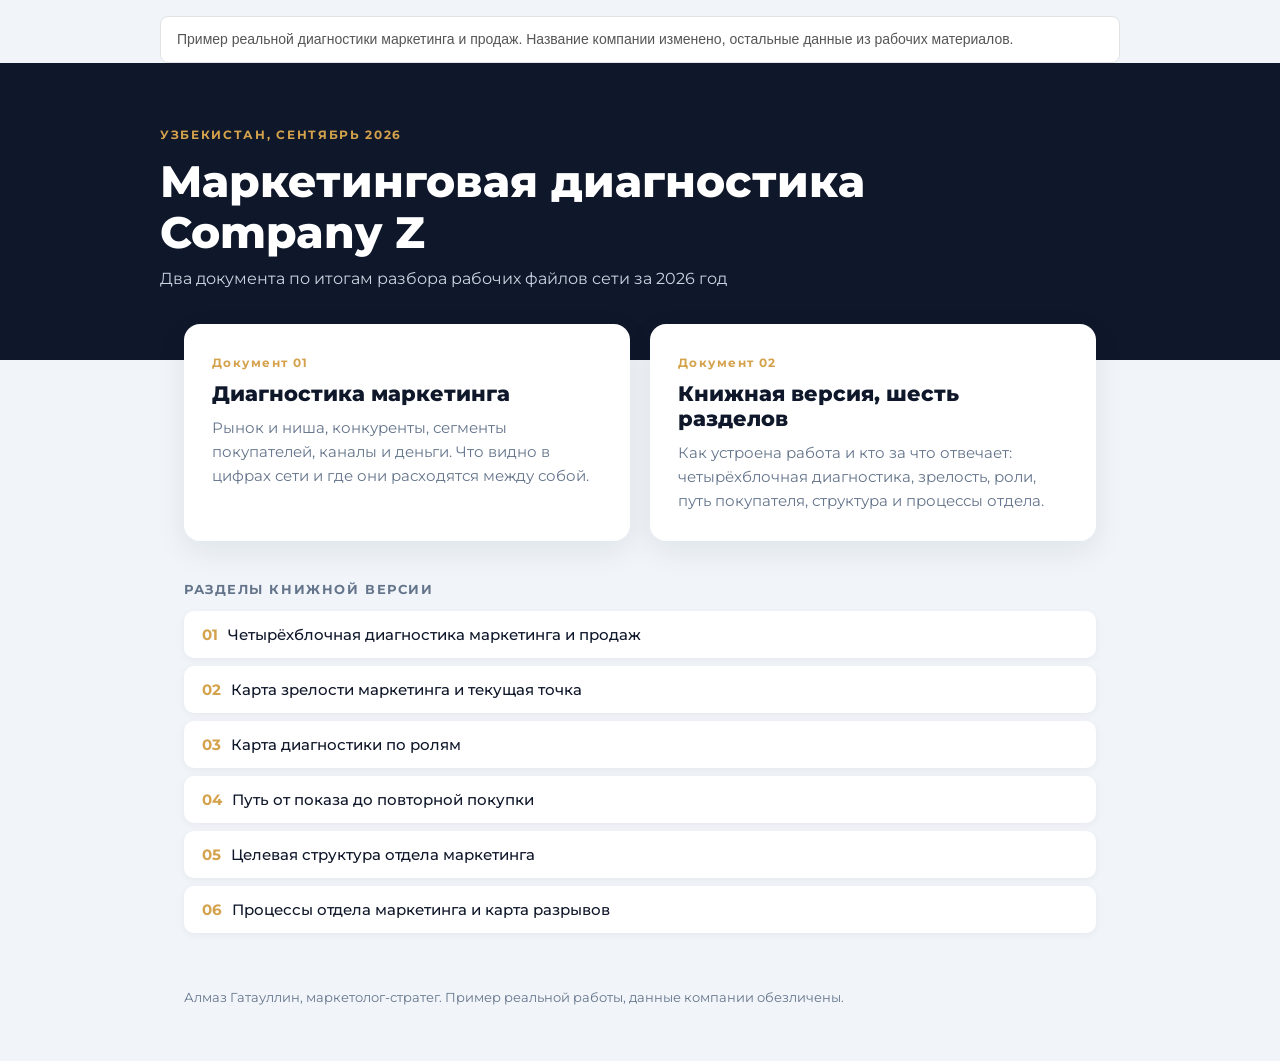
<file: index.html>
<!DOCTYPE html>
<html lang="ru">
<head>
<meta charset="utf-8">
<meta name="viewport" content="width=device-width, initial-scale=1">
<meta name="robots" content="noindex, nofollow">
<title>Маркетинговая диагностика: Company Z</title>
<link rel="preconnect" href="https://fonts.googleapis.com">
<link href="https://fonts.googleapis.com/css2?family=Montserrat:wght@400;500;600;700;800;900&display=swap" rel="stylesheet">
<style>
  :root { --bg:#0f172a; --card:#ffffff; --text:#0f172a; --muted:#64748b; --accent:#d4a24c; }
  * { box-sizing:border-box; }
  body { margin:0; font-family:'Montserrat',system-ui,sans-serif; background:#f1f5f9; color:var(--text); }
  .hero { background:var(--bg); color:#fff; padding:64px 24px 72px; }
  .wrap { max-width:960px; margin:0 auto; }
  .eyebrow { font-size:12px; letter-spacing:.14em; text-transform:uppercase; color:var(--accent); font-weight:700; margin:0 0 14px; }
  h1 { font-size:clamp(28px,4vw,44px); line-height:1.15; margin:0 0 12px; font-weight:800; }
  .sub { color:#cbd5e1; font-size:16px; margin:0; }
  .cards { max-width:960px; margin:-36px auto 40px; padding:0 24px; display:grid; gap:20px; grid-template-columns:repeat(auto-fit,minmax(300px,1fr)); }
  .card { background:var(--card); border-radius:16px; padding:28px; text-decoration:none; color:inherit; box-shadow:0 10px 30px rgba(15,23,42,.08); display:block; transition:transform .15s ease, box-shadow .15s ease; }
  .card:hover { transform:translateY(-3px); box-shadow:0 16px 40px rgba(15,23,42,.14); }
  .num { font-size:12px; font-weight:700; color:var(--accent); letter-spacing:.12em; }
  .card h2 { font-size:21px; margin:10px 0 10px; font-weight:800; }
  .card p { margin:0; color:var(--muted); font-size:15px; line-height:1.6; }
  .toc { max-width:960px; margin:0 auto 56px; padding:0 24px; }
  .toc h3 { font-size:13px; letter-spacing:.12em; text-transform:uppercase; color:var(--muted); font-weight:700; margin:0 0 14px; }
  .toc ol { margin:0; padding:0; list-style:none; display:grid; gap:8px; }
  .toc a { display:block; background:#fff; border-radius:10px; padding:14px 18px; text-decoration:none; color:var(--text); font-size:15px; font-weight:500; box-shadow:0 2px 8px rgba(15,23,42,.05); }
  .toc a:hover { box-shadow:0 6px 18px rgba(15,23,42,.10); }
  .toc b { color:var(--accent); margin-right:10px; font-weight:700; }
  footer { max-width:960px; margin:0 auto 56px; padding:0 24px; color:var(--muted); font-size:13px; }
</style>
</head>
<body><div style="padding:16px 16px 0"><div style="max-width:960px;margin:0 auto;padding:12px 16px;border:1px solid #e2e2e2;border-radius:8px;background:#fff;color:#555;font:14px/1.5 -apple-system,BlinkMacSystemFont,sans-serif">Пример реальной диагностики маркетинга и продаж. Название компании изменено, остальные данные из рабочих материалов.</div></div>
  <section class="hero">
    <div class="wrap">
      <p class="eyebrow">Узбекистан, сентябрь 2026</p>
      <h1>Маркетинговая диагностика<br>Company Z</h1>
      <p class="sub">Два документа по итогам разбора рабочих файлов сети за 2026 год</p>
    </div>
  </section>
  <div class="cards">
    <a class="card" href="diagnostika.html">
      <span class="num">Документ 01</span>
      <h2>Диагностика маркетинга</h2>
      <p>Рынок и ниша, конкуренты, сегменты покупателей, каналы и деньги. Что видно в цифрах сети и где они расходятся между собой.</p>
    </a>
    <a class="card" href="kniga/">
      <span class="num">Документ 02</span>
      <h2>Книжная версия, шесть разделов</h2>
      <p>Как устроена работа и кто за что отвечает: четырёхблочная диагностика, зрелость, роли, путь покупателя, структура и процессы отдела.</p>
    </a>
  </div>
  <div class="toc">
    <h3>Разделы книжной версии</h3>
    <ol>
      <li><a href="kniga/02.html"><b>01</b>Четырёхблочная диагностика маркетинга и продаж</a></li>
      <li><a href="kniga/03.html"><b>02</b>Карта зрелости маркетинга и текущая точка</a></li>
      <li><a href="kniga/04.html"><b>03</b>Карта диагностики по ролям</a></li>
      <li><a href="kniga/06.html"><b>04</b>Путь от показа до повторной покупки</a></li>
      <li><a href="kniga/07.html"><b>05</b>Целевая структура отдела маркетинга</a></li>
      <li><a href="kniga/08.html"><b>06</b>Процессы отдела маркетинга и карта разрывов</a></li>
    </ol>
  </div>
  <footer>Алмаз Гатауллин, маркетолог-стратег. Пример реальной работы, данные компании обезличены.</footer>
</body>
</html>
</file>
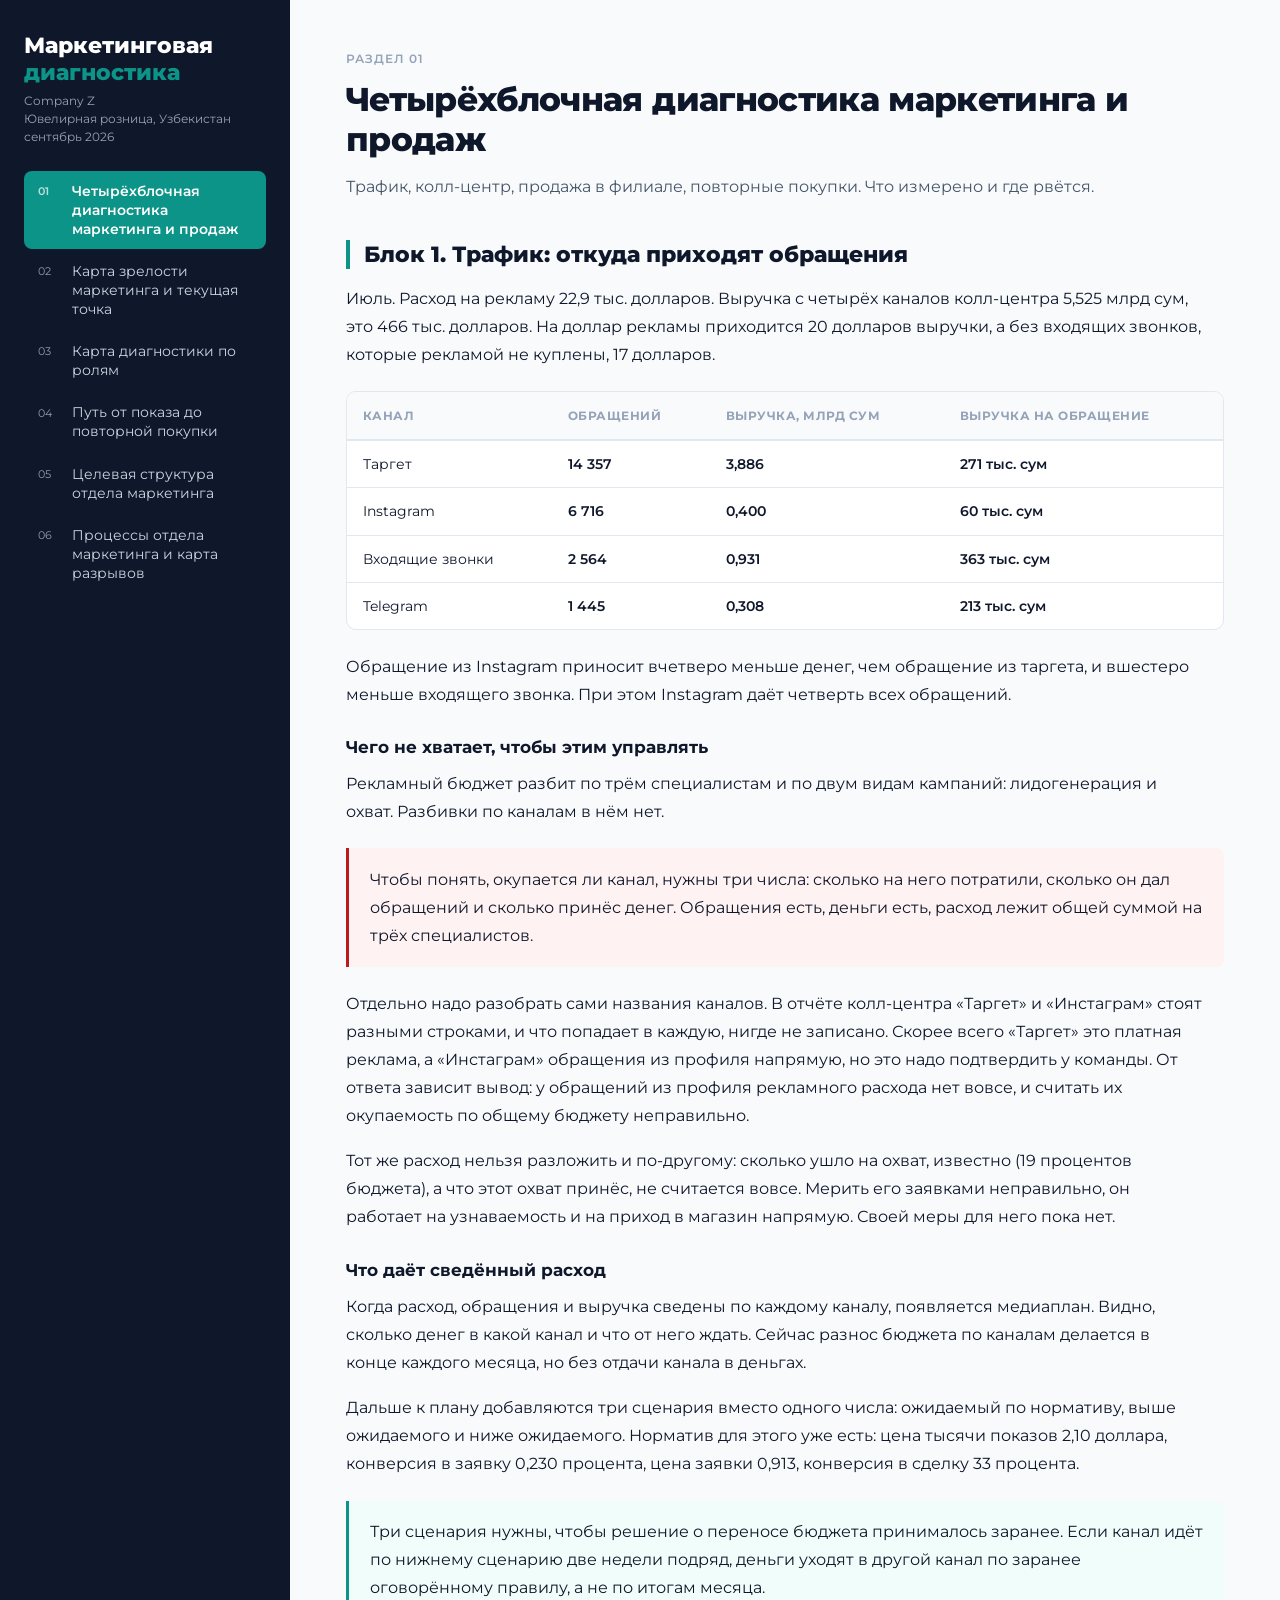
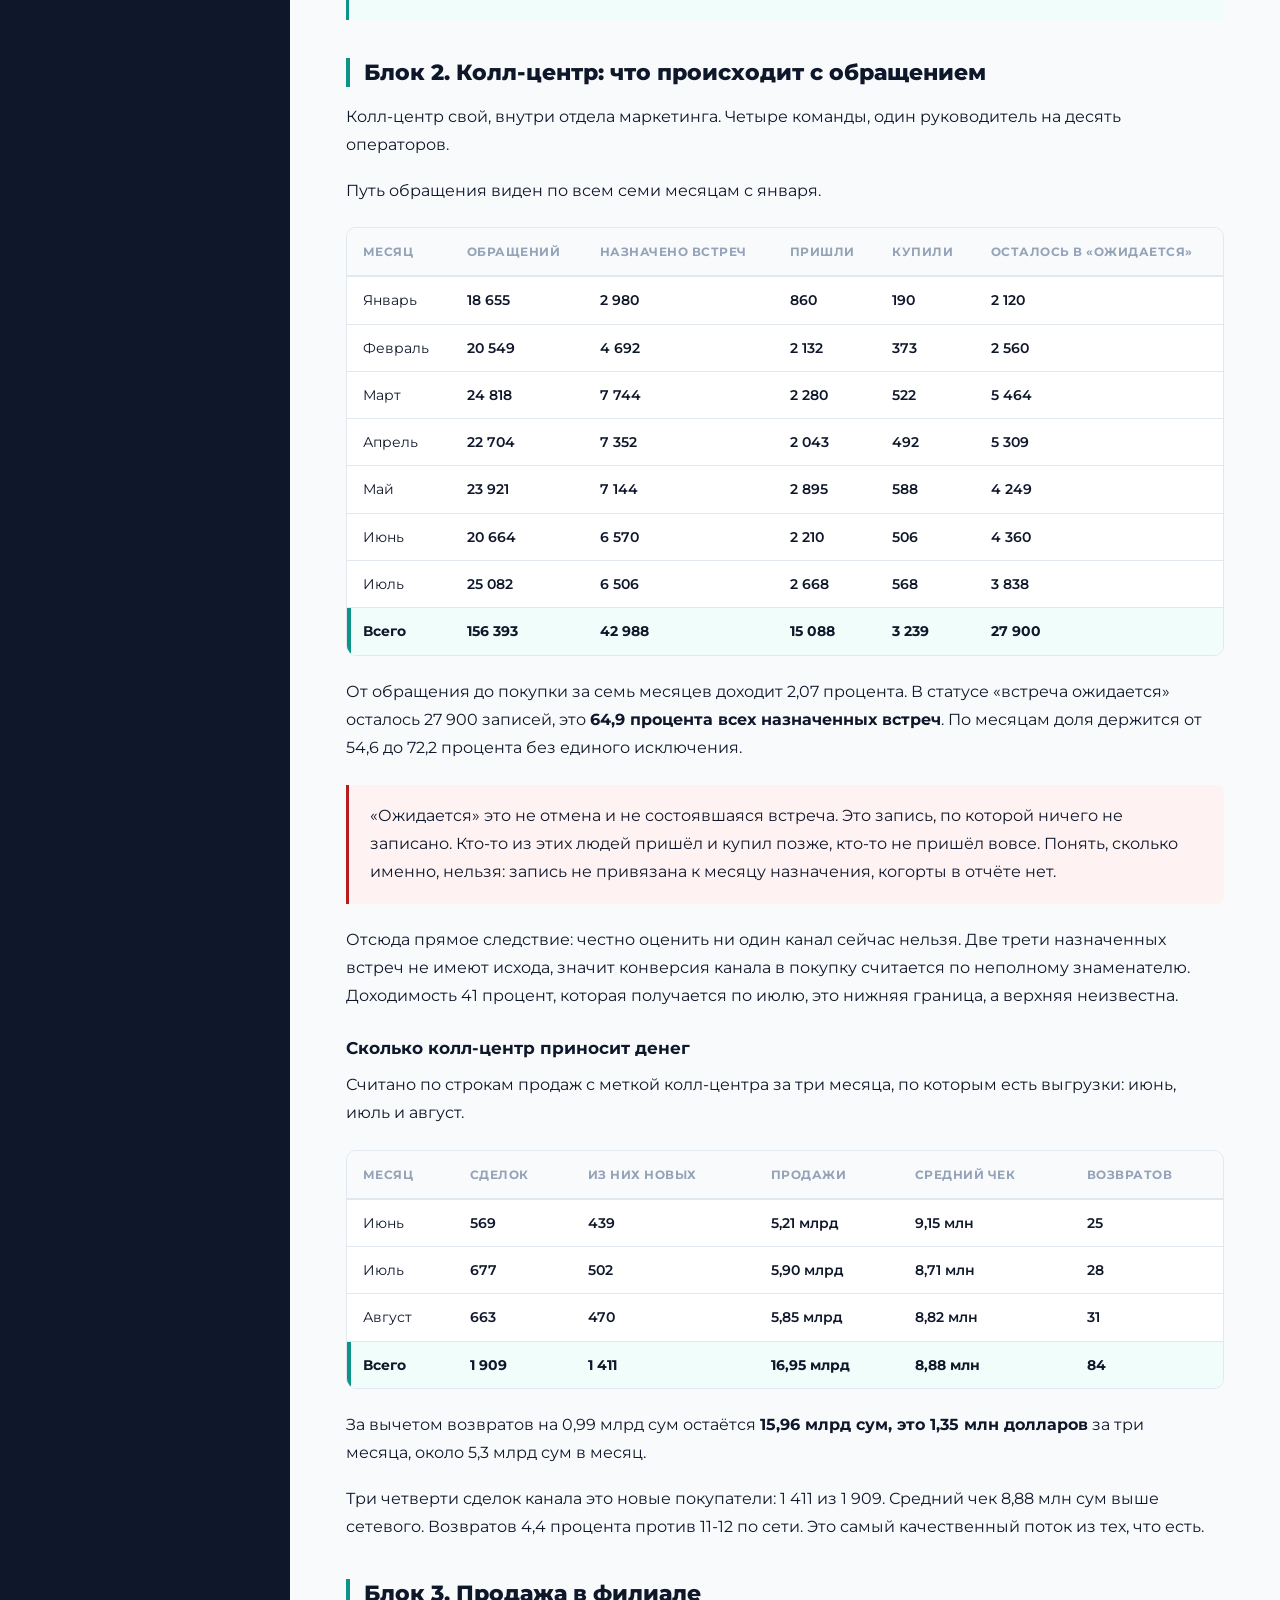
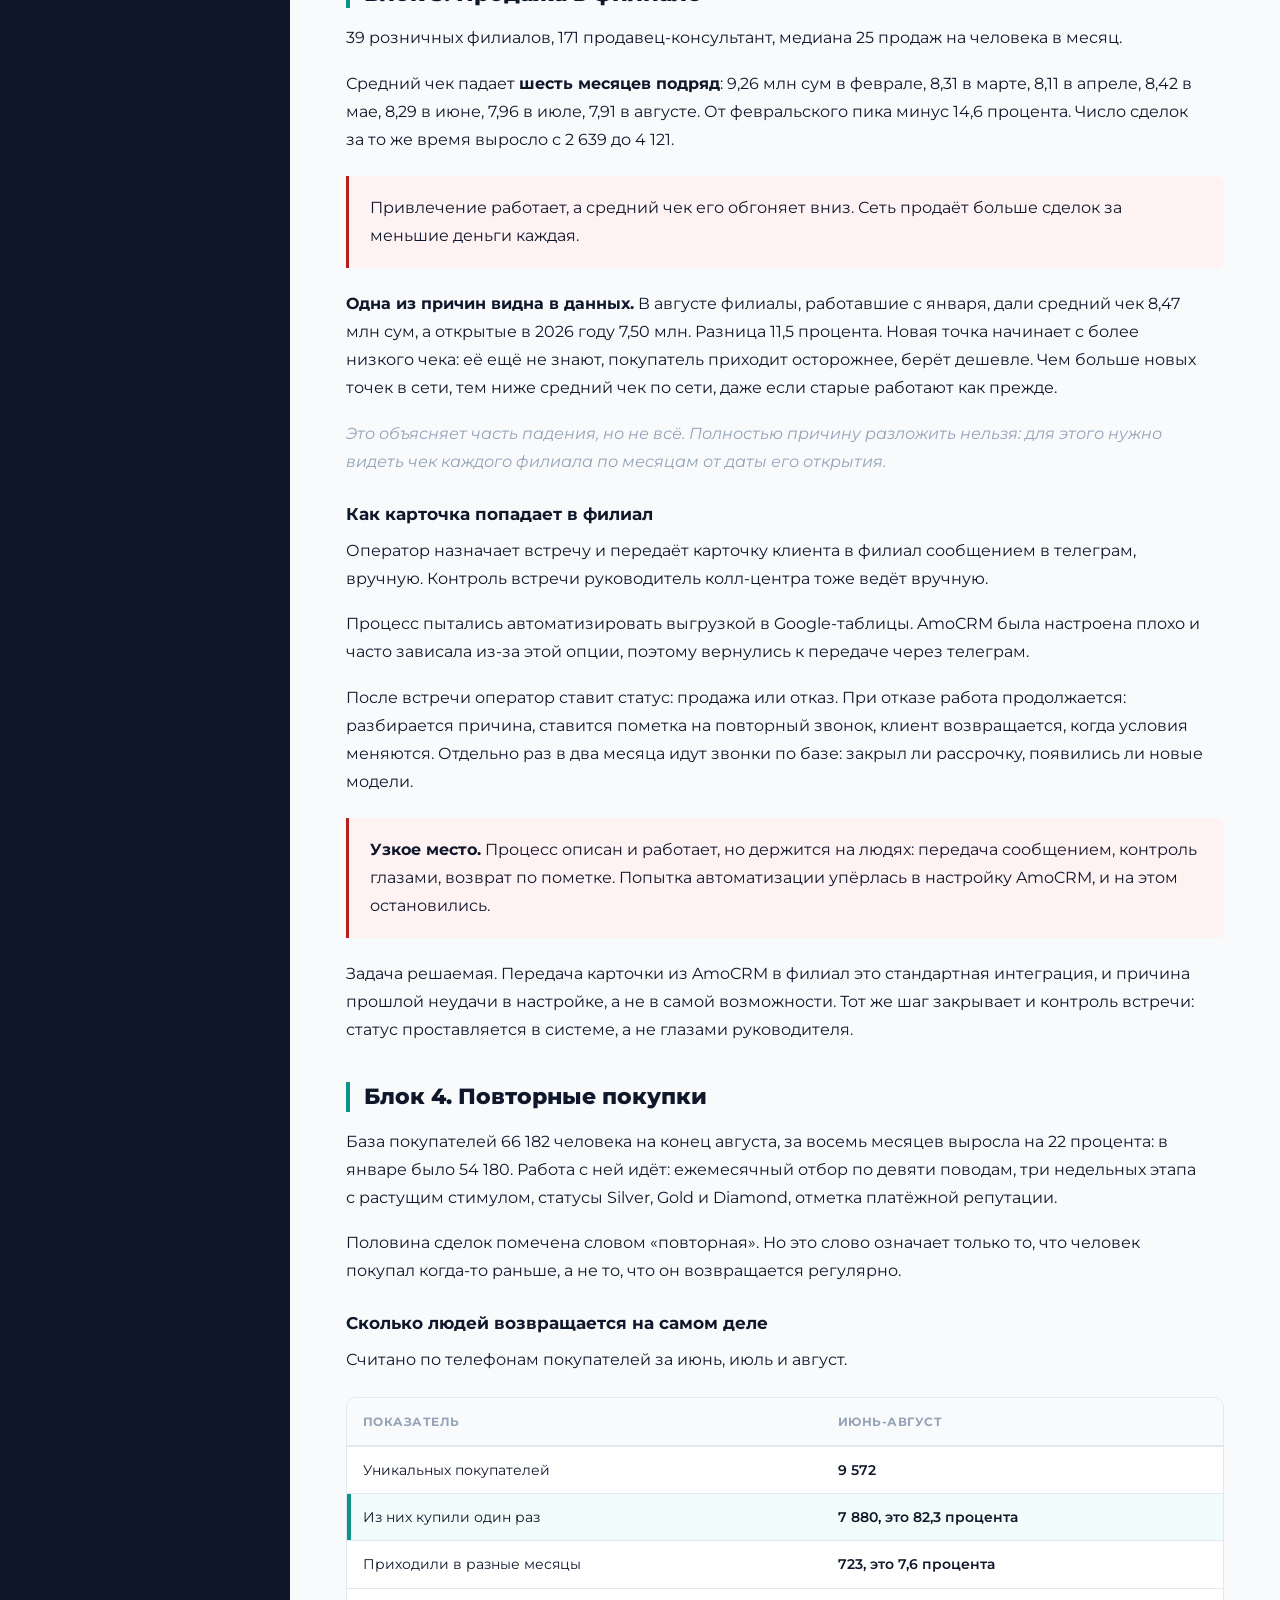
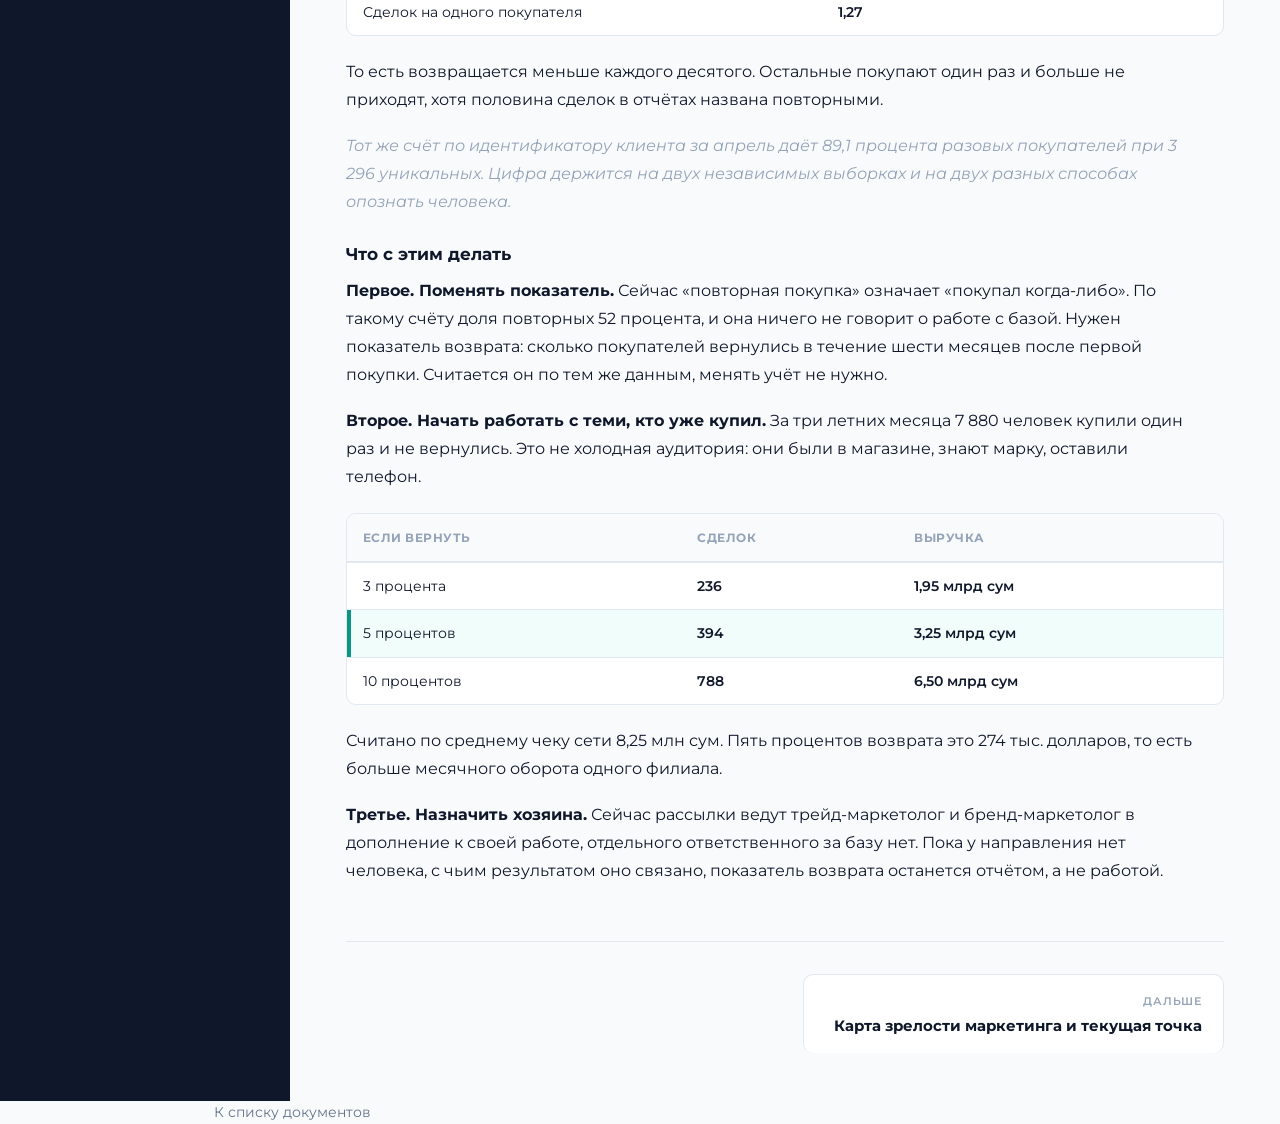
<file: kniga/index.html>
<!DOCTYPE html>
<html lang="ru"><head>
<meta name="robots" content="noindex, nofollow"><meta charset="utf-8">
<meta http-equiv="refresh" content="0; url=02.html">
<title>Книжная версия, Company Z</title></head>
<body><a href="02.html">Открыть первый раздел</a></body></html>
</file>
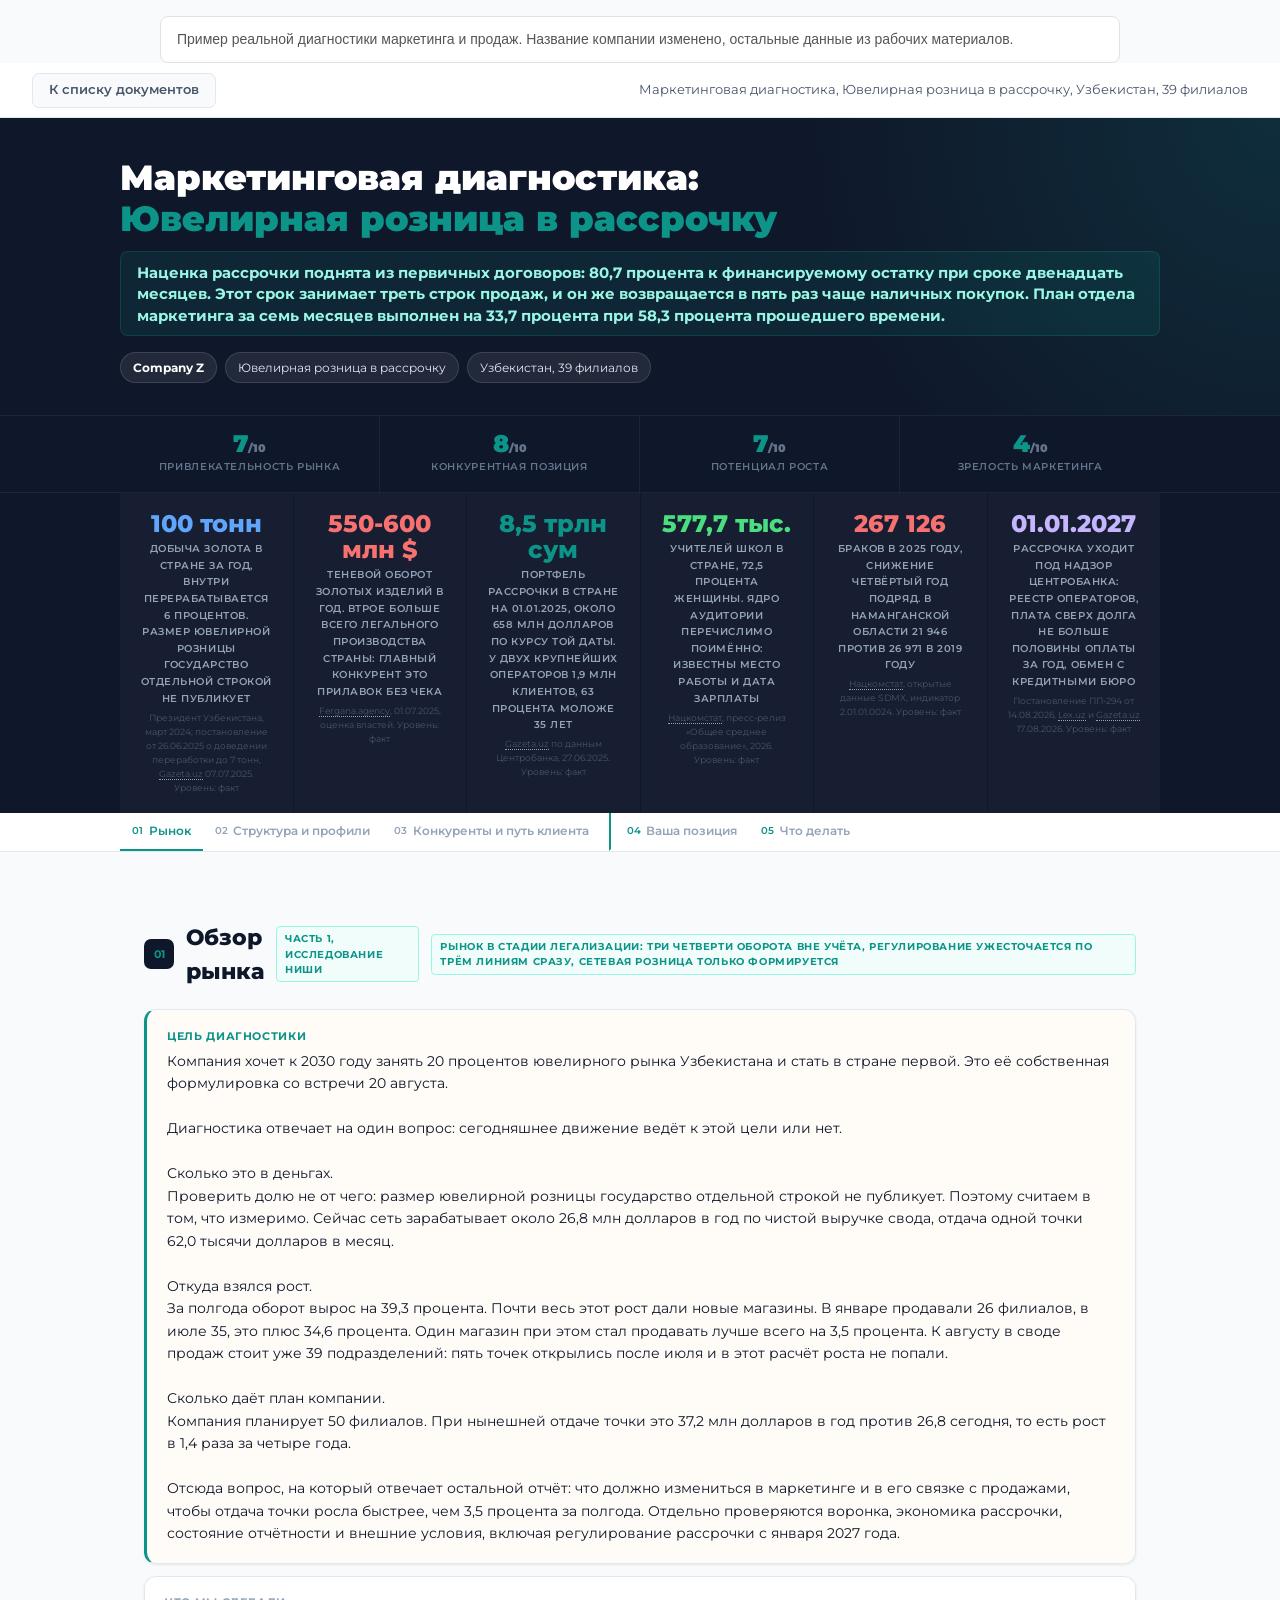
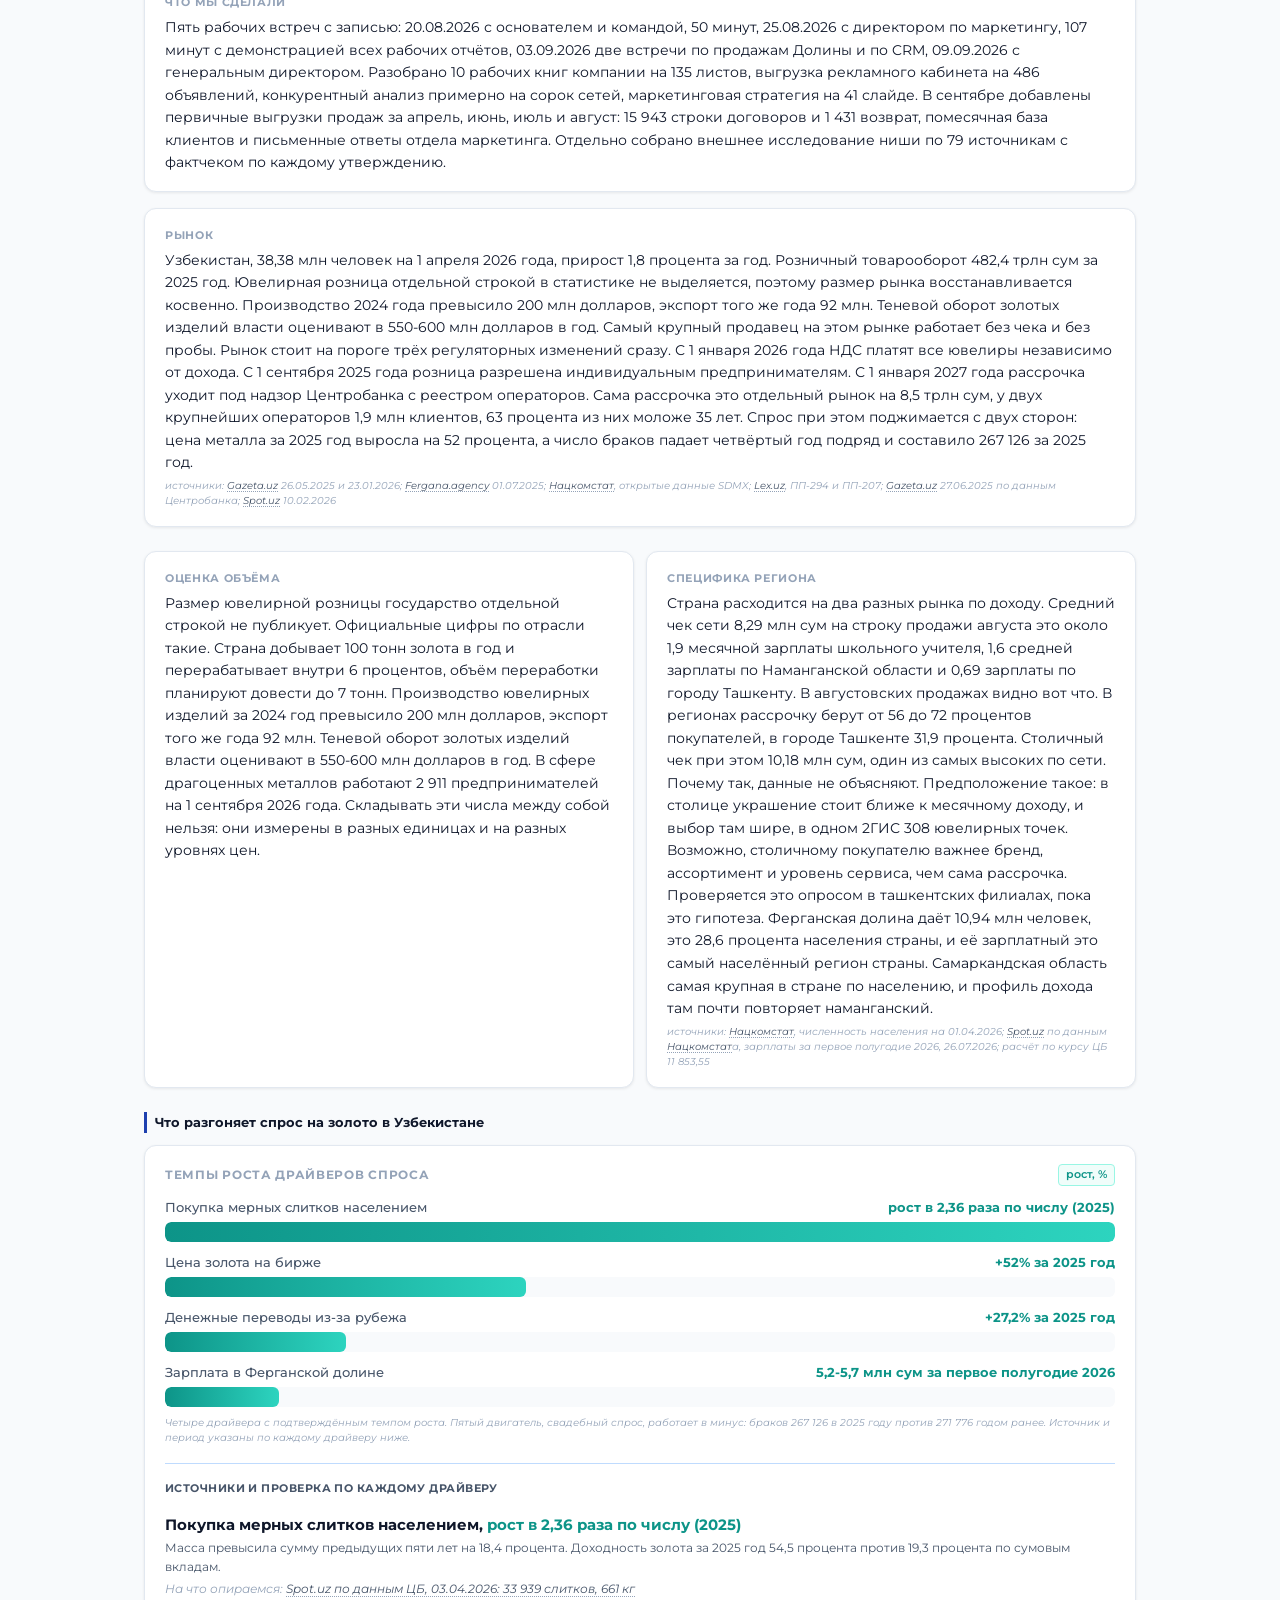
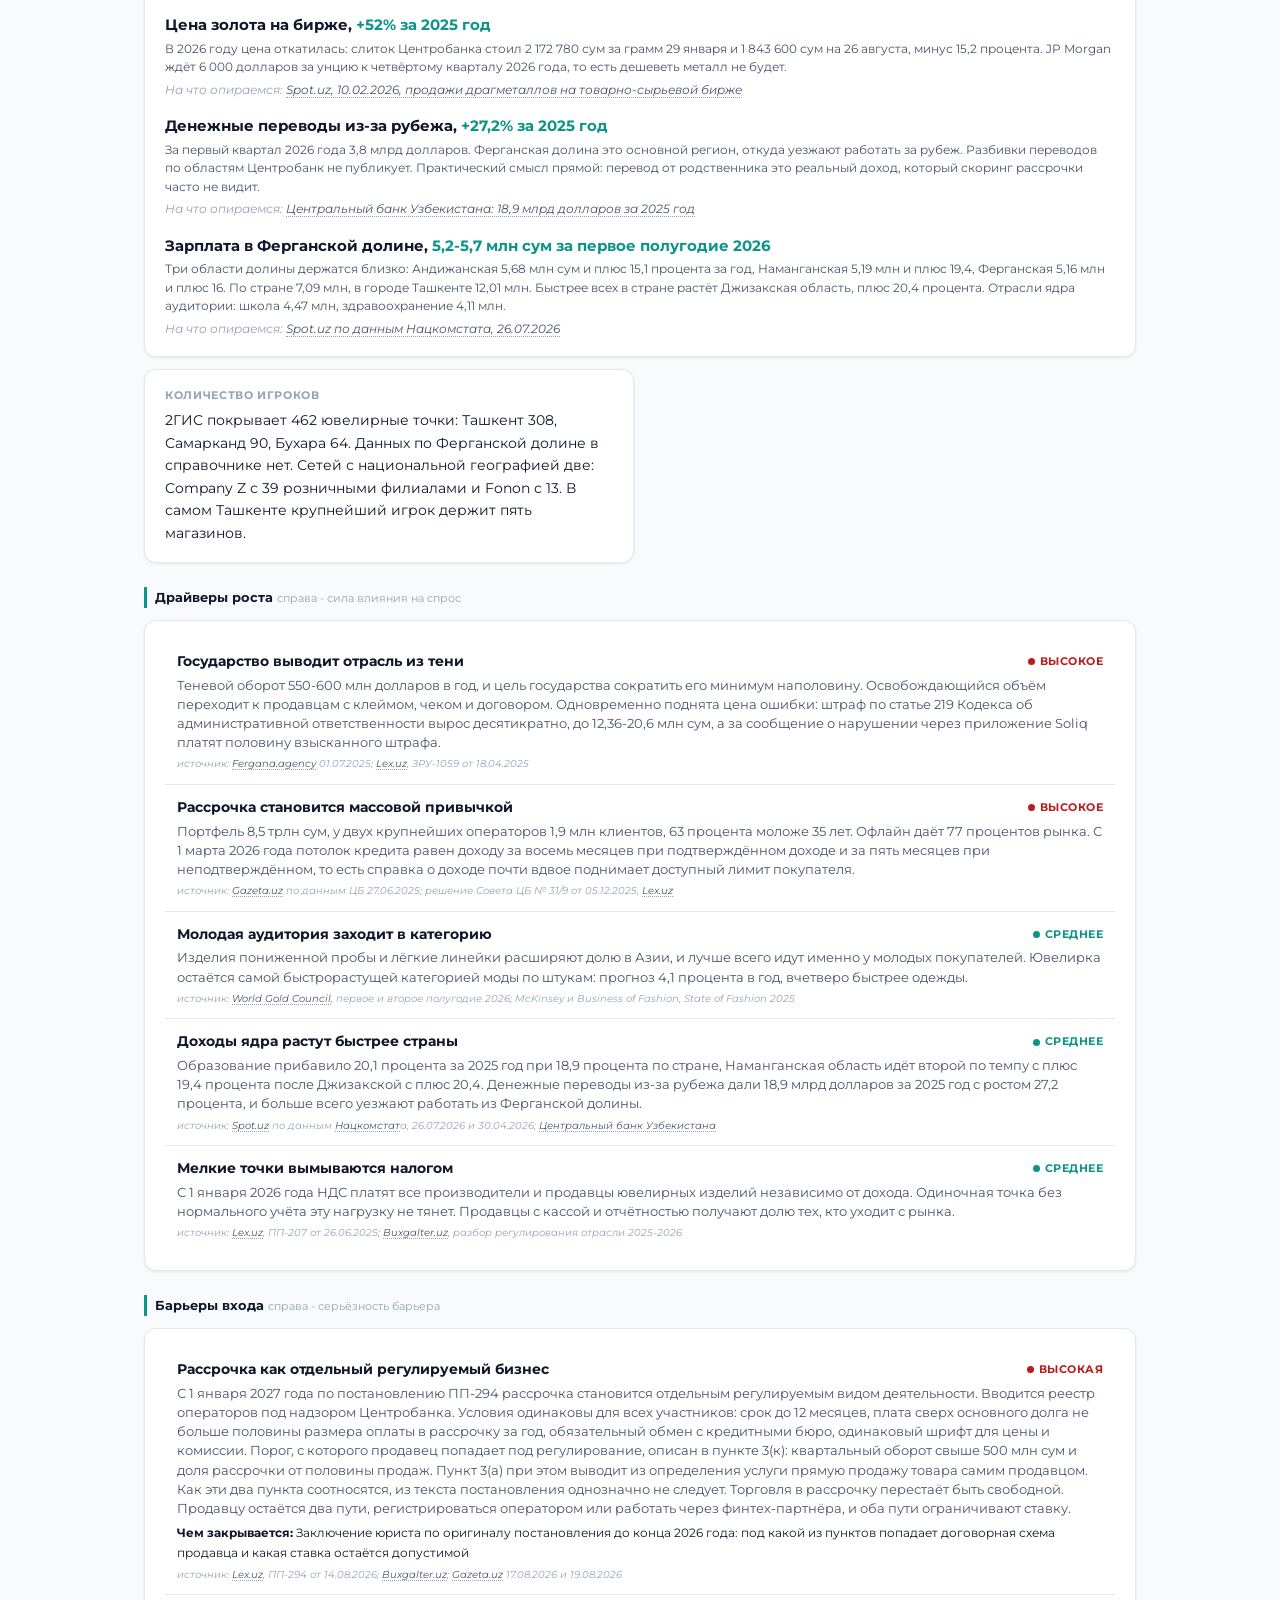
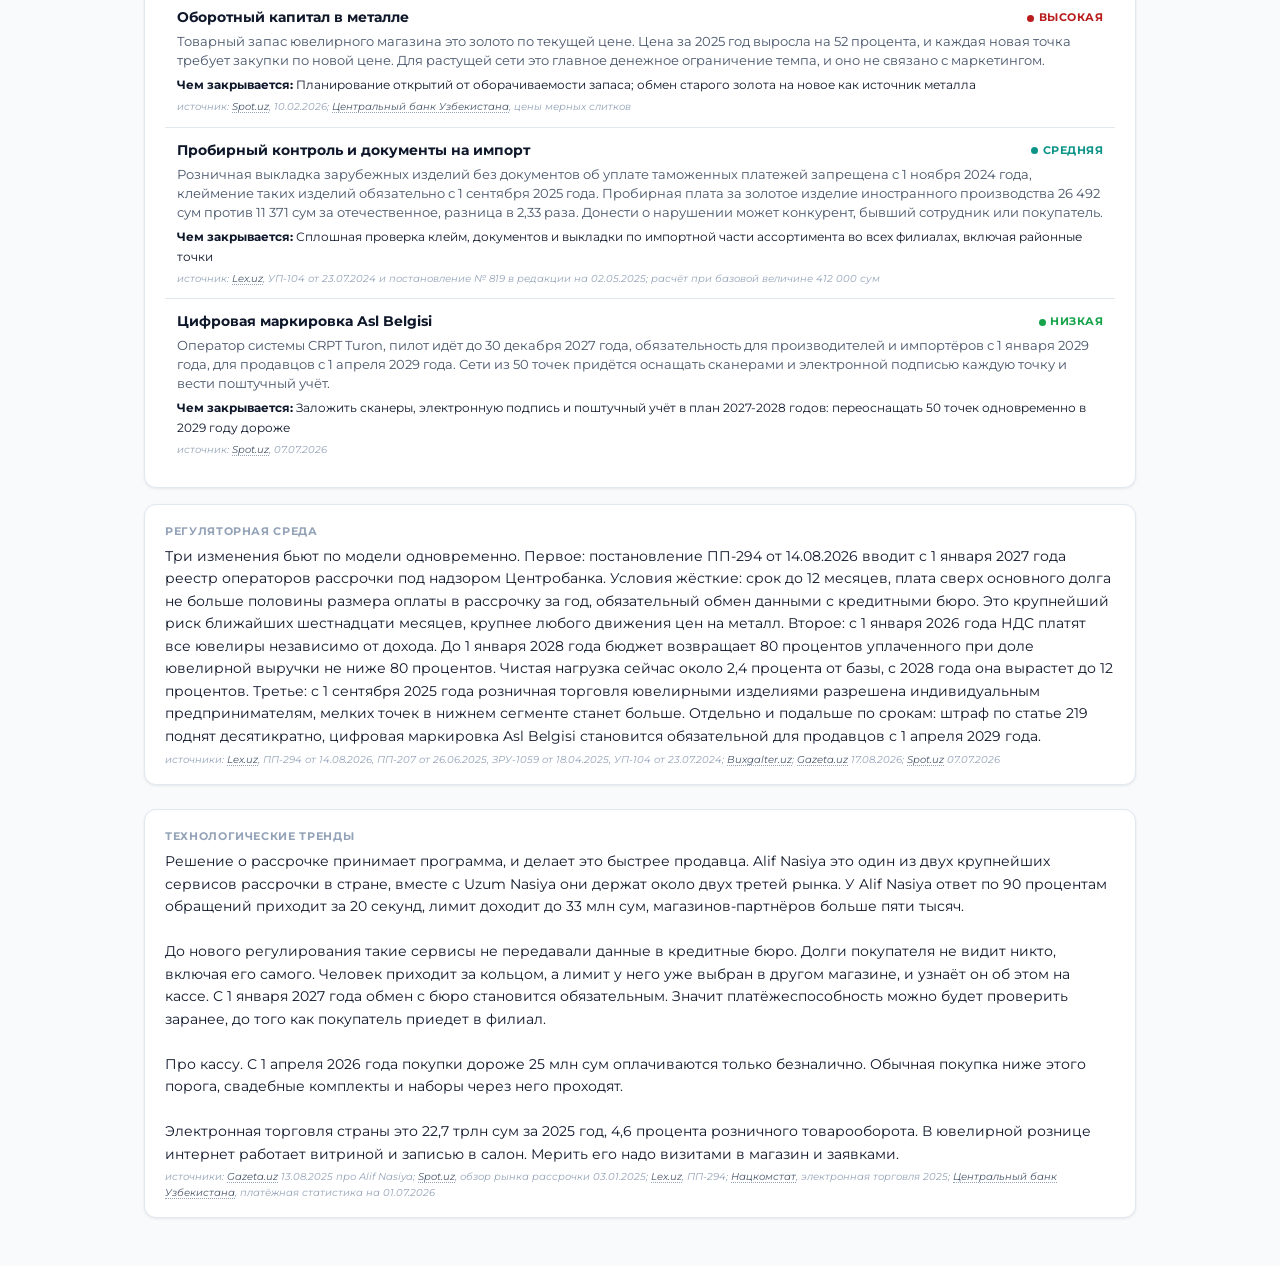
<file: diagnostika.html>
<!DOCTYPE html>
<html lang="ru">
<head>
<meta name="robots" content="noindex, nofollow">
  <meta charset="UTF-8">
  <meta name="viewport" content="width=device-width, initial-scale=1.0">
  <title>Маркетинговая диагностика - Ювелирная розница в рассрочку, Узбекистан, 39 филиалов</title>
  <link rel="preconnect" href="https://fonts.googleapis.com">
  <link href="https://fonts.googleapis.com/css2?family=Montserrat:wght@400;500;600;700;800;900&display=swap" rel="stylesheet">
  <script src="vendor/chart.umd.min.js"></script>
  <script src="vendor/chartjs-plugin-annotation.min.js"></script>
  <link rel="stylesheet" href="static/print.css" media="print">
  <style>
    *, *::before, *::after { box-sizing: border-box; margin: 0; padding: 0; }
    :root {
      --accent: #0d9488; --accent-light: #f0fdfa; --accent-border: #99f6e4;
      --text: #0f172a; --text2: #475569; --text3: #94a3b8; --border: #e2e8f0;
      --bg: #f8fafc; --bg-card: #ffffff;
      --shadow-sm: 0 1px 3px rgba(0,0,0,0.08); --shadow-md: 0 4px 12px rgba(0,0,0,0.1);
      --green: #16a34a; --green-bg: #f0fdf4; --green-border: #86efac;
      --blue: #1e40af;  --blue-bg: #eff6ff;  --blue-border: #bfdbfe;
      --red: #b91c1c;   --red-bg: #fef2f2;   --red-border: #fca5a5;
      --purple: #6b21a8; --purple-bg: #faf5ff; --purple-border: #d8b4fe;
      --cyan: #0891b2;  --cyan-bg: #ecfeff;  --cyan-border: #a5f3fc;
    }
    body { font-family: 'Montserrat', -apple-system, sans-serif; color: var(--text); background: var(--bg); font-size: 15px; line-height: 1.6; -webkit-font-smoothing: antialiased; }
    .mono { font-family: 'Montserrat', monospace; }

    /* ── PDF BAR ── */
    .pdf-bar { background: var(--bg-card); border-bottom: 1px solid var(--border); padding: .6rem 2rem; display: flex; align-items: center; justify-content: space-between; }
    .pdf-bar__text { font-size: .8rem; color: var(--text2); }
    .pdf-btn { display: inline-flex; align-items: center; gap: .4rem; background: var(--bg); border: 1.5px solid var(--border); border-radius: 7px; padding: .4rem 1rem; font-size: .8rem; font-weight: 600; color: var(--text2); text-decoration: none; transition: all .15s; cursor: pointer; }
    .pdf-btn:hover { border-color: var(--accent); color: var(--accent); background: var(--accent-light); }

    /* ── COVER ── */
    .cover { background: var(--text); color: #fff; padding: 2.5rem 2rem 2rem; position: relative; overflow: hidden; }
    .cover::before { content: ''; position: absolute; top: 0; right: 0; width: 500px; height: 500px; background: radial-gradient(circle at top right, rgba(13,148,136,.18), transparent 70%); pointer-events: none; }
    .cover-inner { max-width: 1040px; margin: 0 auto; position: relative; }
    .cover-brand { font-size: .72rem; color: #64748b; text-transform: uppercase; letter-spacing: .1em; margin-bottom: .4rem; }
    .cover-title { font-size: clamp(1.4rem, 3.5vw, 2.2rem); font-weight: 900; line-height: 1.15; margin-bottom: .5rem; }
    .cover-title span { color: var(--accent); }
    .cover-meta { display: flex; flex-wrap: wrap; gap: .5rem; margin-top: 1rem; }
    .cover-chip { display: inline-flex; align-items: center; gap: .4rem; background: rgba(255,255,255,.08); border: 1px solid rgba(255,255,255,.12); padding: .3rem .75rem; border-radius: 16px; font-size: .75rem; color: #e2e8f0; }
    .cover-chip strong { color: #fff; }

    /* ── SCORES BAR ── */
    .scores-bar { background: var(--text); border-top: 1px solid rgba(255,255,255,.06); }
    .scores-bar-inner { max-width: 1040px; margin: 0 auto; display: grid; grid-template-columns: repeat(4, 1fr); }
    @media (max-width: 600px) { .scores-bar-inner { grid-template-columns: repeat(2, 1fr); } }
    .score-item { padding: 1rem 1.2rem; border-right: 1px solid rgba(255,255,255,.06); text-align: center; }
    .score-item:last-child { border-right: none; }
    .score-val { font-size: 1.5rem; font-weight: 900; color: var(--accent); font-family: 'Montserrat', monospace; line-height: 1; margin-bottom: .2rem; }
    .score-lbl { font-size: .65rem; color: #64748b; text-transform: uppercase; letter-spacing: .06em; font-weight: 600; }

    /* ── TABS ── */
    .tab-nav { position: sticky; top: 0; z-index: 100; background: rgba(255,255,255,.97); backdrop-filter: blur(8px); border-bottom: 1px solid var(--border); padding: 0 1rem; overflow-x: auto; scrollbar-width: none; }
    .tab-nav::-webkit-scrollbar { display: none; }
    .tab-nav-inner { max-width: 1040px; margin: 0 auto; display: flex; gap: 0; }
    @media print {
      * { -webkit-print-color-adjust: exact !important; print-color-adjust: exact !important; }
      .pdf-bar, .tab-nav, #bottomBar { display: none !important; }
      .tab-panel { display: block !important; }
      .sh, .card, .icp, .cjm-card, .comp-card, .trend-card, .seg-card, .chart-card, .hfunnel > div, .hbars > div { page-break-inside: avoid; }
      a { text-decoration: none !important; color: inherit !important; }
    }
    .tab-btn { display: inline-flex; align-items: center; gap: .35rem; padding: .7rem .75rem; font-size: .72rem; font-weight: 600; color: var(--text3); background: none; border: none; border-bottom: 2.5px solid transparent; white-space: nowrap; cursor: pointer; transition: color .15s, border-color .15s; font-family: inherit; }
    .tab-btn:hover { color: var(--text2); }
    .tab-btn.active { color: var(--accent); border-bottom-color: var(--accent); }
    .tab-btn .tab-num { font-family: 'Montserrat', monospace; font-size: .65rem; }

    /* ── PANELS ── */
    .tab-panel { display: none; }
    .tab-panel.active { display: block; }
    .panel-body { max-width: 1040px; margin: 0 auto; padding: 1.75rem 1.5rem 3rem; }

    /* ── SECTION HEADER ── */
    .sh { display: flex; align-items: center; gap: .75rem; margin-bottom: 1.25rem; }
    .sh-num { min-width: 30px; height: 30px; background: var(--text); color: var(--accent); border-radius: 7px; font-size: .68rem; font-weight: 700; font-family: 'Montserrat', monospace; display: flex; align-items: center; justify-content: center; flex-shrink: 0; }
    .sh-title { font-size: 1.35rem; font-weight: 800; color: var(--text); flex: 1; }
    .sh-badge { font-size: .62rem; font-weight: 700; text-transform: uppercase; letter-spacing: .06em; padding: .2rem .5rem; border-radius: 4px; background: var(--accent-light); color: var(--accent); border: 1px solid var(--accent-border); }

    /* ── SUB HEADER ── */
    .sub-h { font-size: .82rem; font-weight: 700; color: var(--text); margin: 1.5rem 0 .75rem; padding-left: .5rem; border-left: 3px solid var(--accent); }

    /* ── CARD ── */
    .card { background: var(--bg-card); border: 1px solid var(--border); border-radius: 12px; padding: 1.1rem 1.25rem; box-shadow: var(--shadow-sm); }
    .card + .card { margin-top: .75rem; }

    /* ── KV ── */
    .kv-label { font-size: .67rem; font-weight: 700; text-transform: uppercase; letter-spacing: .06em; color: var(--text3); margin-bottom: .3rem; }
    .kv-value { font-size: .88rem; color: var(--text); line-height: 1.6; }
    .prose { white-space: pre-line; }

    /* ── GRID HELPERS ── */
    .grid-2 { display: grid; grid-template-columns: 1fr 1fr; gap: .75rem; }
    .grid-3 { display: grid; grid-template-columns: repeat(3, 1fr); gap: .75rem; }
    .grid-4 { display: grid; grid-template-columns: repeat(4, 1fr); gap: .75rem; }
    .grid-full { grid-column: 1 / -1; }
    @media (max-width: 700px) { .grid-2, .grid-3, .grid-4 { grid-template-columns: 1fr; } }

    /* ── TAG/CHIP ── */
    .tag { display: inline-block; padding: .2rem .55rem; border-radius: 4px; font-size: .72rem; font-weight: 600; margin: .15rem .15rem 0 0; }
    .tag-orange { background: var(--accent-light); color: var(--accent); border: 1px solid var(--accent-border); }
    .tag-green { background: var(--green-bg); color: var(--green); border: 1px solid var(--green-border); }
    .tag-blue { background: var(--blue-bg); color: var(--blue); border: 1px solid var(--blue-border); }
    .tag-red { background: var(--red-bg); color: var(--red); border: 1px solid var(--red-border); }
    .tag-amber { background: #fffbeb; color: #b45309; border: 1px solid #fcd34d; }
    .tag-purple { background: var(--purple-bg); color: var(--purple); border: 1px solid var(--purple-border); }
    .tag-cyan { background: var(--cyan-bg); color: var(--cyan); border: 1px solid var(--cyan-border); }
    .tag-gray { background: var(--bg); color: var(--text2); border: 1px solid var(--border); }

    /* ── IMPACT DOT ── */
    .impact { display: inline-flex; align-items: center; gap: .3rem; font-size: .68rem; font-weight: 700; text-transform: uppercase; letter-spacing: .04em; }
    .impact-dot { width: 7px; height: 7px; border-radius: 50%; }
    .impact-high .impact-dot { background: var(--red); }
    .impact-high { color: var(--red); }
    .impact-medium .impact-dot { background: var(--accent); }
    .impact-medium { color: var(--accent); }
    .impact-low .impact-dot { background: var(--green); }
    .impact-low { color: var(--green); }

    /* ── CHART CARD ── */
    .chart-card { background: var(--bg-card); border: 1px solid var(--border); border-radius: 12px; padding: 1.1rem 1.25rem; box-shadow: var(--shadow-sm); margin-top: .75rem; }
    .chart-title { font-size: .72rem; font-weight: 700; text-transform: uppercase; letter-spacing: .06em; color: var(--text3); margin-bottom: .75rem; display: flex; align-items: center; justify-content: space-between; }
    .chart-badge { font-size: .68rem; font-weight: 600; background: var(--accent-light); color: var(--accent); border: 1px solid var(--accent-border); padding: .1rem .45rem; border-radius: 4px; font-family: 'Montserrat', monospace; text-transform: none; letter-spacing: 0; }
    .chart-canvas-wrap { position: relative; }

    /* ── EXECUTIVE SUMMARY ── */
    .exec-summary { background: #fffbf7; border: 1px solid var(--accent-border); border-radius: 12px; padding: 1.5rem; margin-bottom: 1.25rem; font-size: 1rem; line-height: 1.7; color: var(--text); white-space: pre-line; }

    /* ── CONCLUSION ITEM ── */
    .conc-item { display: flex; align-items: flex-start; gap: .75rem; padding: .75rem 1rem; background: var(--bg-card); border: 1px solid var(--border); border-radius: 10px; margin-bottom: .5rem; }
    .conc-num { min-width: 22px; height: 22px; background: var(--accent); color: #fff; border-radius: 4px; font-size: .65rem; font-weight: 700; font-family: 'Montserrat', monospace; display: flex; align-items: center; justify-content: center; flex-shrink: 0; margin-top: .1rem; }
    .conc-text { font-size: .85rem; color: var(--text); line-height: 1.55; }

    /* ── DRIVER / BARRIER ROWS ── */
    .driver-row { display: flex; align-items: flex-start; gap: .75rem; padding: .75rem; border-bottom: 1px solid var(--border); }
    .driver-row:last-child { border-bottom: none; }

    /* ── TREND ITEM ── */
    .trend-card { background: var(--bg-card); border: 1px solid var(--border); border-radius: 10px; padding: 1rem 1.1rem; margin-bottom: .625rem; }
    .trend-head { display: flex; justify-content: space-between; align-items: center; margin-bottom: .4rem; }
    .trend-title { font-size: .88rem; font-weight: 700; color: var(--text); }
    .trend-desc { font-size: .82rem; color: var(--text2); line-height: 1.55; margin-bottom: .5rem; }
    .trend-meta { display: flex; gap: .5rem; flex-wrap: wrap; }

    /* ── SEGMENT CARD ── */
    .seg-card { background: var(--bg-card); border: 1px solid var(--border); border-radius: 10px; padding: 1rem 1.1rem; }
    .seg-name { font-size: .88rem; font-weight: 700; color: var(--text); margin-bottom: .3rem; }
    .seg-desc { font-size: .8rem; color: var(--text2); line-height: 1.5; margin-bottom: .5rem; }
    .seg-stats { display: flex; flex-wrap: wrap; gap: .4rem; }
    .seg-stat { font-size: .68rem; font-weight: 600; padding: .15rem .4rem; border-radius: 3px; background: var(--bg); color: var(--text2); border: 1px solid var(--border); }

    /* ── КАРТОЧКА ПРОФИЛЯ ── */
    .icp { background: var(--bg-card); border: 1px solid var(--border); border-radius: 14px; overflow: hidden; box-shadow: var(--shadow-sm); margin-bottom: 1rem; }
    .icp-head { display: flex; align-items: center; gap: 1rem; padding: 1.25rem 1.5rem; background: linear-gradient(135deg, #fefce8 0%, #f0fdfa 100%); border-bottom: 1px solid var(--accent-border); }
    .icp-initials { width: 48px; height: 48px; background: var(--accent); color: #fff; border-radius: 12px; font-size: .9rem; font-weight: 800; display: flex; align-items: center; justify-content: center; flex-shrink: 0; }
    .icp-name { font-size: 1rem; font-weight: 800; color: var(--text); }
    .icp-role { font-size: .72rem; font-weight: 600; background: var(--bg); border: 1px solid var(--border); padding: .15rem .5rem; border-radius: 12px; color: var(--text2); display: inline-block; margin-top: .25rem; }
    .icp-desc { font-size: .82rem; color: var(--text2); margin-top: .35rem; line-height: 1.5; }
    .icp-body { padding: 1.25rem 1.5rem; display: grid; grid-template-columns: 1fr 1fr; gap: 1rem; }
    @media (max-width: 700px) { .icp-body { grid-template-columns: 1fr; } }
    .icp-block-title { font-size: .65rem; font-weight: 700; text-transform: uppercase; letter-spacing: .06em; color: var(--text3); margin-bottom: .4rem; }
    .icp-list { list-style: none; padding: 0; }
    .icp-list li { font-size: .8rem; color: var(--text2); line-height: 1.5; padding: .2rem 0 .2rem .8rem; position: relative; }
    .icp-list li::before { content: ''; position: absolute; left: 0; top: .55rem; width: 4px; height: 4px; border-radius: 50%; background: var(--accent); }
    .icp-jtbd { padding: .75rem 1.5rem; background: #fffbf5; border-top: 1px solid var(--accent-border); border-bottom: 1px solid var(--accent-border); }
    .icp-jtbd-label { font-size: .6rem; font-weight: 700; text-transform: uppercase; letter-spacing: .08em; color: var(--accent); margin-bottom: .2rem; }
    .icp-jtbd-text { font-size: .82rem; color: var(--text); font-style: italic; line-height: 1.5; }
    .icp-full { grid-column: 1 / -1; }
    .icp-meta-row { display: flex; gap: .75rem; flex-wrap: wrap; padding: .75rem 1.5rem; border-top: 1px solid var(--border); }
    .icp-meta-item { flex: 1; min-width: 140px; }
    .icp-meta-label { font-size: .62rem; font-weight: 700; text-transform: uppercase; letter-spacing: .06em; color: var(--text3); margin-bottom: .15rem; }
    .icp-meta-value { font-size: .78rem; color: var(--text); line-height: 1.45; }
    .icp-potential { display: grid; grid-template-columns: repeat(3, 1fr); gap: .5rem; padding: .75rem 1.5rem; border-top: 1px solid var(--border); background: var(--bg); }
    .icp-pot-item { text-align: center; }
    .icp-pot-label { font-size: .58rem; font-weight: 700; text-transform: uppercase; letter-spacing: .05em; color: var(--text3); margin-bottom: .15rem; }
    .icp-pot-value { font-size: .85rem; font-weight: 700; color: var(--text); font-family: 'Montserrat', monospace; }
    .icp-pot-value--accent { color: var(--accent); }

    /* ── SVG FUNNEL ── */
    .hfunnel { padding: .5rem 1.5rem .35rem; display: flex; flex-direction: column; gap: .55rem; }
    .hfunnel-top { display: flex; justify-content: space-between; align-items: baseline; gap: .6rem; margin-bottom: .18rem; }
    .hfunnel-label { flex: 1 1 auto; min-width: 0; font-size: .8rem; color: var(--text2); font-weight: 500; line-height: 1.25; }
    .hfunnel-pct { flex-shrink: 0; font-family: 'Montserrat', sans-serif; font-size: .82rem; font-weight: 800; }
    .hfunnel-track { background: var(--bg); border-radius: 6px; height: 20px; overflow: hidden; }
    .hfunnel-bar { height: 100%; border-radius: 6px; background: linear-gradient(90deg, #0d9488, #2dd4bf); min-width: 4px; }
    .hbars { display: flex; flex-direction: column; gap: .7rem; margin-top: .3rem; }
    .hbars-top { display: flex; justify-content: space-between; align-items: baseline; gap: .5rem; flex-wrap: wrap; margin-bottom: .2rem; }
    .hbars-label { flex: 1 1 auto; min-width: 0; font-size: .82rem; color: var(--text2); font-weight: 500; line-height: 1.25; }
    .hbars-val { flex-shrink: 0; font-family: 'Montserrat', sans-serif; font-size: .8rem; font-weight: 700; }
    .hbars-track { background: var(--bg); border-radius: 6px; height: 20px; overflow: hidden; }
    .hbars-bar { height: 100%; border-radius: 6px; background: linear-gradient(90deg, #0d9488, #2dd4bf); min-width: 4px; }

    /* ── ПУТЬ КЛИЕНТА ── */
    .cjm-card { background: var(--bg-card); border: 1px solid var(--border); border-radius: 12px; padding: 1.1rem 1.25rem; margin-bottom: .75rem; }
    .cjm-stage { font-size: .88rem; font-weight: 800; color: var(--text); display: flex; align-items: center; gap: .5rem; margin-bottom: .5rem; }
    .cjm-stage-num { font-size: .6rem; font-weight: 700; font-family: 'Montserrat', monospace; color: #fff; background: var(--accent); width: 20px; height: 20px; border-radius: 50%; display: flex; align-items: center; justify-content: center; flex-shrink: 0; }
    .cjm-emotion { display: inline-flex; align-items: center; gap: .3rem; font-size: .68rem; font-weight: 600; padding: .15rem .5rem; border-radius: 12px; background: var(--purple-bg); color: var(--purple); border: 1px solid var(--purple-border); }
    .cjm-grid { display: grid; grid-template-columns: 1fr 1fr; gap: .75rem; margin-top: .5rem; }
    @media (max-width: 700px) { .cjm-grid { grid-template-columns: 1fr; } }
    .cjm-thoughts { font-size: .82rem; color: var(--text2); font-style: italic; padding: .5rem .75rem; background: var(--bg); border-radius: 8px; border-left: 3px solid var(--purple); margin: .5rem 0; line-height: 1.5; }

    /* ── COMPETITOR CARD ── */
    .comp-card { background: var(--bg-card); border: 1px solid var(--border); border-radius: 10px; padding: 1rem 1.1rem; margin-bottom: .625rem; }
    .comp-type { font-size: .88rem; font-weight: 700; color: var(--text); margin-bottom: .3rem; display: flex; justify-content: space-between; align-items: center; }
    .comp-desc { font-size: .82rem; color: var(--text2); line-height: 1.55; margin-bottom: .5rem; }
    .comp-meta { display: flex; gap: .5rem; flex-wrap: wrap; }

    /* ── ATTENTION ITEM ── */
    .att-card { background: var(--bg-card); border: 1px solid var(--border); border-radius: 12px; padding: 1.1rem 1.25rem; margin-bottom: .75rem; }
    .att-head { display: flex; align-items: flex-start; gap: .75rem; margin-bottom: .5rem; }
    .att-num { min-width: 24px; height: 24px; background: var(--green); color: #fff; border-radius: 5px; font-size: .65rem; font-weight: 700; font-family: 'Montserrat', monospace; display: flex; align-items: center; justify-content: center; flex-shrink: 0; }
    .att-title { font-size: .9rem; font-weight: 700; color: var(--text); }
    .att-desc { font-size: .82rem; color: var(--text2); line-height: 1.55; margin-bottom: .5rem; }
    .att-steps { list-style: none; padding: 0; margin: .5rem 0; counter-reset: astep; }
    .att-steps li { font-size: .78rem; color: var(--text); padding: .25rem 0 .25rem 1.5rem; position: relative; counter-increment: astep; }
    .att-steps li::before { content: counter(astep); position: absolute; left: 0; top: .25rem; width: 16px; height: 16px; border-radius: 50%; background: var(--bg); border: 1.5px solid var(--border); font-size: .55rem; font-weight: 700; font-family: 'Montserrat', monospace; color: var(--text3); display: flex; align-items: center; justify-content: center; }

    /* ── RISK ITEM ── */
    .risk-card { background: var(--bg-card); border: 1px solid var(--border); border-radius: 12px; padding: 1.1rem 1.25rem; margin-bottom: .75rem; }
    .risk-head { display: flex; align-items: flex-start; gap: .75rem; margin-bottom: .5rem; }
    .risk-prob { font-size: .58rem; font-weight: 700; text-transform: uppercase; letter-spacing: .04em; padding: .2rem .45rem; border-radius: 4px; flex-shrink: 0; font-family: 'Montserrat', monospace; margin-top: .1rem; }
    .risk-prob-high { background: var(--red-bg); color: var(--red); border: 1px solid var(--red-border); }
    .risk-prob-medium { background: var(--accent-light); color: var(--accent); border: 1px solid var(--accent-border); }
    .risk-prob-low { background: var(--green-bg); color: var(--green); border: 1px solid var(--green-border); }
    .risk-title { font-size: .9rem; font-weight: 700; color: var(--text); }
    .risk-desc { font-size: .82rem; color: var(--text2); line-height: 1.55; margin-bottom: .5rem; }
    .risk-section { margin-top: .5rem; padding: .5rem .75rem; background: var(--bg); border-radius: 8px; border-left: 3px solid var(--border); }
    .risk-section-title { font-size: .62rem; font-weight: 700; text-transform: uppercase; letter-spacing: .05em; color: var(--text3); margin-bottom: .2rem; }
    .risk-section-text { font-size: .78rem; color: var(--text); line-height: 1.5; }

    /* ── RISK MATRIX ── */
    .rm-grid { display: grid; grid-template-columns: auto 1fr 1fr; grid-template-rows: 1fr 1fr auto; gap: 2px; background: var(--border); border-radius: 12px; overflow: hidden; margin-bottom: 1.25rem; }
    .rm-y { grid-row: 1/3; writing-mode: vertical-lr; transform: rotate(180deg); font-size: .65rem; font-weight: 700; color: var(--text3); text-transform: uppercase; letter-spacing: .06em; display: flex; align-items: center; justify-content: center; background: var(--bg-card); padding: .5rem; }
    .rm-cell { padding: .75rem; background: var(--bg-card); min-height: 60px; }
    .rm-cell-hdr { font-size: .58rem; font-weight: 700; text-transform: uppercase; letter-spacing: .04em; color: var(--text3); margin-bottom: .3rem; }
    .rm-cell--hh { background: #fef2f2; }
    .rm-tag { display: inline-block; font-size: .68rem; padding: .15rem .4rem; background: var(--bg); border: 1px solid var(--border); border-radius: 4px; margin: .15rem .15rem 0 0; color: var(--text2); }
    .rm-x { grid-column: 2/4; display: flex; justify-content: space-between; background: var(--bg-card); padding: .4rem .75rem; font-size: .62rem; font-weight: 700; color: var(--text3); text-transform: uppercase; letter-spacing: .05em; }
    .rm-lite { border: 1px solid var(--border); border-radius: 12px; overflow: hidden; background: var(--bg-card); margin-bottom: 1.25rem; }
    .rm-lite-row { display: grid; grid-template-columns: 170px 1fr; gap: .75rem; padding: .7rem .9rem; border-bottom: 1px solid var(--border); align-items: start; }
    .rm-lite-row--hi { background: #fef2f2; }
    .rm-lite-hdr { font-size: .62rem; font-weight: 700; text-transform: uppercase; letter-spacing: .05em; color: var(--text3); padding-top: .25rem; }
    .rm-lite-note { font-size: .7rem; color: var(--text3); padding: .55rem .9rem .7rem; }
    .rm-lite .rm-tag b { font-weight: 700; color: var(--text3); }
    @media (max-width: 680px) { .rm-lite-row { grid-template-columns: 1fr; gap: .35rem; } }

    /* ── ACTION CARD ── */
    .act-card { background: var(--bg-card); border: 1px solid var(--border); border-radius: 12px; padding: 1.1rem 1.25rem; margin-bottom: .75rem; }
    .act-head { display: flex; align-items: flex-start; gap: .75rem; margin-bottom: .5rem; }
    .act-pri { min-width: 26px; height: 26px; border-radius: 6px; font-size: .72rem; font-weight: 700; font-family: 'Montserrat', monospace; display: flex; align-items: center; justify-content: center; flex-shrink: 0; color: #fff; }
    .act-pri-1 { background: var(--accent); }
    .act-pri-2 { background: var(--purple); }
    .act-pri-3 { background: var(--cyan); }
    .act-pri-n { background: var(--text2); }
    .act-title { font-size: .9rem; font-weight: 700; color: var(--text); }
    .act-why { font-size: .82rem; color: var(--text2); line-height: 1.55; margin-bottom: .5rem; }
    .act-chips { display: flex; flex-wrap: wrap; gap: .35rem; margin-top: .5rem; }
    .act-chip { font-size: .68rem; font-weight: 600; padding: .2rem .5rem; border-radius: 4px; display: inline-flex; align-items: center; gap: .25rem; }
    .act-steps { list-style: none; padding: 0; margin: .5rem 0; counter-reset: step; }
    .act-steps li { font-size: .78rem; color: var(--text); padding: .2rem 0 .2rem 1.5rem; position: relative; counter-increment: step; line-height: 1.5; }
    .act-steps li::before { content: counter(step); position: absolute; left: 0; top: .2rem; width: 16px; height: 16px; border-radius: 50%; background: var(--accent-light); border: 1.5px solid var(--accent-border); font-size: .55rem; font-weight: 700; font-family: 'Montserrat', monospace; color: var(--accent); display: flex; align-items: center; justify-content: center; }

    /* ── CLIENT SPECIFIC ── */
    .cs-panel { background: var(--bg-card); border: 1px solid var(--border); border-radius: 12px; padding: 1.1rem 1.25rem; margin-bottom: .75rem; }
    .cs-label { font-size: .65rem; font-weight: 700; text-transform: uppercase; letter-spacing: .06em; color: var(--text3); margin-bottom: .4rem; }
    .cs-value { font-size: .85rem; color: var(--text); line-height: 1.6; }
    .cs-danger { border-left: 3px solid var(--red); }
    .cs-accent { border-left: 3px solid var(--accent); }
    .cs-green { border-left: 3px solid var(--green); }
    .cs-blue { border-left: 3px solid var(--blue); }

    /* ── 90 DAY PLAN ── */
    .plan-month { background: var(--bg-card); border: 1px solid var(--border); border-radius: 10px; padding: 1rem 1.1rem; }
    .plan-month-title { font-size: .75rem; font-weight: 700; color: var(--accent); text-transform: uppercase; letter-spacing: .05em; margin-bottom: .5rem; }
    .plan-item { font-size: .82rem; color: var(--text); padding: .25rem 0 .25rem .75rem; position: relative; line-height: 1.5; }
    .plan-item::before { content: ''; position: absolute; left: 0; top: .55rem; width: 5px; height: 5px; border-radius: 50%; background: var(--accent); }

    /* ── SWOT ── */
    .swot-grid { display: grid; grid-template-columns: 1fr 1fr; gap: .75rem; }
    @media (max-width: 600px) { .swot-grid { grid-template-columns: 1fr; } }

    /* ── UL styles ── */
    .ul-clean { list-style: none; padding: 0; }
    .ul-clean li { font-size: .82rem; color: var(--text2); line-height: 1.55; padding: .2rem 0 .2rem .75rem; position: relative; }
    .ul-clean li::before { content: ''; position: absolute; left: 0; top: .6rem; width: 4px; height: 4px; border-radius: 50%; background: var(--text3); }

    /* ── PRICE BENCH ── */
    .price-grid { display: grid; grid-template-columns: repeat(3, 1fr); gap: .75rem; margin-top: .5rem; }
    @media (max-width: 600px) { .price-grid { grid-template-columns: 1fr; } }
    .price-card { background: var(--bg-card); border: 1px solid var(--border); border-radius: 10px; padding: .875rem; text-align: center; }
    .price-tier { font-size: .62rem; font-weight: 700; text-transform: uppercase; letter-spacing: .06em; color: var(--text3); margin-bottom: .3rem; }
    .price-val { font-size: 1rem; font-weight: 800; color: var(--text); font-family: 'Montserrat', monospace; }

    /* ── HERO METRICS ── */
    .hero-metrics { background: var(--text); border-top: 1px solid rgba(255,255,255,.06); }
    .hero-metrics-inner { max-width: 1040px; margin: 0 auto; display: grid; grid-template-columns: repeat(auto-fit, minmax(160px, 1fr)); gap: 1px; }
    .hm-card { padding: 1.1rem 1.2rem; text-align: center; background: rgba(255,255,255,.03); }
    .hm-val { font-size: 1.5rem; font-weight: 800; line-height: 1.1; margin-bottom: .25rem; font-family: 'Montserrat', monospace; }
    .hm-val--blue { color: #60a5fa; }
    .hm-val--green { color: #4ade80; }
    .hm-val--orange { color: var(--accent); }
    .hm-val--red { color: #f87171; }
    .hm-val--purple { color: #c4b5fd; }
    .hm-lbl { font-size: .65rem; font-weight: 600; color: #94a3b8; text-transform: uppercase; letter-spacing: .05em; }
    .hm-src { font-size: .55rem; color: #475569; margin-top: .2rem; }

    /* ── SOURCE REF ── */
    .source-ref { font-size: .6rem; color: var(--text3); font-style: italic; margin-top: .25rem; }
    .source-refs { padding: .5rem .75rem; background: var(--bg); border-radius: 8px; margin-top: .75rem; }
    .source-refs-title { font-size: .6rem; font-weight: 700; text-transform: uppercase; letter-spacing: .05em; color: var(--text3); margin-bottom: .3rem; }
    .source-refs li { font-size: .65rem; color: var(--text2); line-height: 1.5; }
    /* Единый стиль кликабельного источника, применяется во всех отчётах */
    .src-link, .source-ref a, .source-refs a, .hm-src a { color: var(--text2); text-decoration: none; border-bottom: 1px dotted var(--text3); transition: color .15s ease, border-color .15s ease; }
    .src-link:hover, .source-ref a:hover, .source-refs a:hover, .hm-src a:hover { color: var(--accent); border-bottom-color: var(--accent); }

    /* ── INFO BLOCKS ── */
    .info-positive { border-left: 3px solid var(--green); background: var(--green-bg); }
    .info-warning { border-left: 3px solid var(--accent); background: var(--accent-light); }
    .info-critical { border-left: 3px solid var(--red); background: var(--red-bg); }

    /* ── FILTER BAR ── */
    .filter-bar { display: flex; gap: .35rem; margin-bottom: 1rem; flex-wrap: wrap; padding: .3rem; background: var(--bg); border-radius: 8px; border: 1px solid var(--border); }
    .filter-btn { border: none; background: transparent; font-size: .72rem; font-weight: 600; padding: .35rem .7rem; border-radius: 6px; cursor: pointer; color: var(--text2); transition: all .15s; font-family: inherit; }
    .filter-btn:hover { color: var(--text); }
    .filter-btn.active { background: var(--bg-card); color: var(--text); box-shadow: var(--shadow-sm); font-weight: 700; }

    /* ── COLLAPSIBLE ACTION DETAILS ── */
    .act-details { display: none; margin-top: .5rem; padding-top: .5rem; border-top: 1px solid var(--border); }
    .act-card.expanded .act-details { display: block; }
    .act-toggle { font-size: .68rem; color: var(--accent); cursor: pointer; font-weight: 600; margin-top: .4rem; display: inline-block; }
    .act-toggle:hover { text-decoration: underline; }

    /* ── CTA ── */
    .cta { background: var(--text); color: #fff; padding: 3rem 2rem; text-align: center; position: relative; overflow: hidden; }
    .cta::before { content: ''; position: absolute; inset: 0; background: radial-gradient(circle at bottom left, rgba(13,148,136,.12), transparent 60%); pointer-events: none; }
    .cta-inner { position: relative; max-width: 520px; margin: 0 auto; }
    .cta-label { font-size: .65rem; font-weight: 700; text-transform: uppercase; letter-spacing: .1em; color: #64748b; margin-bottom: .5rem; }
    .cta h2 { font-size: 1.4rem; font-weight: 900; line-height: 1.2; margin-bottom: .75rem; }
    .cta p { font-size: .85rem; color: #94a3b8; line-height: 1.6; margin-bottom: 1.25rem; }
    .cta-list { list-style: none; padding: 0; margin: 0 0 1.25rem; text-align: left; max-width: 320px; margin-left: auto; margin-right: auto; }
    .cta-list li { font-size: .82rem; color: #e2e8f0; padding: .3rem 0 .3rem 1.2rem; position: relative; line-height: 1.5; }
    .cta-list li::before { content: ''; position: absolute; left: 0; top: .65rem; width: 6px; height: 6px; border-radius: 50%; background: var(--accent); }
    .cta-btn { display: inline-flex; align-items: center; gap: .4rem; background: var(--accent); color: #fff; text-decoration: none; padding: .75rem 1.5rem; border-radius: 8px; font-size: .9rem; font-weight: 700; transition: background .15s; }
    .cta-btn:hover { background: #0f766e; }
    .cta-proof { font-size: .68rem; color: #64748b; margin-top: .75rem; }
  </style>
</head>
<body><div style="padding:16px 16px 0"><div style="max-width:960px;margin:0 auto;padding:12px 16px;border:1px solid #e2e2e2;border-radius:8px;background:#fff;color:#555;font:14px/1.5 -apple-system,BlinkMacSystemFont,sans-serif">Пример реальной диагностики маркетинга и продаж. Название компании изменено, остальные данные из рабочих материалов.</div></div>

<!-- PDF BAR -->
<div class="pdf-bar">
  <a href="index.html" class="pdf-btn">К списку документов</a>
  <span class="pdf-bar__text">Маркетинговая диагностика, Ювелирная розница в рассрочку, Узбекистан, 39 филиалов</span>
</div>

<!-- COVER -->


<div class="cover">
  <div class="cover-inner">
    
    <h1 class="cover-title">Маркетинговая диагностика:<br><span>Ювелирная розница в рассрочку</span></h1>
    
    
    <div style="margin-top:.75rem;padding:.6rem 1rem;background:rgba(13,148,136,.12);border:1px solid rgba(13,148,136,.25);border-radius:8px;font-size:.95rem;font-weight:700;color:#99f6e4;line-height:1.4;">Наценка рассрочки поднята из первичных договоров: 80,7 процента к финансируемому остатку при сроке двенадцать месяцев. Этот срок занимает треть строк продаж, и он же возвращается в пять раз чаще наличных покупок. План отдела маркетинга за семь месяцев выполнен на 33,7 процента при 58,3 процента прошедшего времени.</div>
    
    <div class="cover-meta">
      <div class="cover-chip"><strong>Company Z</strong></div>
      <div class="cover-chip">Ювелирная розница в рассрочку</div>
      <div class="cover-chip">Узбекистан, 39 филиалов</div>
    </div>
  </div>
</div>

<!-- SCORES BAR -->

<div class="scores-bar">
  <div class="scores-bar-inner">
    <div class="score-item">
      <div class="score-val">7<span style="font-size:.7rem;color:#64748b">/10</span></div>
      <div class="score-lbl">Привлекательность рынка</div>
    </div>
    <div class="score-item">
      <div class="score-val">8<span style="font-size:.7rem;color:#64748b">/10</span></div>
      <div class="score-lbl">Конкурентная позиция</div>
    </div>
    <div class="score-item">
      <div class="score-val">7<span style="font-size:.7rem;color:#64748b">/10</span></div>
      <div class="score-lbl">Потенциал роста</div>
    </div>
    <div class="score-item">
      <div class="score-val">4<span style="font-size:.7rem;color:#64748b">/10</span></div>
      <div class="score-lbl">Зрелость маркетинга</div>
    </div>
  </div>
</div>


<!-- HERO METRICS -->



<div class="hero-metrics">
  <div class="hero-metrics-inner">
    
    <div class="hm-card">
      <div class="hm-val hm-val--blue">100 тонн</div>
      <div class="hm-lbl">Добыча золота в стране за год, внутри перерабатывается 6 процентов. Размер ювелирной розницы государство отдельной строкой не публикует</div>
      <div class="hm-src">Президент Узбекистана, март 2024; постановление от 26.06.2025 о доведении переработки до 7 тонн, Gazeta.uz 07.07.2025. Уровень: факт</div>
    </div>
    
    <div class="hm-card">
      <div class="hm-val hm-val--red">550-600 млн $</div>
      <div class="hm-lbl">Теневой оборот золотых изделий в год. Втрое больше всего легального производства страны: главный конкурент это прилавок без чека</div>
      <div class="hm-src">Fergana.agency, 01.07.2025, оценка властей. Уровень: факт</div>
    </div>
    
    <div class="hm-card">
      <div class="hm-val hm-val--orange">8,5 трлн сум</div>
      <div class="hm-lbl">Портфель рассрочки в стране на 01.01.2025, около 658 млн долларов по курсу той даты. У двух крупнейших операторов 1,9 млн клиентов, 63 процента моложе 35 лет</div>
      <div class="hm-src">Gazeta.uz по данным Центробанка, 27.06.2025. Уровень: факт</div>
    </div>
    
    <div class="hm-card">
      <div class="hm-val hm-val--green">577,7 тыс.</div>
      <div class="hm-lbl">Учителей школ в стране, 72,5 процента женщины. Ядро аудитории перечислимо поимённо: известны место работы и дата зарплаты</div>
      <div class="hm-src">Нацкомстат, пресс-релиз «Общее среднее образование», 2026. Уровень: факт</div>
    </div>
    
    <div class="hm-card">
      <div class="hm-val hm-val--red">267 126</div>
      <div class="hm-lbl">Браков в 2025 году, снижение четвёртый год подряд. В Наманганской области 21 946 против 26 971 в 2019 году</div>
      <div class="hm-src">Нацкомстат, открытые данные SDMX, индикатор 2.01.01.0024. Уровень: факт</div>
    </div>
    
    <div class="hm-card">
      <div class="hm-val hm-val--purple">01.01.2027</div>
      <div class="hm-lbl">Рассрочка уходит под надзор Центробанка: реестр операторов, плата сверх долга не больше половины оплаты за год, обмен с кредитными бюро</div>
      <div class="hm-src">Постановление ПП-294 от 14.08.2026, Lex.uz и Gazeta.uz 17.08.2026. Уровень: факт</div>
    </div>
    
  </div>
</div>


<!-- TAB NAV -->
<div class="tab-nav">
  <div class="tab-nav-inner">
    <button class="tab-btn active" data-tab="t01"><span class="tab-num">01</span> Рынок</button>
    <button class="tab-btn" data-tab="t02"><span class="tab-num">02</span> Структура и профили</button>
    <button class="tab-btn" data-tab="t03"><span class="tab-num">03</span> Конкуренты и путь клиента</button>
    <button class="tab-btn" data-tab="t04" style="border-left:2px solid var(--accent);margin-left:.5rem;padding-left:1rem;"><span class="tab-num" style="color:var(--accent);">04</span> Ваша позиция</button>
    <button class="tab-btn" data-tab="t05"><span class="tab-num" style="color:var(--accent);">05</span> Что делать</button>
    
  </div>
</div>

<!-- EXECUTIVE SUMMARY - above tabs -->



<div style="max-width:1040px;margin:0 auto;padding:1.25rem 1.5rem;">
  
  
</div>


<!-- ═══════════════════════════════════════════════════ -->
<!-- TAB 01: MARKET OVERVIEW (Part 1)                   -->
<!-- ═══════════════════════════════════════════════════ -->

<div class="tab-panel active" id="t01">
  <div class="panel-body">
    <div class="sh">
      <div class="sh-num">01</div>
      <div class="sh-title">Обзор рынка</div>
      <div class="sh-badge">Часть 1, Исследование ниши</div>
      <div class="sh-badge">Рынок в стадии легализации: три четверти оборота вне учёта, регулирование ужесточается по трём линиям сразу, сетевая розница только формируется</div>
    </div>

    
    <div class="card" style="border-left:3px solid var(--accent);background:#fffbf7;margin-bottom:.75rem;">
      <div class="kv-label" style="color:var(--accent);">Цель диагностики</div>
      <div class="kv-value" style="white-space:pre-line;">Компания хочет к 2030 году занять 20 процентов ювелирного рынка Узбекистана и стать в стране первой. Это её собственная формулировка со встречи 20 августа.

Диагностика отвечает на один вопрос: сегодняшнее движение ведёт к этой цели или нет.

Сколько это в деньгах.
Проверить долю не от чего: размер ювелирной розницы государство отдельной строкой не публикует. Поэтому считаем в том, что измеримо. Сейчас сеть зарабатывает около 26,8 млн долларов в год по чистой выручке свода, отдача одной точки 62,0 тысячи долларов в месяц.

Откуда взялся рост.
За полгода оборот вырос на 39,3 процента. Почти весь этот рост дали новые магазины. В январе продавали 26 филиалов, в июле 35, это плюс 34,6 процента. Один магазин при этом стал продавать лучше всего на 3,5 процента. К августу в своде продаж стоит уже 39 подразделений: пять точек открылись после июля и в этот расчёт роста не попали.

Сколько даёт план компании.
Компания планирует 50 филиалов. При нынешней отдаче точки это 37,2 млн долларов в год против 26,8 сегодня, то есть рост в 1,4 раза за четыре года.

Отсюда вопрос, на который отвечает остальной отчёт: что должно измениться в маркетинге и в его связке с продажами, чтобы отдача точки росла быстрее, чем 3,5 процента за полгода. Отдельно проверяются воронка, экономика рассрочки, состояние отчётности и внешние условия, включая регулирование рассрочки с января 2027 года.</div>
    </div>
    
    
    <div class="card" style="margin-bottom:1rem;">
      <div class="kv-label">Что мы сделали</div>
      <div class="kv-value">Пять рабочих встреч с записью: 20.08.2026 с основателем и командой, 50 минут, 25.08.2026 с директором по маркетингу, 107 минут с демонстрацией всех рабочих отчётов, 03.09.2026 две встречи по продажам Долины и по CRM, 09.09.2026 с генеральным директором. Разобрано 10 рабочих книг компании на 135 листов, выгрузка рекламного кабинета на 486 объявлений, конкурентный анализ примерно на сорок сетей, маркетинговая стратегия на 41 слайде. В сентябре добавлены первичные выгрузки продаж за апрель, июнь, июль и август: 15 943 строки договоров и 1 431 возврат, помесячная база клиентов и письменные ответы отдела маркетинга. Отдельно собрано внешнее исследование ниши по 79 источникам с фактчеком по каждому утверждению.</div>
    </div>
    

    <div class="grid-2">
      
      <div class="card grid-full"><div class="kv-label">Рынок</div><div class="kv-value">Узбекистан, 38,38 млн человек на 1 апреля 2026 года, прирост 1,8 процента за год. Розничный товарооборот 482,4 трлн сум за 2025 год. Ювелирная розница отдельной строкой в статистике не выделяется, поэтому размер рынка восстанавливается косвенно. Производство 2024 года превысило 200 млн долларов, экспорт того же года 92 млн. Теневой оборот золотых изделий власти оценивают в 550-600 млн долларов в год. Самый крупный продавец на этом рынке работает без чека и без пробы. Рынок стоит на пороге трёх регуляторных изменений сразу. С 1 января 2026 года НДС платят все ювелиры независимо от дохода. С 1 сентября 2025 года розница разрешена индивидуальным предпринимателям. С 1 января 2027 года рассрочка уходит под надзор Центробанка с реестром операторов. Сама рассрочка это отдельный рынок на 8,5 трлн сум, у двух крупнейших операторов 1,9 млн клиентов, 63 процента из них моложе 35 лет. Спрос при этом поджимается с двух сторон: цена металла за 2025 год выросла на 52 процента, а число браков падает четвёртый год подряд и составило 267 126 за 2025 год.</div><div class="source-ref">источники: Gazeta.uz 26.05.2025 и 23.01.2026; Fergana.agency 01.07.2025; Нацкомстат, открытые данные SDMX; Lex.uz, ПП-294 и ПП-207; Gazeta.uz 27.06.2025 по данным Центробанка; Spot.uz 10.02.2026</div></div>
      
      
      
      
      <div class="card"><div class="kv-label">Оценка объёма</div><div class="kv-value mono">Размер ювелирной розницы государство отдельной строкой не публикует. Официальные цифры по отрасли такие. Страна добывает 100 тонн золота в год и перерабатывает внутри 6 процентов, объём переработки планируют довести до 7 тонн. Производство ювелирных изделий за 2024 год превысило 200 млн долларов, экспорт того же года 92 млн. Теневой оборот золотых изделий власти оценивают в 550-600 млн долларов в год. В сфере драгоценных металлов работают 2 911 предпринимателей на 1 сентября 2026 года. Складывать эти числа между собой нельзя: они измерены в разных единицах и на разных уровнях цен.</div></div>
      
      
      <div class="card"><div class="kv-label">Специфика региона</div><div class="kv-value">Страна расходится на два разных рынка по доходу. Средний чек сети 8,29 млн сум на строку продажи августа это около 1,9 месячной зарплаты школьного учителя, 1,6 средней зарплаты по Наманганской области и 0,69 зарплаты по городу Ташкенту. В августовских продажах видно вот что. В регионах рассрочку берут от 56 до 72 процентов покупателей, в городе Ташкенте 31,9 процента. Столичный чек при этом 10,18 млн сум, один из самых высоких по сети. Почему так, данные не объясняют. Предположение такое: в столице украшение стоит ближе к месячному доходу, и выбор там шире, в одном 2ГИС 308 ювелирных точек. Возможно, столичному покупателю важнее бренд, ассортимент и уровень сервиса, чем сама рассрочка. Проверяется это опросом в ташкентских филиалах, пока это гипотеза. Ферганская долина даёт 10,94 млн человек, это 28,6 процента населения страны, и её зарплатный это самый населённый регион страны. Самаркандская область самая крупная в стране по населению, и профиль дохода там почти повторяет наманганский.</div><div class="source-ref">источники: Нацкомстат, численность населения на 01.04.2026; Spot.uz по данным Нацкомстата, зарплаты за первое полугодие 2026, 26.07.2026; расчёт по курсу ЦБ 11 853,55</div></div>
      
    </div>

    <!-- Trend chart -->
    
    <div class="sub-h" style="border-left-color:var(--blue);margin-top:1.5rem;">Что разгоняет спрос на золото в Узбекистане</div>
    <div class="chart-card">
      <div class="chart-title"><span>Темпы роста драйверов спроса</span><span class="chart-badge">рост, %</span></div>
      
      <div class="hbars">
        
        <div>
          <div class="hbars-top"><span class="hbars-label">Покупка мерных слитков населением</span><span class="hbars-val" style="color:#0d9488;">рост в 2,36 раза по числу (2025)</span></div>
          <div class="hbars-track"><div class="hbars-bar" style="width:100.0%;"></div></div>
        </div>
        
        <div>
          <div class="hbars-top"><span class="hbars-label">Цена золота на бирже</span><span class="hbars-val" style="color:#0d9488;">+52% за 2025 год</span></div>
          <div class="hbars-track"><div class="hbars-bar" style="width:38.0%;"></div></div>
        </div>
        
        <div>
          <div class="hbars-top"><span class="hbars-label">Денежные переводы из-за рубежа</span><span class="hbars-val" style="color:#0d9488;">+27,2% за 2025 год</span></div>
          <div class="hbars-track"><div class="hbars-bar" style="width:19.0%;"></div></div>
        </div>
        
        <div>
          <div class="hbars-top"><span class="hbars-label">Зарплата в Ферганской долине</span><span class="hbars-val" style="color:#0d9488;">5,2-5,7 млн сум за первое полугодие 2026</span></div>
          <div class="hbars-track"><div class="hbars-bar" style="width:12.0%;"></div></div>
        </div>
        
      </div>
      <div class="source-ref" style="margin-top:.5rem;">Четыре драйвера с подтверждённым темпом роста. Пятый двигатель, свадебный спрос, работает в минус: браков 267 126 в 2025 году против 271 776 годом ранее. Источник и период указаны по каждому драйверу ниже.</div>
      <div style="margin-top:1.1rem;display:flex;flex-direction:column;gap:1rem;border-top:1px solid var(--blue-border,#eee);padding-top:1rem;">
        <div style="font-size:.7rem;font-weight:700;text-transform:uppercase;letter-spacing:.04em;color:var(--text2,#475569);">Источники и проверка по каждому драйверу</div>
        
        <div style="line-height:1.5;">
          <div style="font-size:.92rem;font-weight:700;color:var(--text,#0f172a);">Покупка мерных слитков населением, <span style="color:var(--accent,#0d9488);">рост в 2,36 раза по числу (2025)</span></div>
          <div style="font-size:.78rem;color:var(--text2,#475569);margin-top:.2rem;">Масса превысила сумму предыдущих пяти лет на 18,4 процента. Доходность золота за 2025 год 54,5 процента против 19,3 процента по сумовым вкладам.</div>
          <div style="font-size:.72rem;font-style:italic;color:var(--text3,#94a3b8);margin-top:.3rem;">На что опираемся: <a class="src-link" href="https://www.spot.uz/ru/2026/04/03/gold-stats" target="_blank" rel="noopener">Spot.uz по данным ЦБ, 03.04.2026: 33 939 слитков, 661 кг</a></div>
        </div>
        
        <div style="line-height:1.5;">
          <div style="font-size:.92rem;font-weight:700;color:var(--text,#0f172a);">Цена золота на бирже, <span style="color:var(--accent,#0d9488);">+52% за 2025 год</span></div>
          <div style="font-size:.78rem;color:var(--text2,#475569);margin-top:.2rem;">В 2026 году цена откатилась: слиток Центробанка стоил 2 172 780 сум за грамм 29 января и 1 843 600 сум на 26 августа, минус 15,2 процента. JP Morgan ждёт 6 000 долларов за унцию к четвёртому кварталу 2026 года, то есть дешеветь металл не будет.</div>
          <div style="font-size:.72rem;font-style:italic;color:var(--text3,#94a3b8);margin-top:.3rem;">На что опираемся: <a class="src-link" href="https://www.spot.uz/ru/2026/02/10/precious-metals" target="_blank" rel="noopener">Spot.uz, 10.02.2026, продажи драгметаллов на товарно-сырьевой бирже</a></div>
        </div>
        
        <div style="line-height:1.5;">
          <div style="font-size:.92rem;font-weight:700;color:var(--text,#0f172a);">Денежные переводы из-за рубежа, <span style="color:var(--accent,#0d9488);">+27,2% за 2025 год</span></div>
          <div style="font-size:.78rem;color:var(--text2,#475569);margin-top:.2rem;">За первый квартал 2026 года 3,8 млрд долларов. Ферганская долина это основной регион, откуда уезжают работать за рубеж. Разбивки переводов по областям Центробанк не публикует. Практический смысл прямой: перевод от родственника это реальный доход, который скоринг рассрочки часто не видит.</div>
          <div style="font-size:.72rem;font-style:italic;color:var(--text3,#94a3b8);margin-top:.3rem;">На что опираемся: <a class="src-link" href="https://cbu.uz/ru/" target="_blank" rel="noopener">Центральный банк Узбекистана: 18,9 млрд долларов за 2025 год</a></div>
        </div>
        
        <div style="line-height:1.5;">
          <div style="font-size:.92rem;font-weight:700;color:var(--text,#0f172a);">Зарплата в Ферганской долине, <span style="color:var(--accent,#0d9488);">5,2-5,7 млн сум за первое полугодие 2026</span></div>
          <div style="font-size:.78rem;color:var(--text2,#475569);margin-top:.2rem;">Три области долины держатся близко: Андижанская 5,68 млн сум и плюс 15,1 процента за год, Наманганская 5,19 млн и плюс 19,4, Ферганская 5,16 млн и плюс 16. По стране 7,09 млн, в городе Ташкенте 12,01 млн. Быстрее всех в стране растёт Джизакская область, плюс 20,4 процента. Отрасли ядра аудитории: школа 4,47 млн, здравоохранение 4,11 млн.</div>
          <div style="font-size:.72rem;font-style:italic;color:var(--text3,#94a3b8);margin-top:.3rem;">На что опираемся: <a class="src-link" href="https://www.spot.uz/ru/2026/07/26/wages" target="_blank" rel="noopener">Spot.uz по данным Нацкомстата, 26.07.2026</a></div>
        </div>
        
      </div>
    </div>
    

    

    <!-- Niche Pyramid -->
    

    
    <div class="grid-2" style="margin-top:.75rem;">
      <div class="card"><div class="kv-label">Количество игроков</div><div class="kv-value mono">2ГИС покрывает 462 ювелирные точки: Ташкент 308, Самарканд 90, Бухара 64. Данных по Ферганской долине в справочнике нет. Сетей с национальной географией две: Company Z с 39 розничными филиалами и Fonon с 13. В самом Ташкенте крупнейший игрок держит пять магазинов.</div></div>
      
    </div>
    

    
    <div class="sub-h">Драйверы роста <span style="font-weight:400;font-size:.68rem;color:var(--text3);text-transform:none;letter-spacing:0;">справа - сила влияния на спрос</span></div>
    <div class="card">
      
      <div class="driver-row">
        <div style="flex:1;">
          <div style="display:flex;justify-content:space-between;align-items:center;margin-bottom:.2rem;">
            <strong style="font-size:.85rem;">Государство выводит отрасль из тени</strong>
            <span class="impact impact-high"><span class="impact-dot"></span>высокое</span>
          </div>
          <div style="font-size:.8rem;color:var(--text2);line-height:1.5;">Теневой оборот 550-600 млн долларов в год, и цель государства сократить его минимум наполовину. Освобождающийся объём переходит к продавцам с клеймом, чеком и договором. Одновременно поднята цена ошибки: штраф по статье 219 Кодекса об административной ответственности вырос десятикратно, до 12,36-20,6 млн сум, а за сообщение о нарушении через приложение Soliq платят половину взысканного штрафа.</div>
          <div class="source-ref">источник: Fergana.agency 01.07.2025; Lex.uz, ЗРУ-1059 от 18.04.2025</div>
        </div>
      </div>
      
      <div class="driver-row">
        <div style="flex:1;">
          <div style="display:flex;justify-content:space-between;align-items:center;margin-bottom:.2rem;">
            <strong style="font-size:.85rem;">Рассрочка становится массовой привычкой</strong>
            <span class="impact impact-high"><span class="impact-dot"></span>высокое</span>
          </div>
          <div style="font-size:.8rem;color:var(--text2);line-height:1.5;">Портфель 8,5 трлн сум, у двух крупнейших операторов 1,9 млн клиентов, 63 процента моложе 35 лет. Офлайн даёт 77 процентов рынка. С 1 марта 2026 года потолок кредита равен доходу за восемь месяцев при подтверждённом доходе и за пять месяцев при неподтверждённом, то есть справка о доходе почти вдвое поднимает доступный лимит покупателя.</div>
          <div class="source-ref">источник: Gazeta.uz по данным ЦБ 27.06.2025; решение Совета ЦБ № 31/9 от 05.12.2025, Lex.uz</div>
        </div>
      </div>
      
      <div class="driver-row">
        <div style="flex:1;">
          <div style="display:flex;justify-content:space-between;align-items:center;margin-bottom:.2rem;">
            <strong style="font-size:.85rem;">Молодая аудитория заходит в категорию</strong>
            <span class="impact impact-medium"><span class="impact-dot"></span>среднее</span>
          </div>
          <div style="font-size:.8rem;color:var(--text2);line-height:1.5;">Изделия пониженной пробы и лёгкие линейки расширяют долю в Азии, и лучше всего идут именно у молодых покупателей. Ювелирка остаётся самой быстрорастущей категорией моды по штукам: прогноз 4,1 процента в год, вчетверо быстрее одежды.</div>
          <div class="source-ref">источник: World Gold Council, первое и второе полугодие 2026; McKinsey и Business of Fashion, State of Fashion 2025</div>
        </div>
      </div>
      
      <div class="driver-row">
        <div style="flex:1;">
          <div style="display:flex;justify-content:space-between;align-items:center;margin-bottom:.2rem;">
            <strong style="font-size:.85rem;">Доходы ядра растут быстрее страны</strong>
            <span class="impact impact-medium"><span class="impact-dot"></span>среднее</span>
          </div>
          <div style="font-size:.8rem;color:var(--text2);line-height:1.5;">Образование прибавило 20,1 процента за 2025 год при 18,9 процента по стране, Наманганская область идёт второй по темпу с плюс 19,4 процента после Джизакской с плюс 20,4. Денежные переводы из-за рубежа дали 18,9 млрд долларов за 2025 год с ростом 27,2 процента, и больше всего уезжают работать из Ферганской долины.</div>
          <div class="source-ref">источник: Spot.uz по данным Нацкомстата, 26.07.2026 и 30.04.2026; Центральный банк Узбекистана</div>
        </div>
      </div>
      
      <div class="driver-row">
        <div style="flex:1;">
          <div style="display:flex;justify-content:space-between;align-items:center;margin-bottom:.2rem;">
            <strong style="font-size:.85rem;">Мелкие точки вымываются налогом</strong>
            <span class="impact impact-medium"><span class="impact-dot"></span>среднее</span>
          </div>
          <div style="font-size:.8rem;color:var(--text2);line-height:1.5;">С 1 января 2026 года НДС платят все производители и продавцы ювелирных изделий независимо от дохода. Одиночная точка без нормального учёта эту нагрузку не тянет. Продавцы с кассой и отчётностью получают долю тех, кто уходит с рынка.</div>
          <div class="source-ref">источник: Lex.uz, ПП-207 от 26.06.2025; Buxgalter.uz, разбор регулирования отрасли 2025-2026</div>
        </div>
      </div>
      
    </div>
    

    
    <div class="sub-h">Барьеры входа <span style="font-weight:400;font-size:.68rem;color:var(--text3);text-transform:none;letter-spacing:0;">справа - серьёзность барьера</span></div>
    <div class="card">
      
      <div class="driver-row">
        <div style="flex:1;">
          <div style="display:flex;justify-content:space-between;align-items:center;margin-bottom:.2rem;">
            <strong style="font-size:.85rem;">Рассрочка как отдельный регулируемый бизнес</strong>
            <span class="impact impact-high"><span class="impact-dot"></span>высокая</span>
          </div>
          <div style="font-size:.8rem;color:var(--text2);line-height:1.5;">С 1 января 2027 года по постановлению ПП-294 рассрочка становится отдельным регулируемым видом деятельности. Вводится реестр операторов под надзором Центробанка. Условия одинаковы для всех участников: срок до 12 месяцев, плата сверх основного долга не больше половины размера оплаты в рассрочку за год, обязательный обмен с кредитными бюро, одинаковый шрифт для цены и комиссии. Порог, с которого продавец попадает под регулирование, описан в пункте 3(к): квартальный оборот свыше 500 млн сум и доля рассрочки от половины продаж. Пункт 3(а) при этом выводит из определения услуги прямую продажу товара самим продавцом. Как эти два пункта соотносятся, из текста постановления однозначно не следует. Торговля в рассрочку перестаёт быть свободной. Продавцу остаётся два пути, регистрироваться оператором или работать через финтех-партнёра, и оба пути ограничивают ставку.</div>
          <div style="font-size:.78rem;color:var(--text);margin-top:.3rem;"><strong>Чем закрывается:</strong> Заключение юриста по оригиналу постановления до конца 2026 года: под какой из пунктов попадает договорная схема продавца и какая ставка остаётся допустимой</div>
          <div class="source-ref">источник: Lex.uz, ПП-294 от 14.08.2026; Buxgalter.uz; Gazeta.uz 17.08.2026 и 19.08.2026</div>
        </div>
      </div>
      
      <div class="driver-row">
        <div style="flex:1;">
          <div style="display:flex;justify-content:space-between;align-items:center;margin-bottom:.2rem;">
            <strong style="font-size:.85rem;">Оборотный капитал в металле</strong>
            <span class="impact impact-high"><span class="impact-dot"></span>высокая</span>
          </div>
          <div style="font-size:.8rem;color:var(--text2);line-height:1.5;">Товарный запас ювелирного магазина это золото по текущей цене. Цена за 2025 год выросла на 52 процента, и каждая новая точка требует закупки по новой цене. Для растущей сети это главное денежное ограничение темпа, и оно не связано с маркетингом.</div>
          <div style="font-size:.78rem;color:var(--text);margin-top:.3rem;"><strong>Чем закрывается:</strong> Планирование открытий от оборачиваемости запаса; обмен старого золота на новое как источник металла</div>
          <div class="source-ref">источник: Spot.uz, 10.02.2026; Центральный банк Узбекистана, цены мерных слитков</div>
        </div>
      </div>
      
      <div class="driver-row">
        <div style="flex:1;">
          <div style="display:flex;justify-content:space-between;align-items:center;margin-bottom:.2rem;">
            <strong style="font-size:.85rem;">Пробирный контроль и документы на импорт</strong>
            <span class="impact impact-medium"><span class="impact-dot"></span>средняя</span>
          </div>
          <div style="font-size:.8rem;color:var(--text2);line-height:1.5;">Розничная выкладка зарубежных изделий без документов об уплате таможенных платежей запрещена с 1 ноября 2024 года, клеймение таких изделий обязательно с 1 сентября 2025 года. Пробирная плата за золотое изделие иностранного производства 26 492 сум против 11 371 сум за отечественное, разница в 2,33 раза. Донести о нарушении может конкурент, бывший сотрудник или покупатель.</div>
          <div style="font-size:.78rem;color:var(--text);margin-top:.3rem;"><strong>Чем закрывается:</strong> Сплошная проверка клейм, документов и выкладки по импортной части ассортимента во всех филиалах, включая районные точки</div>
          <div class="source-ref">источник: Lex.uz, УП-104 от 23.07.2024 и постановление № 819 в редакции на 02.05.2025; расчёт при базовой величине 412 000 сум</div>
        </div>
      </div>
      
      <div class="driver-row">
        <div style="flex:1;">
          <div style="display:flex;justify-content:space-between;align-items:center;margin-bottom:.2rem;">
            <strong style="font-size:.85rem;">Цифровая маркировка Asl Belgisi</strong>
            <span class="impact impact-low"><span class="impact-dot"></span>низкая</span>
          </div>
          <div style="font-size:.8rem;color:var(--text2);line-height:1.5;">Оператор системы CRPT Turon, пилот идёт до 30 декабря 2027 года, обязательность для производителей и импортёров с 1 января 2029 года, для продавцов с 1 апреля 2029 года. Сети из 50 точек придётся оснащать сканерами и электронной подписью каждую точку и вести поштучный учёт.</div>
          <div style="font-size:.78rem;color:var(--text);margin-top:.3rem;"><strong>Чем закрывается:</strong> Заложить сканеры, электронную подпись и поштучный учёт в план 2027-2028 годов: переоснащать 50 точек одновременно в 2029 году дороже</div>
          <div class="source-ref">источник: Spot.uz, 07.07.2026</div>
        </div>
      </div>
      
    </div>
    

    <div class="grid-2" style="margin-top:1rem;">
      
      <div class="card grid-full"><div class="kv-label">Регуляторная среда</div><div class="kv-value">Три изменения бьют по модели одновременно. Первое: постановление ПП-294 от 14.08.2026 вводит с 1 января 2027 года реестр операторов рассрочки под надзором Центробанка. Условия жёсткие: срок до 12 месяцев, плата сверх основного долга не больше половины размера оплаты в рассрочку за год, обязательный обмен данными с кредитными бюро. Это крупнейший риск ближайших шестнадцати месяцев, крупнее любого движения цен на металл. Второе: с 1 января 2026 года НДС платят все ювелиры независимо от дохода. До 1 января 2028 года бюджет возвращает 80 процентов уплаченного при доле ювелирной выручки не ниже 80 процентов. Чистая нагрузка сейчас около 2,4 процента от базы, с 2028 года она вырастет до 12 процентов. Третье: с 1 сентября 2025 года розничная торговля ювелирными изделиями разрешена индивидуальным предпринимателям, мелких точек в нижнем сегменте станет больше. Отдельно и подальше по срокам: штраф по статье 219 поднят десятикратно, цифровая маркировка Asl Belgisi становится обязательной для продавцов с 1 апреля 2029 года.</div><div class="source-ref">источники: Lex.uz, ПП-294 от 14.08.2026, ПП-207 от 26.06.2025, ЗРУ-1059 от 18.04.2025, УП-104 от 23.07.2024; Buxgalter.uz; Gazeta.uz 17.08.2026; Spot.uz 07.07.2026</div></div>
      
      
      
      <div class="card grid-full"><div class="kv-label">Технологические тренды</div><div class="kv-value" style="white-space:pre-line;">Решение о рассрочке принимает программа, и делает это быстрее продавца. Alif Nasiya это один из двух крупнейших сервисов рассрочки в стране, вместе с Uzum Nasiya они держат около двух третей рынка. У Alif Nasiya ответ по 90 процентам обращений приходит за 20 секунд, лимит доходит до 33 млн сум, магазинов-партнёров больше пяти тысяч.

До нового регулирования такие сервисы не передавали данные в кредитные бюро. Долги покупателя не видит никто, включая его самого. Человек приходит за кольцом, а лимит у него уже выбран в другом магазине, и узнаёт он об этом на кассе. С 1 января 2027 года обмен с бюро становится обязательным. Значит платёжеспособность можно будет проверить заранее, до того как покупатель приедет в филиал.

Про кассу. С 1 апреля 2026 года покупки дороже 25 млн сум оплачиваются только безналично. Обычная покупка ниже этого порога, свадебные комплекты и наборы через него проходят.

Электронная торговля страны это 22,7 трлн сум за 2025 год, 4,6 процента розничного товарооборота. В ювелирной рознице интернет работает витриной и записью в салон. Мерить его надо визитами в магазин и заявками.</div><div class="source-ref">источники: Gazeta.uz 13.08.2025 про Alif Nasiya; Spot.uz, обзор рынка рассрочки 03.01.2025; Lex.uz, ПП-294; Нацкомстат, электронная торговля 2025; Центральный банк Узбекистана, платёжная статистика на 01.07.2026</div></div>
      
    </div>

    
    
  </div>
</div>

<!-- ═══════════════════════════════════════════════════ -->
<!-- TAB 03: MARKET STRUCTURE                           -->
<!-- ═══════════════════════════════════════════════════ -->

<div class="tab-panel" id="t02">
  <div class="panel-body">
    <div class="sh">
      <div class="sh-num">02</div>
      <div class="sh-title">Структура рынка и профили клиентов</div>
      <div class="sh-badge">Часть 1, Исследование ниши</div>
    </div>

    <!-- Key Trends -->
    
    <div class="sub-h">Ключевые тренды <span style="font-weight:400;font-size:.68rem;color:var(--text3);text-transform:none;letter-spacing:0;">справа - влияние тренда</span></div>
    
    <div class="trend-card">
      <div class="trend-head">
        <span class="trend-title">Страна покупает по-разному, товар везде один</span>
        <span class="impact impact-high"><span class="impact-dot"></span>высокое</span>
      </div>
      <div class="trend-desc">В Фергане средняя покупка 6,64 млн сум, в Хорезме 10,80. Разница в 1,63 раза. Платят тоже по-разному: в Ташкенте рассрочку берут 31,9 процента покупателей, в Самарканде 71,6. Там, где зарплаты ниже, рассрочку берут чаще. В Наманганской области средняя покупка равна полутора месячным зарплатам, в Ташкенте двум третям. Набор товара при этом во всех магазинах одинаковый.</div>
      <div class="source-ref">источник: <a class="src-link" href="https://www.spot.uz/ru/2026/07/26/wages" target="_blank" rel="noopener">Выгрузка продаж за август 2026, лист «савдо», 2 737 строк с указанным регионом (колонки 13, 23, 8); зарплаты по регионам: Spot.uz по данным Нацкомстата, 26.07.2026</a></div>
      <div class="trend-meta">
        <span class="tag tag-blue">12-24 месяца</span>
        <span class="tag tag-green">Свой набор товара для дорогих и для недорогих регионов. Решение об открытии точки принимать по зарплате в её районе</span>
      </div>
    </div>
    
    <div class="trend-card">
      <div class="trend-head">
        <span class="trend-title">Золото покупают как вложение</span>
        <span class="impact impact-medium"><span class="impact-dot"></span>среднее</span>
      </div>
      <div class="trend-desc">Население купило 33 939 мерных слитков массой 661 кг в 2025 году, по количеству рост в 2,36 раза. Доходность золота за год 54,5 процента против 19,3 процента по сумовым вкладам. Банков-продавцов стало 19 против 12, точек обслуживания 170 против 34, это сравнение с ноябрём 2020 года. Пятиграммовый слиток стоит около 9,2 млн сум по августовской цене.</div>
      <div class="source-ref">источник: <a class="src-link" href="https://www.spot.uz/ru/2026/04/03/gold-stats" target="_blank" rel="noopener">Spot.uz по данным Центробанка, 03.04.2026: слитки, доходность золота 54,5 процента и ставка по сумовым вкладам 19,3 процента</a><br><a class="src-link" href="https://www.gazeta.uz/ru/2026/04/07/gold/" target="_blank" rel="noopener">Gazeta.uz, 07.04.2026: банки-продавцы и точки обслуживания. Цены мерных слитков Центробанка на 26.08.2026</a></div>
      <div class="trend-meta">
        <span class="tag tag-blue">уже идёт</span>
        <span class="tag tag-green">Продавать то, чего у слитка нет: гарантированный обратный выкуп с открытой формулой и зачёт старого золота</span>
      </div>
    </div>
    
    <div class="trend-card">
      <div class="trend-head">
        <span class="trend-title">Свадебная база сжимается четвёртый год</span>
        <span class="impact impact-high"><span class="impact-dot"></span>высокое</span>
      </div>
      <div class="trend-desc">Браков 267 126 в 2025 году против 271 776 в 2024 и 310 899 в 2019. Первое полугодие 2026 года дало 92,3 тыс. против 95,3 тыс. годом ранее. Наманганская область потеряла 18,6 процента: 21 946 браков против 26 971 в 2019 году. Свадьба при этом остаётся конкурентом за тот же кошелёк. У 65,2 процента опрошенных расходы на свадьбу от 50 до 100 млн сум и выше.</div>
      <div class="source-ref">источник: <a class="src-link" href="https://api.siat.stat.uz/media/uploads/sdmx/sdmx_data_243.csv" target="_blank" rel="noopener">Нацкомстат, открытые данные SDMX, набор «Число браков», файл sdmx_data_243.csv; опрос движения «Юксалиш», выборка 1 247 человек</a></div>
      <div class="trend-meta">
        <span class="tag tag-blue">уже идёт</span>
        <span class="tag tag-green">Снимать зависимость от свадебного повода: подарочные и накопительные сценарии, работа с базой</span>
      </div>
    </div>
    
    <div class="trend-card">
      <div class="trend-head">
        <span class="trend-title">Рассрочка перестаёт быть серой зоной</span>
        <span class="impact impact-high"><span class="impact-dot"></span>высокое</span>
      </div>
      <div class="trend-desc">Постановление ПП-294 вводит реестр операторов, ограничение платы сверх долга половиной оплаты за год и обязательный обмен с кредитными бюро. Отдельная сложность в рекламе: Uzum Nasiya и Alif Nasiya держат около двух третей рынка рассрочки и рекламируют рассрочку под ноль процентов, формируя ожидание бесплатности.</div>
      <div class="source-ref">источник: <a class="src-link" href="https://lex.uz/ru/search/all?query=%D0%9F%D0%9F-294" target="_blank" rel="noopener">Постановление ПП-294 от 14.08.2026, сверено по оригиналу на Lex.uz</a><br>Доли Uzum Nasiya и Alif Nasiya: наша оценка по обзорам рынка, отдельной публикации с этой цифрой нет</div>
      <div class="trend-meta">
        <span class="tag tag-blue">до 01.01.2027</span>
        <span class="tag tag-green">Перевести разговор с процента на размер ежемесячного платежа и на состав пакета: проба, гарантия, обратный выкуп</span>
      </div>
    </div>
    
    

    <!-- Service Segments chart + cards -->
    
    <div class="sub-h">Сегменты услуг</div>

    
    

    <div class="grid-2">
      
      <div class="seg-card">
        <div class="seg-name">Свадебные комплекты</div>
        <div class="seg-desc">Ядро выручки: обручальные и свадебные наборы под конкретную дату. Повод жёсткий, срок известен заранее, сумма крупная. Ограничитель тоже жёсткий: браков в стране становится меньше четвёртый год подряд.</div>
        
        <div class="seg-stats">
          <span class="seg-stat">Средний чек: выше среднего чека, набор вместо одного изделия</span>
          <span class="seg-stat">Тренд: сжимается по числу поводов</span>
          <span class="seg-stat">Конкуренция: теневой прилавок и семейный ювелир</span>
          <span class="seg-stat">Спрос: 9/10</span>
        </div>
        <div class="source-ref">источник: Нацкомстат, число браков; данные компании</div>
        
        <div style="font-size:.75rem;color:var(--text3);margin-top:.4rem;">Порог входа: закрыт, нужен запас металла</div>
        
      </div>
      
      <div class="seg-card">
        <div class="seg-name">Подарок к празднику</div>
        <div class="seg-desc">Второй по объёму повод. Календарь узнаваем: 8 марта, Навруз, Рамазан хайит, 1 сентября, 1 октября День учителя, День медработника, декабрьский пик. Второе полугодие даёт около 64 процентов браков и совпадает с профессиональными праздниками ядра аудитории.</div>
        
        <div class="seg-stats">
          <span class="seg-stat">Средний чек: около среднего чека</span>
          <span class="seg-stat">Тренд: растёт вместе с доходами</span>
          <span class="seg-stat">Конкуренция: техника и бытовые подарки в рассрочку</span>
          <span class="seg-stat">Спрос: 8/10</span>
        </div>
        <div class="source-ref">источник: Календарь праздников Узбекистана; Нацкомстат, розничная торговля по месяцам</div>
        
        <div style="font-size:.75rem;color:var(--text3);margin-top:.4rem;">Порог входа: открыт</div>
        
      </div>
      
      <div class="seg-card">
        <div class="seg-name">Лёгкие изделия и низкая проба</div>
        <div class="seg-desc">Зона, где сеть пока почти не представлена. Доля покупателей до 30 лет выросла с 16 до 24 процентов за год, и этой группе нужна своя цена входа. Прямой ответ на 38 процентов отказов по лимиту и на 23 процента отказов по цене.</div>
        
        <div class="seg-stats">
          <span class="seg-stat">Средний чек: ниже среднего чека в разы</span>
          <span class="seg-stat">Тренд: растёт</span>
          <span class="seg-stat">Конкуренция: импорт из Турции и ОАЭ, пошлина 2 процента до 2028 года</span>
          <span class="seg-stat">Спрос: 7/10</span>
        </div>
        <div class="source-ref">источник: World Gold Council 2026; данные компании по возрастным группам; Lex.uz, ПП-207</div>
        
        <div style="font-size:.75rem;color:var(--text3);margin-top:.4rem;">Порог входа: открыт</div>
        
      </div>
      
      <div class="seg-card">
        <div class="seg-name">Выездные продажи</div>
        <div class="seg-desc">Команда из двух человек выезжает в школы, детские сады и учреждения с чемоданом ассортимента и оформляет рассрочку на месте. В июле это 1 522 сделки из 4 080, то есть 37,3 процента. Канал бьёт точно в ядро аудитории и не требует аренды.</div>
        
        <div class="seg-stats">
          <span class="seg-stat">Средний чек: на уровне магазина</span>
          <span class="seg-stat">Тренд: главный канал по объёму</span>
          <span class="seg-stat">Конкуренция: прямых аналогов в открытых источниках нет</span>
          <span class="seg-stat">Спрос: 9/10</span>
        </div>
        <div class="source-ref">источник: Trade marketing, лист «Savdo turi»; встреча 25.08.2026, 66:08</div>
        
        <div style="font-size:.75rem;color:var(--text3);margin-top:.4rem;">Порог входа: закрыт для одиночной точки</div>
        
      </div>
      
      <div class="seg-card">
        <div class="seg-name">Обмен старого золота</div>
        <div class="seg-desc">Оффер у сети есть, объёма ему не давали. Механика снижает сумму договора без скидки на металл и одновременно даёт сети сырьё. При росте цены металла на 52 процента за год у населения на руках лежит подорожавший актив.</div>
        
        <div class="seg-stats">
          <span class="seg-stat">Средний чек: снижает сумму договора</span>
          <span class="seg-stat">Тренд: недоиспользован</span>
          <span class="seg-stat">Конкуренция: ломбарды и скупка</span>
          <span class="seg-stat">Спрос: 6/10</span>
        </div>
        <div class="source-ref">источник: список офферов компании; Spot.uz, цены на золото</div>
        
        <div style="font-size:.75rem;color:var(--text3);margin-top:.4rem;">Порог входа: открыт</div>
        
      </div>
      
      <div class="seg-card">
        <div class="seg-name">Программа лояльности и повторные покупки</div>
        <div class="seg-desc">Повторными помечены 52,0 процента строк августовских продаж. Это единственный источник роста, который не требует бюджета на привлечение. В июньских выгрузках уже встречаются сведения о реферерах, то есть какая-то работа с рекомендациями идёт с начала лета.</div>
        
        <div class="seg-stats">
          <span class="seg-stat">Средний чек: равен среднему чеку</span>
          <span class="seg-stat">Тренд: актив без управления</span>
          <span class="seg-stat">Конкуренция: уровень лояльности в нише низкий у всех</span>
          <span class="seg-stat">Спрос: 8/10</span>
        </div>
        <div class="source-ref">источник: данные компании, июль 2026; встреча 25.08.2026, 72:27 и 76:37</div>
        
        <div style="font-size:.75rem;color:var(--text3);margin-top:.4rem;">Порог входа: открыт</div>
        
      </div>
      
      <div class="seg-card">
        <div class="seg-name">Онлайн-витрина и запись в салон</div>
        <div class="seg-desc">Электронная торговля страны 22,7 трлн сум, это 4,6 процента розничного товарооборота. У сети работает мобильный магазин в обоих сторах: каталог, корзина, доставка, личный кабинет, а с конца августа барабан удачи с промокодом на кассе. Установок при этом 1 тыс.+ при более полумиллиона подписчиков Instagram, то есть 0,2 процента аудитории.</div>
        
        <div class="seg-stats">
          <span class="seg-stat">Средний чек: не измеряется</span>
          <span class="seg-stat">Тренд: не занят</span>
          <span class="seg-stat">Конкуренция: Prom.uz, 873 позиции с ценами; маркетплейсы</span>
          <span class="seg-stat">Спрос: 5/10</span>
        </div>
        <div class="source-ref">источник: Нацкомстат, электронная торговля 2025; функционал отдела маркетинга компании</div>
        
        <div style="font-size:.75rem;color:var(--text3);margin-top:.4rem;">Порог входа: открыт</div>
        
      </div>
      
      <div class="seg-card">
        <div class="seg-name">Корпоративные и коллективные продажи</div>
        <div class="seg-desc">Образование и медицина дают 46,9 процента выручки июля: 24,5 и 22,4 процента. Школ в Наманганской области 783, учителей 42,6 тыс. Это адресный список с известной датой зарплаты. На эту аудиторию в рекламе за три года потрачено 1 052 доллара из 48 924.</div>
        
        <div class="seg-stats">
          <span class="seg-stat">Средний чек: выше среднего при наборе</span>
          <span class="seg-stat">Тренд: недоиспользован</span>
          <span class="seg-stat">Конкуренция: техника в рассрочку в те же коллективы</span>
          <span class="seg-stat">Спрос: 6/10</span>
        </div>
        <div class="source-ref">источник: Нацкомстат, «Общее среднее образование» 2026; выгрузка рекламного кабинета, 486 объявлений</div>
        
        <div style="font-size:.75rem;color:var(--text3);margin-top:.4rem;">Порог входа: открыт</div>
        
      </div>
      
    </div>
    

    <!-- Профили клиентов -->
    
    <div class="sub-h">Профили клиентов</div>
    
    
    
    
    <div class="icp">
      <div class="icp-head">
        <div class="icp-initials">БЮ</div>
        <div>
          <div class="icp-name">Бюджетник <span style="font-weight:400;font-size:.82rem;color:var(--text2);">половина покупателей 35-54 года, медиана 44</span></div>
          <div class="icp-role">Ядро по деньгам</div>
          <div class="icp-desc">Учителя, медики и воспитатели. По классификатору компании образование и медицина дают 43,8 процента выручки за январь-июль: 10 544 покупки из 25 130. Средний чек 9,30 млн сум у образования и 9,52 у медицины при 9,0 по сети.</div>
          
        </div>
      </div>

      
      <div class="icp-jtbd">
        <div class="icp-jtbd-label">Задача клиента</div>
        <div class="icp-jtbd-text">Купить золото к событию так, чтобы платёж помещался в зарплату.</div>
      </div>
      

      <div class="icp-body">
        
        <div>
          <div class="icp-block-title">Триггеры покупки</div>
          <ul class="icp-list"><li>Свадьба в семье</li><li>Профессиональный праздник</li><li>День зарплаты</li></ul>
        </div>
        
        
        <div>
          <div class="icp-block-title">Страхи и возражения</div>
          <ul class="icp-list"><li>Приложение не одобрит лимит</li><li>Платёж окажется больше, чем думал</li></ul>
        </div>
        
        
        <div>
          <div class="icp-block-title">Критерии выбора</div>
          <ul class="icp-list"><li>Размер ежемесячного платежа</li><li>Проба и клеймо</li><li>Рассрочка без первого взноса</li></ul>
        </div>
        
        
        <div>
          <div class="icp-block-title">Источники информации</div>
          <ul class="icp-list"><li>Instagram</li><li>Разговоры на работе</li><li>Выездная продажа в школу или больницу</li></ul>
        </div>
        
        
        <div class="icp-full">
          <div class="icp-block-title">Типичные возражения</div>
          <ul class="icp-list"><li><b>Не дадут лимит</b> <span style="color:var(--text2);">Как отвечать: Предварительная проверка до приезда в магазин</span></li></ul>
        </div>
        
      </div>

      
      <div class="icp-meta-row">
        <div class="icp-meta-item"><div class="icp-meta-label">Процесс принятия решения</div><div class="icp-meta-value">Рассрочку берут 72 процента этой группы, это больше всех. Возвраты тоже самые высокие, около 9 процентов против 4,5 у предпринимателей.</div></div>
        <div class="icp-meta-item"><div class="icp-meta-label">Ценовая чувствительность</div><div class="icp-meta-value">Высокая к сумме, средняя к ежемесячному платежу</div></div>
        <div class="icp-meta-item"><div class="icp-meta-label">Повторные покупки</div><div class="icp-meta-value">Зарплата известна по дате, место работы перечислимо поимённо</div></div>
      </div>
      

      

      
      
      <div class="icp-potential">
        <div class="icp-pot-item"><div class="icp-pot-label">Размер аудитории</div><div class="icp-pot-value">577,7 тыс. учителей в стране, 42,6 тыс. в Наманганской области</div></div>
        
        <div class="icp-pot-item"><div class="icp-pot-label">Потенциал сегмента</div><div class="icp-pot-value">783 школы в Наманганской области как точки контакта</div></div>
      </div>
      
      
    </div>
    
    
    
    <div class="icp">
      <div class="icp-head">
        <div class="icp-initials">РА</div>
        <div>
          <div class="icp-name">Рабочий <span style="font-weight:400;font-size:.82rem;color:var(--text2);">половина покупателей 28-46 лет, медиана 37</span></div>
          <div class="icp-role">Самая крупная группа по числу покупок</div>
          <div class="icp-desc">В выгрузке продаж «рабочий» стоит у трети всех сделок: 5 176 покупок из 14 571 за четыре месяца, 34,6 процента выручки. Средний чек 7,84 млн сум, ниже сетевого.</div>
          
        </div>
      </div>

      
      <div class="icp-jtbd">
        <div class="icp-jtbd-label">Задача клиента</div>
        <div class="icp-jtbd-text">Купить золото, уложившись в платёж, который тянет семья.</div>
      </div>
      

      <div class="icp-body">
        
        <div>
          <div class="icp-block-title">Триггеры покупки</div>
          <ul class="icp-list"><li>Свадьба</li><li>Подарок жене или дочери</li></ul>
        </div>
        
        
        <div>
          <div class="icp-block-title">Страхи и возражения</div>
          <ul class="icp-list"><li>Не одобрят рассрочку</li><li>Платёж окажется неподъёмным</li></ul>
        </div>
        
        
        <div>
          <div class="icp-block-title">Критерии выбора</div>
          <ul class="icp-list"><li>Цена изделия</li><li>Размер платежа</li></ul>
        </div>
        
        
        <div>
          <div class="icp-block-title">Источники информации</div>
          <ul class="icp-list"><li>Instagram</li><li>Витрина магазина</li><li>Совет знакомых</li></ul>
        </div>
        
        
        <div class="icp-full">
          <div class="icp-block-title">Типичные возражения</div>
          <ul class="icp-list"><li><b>Дорого</b> <span style="color:var(--text2);">Как отвечать: Показать изделие легче весом под тот же платёж</span></li></ul>
        </div>
        
      </div>

      
      <div class="icp-meta-row">
        <div class="icp-meta-item"><div class="icp-meta-label">Процесс принятия решения</div><div class="icp-meta-value">Рассрочку берут 57,8 процента, возвраты 7,3 процента. Оба показателя ниже, чем у бюджетников.</div></div>
        <div class="icp-meta-item"><div class="icp-meta-label">Ценовая чувствительность</div><div class="icp-meta-value">Высокая</div></div>
        <div class="icp-meta-item"><div class="icp-meta-label">Повторные покупки</div><div class="icp-meta-value">Группа не описана ни в одном профиле компании и в рекламе отдельно не ведётся</div></div>
      </div>
      

      

      
      
      <div class="icp-potential">
        <div class="icp-pot-item"><div class="icp-pot-label">Размер аудитории</div><div class="icp-pot-value">треть покупателей сети</div></div>
        
        <div class="icp-pot-item"><div class="icp-pot-label">Потенциал сегмента</div><div class="icp-pot-value">в классификаторе Brand marketing группы «рабочий» нет вовсе</div></div>
      </div>
      
      
    </div>
    
    
    
    <div class="icp">
      <div class="icp-head">
        <div class="icp-initials">ПР</div>
        <div>
          <div class="icp-name">Предприниматель <span style="font-weight:400;font-size:.82rem;color:var(--text2);">половина покупателей 29-45 лет, медиана 36</span></div>
          <div class="icp-role">Платит деньгами</div>
          <div class="icp-desc">2 727 покупок за январь-июль, 11,2 процента выручки, средний чек 9,25 млн сум. Владельцы магазинов, индивидуальные предприниматели, торговцы.</div>
          
        </div>
      </div>

      
      <div class="icp-jtbd">
        <div class="icp-jtbd-label">Задача клиента</div>
        <div class="icp-jtbd-text">Купить хорошее изделие без оформления и ожидания.</div>
      </div>
      

      <div class="icp-body">
        
        <div>
          <div class="icp-block-title">Триггеры покупки</div>
          <ul class="icp-list"><li>Свадьба</li><li>Вложение денег</li><li>Подарок</li></ul>
        </div>
        
        
        <div>
          <div class="icp-block-title">Страхи и возражения</div>
          <ul class="icp-list"><li>Переплатить за то же золото</li></ul>
        </div>
        
        
        <div>
          <div class="icp-block-title">Критерии выбора</div>
          <ul class="icp-list"><li>Цена грамма</li><li>Ассортимент</li><li>Скорость покупки</li></ul>
        </div>
        
        
        <div>
          <div class="icp-block-title">Источники информации</div>
          <ul class="icp-list"><li>Витрина</li><li>Знакомые</li></ul>
        </div>
        
        
        <div class="icp-full">
          <div class="icp-block-title">Типичные возражения</div>
          <ul class="icp-list"><li><b>У конкурента дешевле грамм</b> <span style="color:var(--text2);">Как отвечать: Показать пробу, клеймо и условия обратного выкупа</span></li></ul>
        </div>
        
      </div>

      
      <div class="icp-meta-row">
        <div class="icp-meta-item"><div class="icp-meta-label">Процесс принятия решения</div><div class="icp-meta-value">Рассрочку берут только 43,2 процента, возвраты 4,5 процента, самые низкие среди крупных групп.</div></div>
        <div class="icp-meta-item"><div class="icp-meta-label">Ценовая чувствительность</div><div class="icp-meta-value">Средняя</div></div>
        <div class="icp-meta-item"><div class="icp-meta-label">Повторные покупки</div><div class="icp-meta-value">Группа приносит деньги сразу, без риска обрыва договора</div></div>
      </div>
      

      

      
      
      <div class="icp-potential">
        <div class="icp-pot-item"><div class="icp-pot-label">Размер аудитории</div><div class="icp-pot-value">2 727 покупок за семь месяцев</div></div>
        
        <div class="icp-pot-item"><div class="icp-pot-label">Потенциал сегмента</div><div class="icp-pot-value">предложение под наличную покупку у сети отдельно не собрано</div></div>
      </div>
      
      
    </div>
    
    
    
    <div class="icp">
      <div class="icp-head">
        <div class="icp-initials">МП</div>
        <div>
          <div class="icp-name">Молодой покупатель <span style="font-weight:400;font-size:.82rem;color:var(--text2);">до 35 лет, медиана 29</span></div>
          <div class="icp-role">Треть покупок, самый низкий чек</div>
          <div class="icp-desc">5 268 покупок за четыре месяца, это 33,3 процента всех продаж и 28,8 процента выручки. Чек 5,88 млн сум у покупателей до 25 лет и 7,71 у группы 25-34, при 8,95 млн в возрасте 35-44. Половина покупателей до 25 лет записана как рабочие.</div>
          
        </div>
      </div>

      
      <div class="icp-jtbd">
        <div class="icp-jtbd-label">Задача клиента</div>
        <div class="icp-jtbd-text">Купить подарок или кольцо на помолвку, уложившись в наличные деньги.</div>
      </div>
      

      <div class="icp-body">
        
        <div>
          <div class="icp-block-title">Триггеры покупки</div>
          <ul class="icp-list"><li>Помолвка и свадьба</li><li>Подарок девушке или матери</li><li>Первая зарплата</li></ul>
        </div>
        
        
        <div>
          <div class="icp-block-title">Страхи и возражения</div>
          <ul class="icp-list"><li>Не одобрят рассрочку без стажа и справки</li><li>Переплата за то же золото</li></ul>
        </div>
        
        
        <div>
          <div class="icp-block-title">Критерии выбора</div>
          <ul class="icp-list"><li>Цена изделия</li><li>Вид изделия</li><li>Быстрота покупки</li></ul>
        </div>
        
        
        <div>
          <div class="icp-block-title">Источники информации</div>
          <ul class="icp-list"><li>Instagram и Telegram</li><li>Друзья</li><li>Витрина в торговом центре</li></ul>
        </div>
        
        
        <div class="icp-full">
          <div class="icp-block-title">Типичные возражения</div>
          <ul class="icp-list"><li><b>Дорого для меня</b> <span style="color:var(--text2);">Как отвечать: Лёгкие линейки с ценой входа под наличный расчёт</span></li></ul>
        </div>
        
      </div>

      
      <div class="icp-meta-row">
        <div class="icp-meta-item"><div class="icp-meta-label">Процесс принятия решения</div><div class="icp-meta-value">Рассрочку берут 36 процентов покупателей до 25 лет и 53,5 процента в группе 25-34, против 65-68 процентов у старших. Эта группа чаще платит деньгами сразу.</div></div>
        <div class="icp-meta-item"><div class="icp-meta-label">Ценовая чувствительность</div><div class="icp-meta-value">Очень высокая к сумме покупки</div></div>
        <div class="icp-meta-item"><div class="icp-meta-label">Повторные покупки</div><div class="icp-meta-value">Мужчин здесь половина, тогда как после 45 лет женщины дают почти 88 процентов покупок</div></div>
      </div>
      

      

      
      
      <div class="icp-potential">
        <div class="icp-pot-item"><div class="icp-pot-label">Размер аудитории</div><div class="icp-pot-value">5 268 покупок за апрель, июнь, июль и август</div></div>
        
        <div class="icp-pot-item"><div class="icp-pot-label">Потенциал сегмента</div><div class="icp-pot-value">51 процент населения Instagram в стране это люди 18-29 лет</div></div>
      </div>
      
      
    </div>
    
    
    
    <div class="icp">
      <div class="icp-head">
        <div class="icp-initials">ПЕ</div>
        <div>
          <div class="icp-name">Пенсионер <span style="font-weight:400;font-size:.82rem;color:var(--text2);">половина покупателей 58-67 лет, медиана 62</span></div>
          <div class="icp-role">Устойчивая группа с низким чеком</div>
          <div class="icp-desc">2 072 покупки за январь-июль, 7,7 процента выручки, средний чек 8,45 млн сум по классификатору компании и 6,95 по выгрузке продаж.</div>
          
        </div>
      </div>

      
      <div class="icp-jtbd">
        <div class="icp-jtbd-label">Задача клиента</div>
        <div class="icp-jtbd-text">Купить золото внукам к событию или отложить деньги в металл.</div>
      </div>
      

      <div class="icp-body">
        
        <div>
          <div class="icp-block-title">Триггеры покупки</div>
          <ul class="icp-list"><li>Свадьба внуков</li><li>Пенсия</li></ul>
        </div>
        
        
        <div>
          <div class="icp-block-title">Страхи и возражения</div>
          <ul class="icp-list"><li>Не справиться с платежами</li></ul>
        </div>
        
        
        <div>
          <div class="icp-block-title">Критерии выбора</div>
          <ul class="icp-list"><li>Размер платежа</li><li>Вес изделия</li></ul>
        </div>
        
        
        <div>
          <div class="icp-block-title">Источники информации</div>
          <ul class="icp-list"><li>Магазин рядом с домом</li><li>Родственники</li></ul>
        </div>
        
        
        <div class="icp-full">
          <div class="icp-block-title">Типичные возражения</div>
          <ul class="icp-list"><li><b>Не дадут рассрочку по возрасту</b> <span style="color:var(--text2);">Как отвечать: Оформление на работающего родственника</span></li></ul>
        </div>
        
      </div>

      
      <div class="icp-meta-row">
        <div class="icp-meta-item"><div class="icp-meta-label">Процесс принятия решения</div><div class="icp-meta-value">Рассрочку берут 70,5 процента, возвраты 7,2 процента.</div></div>
        <div class="icp-meta-item"><div class="icp-meta-label">Ценовая чувствительность</div><div class="icp-meta-value">Высокая</div></div>
        <div class="icp-meta-item"><div class="icp-meta-label">Повторные покупки</div><div class="icp-meta-value">Пенсия приходит в известный день месяца</div></div>
      </div>
      

      

      
      
      <div class="icp-potential">
        <div class="icp-pot-item"><div class="icp-pot-label">Размер аудитории</div><div class="icp-pot-value">2 072 покупки за семь месяцев</div></div>
        
        <div class="icp-pot-item"><div class="icp-pot-label">Потенциал сегмента</div><div class="icp-pot-value">дата выплаты пенсии известна и в рекламе не используется</div></div>
      </div>
      
      
    </div>
    
    

    <!-- Influences / Money / Price -->
    
    
    <div class="sub-h">Факторы выбора</div>
    <div class="card"><div style="display:flex;flex-wrap:wrap;gap:.3rem;"><span class="tag tag-gray">Размер ежемесячного платежа: цену изделия покупатель считает вторым шагом</span><span class="tag tag-gray">Одобрит ли приложение лимит: 38,2 процента отказов упираются сюда</span><span class="tag tag-gray">Проба и клеймо как гарантия против прилавка без чека</span><span class="tag tag-gray">Есть ли магазин в городе или приедет ли выездная команда</span><span class="tag tag-gray">Можно ли зачесть старое золото в сумму договора</span><span class="tag tag-gray">Полнота комплекта в одном месте для свадебного повода</span><span class="tag tag-gray">Рекомендация коллеги или родственницы</span><span class="tag tag-gray">Отношение продавца в момент, когда лимита не хватило</span></div></div>
    

    <div class="grid-2" style="margin-top:1rem;">
      
      
      
      
      
    </div>

    
    
  </div>
</div>

<!-- ═══════════════════════════════════════════════════ -->
<!-- TAB 03: Конкуренты и путь клиента (Part 1)                 -->
<!-- ═══════════════════════════════════════════════════ -->

<div class="tab-panel" id="t03">
  <div class="panel-body">
    <div class="sh">
      <div class="sh-num">03</div>
      <div class="sh-title">Конкуренты и путь клиента</div>
      <div class="sh-badge">Часть 1, Исследование ниши</div>
    </div>

    
    

    
    <div class="sub-h">Путь клиента: от повода до договора рассрочки <span style="font-weight:400;font-size:.68rem;color:var(--text3);text-transform:none;letter-spacing:0;">цифры переходов взяты из воронки колл-центра за июль 2026 года</span></div>
    
    
    <div class="cjm-card">
      <div class="cjm-stage">
        <span class="cjm-stage-num">1</span>
        Повод
        <span class="cjm-emotion">ожидание</span>
      </div>

      
      <div style="font-size:.85rem;color:var(--text);margin-bottom:.5rem;"><strong>Цель:</strong> Понять, что покупка нужна, и прикинуть, потянет ли семья сумму</div>
      

      
      <div class="cjm-thoughts">Свадьба назначена, надо собирать комплект. Или: золото дорожает каждый месяц, дальше будет хуже.</div>
      

      <div class="cjm-grid">
        
        <div>
          <div class="icp-block-title">Точки контакта</div>
          <ul class="ul-clean"><li>Разговор в семье и в коллективе</li><li>Лента Instagram</li><li>Витрина по дороге</li><li>Приезд выездной команды в школу</li></ul>
        </div>
        
        
        <div>
          <div class="icp-block-title">Действия клиента</div>
          <ul class="ul-clean"><li>Прикидывает сумму</li><li>Спрашивает у тех, кто покупал</li><li>Смотрит цену золота</li></ul>
        </div>
        
        
        <div>
          <div class="icp-block-title">Барьеры</div>
          <ul class="ul-clean"><li>Сумма равна двум месячным зарплатам</li><li>Свадебные расходы уже съели бюджет: у 65,2 процента опрошенных от 50 до 100 млн сум</li></ul>
        </div>
        
        
        <div>
          <div class="icp-block-title">Возможности</div>
          <ul class="ul-clean"><li>Календарь поводов известен заранее: 8 марта, Навруз, 1 сентября, День учителя, декабрьский пик</li><li>Выездная команда создаёт повод сама, приехав в школу</li></ul>
        </div>
        
      </div>

      
      <div style="margin-top:.5rem;padding:.4rem .65rem;background:var(--bg);border-radius:6px;border:1px solid var(--border);font-size:.75rem;color:var(--text2);">
        <strong style="color:var(--text);">Метрики:</strong> Второе полугодие даёт около 64 процентов браков за год; декабрь идёт с коэффициентом 1,51-2,13 от среднего месяца
      </div>
      
    </div>
    
    <div class="cjm-card">
      <div class="cjm-stage">
        <span class="cjm-stage-num">2</span>
        Выбор, где покупать
        <span class="cjm-emotion">сомнение</span>
      </div>

      
      <div style="font-size:.85rem;color:var(--text);margin-bottom:.5rem;"><strong>Цель:</strong> Выбрать между сетью, знакомым ювелиром и прилавком без чека</div>
      

      
      <div class="cjm-thoughts">На базаре то же самое дешевле. Но там ни чека, ни гарантии, и обменять не получится.</div>
      

      <div class="cjm-grid">
        
        <div>
          <div class="icp-block-title">Точки контакта</div>
          <ul class="ul-clean"><li>Instagram сети, более полумиллиона подписчиков</li><li>Telegram-канал, 50 384 подписчика на 01.07.2026</li><li>Рекомендация коллеги</li><li>Сравнение с прилавком</li></ul>
        </div>
        
        
        <div>
          <div class="icp-block-title">Действия клиента</div>
          <ul class="ul-clean"><li>Сравнивает цены</li><li>Читает отзывы</li><li>Спрашивает про рассрочку</li></ul>
        </div>
        
        
        <div>
          <div class="icp-block-title">Барьеры</div>
          <ul class="ul-clean"><li>Теневой прилавок дешевле всегда: он не платит за легальность</li><li>Условия рассрочки нигде публично не разложены</li></ul>
        </div>
        
        
        <div>
          <div class="icp-block-title">Возможности</div>
          <ul class="ul-clean"><li>Проба, чек, договор и обратный выкуп это ровно то, чего у прилавка нет</li><li>Открытый калькулятор платежа снимает половину вопросов до звонка</li></ul>
        </div>
        
      </div>

      
      <div style="margin-top:.5rem;padding:.4rem .65rem;background:var(--bg);border-radius:6px;border:1px solid var(--border);font-size:.75rem;color:var(--text2);">
        <strong style="color:var(--text);">Метрики:</strong> Готовность рекомендовать 44 балла при плане 82, восьмое место в нише; по четырём другим показателям бренда первое место
      </div>
      
    </div>
    
    <div class="cjm-card">
      <div class="cjm-stage">
        <span class="cjm-stage-num">3</span>
        Обращение
        <span class="cjm-emotion">интерес</span>
      </div>

      
      <div style="font-size:.85rem;color:var(--text);margin-bottom:.5rem;"><strong>Цель:</strong> Узнать условия и записаться</div>
      

      
      <div class="cjm-thoughts">Сколько выйдет в месяц и одобрят ли мне.</div>
      

      <div class="cjm-grid">
        
        <div>
          <div class="icp-block-title">Точки контакта</div>
          <ul class="ul-clean"><li>Заявка через лид-форму</li><li>Звонок в единый центр связи</li><li>Переписка в директ</li></ul>
        </div>
        
        
        <div>
          <div class="icp-block-title">Действия клиента</div>
          <ul class="ul-clean"><li>Оставляет заявку</li><li>Отвечает на звонок оператора</li><li>Называет город и повод</li></ul>
        </div>
        
        
        <div>
          <div class="icp-block-title">Барьеры</div>
          <ul class="ul-clean"><li>Сеть закрыта 13,7 часа в сутки, и в это окно падают 47,3 процента обращений</li><li>23,6 процента получают первый контакт на следующий день</li><li>Из 45 755 пропущенных звонков за семь месяцев не перезвонили по 22 168, это 48,5 процента</li></ul>
        </div>
        
        
        <div>
          <div class="icp-block-title">Возможности</div>
          <ul class="ul-clean"><li>Автоматический ответ и запись на ночной поток</li><li>Переписка стоит 0,35 доллара против 1,31 за заявку через форму, и на неё ушло 0,7 процента бюджета</li></ul>
        </div>
        
      </div>

      
      <div style="margin-top:.5rem;padding:.4rem .65rem;background:var(--bg);border-radius:6px;border:1px solid var(--border);font-size:.75rem;color:var(--text2);">
        <strong style="color:var(--text);">Метрики:</strong> 25 082 обращения в июле, квалифицировано 7 804, это 31,1 процента. Первый контакт в течение часа получают 43,7 процента обращений. Отчёт компании показывает здесь 83 процента: он считает только рабочее время
      </div>
      
    </div>
    
    <div class="cjm-card">
      <div class="cjm-stage">
        <span class="cjm-stage-num">4</span>
        Запись на визит
        <span class="cjm-emotion">готовность</span>
      </div>

      
      <div style="font-size:.85rem;color:var(--text);margin-bottom:.5rem;"><strong>Цель:</strong> Договориться о дате и магазине</div>
      

      
      <div class="cjm-thoughts">Схожу в субботу, посмотрю, что есть.</div>
      

      <div class="cjm-grid">
        
        <div>
          <div class="icp-block-title">Точки контакта</div>
          <ul class="ul-clean"><li>Оператор колл-центра</li><li>Сообщение с адресом филиала</li></ul>
        </div>
        
        
        <div>
          <div class="icp-block-title">Действия клиента</div>
          <ul class="ul-clean"><li>Выбирает филиал и день</li><li>Получает подтверждение</li></ul>
        </div>
        
        
        <div>
          <div class="icp-block-title">Барьеры</div>
          <ul class="ul-clean"><li>Отчёта по исходам одних и тех же назначенных встреч нет</li><li>Карточка передаётся в филиал сообщением в телеграм, отчёта по исходам назначенных встреч нет</li></ul>
        </div>
        
        
        <div>
          <div class="icp-block-title">Возможности</div>
          <ul class="ul-clean"><li>Напоминание накануне и подтверждение визита</li><li>Передача записи в филиал с именем и поводом</li></ul>
        </div>
        
      </div>

      
      <div style="margin-top:.5rem;padding:.4rem .65rem;background:var(--bg);border-radius:6px;border:1px solid var(--border);font-size:.75rem;color:var(--text2);">
        <strong style="color:var(--text);">Метрики:</strong> 6 506 встреч назначено в июле, это 83,4 процента квалифицированных
      </div>
      
    </div>
    
    <div class="cjm-card">
      <div class="cjm-stage">
        <span class="cjm-stage-num">5</span>
        Визит и проверка лимита
        <span class="cjm-emotion">напряжение</span>
      </div>

      
      <div style="font-size:.85rem;color:var(--text);margin-bottom:.5rem;"><strong>Цель:</strong> Выбрать изделие и получить одобрение рассрочки</div>
      

      
      <div class="cjm-thoughts">Выбрала, теперь бы прошло приложение.</div>
      

      <div class="cjm-grid">
        
        <div>
          <div class="icp-block-title">Точки контакта</div>
          <ul class="ul-clean"><li>Продавец в филиале</li><li>Приложение партнёра по рассрочке</li><li>Витрина</li></ul>
        </div>
        
        
        <div>
          <div class="icp-block-title">Действия клиента</div>
          <ul class="ul-clean"><li>Меряет изделие</li><li>Подаёт документы на рассрочку</li><li>Ждёт решения при других покупателях</li></ul>
        </div>
        
        
        <div>
          <div class="icp-block-title">Барьеры</div>
          <ul class="ul-clean"><li>Приложение не даёт лимит: 38,2 процента отказов</li><li>Дорого: 22,6 процента</li><li>Есть задолженность: 10,7 процента</li><li>Отказ происходит уже после того, как человек доехал и выбрал</li></ul>
        </div>
        
        
        <div>
          <div class="icp-block-title">Возможности</div>
          <ul class="ul-clean"><li>Предварительный расчёт лимита до визита</li><li>Подсказка про справку о доходе: она почти вдвое поднимает потолок</li><li>Зачёт старого золота снижает сумму договора</li></ul>
        </div>
        
      </div>

      
      <div style="margin-top:.5rem;padding:.4rem .65rem;background:var(--bg);border-radius:6px;border:1px solid var(--border);font-size:.75rem;color:var(--text2);">
        <strong style="color:var(--text);">Метрики:</strong> Дошли 2 668 из 6 506, это 41,0 процента; 3 838 записей остались в статусе «встреча ожидается»
      </div>
      
    </div>
    
    <div class="cjm-card">
      <div class="cjm-stage">
        <span class="cjm-stage-num">6</span>
        Покупка и что дальше
        <span class="cjm-emotion">облегчение</span>
      </div>

      
      <div style="font-size:.85rem;color:var(--text);margin-bottom:.5rem;"><strong>Цель:</strong> Оформить договор и вернуться в следующий раз</div>
      

      
      <div class="cjm-thoughts">Платёж в зарплату помещается. В следующий раз приду сюда же.</div>
      

      <div class="cjm-grid">
        
        <div>
          <div class="icp-block-title">Точки контакта</div>
          <ul class="ul-clean"><li>Договор рассрочки</li><li>Чек и гарантия</li><li>Рассылка и бонусная программа</li><li>Реферальная программа</li></ul>
        </div>
        
        
        <div>
          <div class="icp-block-title">Действия клиента</div>
          <ul class="ul-clean"><li>Подписывает договор</li><li>Платит первый взнос</li><li>Рассказывает коллегам</li></ul>
        </div>
        
        
        <div>
          <div class="icp-block-title">Барьеры</div>
          <ul class="ul-clean"><li>Бонусную программу с начала года остановили</li><li>База отказников 10 901 человек за январь-июль, эффект работы с ней не измеряется</li><li>Пожизненную ценность клиента не считают, обмен систем реализован частично</li></ul>
        </div>
        
        
        <div>
          <div class="icp-block-title">Возможности</div>
          <ul class="ul-clean"><li>Компания сегментирует базу и проводит касания; вклад этих действий в повторные продажи не измерен</li><li>Реферальные продажи шли всё лето, но размечены только с августа и лишь на 1,9 процента сделок; у канала нет хозяина в функционале отдела</li></ul>
        </div>
        
      </div>

      
      <div style="margin-top:.5rem;padding:.4rem .65rem;background:var(--bg);border-radius:6px;border:1px solid var(--border);font-size:.75rem;color:var(--text2);">
        <strong style="color:var(--text);">Метрики:</strong> Купили 568 из 2 668 дошедших, это 21,3 процента; сквозная конверсия от обращения до покупки 2,26 процента
      </div>
      
    </div>
    
    <!-- ── COMPETITIVE LANDSCAPE (same tab) ── -->
    
    <div class="sh" style="margin-top:2rem;">
      <div class="sh-num" style="background:var(--accent);color:#fff;">К</div>
      <div class="sh-title">Конкурентный ландшафт</div>
    </div>

    
    <div class="card grid-full"><div class="kv-label">Как конкурируют</div><div class="kv-value">Конкуренция в нише идёт по четырём разным линиям, и они почти не пересекаются. По цене соперничает теневой прилавок: без чека, без пробы и без наценки за легальность, объём 550-600 млн долларов в год. По ассортименту и бренду соперничают Fonon с собственным заводом и ташкентские салоны с международными марками. По лимиту покупателя соперничают сети техники в рассрочку и сервисы рассрочки: Ishonch с более чем 120 магазинами, Uzum Nasiya и Alif Nasiya примерно с двумя третями рынка рассрочки. Эта линия для Company Z самая опасная и в конкурентном анализе компании она не выделена: человек берёт холодильник в рассрочку и приходит в ювелирный с уже занятым лимитом. Это объясняет 38 процентов отказов лучше, чем цена изделия. Четвёртая линия это локальный салон в своей области, и в филиальных городах сеть сталкивается именно с ним. В конкурентном файле компании 25 таких салонов в десяти областях, у 23 из них одна точка. Рассрочку даёт меньше трети, остальные работают за наличные. Берут они ценой за грамм: 804 тыс. сум в Бухаре, 950 тыс. в Хорезме, около миллиона в Самарканде и Фергане против 1,68 млн у Company Z. Сравнение неточное: у салонов это витринная цена за наличные, у сети средняя по выгрузке продаж вместе с наценкой рассрочки. Но покупатель с наличными в руках видит именно эту разницу, и ответ ему нужен на месте.</div><div class="source-ref">источник: Локальные салоны: файл компании «Ракобатчилар август 2026.xlsx», лист «Viloyatlar», 33 игрока с названием, из них 25 локальных в десяти областях, 23 с одной точкой, рассрочка у 8. Цена грамма 585 пробы из колонки «Нархи (1 грамм)». Цена Company Z 1,68 млн сум за грамм: выгрузка продаж за август 2026, лист «савдо»</div></div>
    

    
    
    <div class="card" style="margin-top:.5rem;"><div class="kv-label">Концентрация рынка</div><div class="kv-value">Рынок раздроблен. Сетей с национальной географией две: Company Z с 39 розничными филиалами и Fonon с 13, из них пять в Ташкенте. Всего в столице 308 ювелирных точек по 2ГИС, то есть крупнейшая сеть занимает там меньше двух процентов витрин. Рассрочку дают 15 игроков из 32 в конкурентном файле компании, среди них сеть Garand на 50 точек. Крупнейший по объёму участник рынка при этом не имеет ни вывески, ни отчётности. Цена грамма 585 пробы у конкурентов из файла компании: 804 тыс. сум в Бухаре, 950 тыс. в Хорезме, около миллиона в Самарканде и Фергане, 1,3 млн у наманганского Losse.</div></div>
    

    
    <div class="sub-h">Типы конкурентов</div>
    
    <div class="comp-card">
      <div class="comp-type">
        <span>Теневой прилавок</span>
        
        <span class="impact impact-high"><span class="impact-dot"></span>угроза высокая</span>
        
      </div>
      <div class="comp-desc">550-600 млн долларов в год по оценке властей. Цена без наценки за легальность. Ни пробы, ни чека, ни гарантии, ни договора. Государство ставит цель сократить этот оборот минимум наполовину.</div>
      <div class="source-ref">источник: Fergana.agency, 01.07.2025; Gazeta.uz, 26.05.2025</div>
      <div class="comp-meta">
        <span class="tag tag-blue">Доля: 550-600 млн долларов в год по оценке властей</span>
        <span class="tag tag-green">+ цена</span>
        <span class="tag tag-red">- нет гарантий и документов</span>
      </div>
    </div>
    
    <div class="comp-card">
      <div class="comp-type">
        <span>Fonon, сеть с собственным заводом</span>
        
        <span class="impact impact-high"><span class="impact-dot"></span>угроза высокая</span>
        
      </div>
      <div class="comp-desc">13 магазинов по справочнику самой сети, пять из них в Ташкенте, то есть 38 процентов точек в столице. Завод открыт 15 января 2021 года, компания зарегистрирована в августе 2019. По собственному описанию на производстве больше 150 человек, экспорт в ОАЭ и США. Telegram-канал открытый, слов «рассрочка», «муддатли» и «nasiya» там нет. По справочнику сети остальные восемь точек стоят в Термезе, Ангрене, Нукусе, Карши, Навои и Алмалыке. Со всеми этими городами Company Z пересекается. Главное: Fonon принадлежит государству через Gold Moon Tashkent, и 100 процентов доли выставлены на торги 28 сентября 2026 года при убытке 7,8 млрд сум за 2025 год. У сети может смениться собственник, и это меняет расклад.</div>
      <div class="source-ref">источник: <a class="src-link" href="https://www.gazeta.uz/ru/2026/08/27/fonon/" target="_blank" rel="noopener">Gazeta.uz 27.08.2026 о выставлении доли Gold Moon Tashkent на торги; справочник магазинов fonon.uz в архиве от 13.04.2026, сайт недоступен с сентября 2026; Telegram-канал сети, проверен 18.09.2026</a></div>
      <div class="comp-meta">
        <span class="tag tag-blue">Доля: втрое меньше по числу точек: 13 против 39</span>
        <span class="tag tag-green">+ производство и ассортимент</span>
        <span class="tag tag-red">- рассрочка публично не заявлена</span>
      </div>
    </div>
    
    <div class="comp-card">
      <div class="comp-type">
        <span>Ishonch и техника в рассрочку</span>
        
        <span class="impact impact-high"><span class="impact-dot"></span>угроза высокая</span>
        
      </div>
      <div class="comp-desc">Больше 120 магазинов по стране, первый открыт в Ферганской области в 2010 году. Ювелирными изделиями не торгует: телевизоры, смартфоны, бытовая техника, ноутбуки, спорттовары. Аудитория названа на сайте прямо, это сотрудники бюджетных организаций и пенсионеры, то есть ровно ядро Company Z.</div>
      <div class="source-ref">источник: ishonchsavdo.uz, категории товаров и размер сети, запрос 26.08.2026; файл «Ракобатчилар август 2026»</div>
      <div class="comp-meta">
        <span class="tag tag-blue">Доля: конкурирует за лимит, не за полку</span>
        <span class="tag tag-green">+ покрытие и узнаваемость рассрочки</span>
        <span class="tag tag-red">- ювелирки в ассортименте нет</span>
      </div>
    </div>
    
    <div class="comp-card">
      <div class="comp-type">
        <span>Локальные сети с рассрочкой</span>
        
        <span class="impact impact-high"><span class="impact-dot"></span>угроза высокая</span>
        
      </div>
      <div class="comp-desc">В конкурентном файле самой компании 32 игрока по областям, и 15 из них продают в рассрочку. Среди них сети: Garand 50 точек в Ташкентской области, Iyman 4, Gold invest 4 в Намангане, Infinity gold 3 в Ташкенте, Zarimar 2 в Намангане, Zarrin 2 в Ферганской области. Они работают там же, где Company Z, и предлагают тот же инструмент.</div>
      <div class="source-ref">источник: Файл компании «Ракобатчилар август 2026», лист по областям, 32 строки</div>
      <div class="comp-meta">
        <span class="tag tag-blue">Доля: 15 из 32 игроков файла продают в рассрочку</span>
        <span class="tag tag-green">+ тот же инструмент в тех же регионах</span>
        <span class="tag tag-red">- малое число точек у каждого</span>
      </div>
    </div>
    
    <div class="comp-card">
      <div class="comp-type">
        <span>Ташкентские салоны и монобренды</span>
        
        <span class="impact impact-medium"><span class="impact-dot"></span>угроза средняя</span>
        
      </div>
      <div class="comp-desc">Pandora пять точек, Pearl store пять, Silver tree пять, Carato три плюс завод, Diamant один премиальный монобутик. Считано по 2ГИС, а он покрывает только Ташкент, Самарканд и Бухару. У Diamant условия рассрочки опубликованы: срок до 12 месяцев, возраст от 21 до 60 лет, подтверждённый доход, отсутствие отрицательной кредитной истории. За пределами столицы этих марок в справочнике нет.</div>
      <div class="source-ref">источник: 2ГИС, рубрика 391, запрос 26.08.2026; сайты pearlstore.uz и diamant.uz</div>
      <div class="comp-meta">
        <span class="tag tag-blue">Доля: до пяти точек у каждого</span>
        <span class="tag tag-green">+ бренд и локация</span>
        <span class="tag tag-red">- нет географии за пределами столицы</span>
      </div>
    </div>
    
    <div class="comp-card">
      <div class="comp-type">
        <span>Индивидуальные предприниматели</span>
        
        <span class="impact impact-medium"><span class="impact-dot"></span>угроза средняя</span>
        
      </div>
      <div class="comp-desc">Розничная торговля ювелирными изделиями разрешена индивидуальным предпринимателям с 1 сентября 2025 года. На 1 сентября 2026 года в сфере драгоценных металлов работают 2 911 предпринимателей, разбивки на индивидуальных предпринимателей и юрлиц нет. Работают в нижнем ценовом сегменте одиночными магазинами. Ограничитель действует в другую сторону: с 1 января 2026 года НДС платят все ювелиры независимо от дохода, и точки без нормального учёта вымываются.</div>
      <div class="source-ref">источник: Lex.uz, ПП-207 от 26.06.2025; Buxgalter.uz</div>
      <div class="comp-meta">
        <span class="tag tag-blue">Доля: не измерено</span>
        <span class="tag tag-green">+ низкая цена входа</span>
        <span class="tag tag-red">- не тянут налоговую нагрузку</span>
      </div>
    </div>
    
    

    <!-- Radar Chart -->
    
    <div class="sub-h">Кто ещё продаёт золото в рассрочку</div>
    <div class="card grid-full" style="overflow-x:auto;">
      <table style="width:100%;border-collapse:collapse;font-size:.82rem;">
        <thead>
          <tr style="border-bottom:2px solid var(--border);">
            <th style="text-align:left;padding:.5rem .6rem;font-size:.7rem;text-transform:uppercase;letter-spacing:.04em;color:var(--text2);">Игрок</th>
            <th style="text-align:right;padding:.5rem .6rem;font-size:.7rem;text-transform:uppercase;letter-spacing:.04em;color:var(--text2);">Точек</th>
            <th style="text-align:left;padding:.5rem .6rem;font-size:.7rem;text-transform:uppercase;letter-spacing:.04em;color:var(--text2);">Рассрочка</th>
            <th style="text-align:right;padding:.5rem .6rem;font-size:.7rem;text-transform:uppercase;letter-spacing:.04em;color:var(--text2);">Грамм, сум</th>
            <th style="text-align:left;padding:.5rem .6rem;font-size:.7rem;text-transform:uppercase;letter-spacing:.04em;color:var(--text2);">Чем берёт</th>
          </tr>
        </thead>
        <tbody>
        
          <tr style="border-bottom:1px solid var(--border);background:var(--accent-bg,#fffbf7);font-weight:600;">
            <td style="padding:.5rem .6rem;">Company Z</td>
            <td style="padding:.5rem .6rem;text-align:right;white-space:nowrap;">39</td>
            <td style="padding:.5rem .6rem;">своя и партнёрская, 73,3% выручки</td>
            <td style="padding:.5rem .6rem;text-align:right;white-space:nowrap;">1 679 823</td>
            <td style="padding:.5rem .6rem;color:var(--text2);">покрытие страны и рассрочка без первого взноса</td>
          </tr>
        
          <tr style="border-bottom:1px solid var(--border);">
            <td style="padding:.5rem .6rem;">Ishonch, техника</td>
            <td style="padding:.5rem .6rem;text-align:right;white-space:nowrap;">120+</td>
            <td style="padding:.5rem .6rem;">да</td>
            <td style="padding:.5rem .6rem;text-align:right;white-space:nowrap;">1 300 000</td>
            <td style="padding:.5rem .6rem;color:var(--text2);">забирает лимит покупателя до прихода в ювелирный</td>
          </tr>
        
          <tr style="border-bottom:1px solid var(--border);">
            <td style="padding:.5rem .6rem;">Garand</td>
            <td style="padding:.5rem .6rem;text-align:right;white-space:nowrap;">50 по одной строке файла</td>
            <td style="padding:.5rem .6rem;">да</td>
            <td style="padding:.5rem .6rem;text-align:right;white-space:nowrap;">нет данных</td>
            <td style="padding:.5rem .6rem;color:var(--text2);">цифра есть только на листе по областям, в сводке по стране этого игрока нет; проверить у команды</td>
          </tr>
        
          <tr style="border-bottom:1px solid var(--border);">
            <td style="padding:.5rem .6rem;">Fonon</td>
            <td style="padding:.5rem .6rem;text-align:right;white-space:nowrap;">13, из них 5 в Ташкенте</td>
            <td style="padding:.5rem .6rem;">на сайте не заявлена</td>
            <td style="padding:.5rem .6rem;text-align:right;white-space:nowrap;">1 350 000</td>
            <td style="padding:.5rem .6rem;color:var(--text2);">Ташкент, Термез, Ангрен, Нукус, Карши, Навои, Алмалык; свой завод; доля на торгах 28.09.2026</td>
          </tr>
        
          <tr style="border-bottom:1px solid var(--border);">
            <td style="padding:.5rem .6rem;">Gold invest, Наманган</td>
            <td style="padding:.5rem .6rem;text-align:right;white-space:nowrap;">4</td>
            <td style="padding:.5rem .6rem;">да</td>
            <td style="padding:.5rem .6rem;text-align:right;white-space:nowrap;">950 000 - 1 200 000</td>
            <td style="padding:.5rem .6rem;color:var(--text2);">домашний регион сети, грамм дешевле</td>
          </tr>
        
          <tr style="border-bottom:1px solid var(--border);">
            <td style="padding:.5rem .6rem;">Iyman, Ташкентская обл.</td>
            <td style="padding:.5rem .6rem;text-align:right;white-space:nowrap;">4</td>
            <td style="padding:.5rem .6rem;">да</td>
            <td style="padding:.5rem .6rem;text-align:right;white-space:nowrap;">нет данных</td>
            <td style="padding:.5rem .6rem;color:var(--text2);">рассрочка в области, куда заходит сеть</td>
          </tr>
        
          <tr style="border-bottom:1px solid var(--border);">
            <td style="padding:.5rem .6rem;">Infinity gold, Ташкент</td>
            <td style="padding:.5rem .6rem;text-align:right;white-space:nowrap;">3</td>
            <td style="padding:.5rem .6rem;">да</td>
            <td style="padding:.5rem .6rem;text-align:right;white-space:nowrap;">нет данных</td>
            <td style="padding:.5rem .6rem;color:var(--text2);">столица, где у сети три точки из 308</td>
          </tr>
        
          <tr style="border-bottom:1px solid var(--border);">
            <td style="padding:.5rem .6rem;">Zarimar, Наманган</td>
            <td style="padding:.5rem .6rem;text-align:right;white-space:nowrap;">2</td>
            <td style="padding:.5rem .6rem;">да</td>
            <td style="padding:.5rem .6rem;text-align:right;white-space:nowrap;">1 450 000</td>
            <td style="padding:.5rem .6rem;color:var(--text2);">единственный в списке дороже среднего по рынку</td>
          </tr>
        
          <tr style="border-bottom:1px solid var(--border);">
            <td style="padding:.5rem .6rem;">Zarrin, Фергана</td>
            <td style="padding:.5rem .6rem;text-align:right;white-space:nowrap;">2</td>
            <td style="padding:.5rem .6rem;">да</td>
            <td style="padding:.5rem .6rem;text-align:right;white-space:nowrap;">нет данных</td>
            <td style="padding:.5rem .6rem;color:var(--text2);">рассрочка в самом плотном регионе долины</td>
          </tr>
        
          <tr style="border-bottom:1px solid var(--border);">
            <td style="padding:.5rem .6rem;">Одиночные магазины, 20 штук</td>
            <td style="padding:.5rem .6rem;text-align:right;white-space:nowrap;">по одной</td>
            <td style="padding:.5rem .6rem;">у половины</td>
            <td style="padding:.5rem .6rem;text-align:right;white-space:nowrap;">804 000 - 1 300 000</td>
            <td style="padding:.5rem .6rem;color:var(--text2);">грамм вдвое дешевле сетевого</td>
          </tr>
        
          <tr style="border-bottom:1px solid var(--border);">
            <td style="padding:.5rem .6rem;">Прилавок без чека</td>
            <td style="padding:.5rem .6rem;text-align:right;white-space:nowrap;">не считан</td>
            <td style="padding:.5rem .6rem;">нет</td>
            <td style="padding:.5rem .6rem;text-align:right;white-space:nowrap;">ниже всех</td>
            <td style="padding:.5rem .6rem;color:var(--text2);">550-600 млн долларов в год по оценке властей</td>
          </tr>
        
        </tbody>
      </table>
      <div class="source-ref" style="margin-top:.7rem;">Число точек и наличие рассрочки: конкурентный файл компании «Ракобатчилар август 2026», лист по областям, 32 игрока. Цена грамма 585 пробы оттуда же. Fonon: справочник магазинов сайта в архиве от 13.04.2026 и Gazeta.uz 27.08.2026 о торгах. Цена грамма Company Z посчитана по выгрузкам продаж за август 2026 по всем пробам вместе, поэтому сравнение с 585 пробой требует проверки у товароведа.</div>
    </div>
    

    
    <div class="card" style="margin-top:.5rem;border-left:3px solid var(--blue);">
      <div class="kv-label" style="color:var(--blue);">Что из этого следует</div>
      <div class="kv-value">Рассрочку продают почти все. Из 32 игроков в конкурентном файле компании её дают 15, включая все сети региона. Сам инструмент перестал быть отличием.

По числу точек Company Z первая среди ювелирных сетей: 39 против 13 у Fonon и двух-четырёх у локальных. Национальной географии нет больше ни у кого.

Грамм у сети дороже всех в таблице: 1,68 млн сум против 1,35 у Fonon, 1,30 у Ishonch и 804 тысяч у бухарского магазина. Покупатель этого не сравнивает, потому что смотрит на ежемесячный платёж.

Главный по деньгам конкурент вообще не ювелир. Ishonch со 120 магазинами забирает лимит покупателя на технику, и в ювелирный человек приходит уже без него: отказ по лимиту это 38,2 процента причин в июле.</div>
    </div>
    

    <!-- Advantages / Threats -->
    
    <div class="grid-2" style="margin-top:1rem;">
      
      <div class="card" style="border-left:3px solid var(--green);">
        <div class="kv-label" style="color:var(--green);">Конкурентные преимущества</div>
        <ul class="ul-clean"><li>Воронка колл-центра ведётся целиком и по месяцам: лиды по четырём источникам, квалификация, назначенные встречи, встречи с покупкой и без, число покупок по каждому каналу, причины отказа, качество обслуживания и текучка операторов. Восемь листов отчёта за январь-июль, данные собираются регулярно</li><li>Рассрочка в масштабе: 39 точек и 73,3 процента выручки через неё. Сам инструмент не уникален, в конкурентном файле компании рассрочку дают 15 игроков из 32, включая сети Garand на 50 точек, Gold invest на 4 и Iyman на 4</li><li>39 розничных филиалов против 13 у ближайшей сети: крупнейшее покрытие в стране по числу ювелирных точек</li><li>Выездные продажи прямо в школы и учреждения: 37,3 процента сделок и канал без прямых аналогов в открытых источниках</li><li>Расположение в Ферганской долине: 10,9 млн человек, 28,6 процента населения страны</li><li>Ядро аудитории перечислимо поимённо: 577,7 тыс. учителей с известным местом работы и известной датой зарплаты</li></ul>
      </div>
      
      
      <div class="card" style="border-left:3px solid var(--red);">
        <div class="kv-label" style="color:var(--red);">Угрозы от конкурентов</div>
        <ul class="ul-clean"><li>Лимит покупателя выбирают вне ювелирного: Ishonch и сервисы рассрочки забирают его у той же аудитории, и это 38,2 процента отказов в июле и 45,9 за январь-июль</li><li>Реклама конкурентов по рассрочке под ноль процентов формирует ожидание бесплатности. Наценка сети 80,7 процента за 12 месяцев, и в лобовом сравнении с нулём она проигрывает</li><li>Fonon работает в тех же городах и имеет собственный завод, но сам сейчас продаётся: 100 процентов государственной доли выставлены на торги 28 сентября 2026 года при убытке 7,8 млрд сум за 2025 год и отрицательных чистых активах. Каким будет этот конкурент, зависит от того, кто его купит</li><li>Прилавок без чека держит объём в 550-600 млн долларов и всегда будет дешевле: конкурировать с ним ценой невозможно</li></ul>
      </div>
      
    </div>
    

    

    
    <div style="margin-top:1rem;">
      <div class="card grid-full"><div class="kv-label">Что мы наблюдаем</div><ul class="ul-clean"><li>Считать конкурентами только ювелирные сети. Самый крупный по объёму игрок это прилавок без чека, 550-600 млн долларов в год по оценке властей. А на отказы сильнее всех влияет сеть бытовой техники: покупатель приходит в ювелирный с лимитом, который уже потрачен на холодильник.</li><li>Держать один набор товара на регионы с разным доходом. Зарплата в городе Ташкенте 12,01 млн сум против 5,16 в Ферганской области, разница в 2,3 раза. Средняя покупка при этом расходится в 1,63 раза: Хорезм 10,80 млн сум, Фергана 6,64.</li><li>Покупатели моложе 30 лет это 20,3 процента продаж августа, и платят они меньше: 5,88 млн сум у тех, кто младше 25, против 8,95 в возрасте 35-44. Рассрочку эта группа берёт реже всех. Лёгкие изделия и низкая проба под неё это направление, которое стоит просчитать отдельно.</li></ul></div>
    </div>
    
    

    
    <div class="source-refs" style="margin-top:1rem;">
      <div class="source-refs-title">Источники данных</div>
      <ul style="list-style:none;padding:0;margin:0;">
        
        <li class="source-ref">2ГИС, Каталог API 3.0, рубрика 391 (ювелирные магазины Узбекистана) (справочник), 2026 - 462 точки: Ташкент 308, Самарканд 90, Бухара 64. Ферганская долина в справочнике не покрыта</li>
        
        <li class="source-ref">fonon.uz, каталог и карточки товаров (сайт конкурента), 2026 - 1545 позиций; цена грамма 585 пробы без вставок около 1 240 826 сум по выборке из 14 карточек</li>
        
        <li class="source-ref">ishonchsavdo.uz, категории товаров и размер сети (сайт конкурента), 2026 - опровергает запись в конкурентном файле компании: ювелирных изделий в ассортименте нет</li>
        
        <li class="source-ref">Fergana.agency, теневой оборот ювелирных изделий, 01.07.2025 (СМИ), 2025 - 550-600 млн долларов в год по оценке властей</li>
        
        <li class="source-ref">Gazeta.uz, «Президент поручил вывести ювелирную отрасль из тени», 26.05.2025 (СМИ), 2025 - производство 2024 года более 200 млн долларов, экспорт 92 млн</li>
        
        <li class="source-ref">Lex.uz, постановление ПП-294 от 14.08.2026 (нормативный акт), 2026 - реестр операторов рассрочки с 01.01.2027, ограничение платы сверх долга половиной оплаты за год</li>
        
        <li class="source-ref">Нацкомстат, открытые данные SDMX, индикатор 2.01.01.0024 (статистика), 2026 - число браков по стране, областям и районам</li>
        
        <li class="source-ref">World Gold Council, Gold Demand Trends, второй квартал 2026 (отраслевой отчёт), 2026 - мировой спрос 278,2 тонны, минус 17 процентов в тоннах и плюс 14 в деньгах</li>
        
        <li class="source-ref">Рабочие таблицы компании, 10 книг на 135 листов (материалы клиента), 2026 - воронка, колл-центр, трейд-маркетинг, бренд-маркетинг; отдельно стратегия на 41 слайде</li>
        
        <li class="source-ref">Выгрузка рекламного кабинета, 486 объявлений (материалы клиента), 2026 - период 26.07.2023 по 26.08.2026, один на все строки: помесячной динамики в выгрузке нет</li>
        
      </ul>
    </div>
    

    <!-- ─── COMPETITOR INTELLIGENCE (Part 2) ─── -->
    
    
  </div>
</div>

<!-- ═══════════════════════════════════════════════════ -->
<!-- TAB 05: MONEY + RISKS + ACTIONS (Part 2)           -->
<!-- ═══════════════════════════════════════════════════ -->




<div class="tab-panel" id="t05">
  <div class="panel-body">
    <div class="sh">
      <div class="sh-num">05</div>
      <div class="sh-title">Что делать</div>
      <div class="sh-badge">Часть 2, Ваш бизнес</div>
    </div>

    <!-- ── PART A: 5 ATTENTION POINTS (MONEY) ── -->
    

    <!-- ── PART B: RISKS ── -->
    

    <!-- ── PART C: GROWTH ACTIONS ── -->
    
    <div class="sub-h" style="border-left-color:var(--accent);">Действия для роста: что делать прямо сейчас</div>
    

    <!-- GROWTH ACTIONS -->
    

    <!-- Filter bar -->
    
    
    <div class="filter-bar" id="actFilterBar">
      <button class="filter-btn active" data-filter="all">Все</button>
      <button class="filter-btn" data-filter="данные">Данные</button><button class="filter-btn" data-filter="процесс">Процесс</button><button class="filter-btn" data-filter="продукт">Продукт</button><button class="filter-btn" data-filter="реклама">Реклама</button><button class="filter-btn" data-filter="база">База</button>
    </div>
    

    <div id="actionsContainer">
    
    
    <div class="act-card" data-category="данные">
      <div class="act-head">
        <div class="act-pri act-pri-1">1</div>
        <div>
          <div class="act-title">Записать единый словарь показателей</div>
          <span class="tag tag-gray" style="margin-top:.2rem;">данные</span>
        </div>
      </div>
      
      <div class="act-why">Слово «лид» в трёх июльских отчётах означает 76 992, 25 082 и 14 120. Пока определения не записаны, отчёты между собой не сходятся.</div>
      

      <div class="act-chips">
        <span class="act-chip tag-blue"><svg width="10" height="10" viewBox="0 0 24 24" fill="none" stroke="currentColor" stroke-width="2.5"><circle cx="12" cy="12" r="10"/><polyline points="12 6 12 12 16 14"/></svg>1-2 недели</span>
        <span class="act-chip tag-green">Одно определение обращения во всех отчётах</span>
        
        <span class="act-chip tag-purple">Мерим: Все отчёты считают обращение одинаково</span>
        <span class="act-chip tag-gray">Директор по маркетингу и коммерческий блок</span>
      </div>

      
      <span class="act-toggle" onclick="this.closest('.act-card').classList.toggle('expanded')">Подробнее</span>
      <div class="act-details">
        
        <ol class="act-steps"><li>Записать определения: обращение, квалифицированное обращение, визит, сделка</li><li>Развести проходимость филиалов и обращения колл-центра как разные показатели</li><li>Утвердить словарь приказом и сделать обязательным для маркетинга и розницы</li></ol>
        
        
        <div style="font-size:.72rem;color:var(--text3);margin-top:.5rem;"><strong>Инструменты:</strong> Существующие отчёты</div>
        
      </div>
      
    </div>
    
    
    <div class="act-card" data-category="процесс">
      <div class="act-head">
        <div class="act-pri act-pri-1">1</div>
        <div>
          <div class="act-title">Закрыть зависшие записи фактическим исходом</div>
          <span class="tag tag-gray" style="margin-top:.2rem;">процесс</span>
        </div>
      </div>
      
      <div class="act-why">3 838 записей за июль и 27 900 за семь месяцев закрыли месяц в статусе «ожидается». Часть этих людей пришла и купила позже, но в отчётности это не отражено.</div>
      

      <div class="act-chips">
        <span class="act-chip tag-blue"><svg width="10" height="10" viewBox="0 0 24 24" fill="none" stroke="currentColor" stroke-width="2.5"><circle cx="12" cy="12" r="10"/><polyline points="12 6 12 12 16 14"/></svg>2-3 недели</span>
        <span class="act-chip tag-green">Реальная доходимость вместо нижней границы 41 процент</span>
        
        <span class="act-chip tag-purple">Мерим: Ноль записей без исхода на конец месяца</span>
        <span class="act-chip tag-gray">Руководитель колл-центра</span>
      </div>

      
      <span class="act-toggle" onclick="this.closest('.act-card').classList.toggle('expanded')">Подробнее</span>
      <div class="act-details">
        
        <ol class="act-steps"><li>Обзвонить зависшие записи и проставить фактический исход</li><li>Ввести правило: статус визита закрывается в течение трёх дней</li><li>Считать доходимость по когорте месяца, а не по общему остатку</li></ol>
        
        
        <div style="font-size:.72rem;color:var(--text3);margin-top:.5rem;"><strong>Инструменты:</strong> AmoCRM, Отчёт колл-центра</div>
        
      </div>
      
    </div>
    
    
    <div class="act-card" data-category="продукт">
      <div class="act-head">
        <div class="act-pri act-pri-2">2</div>
        <div>
          <div class="act-title">Посчитать экономику семи акций</div>
          <span class="tag tag-gray" style="margin-top:.2rem;">продукт</span>
        </div>
      </div>
      
      <div class="act-why">Из восьми акций года бюджет, доля в продажах и отдача заполнены у одной. По остальным нельзя сказать, окупились они или нет.</div>
      

      <div class="act-chips">
        <span class="act-chip tag-blue"><svg width="10" height="10" viewBox="0 0 24 24" fill="none" stroke="currentColor" stroke-width="2.5"><circle cx="12" cy="12" r="10"/><polyline points="12 6 12 12 16 14"/></svg>3-4 недели</span>
        <span class="act-chip tag-green">Понятно, какие акции повторять</span>
        
        <span class="act-chip tag-purple">Мерим: У каждой акции есть бюджет, выручка и отдача</span>
        <span class="act-chip tag-gray">Трейд-маркетинг</span>
      </div>

      
      <span class="act-toggle" onclick="this.closest('.act-card').classList.toggle('expanded')">Подробнее</span>
      <div class="act-details">
        
        <ol class="act-steps"><li>Собрать бюджет и выручку по каждой прошедшей акции</li><li>Сравнить с обычными днями того же периода</li><li>Оставить в календаре только окупившиеся</li></ol>
        
        
        <div style="font-size:.72rem;color:var(--text3);margin-top:.5rem;"><strong>Инструменты:</strong> Выгрузки продаж, Календарь акций</div>
        
      </div>
      
    </div>
    
    
    <div class="act-card" data-category="реклама">
      <div class="act-head">
        <div class="act-pri act-pri-2">2</div>
        <div>
          <div class="act-title">Свести рекламные расходы с выручкой по каналам</div>
          <span class="tag tag-gray" style="margin-top:.2rem;">реклама</span>
        </div>
      </div>
      
      <div class="act-why">Выручка по каналам уже считается: в июле таргет дал 3,886 млрд сум, звонки 931 млн, Instagram 400 млн, Telegram 308 млн. Расходы лежат в другом отчёте, и вместе их никто не смотрит.</div>
      

      <div class="act-chips">
        <span class="act-chip tag-blue"><svg width="10" height="10" viewBox="0 0 24 24" fill="none" stroke="currentColor" stroke-width="2.5"><circle cx="12" cy="12" r="10"/><polyline points="12 6 12 12 16 14"/></svg>2-3 недели</span>
        <span class="act-chip tag-green">Отдача каждого канала в деньгах</span>
        
        <span class="act-chip tag-purple">Мерим: Отношение расхода к выручке по каждому каналу</span>
        <span class="act-chip tag-gray">Директор по маркетингу</span>
      </div>

      
      <span class="act-toggle" onclick="this.closest('.act-card').classList.toggle('expanded')">Подробнее</span>
      <div class="act-details">
        
        <ol class="act-steps"><li>Свести расход и выручку по четырём каналам в один отчёт</li><li>Отдельно посчитать охватные размещения, там мера другая</li><li>Ввести замер узнаваемости и вопрос покупателю в магазине, откуда узнал</li></ol>
        
        
        <div style="font-size:.72rem;color:var(--text3);margin-top:.5rem;"><strong>Инструменты:</strong> Отчёт колл-центра, Общий РНП таргет</div>
        
      </div>
      
    </div>
    
    
    <div class="act-card" data-category="база">
      <div class="act-head">
        <div class="act-pri act-pri-1">1</div>
        <div>
          <div class="act-title">Запустить CRM-маркетинг</div>
          <span class="tag tag-gray" style="margin-top:.2rem;">база</span>
        </div>
      </div>
      
      <div class="act-why">После записи человек остаётся без касаний, карточка уходит в филиал сообщением в телеграм. За квартал 82,3 процента покупателей встречаются в продажах один раз.</div>
      

      <div class="act-chips">
        <span class="act-chip tag-blue"><svg width="10" height="10" viewBox="0 0 24 24" fill="none" stroke="currentColor" stroke-width="2.5"><circle cx="12" cy="12" r="10"/><polyline points="12 6 12 12 16 14"/></svg>1-2 месяца</span>
        <span class="act-chip tag-green">Возврат тех, кто не дошёл, и повторная покупка по базе</span>
        
        <span class="act-chip tag-purple">Мерим: Доля вернувшихся из записавшихся и доля повторных покупок</span>
        <span class="act-chip tag-gray">Хозяин направления, вакансия</span>
      </div>

      
      <span class="act-toggle" onclick="this.closest('.act-card').classList.toggle('expanded')">Подробнее</span>
      <div class="act-details">
        
        <ol class="act-steps"><li>Цепочка напоминаний и подтверждение визита до встречи</li><li>Возврат тех, кто не дошёл, в течение месяца после записи</li><li>Сегментировать базу по профессии и возрасту, касания под каждый сегмент</li><li>Отдельно отработать 10 901 отказника за январь-июль</li></ol>
        
        
        <div style="font-size:.72rem;color:var(--text3);margin-top:.5rem;"><strong>Инструменты:</strong> AmoCRM, Сервис рассылок, База покупателей</div>
        
      </div>
      
    </div>
    
    
    <div class="act-card" data-category="база">
      <div class="act-head">
        <div class="act-pri act-pri-2">2</div>
        <div>
          <div class="act-title">Считать потенциал района под план и под открытие</div>
          <span class="tag tag-gray" style="margin-top:.2rem;">база</span>
        </div>
      </div>
      
      <div class="act-why">План ставится одинаковой дельтой на все филиалы, хотя районы отличаются в разы. Аудитория при этом перечислима: школы, больницы, бюджетные учреждения есть в статистике по каждому району.</div>
      

      <div class="act-chips">
        <span class="act-chip tag-blue"><svg width="10" height="10" viewBox="0 0 24 24" fill="none" stroke="currentColor" stroke-width="2.5"><circle cx="12" cy="12" r="10"/><polyline points="12 6 12 12 16 14"/></svg>1-2 месяца</span>
        <span class="act-chip tag-green">План под каждый филиал и обоснованное решение об открытии</span>
        
        <span class="act-chip tag-purple">Мерим: План филиала считается от потенциала района</span>
        <span class="act-chip tag-gray">Коммерческий директор</span>
      </div>

      
      <span class="act-toggle" onclick="this.closest('.act-card').classList.toggle('expanded')">Подробнее</span>
      <div class="act-details">
        
        <ol class="act-steps"><li>Собрать по каждому району население, число школ, больниц и бюджетных учреждений с численностью работников</li><li>Сопоставить с фактической выручкой действующих точек</li><li>Пересчитать планы филиалов от потенциала</li><li>Применять ту же оценку к решению об открытии новой точки</li></ol>
        
        
        <div style="font-size:.72rem;color:var(--text3);margin-top:.5rem;"><strong>Инструменты:</strong> Открытые данные Нацкомстата, Выгрузки продаж</div>
        
      </div>
      
    </div>
    
    
    <div class="act-card" data-category="продукт">
      <div class="act-head">
        <div class="act-pri act-pri-3">3</div>
        <div>
          <div class="act-title">Собрать линейку под покупателя моложе 30</div>
          <span class="tag tag-gray" style="margin-top:.2rem;">продукт</span>
        </div>
      </div>
      
      <div class="act-why">Треть покупок делают люди моложе 35 лет, и платят они меньше: 5,88 млн сум у тех, кто младше 25, против 8,95 в возрасте 35-44. Рассрочку эта группа берёт реже всех.</div>
      

      <div class="act-chips">
        <span class="act-chip tag-blue"><svg width="10" height="10" viewBox="0 0 24 24" fill="none" stroke="currentColor" stroke-width="2.5"><circle cx="12" cy="12" r="10"/><polyline points="12 6 12 12 16 14"/></svg>2-3 месяца</span>
        <span class="act-chip tag-green">Своё предложение для молодой аудитории</span>
        
        <span class="act-chip tag-purple">Мерим: Доля продаж покупателям моложе 30 и их средний чек</span>
        <span class="act-chip tag-gray">Трейд-маркетинг</span>
      </div>

      
      <span class="act-toggle" onclick="this.closest('.act-card').classList.toggle('expanded')">Подробнее</span>
      <div class="act-details">
        
        <ol class="act-steps"><li>Посчитать, что эта группа покупает сейчас, по категориям товара</li><li>Собрать линейку лёгких изделий с понятной ценой входа</li><li>Отдельно проверить спрос на изделия пониженной пробы</li></ol>
        
        
        <div style="font-size:.72rem;color:var(--text3);margin-top:.5rem;"><strong>Инструменты:</strong> Выгрузки продаж, Товароведение</div>
        
      </div>
      
    </div>
    
    
    <div class="act-card" data-category="продукт">
      <div class="act-head">
        <div class="act-pri act-pri-3">3</div>
        <div>
          <div class="act-title">Сделать предложение под наличную покупку</div>
          <span class="tag tag-gray" style="margin-top:.2rem;">продукт</span>
        </div>
      </div>
      
      <div class="act-why">Предприниматели дают 11,2 процента выручки и берут рассрочку только в 43,2 процента случаев против 72 у бюджетников. Отдельного предложения под наличный расчёт нет.</div>
      

      <div class="act-chips">
        <span class="act-chip tag-blue"><svg width="10" height="10" viewBox="0 0 24 24" fill="none" stroke="currentColor" stroke-width="2.5"><circle cx="12" cy="12" r="10"/><polyline points="12 6 12 12 16 14"/></svg>2-3 месяца</span>
        <span class="act-chip tag-green">Второй источник выручки помимо рассрочки</span>
        
        <span class="act-chip tag-purple">Мерим: Доля наличных покупок и их средний чек</span>
        <span class="act-chip tag-gray">Коммерческий директор</span>
      </div>

      
      <span class="act-toggle" onclick="this.closest('.act-card').classList.toggle('expanded')">Подробнее</span>
      <div class="act-details">
        
        <ol class="act-steps"><li>Посчитать, что покупают за наличные и в каких регионах</li><li>Собрать предложение для тех, кто платит сразу</li><li>Проверить цену грамма против конкурентов по регионам</li></ol>
        
        
        <div style="font-size:.72rem;color:var(--text3);margin-top:.5rem;"><strong>Инструменты:</strong> Выгрузки продаж, Конкурентный файл</div>
        
      </div>
      
    </div>
    
    
    <div class="act-card" data-category="данные">
      <div class="act-head">
        <div class="act-pri act-pri-3">3</div>
        <div>
          <div class="act-title">Построить свою систему аналитики</div>
          <span class="tag tag-gray" style="margin-top:.2rem;">данные</span>
        </div>
      </div>
      
      <div class="act-why">Данные собираются, но в таблицах руками: продажи в 1С, реклама в кабинетах, воронка в отчёте колл-центра. Свести их в одну картину по каждой точке сейчас нельзя.</div>
      

      <div class="act-chips">
        <span class="act-chip tag-blue"><svg width="10" height="10" viewBox="0 0 24 24" fill="none" stroke="currentColor" stroke-width="2.5"><circle cx="12" cy="12" r="10"/><polyline points="12 6 12 12 16 14"/></svg>3-6 месяцев</span>
        <span class="act-chip tag-green">Одна панель на весь коммерческий блок, собирается сама</span>
        
        <span class="act-chip tag-purple">Мерим: Выручка, воронка и реклама по каждой точке в одном месте</span>
        <span class="act-chip tag-gray">Технический специалист и коммерческий блок</span>
      </div>

      
      <span class="act-toggle" onclick="this.closest('.act-card').classList.toggle('expanded')">Подробнее</span>
      <div class="act-details">
        
        <ol class="act-steps"><li>Описать состав панели: выручка, воронка, реклама, повторные покупки по каждой точке</li><li>Наладить выгрузку из 1С и рекламных кабинетов без ручной сборки</li><li>Добавить динамику по месяцам: рост, плато, потолок филиала</li><li>Готовые сервисы под эту задачу не подходят, нужна своя разработка</li></ol>
        
        
        <div style="font-size:.72rem;color:var(--text3);margin-top:.5rem;"><strong>Инструменты:</strong> 1С, Рекламные кабинеты, Разработка</div>
        
      </div>
      
    </div>
    
    
    <div class="act-card" data-category="реклама">
      <div class="act-head">
        <div class="act-pri act-pri-3">3</div>
        <div>
          <div class="act-title">Разобраться, как продавать в столице</div>
          <span class="tag tag-gray" style="margin-top:.2rem;">реклама</span>
        </div>
      </div>
      
      <div class="act-why">В Ташкенте у сети три точки из 308 ювелирных в городе, и покупатель там ведёт себя иначе: рассрочку берут 31,9 процента против 56-72 в регионах, а чек 10,18 млн сум, один из самых высоких. Модель, которая работает в областях, здесь работает втрое слабее, и почему, мы пока не знаем.</div>
      

      <div class="act-chips">
        <span class="act-chip tag-blue"><svg width="10" height="10" viewBox="0 0 24 24" fill="none" stroke="currentColor" stroke-width="2.5"><circle cx="12" cy="12" r="10"/><polyline points="12 6 12 12 16 14"/></svg>3-6 месяцев</span>
        <span class="act-chip tag-green">Понятно, за чем идёт столичный покупатель и что ему предлагать</span>
        
        <span class="act-chip tag-purple">Мерим: Выручка столичных точек и доля рассрочки в них</span>
        <span class="act-chip tag-gray">Коммерческий директор</span>
      </div>

      
      <span class="act-toggle" onclick="this.closest('.act-card').classList.toggle('expanded')">Подробнее</span>
      <div class="act-details">
        
        <ol class="act-steps"><li>Провести опрос в трёх столичных точках: за чем приходят и что сравнивают</li><li>Завести карточки сети в 2ГИС и справочниках</li><li>Собрать отдельное предложение для столицы по итогам опроса</li></ol>
        
        
        <div style="font-size:.72rem;color:var(--text3);margin-top:.5rem;"><strong>Инструменты:</strong> Опрос в точках, 2ГИС</div>
        
      </div>
      
    </div>
    
    </div>
    

    <!-- Quick Wins -->
    

    <!-- 90-Day Plan -->
    

    <!-- Revenue optimization -->
    
  </div>
</div>

<!-- ═══════════════════════════════════════════════════ -->
<!-- TAB 04: YOUR POSITION + UNIT ECONOMICS (Part 2)    -->
<!-- ═══════════════════════════════════════════════════ -->



<div class="tab-panel" id="t04">
  <div class="panel-body">
    <div class="sh">
      <div class="sh-num">04</div>
      <div class="sh-title">Ваша позиция в нише</div>
      <div class="sh-badge">Часть 2, Ваш бизнес</div>
    </div>

    

    

    
    <div class="sub-h">Сводная оценка по направлениям <span style="font-weight:400;font-size:.68rem;color:var(--text3);text-transform:none;letter-spacing:0;">оценка из 10, чем выше тем лучше</span></div>
    <div class="chart-card">
      <div style="overflow-x:auto;">
        <table style="width:100%;border-collapse:collapse;font-size:.8rem;">
          <thead><tr style="border-bottom:2px solid var(--border);">
            <th style="text-align:left;padding:.5rem .75rem;font-size:.62rem;font-weight:700;text-transform:uppercase;letter-spacing:.05em;color:var(--text3);">Направление</th>
            <th style="text-align:center;padding:.5rem .75rem;font-size:.62rem;font-weight:700;text-transform:uppercase;letter-spacing:.05em;color:var(--text3);">Оценка</th>
            <th style="text-align:left;padding:.5rem .75rem;font-size:.62rem;font-weight:700;text-transform:uppercase;letter-spacing:.05em;color:var(--text3);">Статус</th>
          </tr></thead>
          <tbody>
          
            <tr style="border-bottom:1px solid var(--border);">
              <td style="padding:.55rem .75rem;font-weight:600;color:var(--text);">Регулярный менеджмент</td>
              <td style="padding:.55rem .75rem;text-align:center;"><span style="display:inline-block;min-width:38px;font-family:'Montserrat',monospace;font-weight:800;color:#fff;border-radius:6px;padding:.15rem .45rem;background:#2563eb;">8/10</span></td>
              <td style="padding:.55rem .75rem;color:var(--text2);font-weight:600;">Есть: ежедневный отчёт, разбор по понедельникам лично, месячные отчёты по каждому подразделению, градация операторов, планирование в конце месяца с разносом по каналам и исполнителям. Ритм держится без срывов.
                <div style="margin-top:.35rem;padding-left:.6rem;border-left:3px solid var(--border);color:var(--text);font-weight:700;">До десяти не хватает разбора по деньгам: сейчас на встречах смотрят лиды и встречи, выручки по каналам в этих отчётах нет.</div></td>
            </tr>
          
            <tr style="border-bottom:1px solid var(--border);">
              <td style="padding:.55rem .75rem;font-weight:600;color:var(--text);">Отдел продаж и колл-центр</td>
              <td style="padding:.55rem .75rem;text-align:center;"><span style="display:inline-block;min-width:38px;font-family:'Montserrat',monospace;font-weight:800;color:#fff;border-radius:6px;padding:.15rem .45rem;background:#16a34a;">7/10</span></td>
              <td style="padding:.55rem .75rem;color:var(--text2);font-weight:600;">Есть: воронка по месяцам целиком, от лида до покупки, с разбивкой по четырём источникам. Считаются квалификация, назначенные встречи, покупки по каждому каналу, причины отказа, качество обслуживания и текучка операторов.
                <div style="margin-top:.35rem;padding-left:.6rem;border-left:3px solid var(--border);color:var(--text);font-weight:700;">До десяти не хватает подхвата входящих. За семь месяцев пропущено 45 755 входящих звонков из 81 075, это 56,4 процента, и по 22 168 из них перезвона не было. В отчётах компании доля пропущенных считается от всех звонков вместе с исходящими и выходит 5,8 процента, поэтому цифры расходятся. Правильный знаменатель здесь входящие: пропущенный входящий это потерянный покупатель.</div></td>
            </tr>
          
            <tr style="border-bottom:1px solid var(--border);">
              <td style="padding:.55rem .75rem;font-weight:600;color:var(--text);">Управление специалистами по рекламе</td>
              <td style="padding:.55rem .75rem;text-align:center;"><span style="display:inline-block;min-width:38px;font-family:'Montserrat',monospace;font-weight:800;color:#fff;border-radius:6px;padding:.15rem .45rem;background:#16a34a;">7/10</span></td>
              <td style="padding:.55rem .75rem;color:var(--text2);font-weight:600;">Есть: персональный план-факт по каждому специалисту помесячно и понедельно, вся цепочка от расхода и охвата до цены квалифицированного лида и конверсии на встречу. Выгрузка кабинета на 486 объявлений с расходом и результатом по каждому. Бюджет перераспределяется между тремя специалистами по результату.
                <div style="margin-top:.35rem;padding-left:.6rem;border-left:3px solid var(--border);color:var(--text);font-weight:700;">До десяти не хватает выручки в этой же воронке: цепочка обрывается на встрече, и какое объявление принесло сколько денег, не видно. Плюс всё собирается в таблицах руками, нормативы держатся неизменными восемь месяцев.</div></td>
            </tr>
          
            <tr style="border-bottom:1px solid var(--border);">
              <td style="padding:.55rem .75rem;font-weight:600;color:var(--text);">Структура и роли</td>
              <td style="padding:.55rem .75rem;text-align:center;"><span style="display:inline-block;min-width:38px;font-family:'Montserrat',monospace;font-weight:800;color:#fff;border-radius:6px;padding:.15rem .45rem;background:#16a34a;">6/10</span></td>
              <td style="padding:.55rem .75rem;color:var(--text2);font-weight:600;">Есть: пять подразделений с разведёнными границами и понятной зоной ответственности у каждого.
                <div style="margin-top:.35rem;padding-left:.6rem;border-left:3px solid var(--border);color:var(--text);font-weight:700;">До десяти не хватает людей на четыре вакансии в трейд-маркетинге и сотрудника на электронную коммерцию: направление есть, хозяина у него нет.</div></td>
            </tr>
          
            <tr style="border-bottom:1px solid var(--border);">
              <td style="padding:.55rem .75rem;font-weight:600;color:var(--text);">Бренд и положение на рынке</td>
              <td style="padding:.55rem .75rem;text-align:center;"><span style="display:inline-block;min-width:38px;font-family:'Montserrat',monospace;font-weight:800;color:#fff;border-radius:6px;padding:.15rem .45rem;background:#16a34a;">6/10</span></td>
              <td style="padding:.55rem .75rem;color:var(--text2);font-weight:600;">Есть: первое место в нише по четырём показателям бренда из пяти, более полумиллиона подписчиков в Instagram, вторая аудитория в нише. Национальная география: точки в тринадцати областях и в столице, такого нет ни у одного конкурента.
                <div style="margin-top:.35rem;padding-left:.6rem;border-left:3px solid var(--border);color:var(--text);font-weight:700;">До десяти не хватает готовности рекомендовать, 44 балла при плане 82 и восьмое место в нише, и видимости в столице: там 308 ювелирных точек, у сети три и ни одной карточки в 2ГИС.</div></td>
            </tr>
          
            <tr style="border-bottom:1px solid var(--border);">
              <td style="padding:.55rem .75rem;font-weight:600;color:var(--text);">Каналы трафика</td>
              <td style="padding:.55rem .75rem;text-align:center;"><span style="display:inline-block;min-width:38px;font-family:'Montserrat',monospace;font-weight:800;color:#fff;border-radius:6px;padding:.15rem .45rem;background:#16a34a;">6/10</span></td>
              <td style="padding:.55rem .75rem;color:var(--text2);font-weight:600;">Есть: четыре канала размечены и считаются отдельно, конверсия каждого в покупку известна, Telegram Ads запущен. Instagram с более полумиллиона подписчиков работает на узнаваемость: человек приходит в магазин, потому что знает марку, и этот приход не оставляет следа в рекламной статистике.
                <div style="margin-top:.35rem;padding-left:.6rem;border-left:3px solid var(--border);color:var(--text);font-weight:700;">До десяти не хватает своей меры для охватных размещений. В охват уходит 19 процентов бюджета, и мерить его заявками неправильно: он работает на офлайн-продажи и на узнаваемость. Нужен свой замер: трафик в точки, вопрос покупателю в магазине, откуда узнал, и регулярный замер узнаваемости.</div></td>
            </tr>
          
            <tr style="border-bottom:1px solid var(--border);">
              <td style="padding:.55rem .75rem;font-weight:600;color:var(--text);">Продуктовая упаковка и офферы</td>
              <td style="padding:.55rem .75rem;text-align:center;"><span style="display:inline-block;min-width:38px;font-family:'Montserrat',monospace;font-weight:800;color:#fff;border-radius:6px;padding:.15rem .45rem;background:#d97706;">4/10</span></td>
              <td style="padding:.55rem .75rem;color:#b45309;font-weight:600;">Есть: шесть офферов в работе, календарь акций на год, у «Счастливого события» января-февраля заполнены бюджет, доля в продажах и отдача.
                <div style="margin-top:.35rem;padding-left:.6rem;border-left:3px solid #d97706;color:var(--text);font-weight:700;">До десяти не хватает такого же счёта по остальным семи акциям: без него нельзя сказать, какая из них окупилась.</div></td>
            </tr>
          
            <tr style="border-bottom:1px solid var(--border);">
              <td style="padding:.55rem .75rem;font-weight:600;color:var(--text);">Работа с клиентом после обращения</td>
              <td style="padding:.55rem .75rem;text-align:center;"><span style="display:inline-block;min-width:38px;font-family:'Montserrat',monospace;font-weight:800;color:#fff;border-radius:6px;padding:.15rem .45rem;background:#d97706;">4/10</span></td>
              <td style="padding:.55rem .75rem;color:#b45309;font-weight:600;">Есть: колл-центр назначает встречу и передаёт карточку в филиал, руководитель колл-центра ведёт контроль вручную. База покупателей с профессией, возрастом, полом и статусом, восемь месячных срезов по 39 филиалам. 52,0 процента сделок помечены повторными. Часть записей доходит до магазина позже месяца назначения, и такие покупки в отчётности видны.
                <div style="margin-top:.35rem;padding-left:.6rem;border-left:3px solid #d97706;color:var(--text);font-weight:700;">До десяти не хватает CRM-маркетинга как процесса. Сейчас человек после записи остаётся без касаний: 59 процентов назначенных встреч закрывают месяц в статусе «ожидается», карточка уходит в филиал сообщением в телеграм. То же с базой: за квартал 82,3 процента покупателей встречаются в продажах один раз, база выросла на 22 процента, а отдача снижается от июня к июлю и от июля к августу. Нужны напоминание и подтверждение визита, возврат тех, кто не дошёл, и сегментированные касания по базе.</div></td>
            </tr>
          
            <tr style="border-bottom:1px solid var(--border);">
              <td style="padding:.55rem .75rem;font-weight:600;color:var(--text);">Аналитика и атрибуция</td>
              <td style="padding:.55rem .75rem;text-align:center;"><span style="display:inline-block;min-width:38px;font-family:'Montserrat',monospace;font-weight:800;color:#fff;border-radius:6px;padding:.15rem .45rem;background:#dc2626;">3/10</span></td>
              <td style="padding:.55rem .75rem;color:#dc2626;font-weight:600;">Есть: ежедневный детальный сбор, 135 листов рабочих таблиц, воронка колл-центра по месяцам, план-факт по каждому специалисту в рекламе, выгрузки продаж с весом изделия и профессией покупателя. Данных собирается много.
                <div style="margin-top:.35rem;padding-left:.6rem;border-left:3px solid #dc2626;color:var(--text);font-weight:700;">До десяти не хватает одной панели на весь коммерческий блок, которая собирается сама. Сейчас маркетинг, колл-центр и продажи ведут свои таблицы, продажи лежат в 1С отдельно, и свести это можно только руками. Нужна панель, где по каждой точке видно выручку, воронку и рекламу вместе, с динамикой по месяцам: где филиал растёт, где вышел на плато, где упёрся в потолок и что с ним делает маркетинг. Данные о продажах должны подтягиваться из 1С автоматически, без ручной сборки.</div></td>
            </tr>
          
          </tbody>
        </table>
      </div>
      <div class="source-ref" style="margin-top:.5rem;">Шкала: 1-3 критично, 4-5 требует внимания, 6-7 стабильно, 8-10 флагман. Оценка по итогам двух встреч с записью, разбора 134 листов рабочих таблиц и выгрузки рекламного кабинета на 486 объявлений. Основание указано в каждой строке.</div>
    </div>
    

    
    <div class="sub-h">Что играет за вас на рынке Узбекистана <span style="font-weight:400;font-size:.68rem;color:var(--text3);text-transform:none;letter-spacing:0;">тренды, которые стоит использовать сейчас</span></div>
    <div class="card">
      
      <div style="padding:.55rem 0;border-bottom:1px solid var(--border);">
        <div style="display:flex;align-items:baseline;gap:.5rem;"><span style="color:var(--accent);font-weight:800;">+</span><strong style="font-size:.85rem;color:var(--text);">Сетевой ювелирной розницы в стране почти нет</strong></div>
        <div style="font-size:.8rem;color:var(--text2);line-height:1.5;margin-left:1.05rem;">Из 32 игроков в конкурентном файле компании двадцать это магазины на одну точку. Ювелирных сетей пять, и четыре из них сидят в одной-двух областях. Fonon, единственный конкурент с собственным заводом, выставлен на торги 28 сентября 2026 года при убытке 7,8 млрд сум.

В большинстве регионов покупатель выбирает между витриной без имени и прилавком без чека. Привычки покупать золото в сети у страны ещё нет, и её формирует тот, кто первым придёт в регион с одинаковым ассортиментом, чеком и гарантией.</div>
        
      </div>
      
      <div style="padding:.55rem 0;border-bottom:1px solid var(--border);">
        <div style="display:flex;align-items:baseline;gap:.5rem;"><span style="color:var(--accent);font-weight:800;">+</span><strong style="font-size:.85rem;color:var(--text);">Компания знает о себе больше конкурентов</strong></div>
        <div style="font-size:.8rem;color:var(--text2);line-height:1.5;margin-left:1.05rem;">Сеть ведёт 135 листов рабочих таблиц: воронку колл-центра по месяцам, базу покупателей с профессией и возрастом, выгрузки продаж с весом изделия, план-факт по каждому специалисту в рекламе.

Магазин на одну точку и сеть на две такого не ведут. Решения о том, где открываться и кому продавать, можно принимать по числам, пока конкуренты принимают их на глаз.</div>
        
      </div>
      
      <div style="padding:.55rem 0;border-bottom:1px solid var(--border);">
        <div style="display:flex;align-items:baseline;gap:.5rem;"><span style="color:var(--accent);font-weight:800;">+</span><strong style="font-size:.85rem;color:var(--text);">Государство выводит отрасль из тени</strong></div>
        <div style="font-size:.8rem;color:var(--text2);line-height:1.5;margin-left:1.05rem;">Клеймо, чек, договор с фиксированным платежом и гарантия обратного выкупа это то, чего прилавок без чека не даёт. Объём теневой торговли 550-600 млн долларов в год по оценке властей, цель государства сократить его минимум наполовину.</div>
        
      </div>
      
      <div style="padding:.55rem 0;border-bottom:1px solid var(--border);">
        <div style="display:flex;align-items:baseline;gap:.5rem;"><span style="color:var(--accent);font-weight:800;">+</span><strong style="font-size:.85rem;color:var(--text);">Справка о доходе поднимает лимит почти вдвое</strong></div>
        <div style="font-size:.8rem;color:var(--text2);line-height:1.5;margin-left:1.05rem;">С 1 марта 2026 года потолок кредита равен доходу за восемь месяцев при подтверждённом доходе против пяти при неподтверждённом. Учитель и медработник получают справку за день. Отказ по лимиту это 38,2 процента причин в июле и 45,9 процента за январь-июль.</div>
        
      </div>
      
      <div style="padding:.55rem 0;border-bottom:1px solid var(--border);">
        <div style="display:flex;align-items:baseline;gap:.5rem;"><span style="color:var(--accent);font-weight:800;">+</span><strong style="font-size:.85rem;color:var(--text);">Ядро покупателей известно поимённо</strong></div>
        <div style="font-size:.8rem;color:var(--text2);line-height:1.5;margin-left:1.05rem;">Образование и медицина дают 43,8 процента выручки за январь-июль: 10 544 покупки из 25 130 по классификатору компании. Учителей в стране 577,7 тыс., в Наманганской области 42,6 тыс. и 783 школы. Известны место работы и дата зарплаты. На эту аудиторию уходит 2,1 процента рекламного бюджета.</div>
        
      </div>
      
      <div style="padding:.55rem 0;border-bottom:1px solid var(--border);">
        <div style="display:flex;align-items:baseline;gap:.5rem;"><span style="color:var(--accent);font-weight:800;">+</span><strong style="font-size:.85rem;color:var(--text);">Треть покупателей моложе 35 лет</strong></div>
        <div style="font-size:.8rem;color:var(--text2);line-height:1.5;margin-left:1.05rem;">5 268 покупок за четыре месяца, 33,3 процента продаж и 28,8 процента выручки. Платят меньше: 5,88 млн сум у тех, кто младше 25, против 8,95 в возрасте 35-44. Рассрочку берут реже: 36 процентов у младших против 65-68 у старших. Среди покупателей до 25 лет половина мужчины, после 45 женщины дают почти 88 процентов покупок.</div>
        
      </div>
      
      <div style="padding:.55rem 0;border-bottom:1px solid var(--border);">
        <div style="display:flex;align-items:baseline;gap:.5rem;"><span style="color:var(--accent);font-weight:800;">+</span><strong style="font-size:.85rem;color:var(--text);">Мелкие точки вымываются налогом</strong></div>
        <div style="font-size:.8rem;color:var(--text2);line-height:1.5;margin-left:1.05rem;">С 1 января 2026 года НДС платят все ювелиры независимо от дохода. На 1 сентября 2026 года в сфере драгоценных металлов работают 2 911 предпринимателей. Точки без учёта уходят, и освобождающиеся места достаются тому, кто успеет открыться.</div>
        
      </div>
      
      <div style="padding:.55rem 0;">
        <div style="display:flex;align-items:baseline;gap:.5rem;"><span style="color:var(--accent);font-weight:800;">+</span><strong style="font-size:.85rem;color:var(--text);">Бренд работает на всю страну</strong></div>
        <div style="font-size:.8rem;color:var(--text2);line-height:1.5;margin-left:1.05rem;">Реклама и узнаваемость окупаются шире, чем у любого конкурента: точки стоят в тринадцати областях и в городе Ташкенте, поэтому вложение в бренд работает сразу на всю сеть. У Company Z более полумиллиона подписчиков в Instagram, вторая аудитория в нише, и первое место по четырём показателям бренда из пяти. Новые каналы вроде Telegram Ads тоже раскатываются на всю страну, а не на один город: официальная ставка площадки 0,24-0,26 евро за тысячу показов при пороге входа 1000 евро.</div>
        
      </div>
      
    </div>
    

    
    

    <div class="sub-h">Сегменты и конкуренты <span style="font-weight:400;font-size:.68rem;color:var(--text3);text-transform:none;letter-spacing:0;">кто целится в каждый сегмент и где сейчас мы</span></div>
    <div class="chart-card">
      <div style="overflow-x:auto;">
        <table style="width:100%;border-collapse:collapse;font-size:.78rem;">
          <colgroup><col style="width:16%;"><col style="width:38%;"><col style="width:46%;"></colgroup>
          <thead><tr style="border-bottom:2px solid var(--border);">
            <th style="text-align:left;padding:.5rem .75rem;font-size:.62rem;font-weight:700;text-transform:uppercase;letter-spacing:.05em;color:var(--text3);">Сегмент</th>
            <th style="text-align:left;padding:.5rem .75rem;font-size:.62rem;font-weight:700;text-transform:uppercase;letter-spacing:.05em;color:var(--accent);background:var(--accent-light);border-left:2px solid var(--accent);border-right:1px solid var(--accent-border);">Где сейчас мы</th>
            <th style="text-align:left;padding:.5rem .75rem;font-size:.62rem;font-weight:700;text-transform:uppercase;letter-spacing:.05em;color:var(--text3);">Кто целится из конкурентов</th>
          </tr></thead>
          <tbody>
          
            <tr style="border-bottom:1px solid var(--border);">
              <td style="padding:.55rem .75rem;font-weight:700;color:var(--text);vertical-align:top;">Свадебные комплекты в регионах</td>
              <td style="padding:.55rem .75rem;vertical-align:top;background:var(--accent-light);border-left:2px solid var(--accent);border-right:1px solid var(--accent-border);">
                
                <span class="tag tag-orange" style="margin-bottom:.35rem;">ядро</span>
                
                
              </td>
              <td style="padding:.55rem .75rem;color:var(--text2);line-height:1.45;vertical-align:top;">Теневой прилавок и семейный ювелир по цене. Из сетей в этих регионах работают Gold invest и Zarimar в Намангане, Zarrin в Ферганской области, все с рассрочкой<div class="source-ref">источник: Конкурентный файл компании «Ракобатчилар август 2026», лист по областям</div></td>
            </tr>
          
            <tr style="border-bottom:1px solid var(--border);">
              <td style="padding:.55rem .75rem;font-weight:700;color:var(--text);vertical-align:top;">Подарок к празднику в рассрочку</td>
              <td style="padding:.55rem .75rem;vertical-align:top;background:var(--accent-light);border-left:2px solid var(--accent);border-right:1px solid var(--accent-border);">
                
                <span class="tag tag-orange" style="margin-bottom:.35rem;">ядро</span>
                
                
              </td>
              <td style="padding:.55rem .75rem;color:var(--text2);line-height:1.45;vertical-align:top;">Ishonch со 120+ магазинами забирает тот же лимит на технику. Alif Nasiya показывает лимит до 33 млн сум, Uzum Nasiya до 25 млн, обе рекламируют рассрочку под ноль процентов<div class="source-ref">источник: ishonchsavdo.uz; alif.uz/ru/nasiya, проверено 18.09.2026</div></td>
            </tr>
          
            <tr style="border-bottom:1px solid var(--border);">
              <td style="padding:.55rem .75rem;font-weight:700;color:var(--text);vertical-align:top;">Лёгкие изделия для покупателя моложе 30</td>
              <td style="padding:.55rem .75rem;vertical-align:top;background:var(--accent-light);border-left:2px solid var(--accent);border-right:1px solid var(--accent-border);">
                
                <span class="tag tag-blue" style="margin-bottom:.35rem;">потенциал</span>
                
                
              </td>
              <td style="padding:.55rem .75rem;color:var(--text2);line-height:1.45;vertical-align:top;">Ташкентские серебряные монобренды: Pandora, Silver tree, Pearl store, по пять точек у каждого. Импорт из Турции и ОАЭ при пошлине 2 процента до сентября 2028 года<div class="source-ref">источник: 2ГИС, рубрика 391, запрос 26.08.2026; Lex.uz, ПП-207</div></td>
            </tr>
          
            <tr style="border-bottom:1px solid var(--border);">
              <td style="padding:.55rem .75rem;font-weight:700;color:var(--text);vertical-align:top;">Город Ташкент</td>
              <td style="padding:.55rem .75rem;vertical-align:top;background:var(--accent-light);border-left:2px solid var(--accent);border-right:1px solid var(--accent-border);">
                
                <span class="tag tag-blue" style="margin-bottom:.35rem;">вход в 2026 году, три точки</span>
                
                
              </td>
              <td style="padding:.55rem .75rem;color:var(--text2);line-height:1.45;vertical-align:top;">В 2ГИС 308 ювелирных точек, и это нижняя граница: в справочник попадают не все. Покупают в столице иначе: рассрочку берут 31,9 процента против 56-72 в регионах, а чек 10,18 млн сум, один из самых высоких по сети. Средняя покупка равна 0,69 месячной зарплаты столичного жителя против 1,6 в Наманганской области. Предположение: рассрочка здесь нужна меньше, а спор идёт за ассортимент, бренд и сервис. Проверяется опросом в трёх столичных точках<div class="source-ref">источник: 2ГИС, рубрика 391; выгрузка продаж за август 2026, 163 строки с регионом «Тошкент шахри»; зарплаты Spot.uz по Нацкомстату 26.07.2026</div></td>
            </tr>
          
            <tr style="border-bottom:1px solid var(--border);">
              <td style="padding:.55rem .75rem;font-weight:700;color:var(--text);vertical-align:top;">Покупатель, который платит деньгами</td>
              <td style="padding:.55rem .75rem;vertical-align:top;background:var(--accent-light);border-left:2px solid var(--accent);border-right:1px solid var(--accent-border);">
                
                <span class="tag tag-blue" style="margin-bottom:.35rem;">не выделен</span>
                
                
              </td>
              <td style="padding:.55rem .75rem;color:var(--text2);line-height:1.45;vertical-align:top;">Предприниматели дают 11,2 процента выручки и берут рассрочку только в 43,2 процента случаев против 72 у бюджетников. Отдельного предложения под наличную покупку у сети нет, у конкурентов тоже<div class="source-ref">источник: Выгрузки продаж за апрель, июнь, июль и август 2026, 14 571 строка с профессией</div></td>
            </tr>
          
          </tbody>
        </table>
      </div>
      <div class="source-ref" style="margin-top:.6rem;">Список конкурентов неполный. 2ГИС покрывает в Узбекистане только Ташкент, Самарканд и Бухару, конкурентный файл компании собран вручную и в нём уже находились ошибки. Игроков в каждом сегменте больше, чем видно по этим двум источникам, особенно в Ферганской долине и в столице.</div>
    </div>
    

    <!-- Almaz comment -->
    

    <!-- Position + Bottleneck -->
    
    <div class="grid-2" style="margin-bottom:1rem;">
      
      <div class="cs-panel cs-blue"><div class="cs-label">Где вы сейчас</div><div class="cs-value">39 розничных филиалов в тринадцати областях и в столице. Среди ювелирных сетей это первое место по числу точек: у Fonon 13, у остальных по две-четыре. Долю в деньгах посчитать не от чего, размера ювелирной розницы страны в открытых источниках нет.

По отчётности компании продажи идут на 32,7 млн долларов при годовом плане 32 млн, это цифра до вычета возвратов. Чистыми за восемь месяцев выходит 17,84 млн, в годовом пересчёте 26,8 млн.

Рост дают открытия. С января по июль число продающих филиалов выросло с 26 до 35, выручка на 39,3 процента, а один магазин стал продавать лучше всего на 3,5 процента. После июня рост остановился: июль 28,62 млрд сум, август 28,64.</div></div>
      
      
    </div>

    

    <!-- PRODUCT vs MARKET CHECK -->
    

    <!-- SWOT -->
    
    <div class="sub-h">SWOT-анализ</div>
    <div class="swot-grid">
      <div class="card" style="border-left:3px solid var(--green);"><div class="kv-label" style="color:var(--green);">Сильные стороны</div><ul class="ul-clean"><li>Регулярный менеджмент: ежедневный отчёт, разбор по понедельникам лично, месячные отчёты по каждому подразделению, планирование в конце месяца с разносом по каналам</li><li>Воронка колл-центра ведётся целиком: лиды по четырём источникам, квалификация, встречи, покупки по каждому каналу, причины отказа, качество обслуживания, текучка</li><li>План-факт по каждому специалисту в рекламе, помесячно и понедельно: от расхода и охвата до цены квалифицированного лида и конверсии на встречу</li><li>39 филиалов в тринадцати областях и в столице: одна из немногих ювелирных сетей, которая строится как сеть на всю страну</li><li>Рассрочка в масштабе: 73,3 процента выручки и десять финтех-партнёров, включая собственную рассрочку сети</li><li>Выездные продажи прямо в школы и учреждения: 37,3 процента сделок июля</li><li>База покупателей с профессией, возрастом, полом и статусом, восемь месячных срезов по 39 филиалам</li></ul></div>
      <div class="card" style="border-left:3px solid var(--red);"><div class="kv-label" style="color:var(--red);">Над чем стоит поработать</div><ul class="ul-clean"><li>Своя система аналитики. Данные собираются, и выручка по каналам считается: в июле таргет дал 3,886 млрд сум, звонки 931 млн, Instagram 400 млн, Telegram 308 млн. Собирается это в таблицах руками, продажи лежат в 1С отдельно, реклама в кабинетах. Нужна система, которая тянет всё сама и показывает каждую точку: выручку, воронку и рекламу вместе, с динамикой по месяцам, где филиал растёт, где вышел на плато, где упёрся в потолок. Готовые сервисы вроде Roistat такой картины по рознице не дают, здесь нужна своя</li><li>CRM-маркетинг. После записи человек остаётся без касаний: 59 процентов назначенных встреч закрывают месяц в статусе «ожидается», карточка уходит в филиал сообщением в телеграм. То же с базой: за квартал 82,3 процента покупателей встречаются в продажах один раз, база выросла на 22 процента, а отдача снижается от июня к июлю и от июля к августу. Нужны напоминание и подтверждение визита, возврат тех, кто не дошёл, и сегментированные касания по базе</li><li>Потенциал района под открытие и под план. Целевая аудитория известна поимённо: образование и медицина дают 43,8 процента выручки, в стране 577,7 тыс. учителей, в одной Наманганской области 42,6 тыс. и 783 школы. Значит потенциал каждого района считается: население, число школ, больниц и бюджетных учреждений, численность их работников, средняя зарплата в области. Сейчас план ставится одинаковой дельтой на все филиалы, хотя районы отличаются в разы. Так же считается и решение об открытии новой точки: от потенциала конкретного района. Средняя отдача точки в 62 тысячи долларов в месяц такой оценки не заменяет</li><li>Экономика акций. Из восьми акций года бюджет, доля в продажах и отдача заполнены у одной, у «Счастливого события» января-февраля. По остальным семи нельзя сказать, окупились они или нет</li><li>Рынок Ташкента. Три точки из 308 ювелирных в городе, и покупают там иначе: рассрочку берут 31,9 процента против 56-72 в регионах при чеке 10,18 млн сум. Модель, которая работает в областях, в столице работает втрое слабее</li></ul></div>
      <div class="card" style="border-left:3px solid var(--blue);"><div class="kv-label" style="color:var(--blue);">Возможности</div><ul class="ul-clean"><li>Сетевой ювелирной розницы в стране почти нет: из 32 игроков конкурентного файла двадцать это магазины на одну точку</li><li>Fonon выставлен на торги 28 сентября 2026 года при убытке 7,8 млрд сум: у единственного конкурента с заводом меняется собственник</li><li>Государство выводит отрасль из тени, объём 550-600 млн долларов начинает перетекать к легальным продавцам, мелкие точки вымывает НДС</li><li>Треть покупателей моложе 35 лет и платят они меньше: 5,88 млн сум до 25 лет против 8,95 в возрасте 35-44, отдельной линейки под них нет</li><li>Ташкент покупает иначе: рассрочку берут 31,9 процента против 56-72 в регионах при чеке 10,18 млн сум</li><li>Справка о доходе поднимает лимит почти вдвое, а отказ по лимиту это 38,2 процента причин в июле</li><li>Мобильный магазин работает: каталог, корзина, доставка, личный кабинет. Скачали его около тысячи человек при более чем полумиллионе подписчиков в Instagram. Есть и приложение, и аудитория, осталось свести их вместе</li></ul></div>
      <div class="card" style="border-left:3px solid var(--purple);"><div class="kv-label" style="color:var(--purple);">Угрозы</div><ul class="ul-clean"><li>Реестр операторов рассрочки с 1 января 2027 года при доле рассрочки в выручке 73,3 процента</li><li>Налоговая нагрузка вырастает с 2,4 до 12 процентов от базы с 1 января 2028 года</li><li>Ishonch со 120+ магазинами забирает лимит покупателя на технику до прихода в ювелирный: отказ по лимиту это 38,2 процента причин в июле</li></ul></div>
    </div>
    

    
    

    <!-- UNIT ECONOMICS -->
    

    

    <!-- Current Metrics -->
    

    <!-- Funnel Economics -->
    

    

    <!-- Scenarios -->
    

    <!-- Benchmarks -->
    

    <!-- Bottlenecks -->
    

    <!-- Recommendations -->
    
  </div>
</div>

<!-- ═══════════════════════════════════════════════════ -->
<!-- TAB 06: REGIONAL MARKETS                            -->
<!-- ═══════════════════════════════════════════════════ -->



<!-- ═══════════════════════════════════════════════════ -->
<!-- Нижняя CTA-плашка убрана по решению Алмаза (23.06.2026)  -->
<!-- ═══════════════════════════════════════════════════ -->

<!-- ═══════════════════════════════════════════════════ -->
<!-- SCRIPTS                                            -->
<!-- ═══════════════════════════════════════════════════ -->
<script>
// ── Tab switching ──
(function(){
  const btns = document.querySelectorAll('.tab-btn');
  const panels = document.querySelectorAll('.tab-panel');
  const chartsInited = {};

  btns.forEach(btn => {
    btn.addEventListener('click', () => {
      const tab = btn.dataset.tab;
      btns.forEach(b => b.classList.remove('active'));
      panels.forEach(p => p.classList.remove('active'));
      btn.classList.add('active');
      document.getElementById(tab).classList.add('active');
      window.location.hash = tab;
      if (!chartsInited[tab]) { initCharts(tab); chartsInited[tab] = true; }
    });
  });

  // Init from hash
  const hash = window.location.hash.replace('#','');
  if (hash) {
    const btn = document.querySelector(`.tab-btn[data-tab="${hash}"]`);
    if (btn) btn.click();
  }

  // Init first tab charts
  chartsInited['t01'] = true;
  initCharts('t02'); chartsInited['t02'] = true; // pre-init trend chart

  // ── Action category filter ──
  const filterBar = document.getElementById('actFilterBar');
  if (filterBar) {
    const filterBtns = filterBar.querySelectorAll('.filter-btn');
    const actionCards = document.querySelectorAll('#actionsContainer .act-card');
    filterBtns.forEach(btn => {
      btn.addEventListener('click', () => {
        filterBtns.forEach(b => b.classList.remove('active'));
        btn.classList.add('active');
        const filter = btn.dataset.filter;
        actionCards.forEach(card => {
          card.style.display = (filter === 'all' || card.dataset.category === filter) ? '' : 'none';
        });
      });
    });
  }
})();

// ── Chart init dispatcher ──
function initCharts(tabId) {
  if (tabId === 't02') initTrendChart();
  if (tabId === 't02') initDemandChart();
  if (tabId === 't02') initSegmentsChart();
  if (tabId === 't03') initRadarChart();
  if (tabId === 't04') initScenariosChart();
}

// ── Market Trend Chart ──
function initTrendChart() {
  const el = document.getElementById('chartTrend');
  if (!el) return;
  
}

// перенос длинных подписей на несколько строк, чтобы Chart.js не обрезал их на узкой ширине
function wrapChartLabel(label, maxLen){
  const words = String(label).split(' ');
  const lines = []; let cur = '';
  words.forEach(w => {
    if ((cur + ' ' + w).trim().length > maxLen && cur) { lines.push(cur); cur = w; }
    else { cur = (cur + ' ' + w).trim(); }
  });
  if (cur) lines.push(cur);
  return lines;
}
// ── Demand Drivers Chart ──
function initDemandChart() {
  const el = document.getElementById('chartDemand');
  if (!el) return;
  
  const bars = [{"display": "\u0440\u043e\u0441\u0442 \u0432 2,36 \u0440\u0430\u0437\u0430 \u043f\u043e \u0447\u0438\u0441\u043b\u0443 (2025)", "fresh": "\u041c\u0430\u0441\u0441\u0430 \u043f\u0440\u0435\u0432\u044b\u0441\u0438\u043b\u0430 \u0441\u0443\u043c\u043c\u0443 \u043f\u0440\u0435\u0434\u044b\u0434\u0443\u0449\u0438\u0445 \u043f\u044f\u0442\u0438 \u043b\u0435\u0442 \u043d\u0430 18,4 \u043f\u0440\u043e\u0446\u0435\u043d\u0442\u0430. \u0414\u043e\u0445\u043e\u0434\u043d\u043e\u0441\u0442\u044c \u0437\u043e\u043b\u043e\u0442\u0430 \u0437\u0430 2025 \u0433\u043e\u0434 54,5 \u043f\u0440\u043e\u0446\u0435\u043d\u0442\u0430 \u043f\u0440\u043e\u0442\u0438\u0432 19,3 \u043f\u0440\u043e\u0446\u0435\u043d\u0442\u0430 \u043f\u043e \u0441\u0443\u043c\u043e\u0432\u044b\u043c \u0432\u043a\u043b\u0430\u0434\u0430\u043c.", "label": "\u041f\u043e\u043a\u0443\u043f\u043a\u0430 \u043c\u0435\u0440\u043d\u044b\u0445 \u0441\u043b\u0438\u0442\u043a\u043e\u0432 \u043d\u0430\u0441\u0435\u043b\u0435\u043d\u0438\u0435\u043c", "plan": false, "source": "Spot.uz \u043f\u043e \u0434\u0430\u043d\u043d\u044b\u043c \u0426\u0411, 03.04.2026: 33 939 \u0441\u043b\u0438\u0442\u043a\u043e\u0432, 661 \u043a\u0433", "source_url": "https://www.spot.uz/ru/2026/04/03/gold-stats", "value": 136}, {"display": "+52% \u0437\u0430 2025 \u0433\u043e\u0434", "fresh": "\u0412 2026 \u0433\u043e\u0434\u0443 \u0446\u0435\u043d\u0430 \u043e\u0442\u043a\u0430\u0442\u0438\u043b\u0430\u0441\u044c: \u0441\u043b\u0438\u0442\u043e\u043a \u0426\u0435\u043d\u0442\u0440\u043e\u0431\u0430\u043d\u043a\u0430 \u0441\u0442\u043e\u0438\u043b 2 172 780 \u0441\u0443\u043c \u0437\u0430 \u0433\u0440\u0430\u043c\u043c 29 \u044f\u043d\u0432\u0430\u0440\u044f \u0438 1 843 600 \u0441\u0443\u043c \u043d\u0430 26 \u0430\u0432\u0433\u0443\u0441\u0442\u0430, \u043c\u0438\u043d\u0443\u0441 15,2 \u043f\u0440\u043e\u0446\u0435\u043d\u0442\u0430. JP Morgan \u0436\u0434\u0451\u0442 6 000 \u0434\u043e\u043b\u043b\u0430\u0440\u043e\u0432 \u0437\u0430 \u0443\u043d\u0446\u0438\u044e \u043a \u0447\u0435\u0442\u0432\u0451\u0440\u0442\u043e\u043c\u0443 \u043a\u0432\u0430\u0440\u0442\u0430\u043b\u0443 2026 \u0433\u043e\u0434\u0430, \u0442\u043e \u0435\u0441\u0442\u044c \u0434\u0435\u0448\u0435\u0432\u0435\u0442\u044c \u043c\u0435\u0442\u0430\u043b\u043b \u043d\u0435 \u0431\u0443\u0434\u0435\u0442.", "label": "\u0426\u0435\u043d\u0430 \u0437\u043e\u043b\u043e\u0442\u0430 \u043d\u0430 \u0431\u0438\u0440\u0436\u0435", "plan": false, "source": "Spot.uz, 10.02.2026, \u043f\u0440\u043e\u0434\u0430\u0436\u0438 \u0434\u0440\u0430\u0433\u043c\u0435\u0442\u0430\u043b\u043b\u043e\u0432 \u043d\u0430 \u0442\u043e\u0432\u0430\u0440\u043d\u043e-\u0441\u044b\u0440\u044c\u0435\u0432\u043e\u0439 \u0431\u0438\u0440\u0436\u0435", "source_url": "https://www.spot.uz/ru/2026/02/10/precious-metals", "value": 52}, {"display": "+27,2% \u0437\u0430 2025 \u0433\u043e\u0434", "fresh": "\u0417\u0430 \u043f\u0435\u0440\u0432\u044b\u0439 \u043a\u0432\u0430\u0440\u0442\u0430\u043b 2026 \u0433\u043e\u0434\u0430 3,8 \u043c\u043b\u0440\u0434 \u0434\u043e\u043b\u043b\u0430\u0440\u043e\u0432. \u0424\u0435\u0440\u0433\u0430\u043d\u0441\u043a\u0430\u044f \u0434\u043e\u043b\u0438\u043d\u0430 \u044d\u0442\u043e \u043e\u0441\u043d\u043e\u0432\u043d\u043e\u0439 \u0440\u0435\u0433\u0438\u043e\u043d, \u043e\u0442\u043a\u0443\u0434\u0430 \u0443\u0435\u0437\u0436\u0430\u044e\u0442 \u0440\u0430\u0431\u043e\u0442\u0430\u0442\u044c \u0437\u0430 \u0440\u0443\u0431\u0435\u0436. \u0420\u0430\u0437\u0431\u0438\u0432\u043a\u0438 \u043f\u0435\u0440\u0435\u0432\u043e\u0434\u043e\u0432 \u043f\u043e \u043e\u0431\u043b\u0430\u0441\u0442\u044f\u043c \u0426\u0435\u043d\u0442\u0440\u043e\u0431\u0430\u043d\u043a \u043d\u0435 \u043f\u0443\u0431\u043b\u0438\u043a\u0443\u0435\u0442. \u041f\u0440\u0430\u043a\u0442\u0438\u0447\u0435\u0441\u043a\u0438\u0439 \u0441\u043c\u044b\u0441\u043b \u043f\u0440\u044f\u043c\u043e\u0439: \u043f\u0435\u0440\u0435\u0432\u043e\u0434 \u043e\u0442 \u0440\u043e\u0434\u0441\u0442\u0432\u0435\u043d\u043d\u0438\u043a\u0430 \u044d\u0442\u043e \u0440\u0435\u0430\u043b\u044c\u043d\u044b\u0439 \u0434\u043e\u0445\u043e\u0434, \u043a\u043e\u0442\u043e\u0440\u044b\u0439 \u0441\u043a\u043e\u0440\u0438\u043d\u0433 \u0440\u0430\u0441\u0441\u0440\u043e\u0447\u043a\u0438 \u0447\u0430\u0441\u0442\u043e \u043d\u0435 \u0432\u0438\u0434\u0438\u0442.", "label": "\u0414\u0435\u043d\u0435\u0436\u043d\u044b\u0435 \u043f\u0435\u0440\u0435\u0432\u043e\u0434\u044b \u0438\u0437-\u0437\u0430 \u0440\u0443\u0431\u0435\u0436\u0430", "plan": false, "source": "\u0426\u0435\u043d\u0442\u0440\u0430\u043b\u044c\u043d\u044b\u0439 \u0431\u0430\u043d\u043a \u0423\u0437\u0431\u0435\u043a\u0438\u0441\u0442\u0430\u043d\u0430: 18,9 \u043c\u043b\u0440\u0434 \u0434\u043e\u043b\u043b\u0430\u0440\u043e\u0432 \u0437\u0430 2025 \u0433\u043e\u0434", "source_url": "https://cbu.uz/ru/", "value": 27}, {"display": "5,2-5,7 \u043c\u043b\u043d \u0441\u0443\u043c \u0437\u0430 \u043f\u0435\u0440\u0432\u043e\u0435 \u043f\u043e\u043b\u0443\u0433\u043e\u0434\u0438\u0435 2026", "fresh": "\u0422\u0440\u0438 \u043e\u0431\u043b\u0430\u0441\u0442\u0438 \u0434\u043e\u043b\u0438\u043d\u044b \u0434\u0435\u0440\u0436\u0430\u0442\u0441\u044f \u0431\u043b\u0438\u0437\u043a\u043e: \u0410\u043d\u0434\u0438\u0436\u0430\u043d\u0441\u043a\u0430\u044f 5,68 \u043c\u043b\u043d \u0441\u0443\u043c \u0438 \u043f\u043b\u044e\u0441 15,1 \u043f\u0440\u043e\u0446\u0435\u043d\u0442\u0430 \u0437\u0430 \u0433\u043e\u0434, \u041d\u0430\u043c\u0430\u043d\u0433\u0430\u043d\u0441\u043a\u0430\u044f 5,19 \u043c\u043b\u043d \u0438 \u043f\u043b\u044e\u0441 19,4, \u0424\u0435\u0440\u0433\u0430\u043d\u0441\u043a\u0430\u044f 5,16 \u043c\u043b\u043d \u0438 \u043f\u043b\u044e\u0441 16. \u041f\u043e \u0441\u0442\u0440\u0430\u043d\u0435 7,09 \u043c\u043b\u043d, \u0432 \u0433\u043e\u0440\u043e\u0434\u0435 \u0422\u0430\u0448\u043a\u0435\u043d\u0442\u0435 12,01 \u043c\u043b\u043d. \u0411\u044b\u0441\u0442\u0440\u0435\u0435 \u0432\u0441\u0435\u0445 \u0432 \u0441\u0442\u0440\u0430\u043d\u0435 \u0440\u0430\u0441\u0442\u0451\u0442 \u0414\u0436\u0438\u0437\u0430\u043a\u0441\u043a\u0430\u044f \u043e\u0431\u043b\u0430\u0441\u0442\u044c, \u043f\u043b\u044e\u0441 20,4 \u043f\u0440\u043e\u0446\u0435\u043d\u0442\u0430. \u041e\u0442\u0440\u0430\u0441\u043b\u0438 \u044f\u0434\u0440\u0430 \u0430\u0443\u0434\u0438\u0442\u043e\u0440\u0438\u0438: \u0448\u043a\u043e\u043b\u0430 4,47 \u043c\u043b\u043d, \u0437\u0434\u0440\u0430\u0432\u043e\u043e\u0445\u0440\u0430\u043d\u0435\u043d\u0438\u0435 4,11 \u043c\u043b\u043d.", "label": "\u0417\u0430\u0440\u043f\u043b\u0430\u0442\u0430 \u0432 \u0424\u0435\u0440\u0433\u0430\u043d\u0441\u043a\u043e\u0439 \u0434\u043e\u043b\u0438\u043d\u0435", "plan": false, "source": "Spot.uz \u043f\u043e \u0434\u0430\u043d\u043d\u044b\u043c \u041d\u0430\u0446\u043a\u043e\u043c\u0441\u0442\u0430\u0442\u0430, 26.07.2026", "source_url": "https://www.spot.uz/ru/2026/07/26/wages", "value": 17}];
  const labels = bars.map(b => b.label);
  const data = bars.map(b => b.value);
  const palette = ['#0d9488','#3b82f6','#8b5cf6','#06b6d4','#10b981','#64748b'];
  const colors = bars.map((b,i) => b.plan ? 'rgba(124,58,237,0.30)' : palette[i % palette.length]);
  const ctx = el.getContext('2d');
  const dlabel = {
    id: 'demandLabels',
    afterDatasetsDraw(chart){
      const c = chart.ctx;
      const meta = chart.getDatasetMeta(0);
      meta.data.forEach((bar,i)=>{
        const p = bar.getProps(['x','y'], true);
        c.fillStyle = '#0f172a'; c.font = 'bold 11px "Montserrat", monospace';
        c.textAlign = 'left'; c.textBaseline = 'middle';
        c.fillText(bars[i].display || '', p.x + 6, p.y);
      });
    }
  };
  new Chart(ctx, {
    type: 'bar',
    data: { labels, datasets: [{ data, backgroundColor: colors, borderRadius: 6, barThickness: 22 }]},
    options: {
      indexAxis: 'y', responsive: true, maintainAspectRatio: false,
      layout: { padding: { right: 110 } },
      plugins: {
        legend: { display: false },
        tooltip: { backgroundColor: '#0f172a', titleColor: '#0d9488', bodyColor: '#e2e8f0', padding: 10, cornerRadius: 8,
          callbacks: { label: (x) => (bars[x.dataIndex].display || '') + ' ,  ' + (bars[x.dataIndex].source || '') } }
      },
      scales: {
        x: { grid: { color: '#f1f5f9' }, ticks: { font: { family: 'Montserrat', size: 10 }, color: '#94a3b8', callback: (v)=> v + '%' } },
        y: { grid: { display: false }, ticks: { font: { family: 'Montserrat', size: 10 }, color: '#475569', autoSkip: false, callback: function(v){ return wrapChartLabel(this.getLabelForValue(v), 16); } } }
      }
    },
    plugins: [dlabel]
  });
  
}

// ── Segments Chart ──
function initSegmentsChart() {
  const el = document.getElementById('chartSegments');
  if (!el) return;
  
  const segs = [{"acv": "\u0432\u044b\u0448\u0435 \u0441\u0440\u0435\u0434\u043d\u0435\u0433\u043e \u0447\u0435\u043a\u0430, \u043d\u0430\u0431\u043e\u0440 \u0432\u043c\u0435\u0441\u0442\u043e \u043e\u0434\u043d\u043e\u0433\u043e \u0438\u0437\u0434\u0435\u043b\u0438\u044f", "competition": "\u0442\u0435\u043d\u0435\u0432\u043e\u0439 \u043f\u0440\u0438\u043b\u0430\u0432\u043e\u043a \u0438 \u0441\u0435\u043c\u0435\u0439\u043d\u044b\u0439 \u044e\u0432\u0435\u043b\u0438\u0440", "demand_score": 9, "description": "\u042f\u0434\u0440\u043e \u0432\u044b\u0440\u0443\u0447\u043a\u0438: \u043e\u0431\u0440\u0443\u0447\u0430\u043b\u044c\u043d\u044b\u0435 \u0438 \u0441\u0432\u0430\u0434\u0435\u0431\u043d\u044b\u0435 \u043d\u0430\u0431\u043e\u0440\u044b \u043f\u043e\u0434 \u043a\u043e\u043d\u043a\u0440\u0435\u0442\u043d\u0443\u044e \u0434\u0430\u0442\u0443. \u041f\u043e\u0432\u043e\u0434 \u0436\u0451\u0441\u0442\u043a\u0438\u0439, \u0441\u0440\u043e\u043a \u0438\u0437\u0432\u0435\u0441\u0442\u0435\u043d \u0437\u0430\u0440\u0430\u043d\u0435\u0435, \u0441\u0443\u043c\u043c\u0430 \u043a\u0440\u0443\u043f\u043d\u0430\u044f. \u041e\u0433\u0440\u0430\u043d\u0438\u0447\u0438\u0442\u0435\u043b\u044c \u0442\u043e\u0436\u0435 \u0436\u0451\u0441\u0442\u043a\u0438\u0439: \u0431\u0440\u0430\u043a\u043e\u0432 \u0432 \u0441\u0442\u0440\u0430\u043d\u0435 \u0441\u0442\u0430\u043d\u043e\u0432\u0438\u0442\u0441\u044f \u043c\u0435\u043d\u044c\u0448\u0435 \u0447\u0435\u0442\u0432\u0451\u0440\u0442\u044b\u0439 \u0433\u043e\u0434 \u043f\u043e\u0434\u0440\u044f\u0434.", "entry": "\u0437\u0430\u043a\u0440\u044b\u0442, \u043d\u0443\u0436\u0435\u043d \u0437\u0430\u043f\u0430\u0441 \u043c\u0435\u0442\u0430\u043b\u043b\u0430", "name": "\u0421\u0432\u0430\u0434\u0435\u0431\u043d\u044b\u0435 \u043a\u043e\u043c\u043f\u043b\u0435\u043a\u0442\u044b", "source": "\u041d\u0430\u0446\u043a\u043e\u043c\u0441\u0442\u0430\u0442, \u0447\u0438\u0441\u043b\u043e \u0431\u0440\u0430\u043a\u043e\u0432; \u0434\u0430\u043d\u043d\u044b\u0435 \u043a\u043e\u043c\u043f\u0430\u043d\u0438\u0438", "trend": "\u0441\u0436\u0438\u043c\u0430\u0435\u0442\u0441\u044f \u043f\u043e \u0447\u0438\u0441\u043b\u0443 \u043f\u043e\u0432\u043e\u0434\u043e\u0432"}, {"acv": "\u043e\u043a\u043e\u043b\u043e \u0441\u0440\u0435\u0434\u043d\u0435\u0433\u043e \u0447\u0435\u043a\u0430", "competition": "\u0442\u0435\u0445\u043d\u0438\u043a\u0430 \u0438 \u0431\u044b\u0442\u043e\u0432\u044b\u0435 \u043f\u043e\u0434\u0430\u0440\u043a\u0438 \u0432 \u0440\u0430\u0441\u0441\u0440\u043e\u0447\u043a\u0443", "demand_score": 8, "description": "\u0412\u0442\u043e\u0440\u043e\u0439 \u043f\u043e \u043e\u0431\u044a\u0451\u043c\u0443 \u043f\u043e\u0432\u043e\u0434. \u041a\u0430\u043b\u0435\u043d\u0434\u0430\u0440\u044c \u0443\u0437\u043d\u0430\u0432\u0430\u0435\u043c: 8 \u043c\u0430\u0440\u0442\u0430, \u041d\u0430\u0432\u0440\u0443\u0437, \u0420\u0430\u043c\u0430\u0437\u0430\u043d \u0445\u0430\u0439\u0438\u0442, 1 \u0441\u0435\u043d\u0442\u044f\u0431\u0440\u044f, 1 \u043e\u043a\u0442\u044f\u0431\u0440\u044f \u0414\u0435\u043d\u044c \u0443\u0447\u0438\u0442\u0435\u043b\u044f, \u0414\u0435\u043d\u044c \u043c\u0435\u0434\u0440\u0430\u0431\u043e\u0442\u043d\u0438\u043a\u0430, \u0434\u0435\u043a\u0430\u0431\u0440\u044c\u0441\u043a\u0438\u0439 \u043f\u0438\u043a. \u0412\u0442\u043e\u0440\u043e\u0435 \u043f\u043e\u043b\u0443\u0433\u043e\u0434\u0438\u0435 \u0434\u0430\u0451\u0442 \u043e\u043a\u043e\u043b\u043e 64 \u043f\u0440\u043e\u0446\u0435\u043d\u0442\u043e\u0432 \u0431\u0440\u0430\u043a\u043e\u0432 \u0438 \u0441\u043e\u0432\u043f\u0430\u0434\u0430\u0435\u0442 \u0441 \u043f\u0440\u043e\u0444\u0435\u0441\u0441\u0438\u043e\u043d\u0430\u043b\u044c\u043d\u044b\u043c\u0438 \u043f\u0440\u0430\u0437\u0434\u043d\u0438\u043a\u0430\u043c\u0438 \u044f\u0434\u0440\u0430 \u0430\u0443\u0434\u0438\u0442\u043e\u0440\u0438\u0438.", "entry": "\u043e\u0442\u043a\u0440\u044b\u0442", "name": "\u041f\u043e\u0434\u0430\u0440\u043e\u043a \u043a \u043f\u0440\u0430\u0437\u0434\u043d\u0438\u043a\u0443", "source": "\u041a\u0430\u043b\u0435\u043d\u0434\u0430\u0440\u044c \u043f\u0440\u0430\u0437\u0434\u043d\u0438\u043a\u043e\u0432 \u0423\u0437\u0431\u0435\u043a\u0438\u0441\u0442\u0430\u043d\u0430; \u041d\u0430\u0446\u043a\u043e\u043c\u0441\u0442\u0430\u0442, \u0440\u043e\u0437\u043d\u0438\u0447\u043d\u0430\u044f \u0442\u043e\u0440\u0433\u043e\u0432\u043b\u044f \u043f\u043e \u043c\u0435\u0441\u044f\u0446\u0430\u043c", "trend": "\u0440\u0430\u0441\u0442\u0451\u0442 \u0432\u043c\u0435\u0441\u0442\u0435 \u0441 \u0434\u043e\u0445\u043e\u0434\u0430\u043c\u0438"}, {"acv": "\u043d\u0438\u0436\u0435 \u0441\u0440\u0435\u0434\u043d\u0435\u0433\u043e \u0447\u0435\u043a\u0430 \u0432 \u0440\u0430\u0437\u044b", "competition": "\u0438\u043c\u043f\u043e\u0440\u0442 \u0438\u0437 \u0422\u0443\u0440\u0446\u0438\u0438 \u0438 \u041e\u0410\u042d, \u043f\u043e\u0448\u043b\u0438\u043d\u0430 2 \u043f\u0440\u043e\u0446\u0435\u043d\u0442\u0430 \u0434\u043e 2028 \u0433\u043e\u0434\u0430", "demand_score": 7, "description": "\u0417\u043e\u043d\u0430, \u0433\u0434\u0435 \u0441\u0435\u0442\u044c \u043f\u043e\u043a\u0430 \u043f\u043e\u0447\u0442\u0438 \u043d\u0435 \u043f\u0440\u0435\u0434\u0441\u0442\u0430\u0432\u043b\u0435\u043d\u0430. \u0414\u043e\u043b\u044f \u043f\u043e\u043a\u0443\u043f\u0430\u0442\u0435\u043b\u0435\u0439 \u0434\u043e 30 \u043b\u0435\u0442 \u0432\u044b\u0440\u043e\u0441\u043b\u0430 \u0441 16 \u0434\u043e 24 \u043f\u0440\u043e\u0446\u0435\u043d\u0442\u043e\u0432 \u0437\u0430 \u0433\u043e\u0434, \u0438 \u044d\u0442\u043e\u0439 \u0433\u0440\u0443\u043f\u043f\u0435 \u043d\u0443\u0436\u043d\u0430 \u0441\u0432\u043e\u044f \u0446\u0435\u043d\u0430 \u0432\u0445\u043e\u0434\u0430. \u041f\u0440\u044f\u043c\u043e\u0439 \u043e\u0442\u0432\u0435\u0442 \u043d\u0430 38 \u043f\u0440\u043e\u0446\u0435\u043d\u0442\u043e\u0432 \u043e\u0442\u043a\u0430\u0437\u043e\u0432 \u043f\u043e \u043b\u0438\u043c\u0438\u0442\u0443 \u0438 \u043d\u0430 23 \u043f\u0440\u043e\u0446\u0435\u043d\u0442\u0430 \u043e\u0442\u043a\u0430\u0437\u043e\u0432 \u043f\u043e \u0446\u0435\u043d\u0435.", "entry": "\u043e\u0442\u043a\u0440\u044b\u0442", "name": "\u041b\u0451\u0433\u043a\u0438\u0435 \u0438\u0437\u0434\u0435\u043b\u0438\u044f \u0438 \u043d\u0438\u0437\u043a\u0430\u044f \u043f\u0440\u043e\u0431\u0430", "source": "World Gold Council 2026; \u0434\u0430\u043d\u043d\u044b\u0435 \u043a\u043e\u043c\u043f\u0430\u043d\u0438\u0438 \u043f\u043e \u0432\u043e\u0437\u0440\u0430\u0441\u0442\u043d\u044b\u043c \u0433\u0440\u0443\u043f\u043f\u0430\u043c; Lex.uz, \u041f\u041f-207", "trend": "\u0440\u0430\u0441\u0442\u0451\u0442"}, {"acv": "\u043d\u0430 \u0443\u0440\u043e\u0432\u043d\u0435 \u043c\u0430\u0433\u0430\u0437\u0438\u043d\u0430", "competition": "\u043f\u0440\u044f\u043c\u044b\u0445 \u0430\u043d\u0430\u043b\u043e\u0433\u043e\u0432 \u0432 \u043e\u0442\u043a\u0440\u044b\u0442\u044b\u0445 \u0438\u0441\u0442\u043e\u0447\u043d\u0438\u043a\u0430\u0445 \u043d\u0435\u0442", "demand_score": 9, "description": "\u041a\u043e\u043c\u0430\u043d\u0434\u0430 \u0438\u0437 \u0434\u0432\u0443\u0445 \u0447\u0435\u043b\u043e\u0432\u0435\u043a \u0432\u044b\u0435\u0437\u0436\u0430\u0435\u0442 \u0432 \u0448\u043a\u043e\u043b\u044b, \u0434\u0435\u0442\u0441\u043a\u0438\u0435 \u0441\u0430\u0434\u044b \u0438 \u0443\u0447\u0440\u0435\u0436\u0434\u0435\u043d\u0438\u044f \u0441 \u0447\u0435\u043c\u043e\u0434\u0430\u043d\u043e\u043c \u0430\u0441\u0441\u043e\u0440\u0442\u0438\u043c\u0435\u043d\u0442\u0430 \u0438 \u043e\u0444\u043e\u0440\u043c\u043b\u044f\u0435\u0442 \u0440\u0430\u0441\u0441\u0440\u043e\u0447\u043a\u0443 \u043d\u0430 \u043c\u0435\u0441\u0442\u0435. \u0412 \u0438\u044e\u043b\u0435 \u044d\u0442\u043e 1 522 \u0441\u0434\u0435\u043b\u043a\u0438 \u0438\u0437 4 080, \u0442\u043e \u0435\u0441\u0442\u044c 37,3 \u043f\u0440\u043e\u0446\u0435\u043d\u0442\u0430. \u041a\u0430\u043d\u0430\u043b \u0431\u044c\u0451\u0442 \u0442\u043e\u0447\u043d\u043e \u0432 \u044f\u0434\u0440\u043e \u0430\u0443\u0434\u0438\u0442\u043e\u0440\u0438\u0438 \u0438 \u043d\u0435 \u0442\u0440\u0435\u0431\u0443\u0435\u0442 \u0430\u0440\u0435\u043d\u0434\u044b.", "entry": "\u0437\u0430\u043a\u0440\u044b\u0442 \u0434\u043b\u044f \u043e\u0434\u0438\u043d\u043e\u0447\u043d\u043e\u0439 \u0442\u043e\u0447\u043a\u0438", "name": "\u0412\u044b\u0435\u0437\u0434\u043d\u044b\u0435 \u043f\u0440\u043e\u0434\u0430\u0436\u0438", "source": "Trade marketing, \u043b\u0438\u0441\u0442 \u00abSavdo turi\u00bb; \u0432\u0441\u0442\u0440\u0435\u0447\u0430 25.08.2026, 66:08", "trend": "\u0433\u043b\u0430\u0432\u043d\u044b\u0439 \u043a\u0430\u043d\u0430\u043b \u043f\u043e \u043e\u0431\u044a\u0451\u043c\u0443"}, {"acv": "\u0441\u043d\u0438\u0436\u0430\u0435\u0442 \u0441\u0443\u043c\u043c\u0443 \u0434\u043e\u0433\u043e\u0432\u043e\u0440\u0430", "competition": "\u043b\u043e\u043c\u0431\u0430\u0440\u0434\u044b \u0438 \u0441\u043a\u0443\u043f\u043a\u0430", "demand_score": 6, "description": "\u041e\u0444\u0444\u0435\u0440 \u0443 \u0441\u0435\u0442\u0438 \u0435\u0441\u0442\u044c, \u043e\u0431\u044a\u0451\u043c\u0430 \u0435\u043c\u0443 \u043d\u0435 \u0434\u0430\u0432\u0430\u043b\u0438. \u041c\u0435\u0445\u0430\u043d\u0438\u043a\u0430 \u0441\u043d\u0438\u0436\u0430\u0435\u0442 \u0441\u0443\u043c\u043c\u0443 \u0434\u043e\u0433\u043e\u0432\u043e\u0440\u0430 \u0431\u0435\u0437 \u0441\u043a\u0438\u0434\u043a\u0438 \u043d\u0430 \u043c\u0435\u0442\u0430\u043b\u043b \u0438 \u043e\u0434\u043d\u043e\u0432\u0440\u0435\u043c\u0435\u043d\u043d\u043e \u0434\u0430\u0451\u0442 \u0441\u0435\u0442\u0438 \u0441\u044b\u0440\u044c\u0451. \u041f\u0440\u0438 \u0440\u043e\u0441\u0442\u0435 \u0446\u0435\u043d\u044b \u043c\u0435\u0442\u0430\u043b\u043b\u0430 \u043d\u0430 52 \u043f\u0440\u043e\u0446\u0435\u043d\u0442\u0430 \u0437\u0430 \u0433\u043e\u0434 \u0443 \u043d\u0430\u0441\u0435\u043b\u0435\u043d\u0438\u044f \u043d\u0430 \u0440\u0443\u043a\u0430\u0445 \u043b\u0435\u0436\u0438\u0442 \u043f\u043e\u0434\u043e\u0440\u043e\u0436\u0430\u0432\u0448\u0438\u0439 \u0430\u043a\u0442\u0438\u0432.", "entry": "\u043e\u0442\u043a\u0440\u044b\u0442", "name": "\u041e\u0431\u043c\u0435\u043d \u0441\u0442\u0430\u0440\u043e\u0433\u043e \u0437\u043e\u043b\u043e\u0442\u0430", "source": "\u0441\u043f\u0438\u0441\u043e\u043a \u043e\u0444\u0444\u0435\u0440\u043e\u0432 \u043a\u043e\u043c\u043f\u0430\u043d\u0438\u0438; Spot.uz, \u0446\u0435\u043d\u044b \u043d\u0430 \u0437\u043e\u043b\u043e\u0442\u043e", "trend": "\u043d\u0435\u0434\u043e\u0438\u0441\u043f\u043e\u043b\u044c\u0437\u043e\u0432\u0430\u043d"}, {"acv": "\u0440\u0430\u0432\u0435\u043d \u0441\u0440\u0435\u0434\u043d\u0435\u043c\u0443 \u0447\u0435\u043a\u0443", "competition": "\u0443\u0440\u043e\u0432\u0435\u043d\u044c \u043b\u043e\u044f\u043b\u044c\u043d\u043e\u0441\u0442\u0438 \u0432 \u043d\u0438\u0448\u0435 \u043d\u0438\u0437\u043a\u0438\u0439 \u0443 \u0432\u0441\u0435\u0445", "demand_score": 8, "description": "\u041f\u043e\u0432\u0442\u043e\u0440\u043d\u044b\u043c\u0438 \u043f\u043e\u043c\u0435\u0447\u0435\u043d\u044b 52,0 \u043f\u0440\u043e\u0446\u0435\u043d\u0442\u0430 \u0441\u0442\u0440\u043e\u043a \u0430\u0432\u0433\u0443\u0441\u0442\u043e\u0432\u0441\u043a\u0438\u0445 \u043f\u0440\u043e\u0434\u0430\u0436. \u042d\u0442\u043e \u0435\u0434\u0438\u043d\u0441\u0442\u0432\u0435\u043d\u043d\u044b\u0439 \u0438\u0441\u0442\u043e\u0447\u043d\u0438\u043a \u0440\u043e\u0441\u0442\u0430, \u043a\u043e\u0442\u043e\u0440\u044b\u0439 \u043d\u0435 \u0442\u0440\u0435\u0431\u0443\u0435\u0442 \u0431\u044e\u0434\u0436\u0435\u0442\u0430 \u043d\u0430 \u043f\u0440\u0438\u0432\u043b\u0435\u0447\u0435\u043d\u0438\u0435. \u0412 \u0438\u044e\u043d\u044c\u0441\u043a\u0438\u0445 \u0432\u044b\u0433\u0440\u0443\u0437\u043a\u0430\u0445 \u0443\u0436\u0435 \u0432\u0441\u0442\u0440\u0435\u0447\u0430\u044e\u0442\u0441\u044f \u0441\u0432\u0435\u0434\u0435\u043d\u0438\u044f \u043e \u0440\u0435\u0444\u0435\u0440\u0435\u0440\u0430\u0445, \u0442\u043e \u0435\u0441\u0442\u044c \u043a\u0430\u043a\u0430\u044f-\u0442\u043e \u0440\u0430\u0431\u043e\u0442\u0430 \u0441 \u0440\u0435\u043a\u043e\u043c\u0435\u043d\u0434\u0430\u0446\u0438\u044f\u043c\u0438 \u0438\u0434\u0451\u0442 \u0441 \u043d\u0430\u0447\u0430\u043b\u0430 \u043b\u0435\u0442\u0430.", "entry": "\u043e\u0442\u043a\u0440\u044b\u0442", "name": "\u041f\u0440\u043e\u0433\u0440\u0430\u043c\u043c\u0430 \u043b\u043e\u044f\u043b\u044c\u043d\u043e\u0441\u0442\u0438 \u0438 \u043f\u043e\u0432\u0442\u043e\u0440\u043d\u044b\u0435 \u043f\u043e\u043a\u0443\u043f\u043a\u0438", "source": "\u0434\u0430\u043d\u043d\u044b\u0435 \u043a\u043e\u043c\u043f\u0430\u043d\u0438\u0438, \u0438\u044e\u043b\u044c 2026; \u0432\u0441\u0442\u0440\u0435\u0447\u0430 25.08.2026, 72:27 \u0438 76:37", "trend": "\u0430\u043a\u0442\u0438\u0432 \u0431\u0435\u0437 \u0443\u043f\u0440\u0430\u0432\u043b\u0435\u043d\u0438\u044f"}, {"acv": "\u043d\u0435 \u0438\u0437\u043c\u0435\u0440\u044f\u0435\u0442\u0441\u044f", "competition": "Prom.uz, 873 \u043f\u043e\u0437\u0438\u0446\u0438\u0438 \u0441 \u0446\u0435\u043d\u0430\u043c\u0438; \u043c\u0430\u0440\u043a\u0435\u0442\u043f\u043b\u0435\u0439\u0441\u044b", "demand_score": 5, "description": "\u042d\u043b\u0435\u043a\u0442\u0440\u043e\u043d\u043d\u0430\u044f \u0442\u043e\u0440\u0433\u043e\u0432\u043b\u044f \u0441\u0442\u0440\u0430\u043d\u044b 22,7 \u0442\u0440\u043b\u043d \u0441\u0443\u043c, \u044d\u0442\u043e 4,6 \u043f\u0440\u043e\u0446\u0435\u043d\u0442\u0430 \u0440\u043e\u0437\u043d\u0438\u0447\u043d\u043e\u0433\u043e \u0442\u043e\u0432\u0430\u0440\u043e\u043e\u0431\u043e\u0440\u043e\u0442\u0430. \u0423 \u0441\u0435\u0442\u0438 \u0440\u0430\u0431\u043e\u0442\u0430\u0435\u0442 \u043c\u043e\u0431\u0438\u043b\u044c\u043d\u044b\u0439 \u043c\u0430\u0433\u0430\u0437\u0438\u043d \u0432 \u043e\u0431\u043e\u0438\u0445 \u0441\u0442\u043e\u0440\u0430\u0445: \u043a\u0430\u0442\u0430\u043b\u043e\u0433, \u043a\u043e\u0440\u0437\u0438\u043d\u0430, \u0434\u043e\u0441\u0442\u0430\u0432\u043a\u0430, \u043b\u0438\u0447\u043d\u044b\u0439 \u043a\u0430\u0431\u0438\u043d\u0435\u0442, \u0430 \u0441 \u043a\u043e\u043d\u0446\u0430 \u0430\u0432\u0433\u0443\u0441\u0442\u0430 \u0431\u0430\u0440\u0430\u0431\u0430\u043d \u0443\u0434\u0430\u0447\u0438 \u0441 \u043f\u0440\u043e\u043c\u043e\u043a\u043e\u0434\u043e\u043c \u043d\u0430 \u043a\u0430\u0441\u0441\u0435. \u0423\u0441\u0442\u0430\u043d\u043e\u0432\u043e\u043a \u043f\u0440\u0438 \u044d\u0442\u043e\u043c 1 \u0442\u044b\u0441.+ \u043f\u0440\u0438 566 \u0442\u044b\u0441. \u043f\u043e\u0434\u043f\u0438\u0441\u0447\u0438\u043a\u043e\u0432 Instagram, \u0442\u043e \u0435\u0441\u0442\u044c 0,2 \u043f\u0440\u043e\u0446\u0435\u043d\u0442\u0430 \u0430\u0443\u0434\u0438\u0442\u043e\u0440\u0438\u0438.", "entry": "\u043e\u0442\u043a\u0440\u044b\u0442", "name": "\u041e\u043d\u043b\u0430\u0439\u043d-\u0432\u0438\u0442\u0440\u0438\u043d\u0430 \u0438 \u0437\u0430\u043f\u0438\u0441\u044c \u0432 \u0441\u0430\u043b\u043e\u043d", "source": "\u041d\u0430\u0446\u043a\u043e\u043c\u0441\u0442\u0430\u0442, \u044d\u043b\u0435\u043a\u0442\u0440\u043e\u043d\u043d\u0430\u044f \u0442\u043e\u0440\u0433\u043e\u0432\u043b\u044f 2025; \u0444\u0443\u043d\u043a\u0446\u0438\u043e\u043d\u0430\u043b \u043e\u0442\u0434\u0435\u043b\u0430 \u043c\u0430\u0440\u043a\u0435\u0442\u0438\u043d\u0433\u0430 \u043a\u043e\u043c\u043f\u0430\u043d\u0438\u0438", "trend": "\u043d\u0435 \u0437\u0430\u043d\u044f\u0442"}, {"acv": "\u0432\u044b\u0448\u0435 \u0441\u0440\u0435\u0434\u043d\u0435\u0433\u043e \u043f\u0440\u0438 \u043d\u0430\u0431\u043e\u0440\u0435", "competition": "\u0442\u0435\u0445\u043d\u0438\u043a\u0430 \u0432 \u0440\u0430\u0441\u0441\u0440\u043e\u0447\u043a\u0443 \u0432 \u0442\u0435 \u0436\u0435 \u043a\u043e\u043b\u043b\u0435\u043a\u0442\u0438\u0432\u044b", "demand_score": 6, "description": "\u041e\u0431\u0440\u0430\u0437\u043e\u0432\u0430\u043d\u0438\u0435 \u0438 \u043c\u0435\u0434\u0438\u0446\u0438\u043d\u0430 \u0434\u0430\u044e\u0442 46,9 \u043f\u0440\u043e\u0446\u0435\u043d\u0442\u0430 \u0432\u044b\u0440\u0443\u0447\u043a\u0438 \u0438\u044e\u043b\u044f: 24,5 \u0438 22,4 \u043f\u0440\u043e\u0446\u0435\u043d\u0442\u0430. \u0428\u043a\u043e\u043b \u0432 \u041d\u0430\u043c\u0430\u043d\u0433\u0430\u043d\u0441\u043a\u043e\u0439 \u043e\u0431\u043b\u0430\u0441\u0442\u0438 783, \u0443\u0447\u0438\u0442\u0435\u043b\u0435\u0439 42,6 \u0442\u044b\u0441. \u042d\u0442\u043e \u0430\u0434\u0440\u0435\u0441\u043d\u044b\u0439 \u0441\u043f\u0438\u0441\u043e\u043a \u0441 \u0438\u0437\u0432\u0435\u0441\u0442\u043d\u043e\u0439 \u0434\u0430\u0442\u043e\u0439 \u0437\u0430\u0440\u043f\u043b\u0430\u0442\u044b. \u041d\u0430 \u044d\u0442\u0443 \u0430\u0443\u0434\u0438\u0442\u043e\u0440\u0438\u044e \u0432 \u0440\u0435\u043a\u043b\u0430\u043c\u0435 \u0437\u0430 \u0442\u0440\u0438 \u0433\u043e\u0434\u0430 \u043f\u043e\u0442\u0440\u0430\u0447\u0435\u043d\u043e 1 052 \u0434\u043e\u043b\u043b\u0430\u0440\u0430 \u0438\u0437 48 924.", "entry": "\u043e\u0442\u043a\u0440\u044b\u0442", "name": "\u041a\u043e\u0440\u043f\u043e\u0440\u0430\u0442\u0438\u0432\u043d\u044b\u0435 \u0438 \u043a\u043e\u043b\u043b\u0435\u043a\u0442\u0438\u0432\u043d\u044b\u0435 \u043f\u0440\u043e\u0434\u0430\u0436\u0438", "source": "\u041d\u0430\u0446\u043a\u043e\u043c\u0441\u0442\u0430\u0442, \u00ab\u041e\u0431\u0449\u0435\u0435 \u0441\u0440\u0435\u0434\u043d\u0435\u0435 \u043e\u0431\u0440\u0430\u0437\u043e\u0432\u0430\u043d\u0438\u0435\u00bb 2026; \u0432\u044b\u0433\u0440\u0443\u0437\u043a\u0430 \u0440\u0435\u043a\u043b\u0430\u043c\u043d\u043e\u0433\u043e \u043a\u0430\u0431\u0438\u043d\u0435\u0442\u0430, 486 \u043e\u0431\u044a\u044f\u0432\u043b\u0435\u043d\u0438\u0439", "trend": "\u043d\u0435\u0434\u043e\u0438\u0441\u043f\u043e\u043b\u044c\u0437\u043e\u0432\u0430\u043d"}];
  const labels = segs.map(s => s.name || '');
  const marginData = segs.map(s => s.margin_pct || 0);
  const demandData = segs.map(s => (s.demand_score || 0) * 10);
  const ctx = el.getContext('2d');
  const gO = ctx.createLinearGradient(0,0,400,0); gO.addColorStop(0,'rgba(13,148,136,0.9)'); gO.addColorStop(1,'rgba(251,146,60,0.7)');
  const gB = ctx.createLinearGradient(0,0,400,0); gB.addColorStop(0,'rgba(30,64,175,0.8)'); gB.addColorStop(1,'rgba(59,130,246,0.6)');
  new Chart(ctx, {
    type: 'bar',
    data: { labels, datasets: [
      { label: 'Маржинальность, %', data: marginData, backgroundColor: gO, borderRadius: 4, borderSkipped: false, barPercentage: 0.45, categoryPercentage: 0.85 },
      { label: 'Спрос (×10)', data: demandData, backgroundColor: gB, borderRadius: 4, borderSkipped: false, barPercentage: 0.45, categoryPercentage: 0.85 }
    ]},
    options: {
      indexAxis: 'y', responsive: true, maintainAspectRatio: false,
      plugins: {
        legend: { position: 'top', labels: { font: { family: 'Montserrat', size: 11 }, color: '#475569', boxWidth: 12, padding: 14 } },
        tooltip: { backgroundColor: '#0f172a', titleColor: '#0d9488', bodyColor: '#e2e8f0', padding: 10, cornerRadius: 8,
          callbacks: { label: item => item.datasetIndex === 0 ? ` Маржа: ${item.raw}%` : ` Спрос: ${Math.round(item.raw/10)}/10` } }
      },
      scales: {
        x: { min: 0, max: 100, grid: { color: '#f1f5f9' }, ticks: { font: { family: 'Montserrat', size: 10 }, color: '#94a3b8', callback: v => v+'%' } },
        y: { grid: { display: false }, ticks: { font: { family: 'Montserrat', size: 10, weight: '600' }, color: '#0f172a', autoSkip: false, callback: function(v){ return wrapChartLabel(this.getLabelForValue(v), 18); } } }
      }
    },
    plugins: [{
      id: 'segLabels',
      afterDatasetsDraw(chart) {
        chart.data.datasets.forEach((ds, di) => {
          const meta = chart.getDatasetMeta(di);
          meta.data.forEach((bar, i) => {
            const val = ds.data[i]; if (!val) return;
            const { x: bx, y: by } = bar.getProps(['x','y'], true);
            const c = chart.ctx; c.save();
            c.font = 'bold 10px "Montserrat", monospace'; c.fillStyle = '#fff'; c.textAlign = 'right'; c.textBaseline = 'middle';
            c.fillText(di === 0 ? val+'%' : Math.round(val/10)+'/10', bx - 6, by);
            c.restore();
          });
        });
      }
    }]
  });
  
}

// ── Radar Chart ──
function initRadarChart() {
  const el = document.getElementById('chartRadar');
  if (!el) return;
  
}

// ── Scenarios Chart ──
function initScenariosChart() {
  const el = document.getElementById('chartScenarios');
  if (!el) return;
  
}
</script>

<script>
/* Единый линкификатор источников: делает кликабельными названия источников и голые ссылки
   во всех блоках цитирования (.source-ref, .source-refs, .hm-src). Работает для любого отчёта. */
(function () {
  /* Словарь источников приходит из данных отчёта. Если его нет, работает запасной набор ниже. */
  var MAP = {};

  if (!Object.keys(MAP).length) MAP = {
    "DataReportal": "https://datareportal.com/reports/digital-2025-uzbekistan",
    "Gazeta.uz": "https://www.gazeta.uz/ru/2025/05/26/jewelry-sector/",
    "Spot.uz": "https://www.spot.uz/ru/2025/06/26/cb-bnpl/",
    "Госкомстат": "https://stat.uz/ru/press-tsentr/novosti-goskomstata/",
    "Fergana.agency": "https://fergana.agency/news/138688/",
    "Lex.uz": "https://lex.uz/ru/docs/8407553",
    "Buxgalter.uz": "https://buxgalter.uz/publish/doc/text216826_rassrochka_po-novomu_chto_izmenitsya_dlya_torgovyh_predpriyatiy",
    "Нацкомстат": "https://stat.uz/img/news/umumij-urta-talim-lotin_p98371.pdf",
    "Центральный банк Узбекистана": "https://cbu.uz/ru/",
    "World Gold Council": "https://www.gold.org/goldhub/research/gold-demand-trends",
    "Kapital.uz": "https://kapital.uz/nujen-poryadok/",
    "NapoleonCat": "https://napoleoncat.com/stats/instagram-users-in-uzbekistan/",
    "2ГИС": "https://2gis.uz/tashkent/search/%D0%AE%D0%B2%D0%B5%D0%BB%D0%B8%D1%80%D0%BD%D1%8B%D0%B5%20%D0%BC%D0%B0%D0%B3%D0%B0%D0%B7%D0%B8%D0%BD%D1%8B",
  };

  var names = Object.keys(MAP).sort(function (a, b) { return b.length - a.length; });
  var escRx = function (s) { return s.replace(/[.*+?^${}()|[\]\\]/g, "\\$&"); };
  var nameRx = new RegExp("(" + names.map(escRx).join("|") + ")", "g");
  var urlRx = /\b((?:https?:\/\/)?[A-Za-z0-9][A-Za-z0-9-]*(?:\.[A-Za-z0-9-]+){1,3}(?:\/[^\s)\];,"']*)?)/g;
  /* даты вида 16.06.2026 и числа с точками не являются доменами */
  var dateRx = /^\d{1,4}([.,\u2013\-]\d{1,4}){1,5}$/;

  function isDate(s) { return dateRx.test(s.replace(/^https?:\/\//, "")); }

  function mkLink(href, text) {
    var a = document.createElement("a");
    a.href = /^https?:\/\//.test(href) ? href : "https://" + href;
    a.target = "_blank";
    a.rel = "noopener";
    a.className = "src-link";
    a.textContent = text;
    return a;
  }

  function applyRx(root, rx, hrefFrom) {
    var walker = document.createTreeWalker(root, NodeFilter.SHOW_TEXT, null);
    var targets = [];
    var node;
    while ((node = walker.nextNode())) {
      if (node.parentNode && node.parentNode.closest("a")) continue;
      rx.lastIndex = 0;
      if (rx.test(node.nodeValue)) targets.push(node);
    }
    targets.forEach(function (n) {
      var s = n.nodeValue;
      var frag = document.createDocumentFragment();
      var last = 0;
      var m;
      rx.lastIndex = 0;
      while ((m = rx.exec(s))) {
        if (m.index > last) frag.appendChild(document.createTextNode(s.slice(last, m.index)));
        if (isDate(m[0])) {
          frag.appendChild(document.createTextNode(m[0]));   /* дата, не адрес */
        } else {
          frag.appendChild(mkLink(hrefFrom(m[0]), m[0]));
        }
        last = m.index + m[0].length;
      }
      if (last < s.length) frag.appendChild(document.createTextNode(s.slice(last)));
      n.parentNode.replaceChild(frag, n);
    });
  }

  function run() {
    var roots = document.querySelectorAll(".source-ref, .source-refs, .hm-src");
    roots.forEach(function (root) {
      applyRx(root, nameRx, function (t) { return MAP[t]; });
      applyRx(root, urlRx, function (t) { return t; });
    });
  }

  if (document.readyState === "loading") {
    document.addEventListener("DOMContentLoaded", run);
  } else {
    run();
  }
})();
</script>

</body>
</html>
</file>
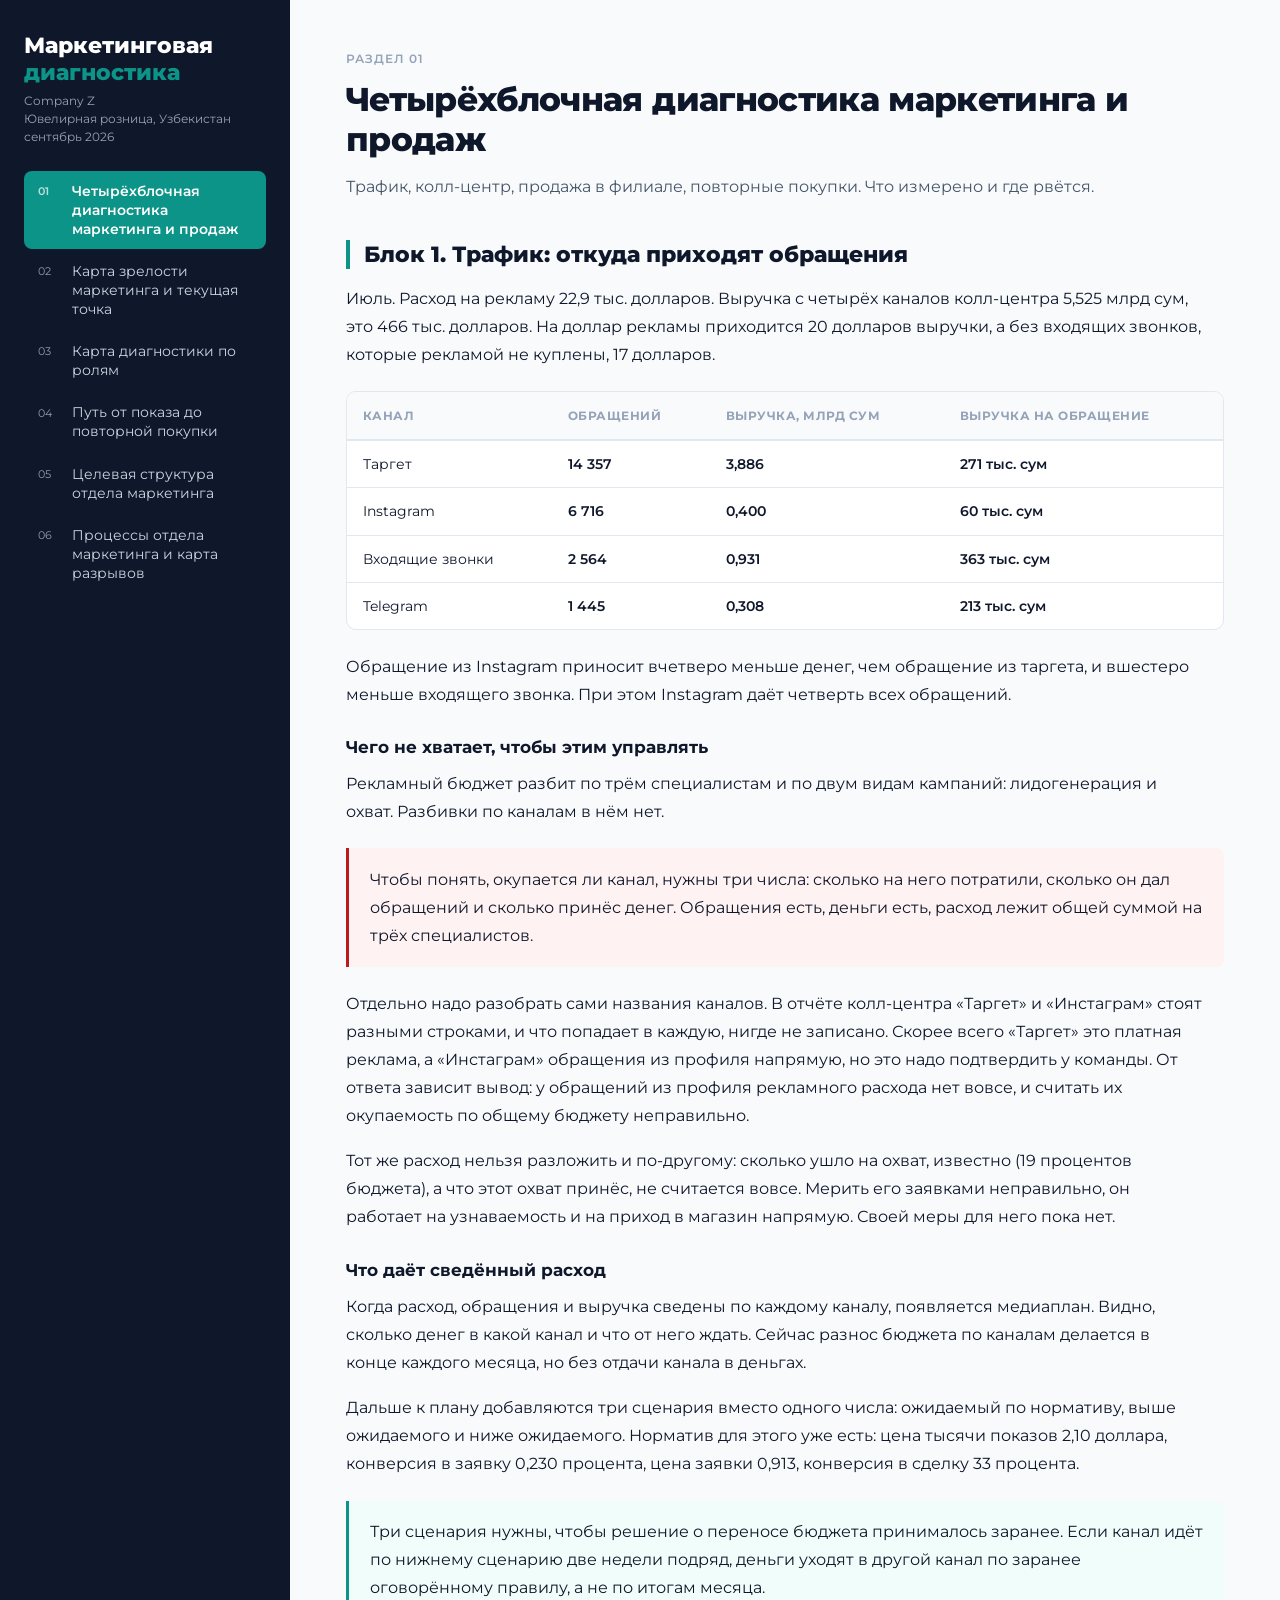
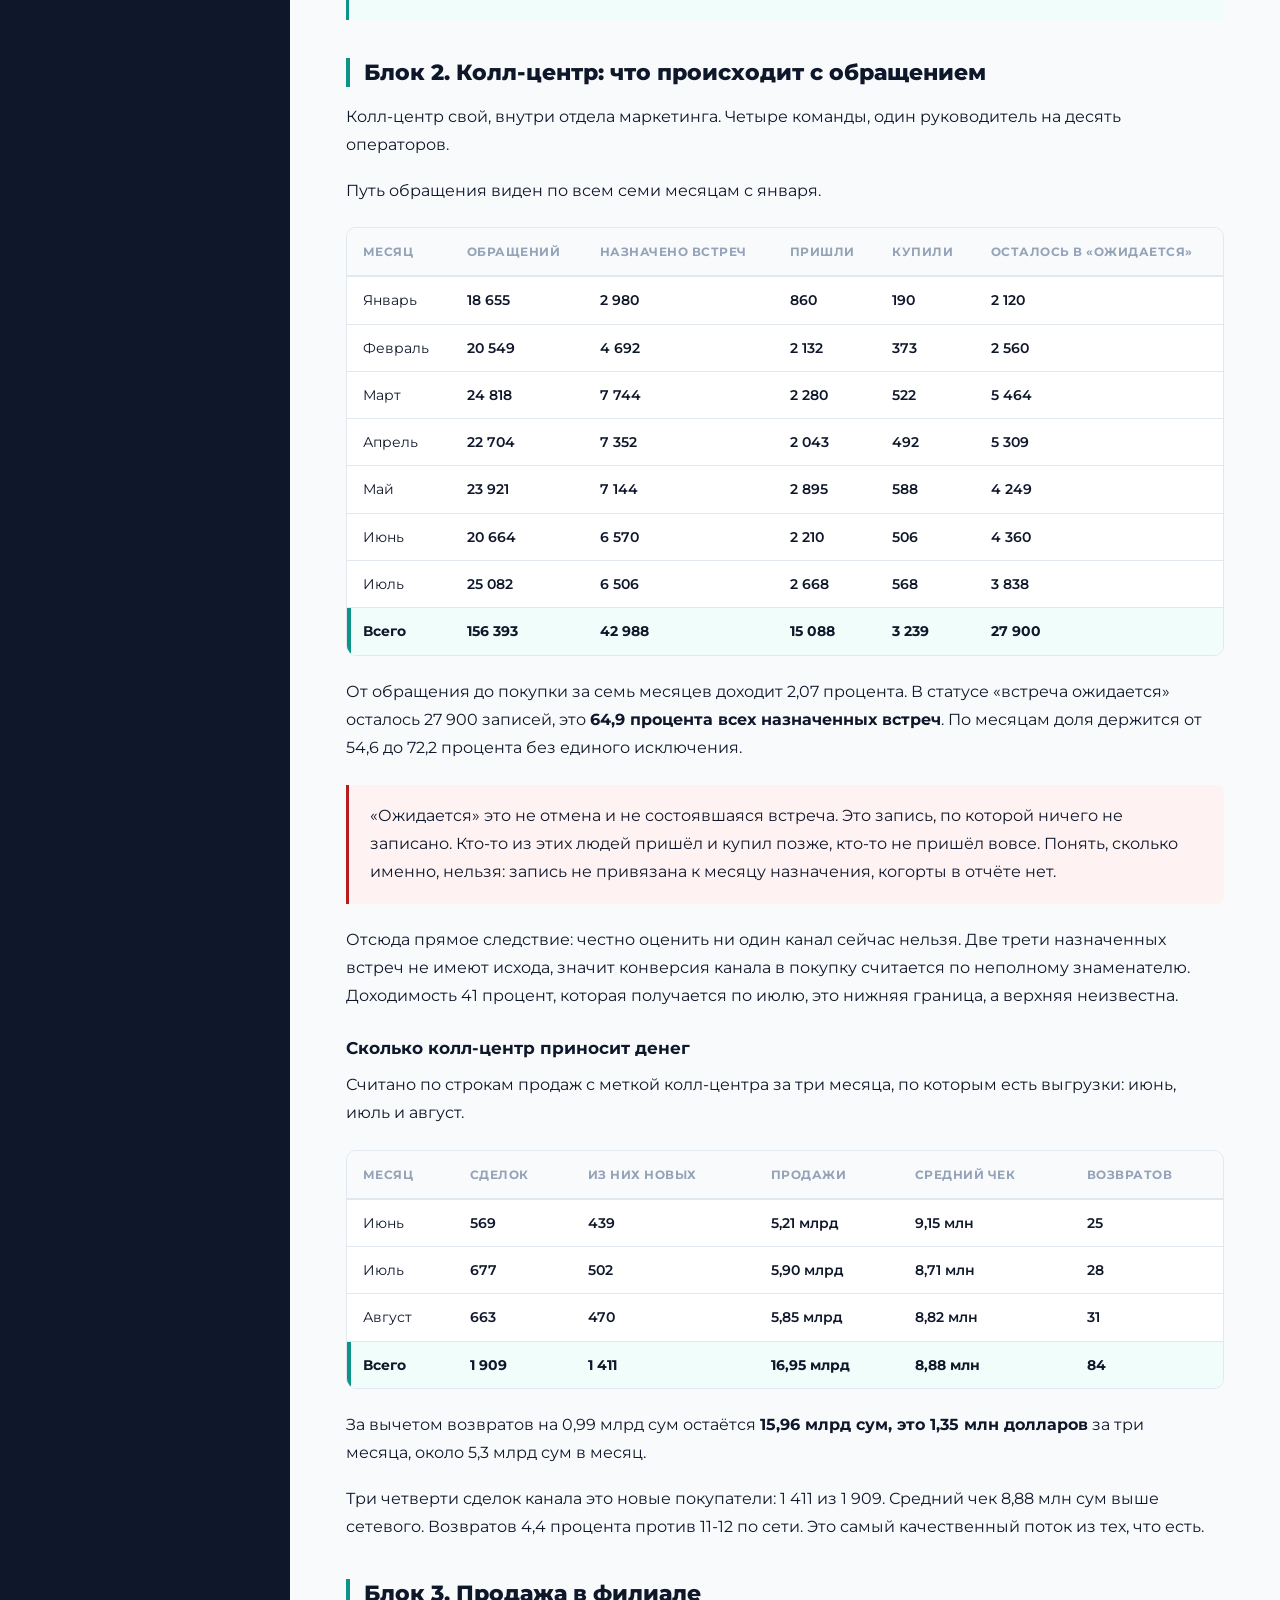
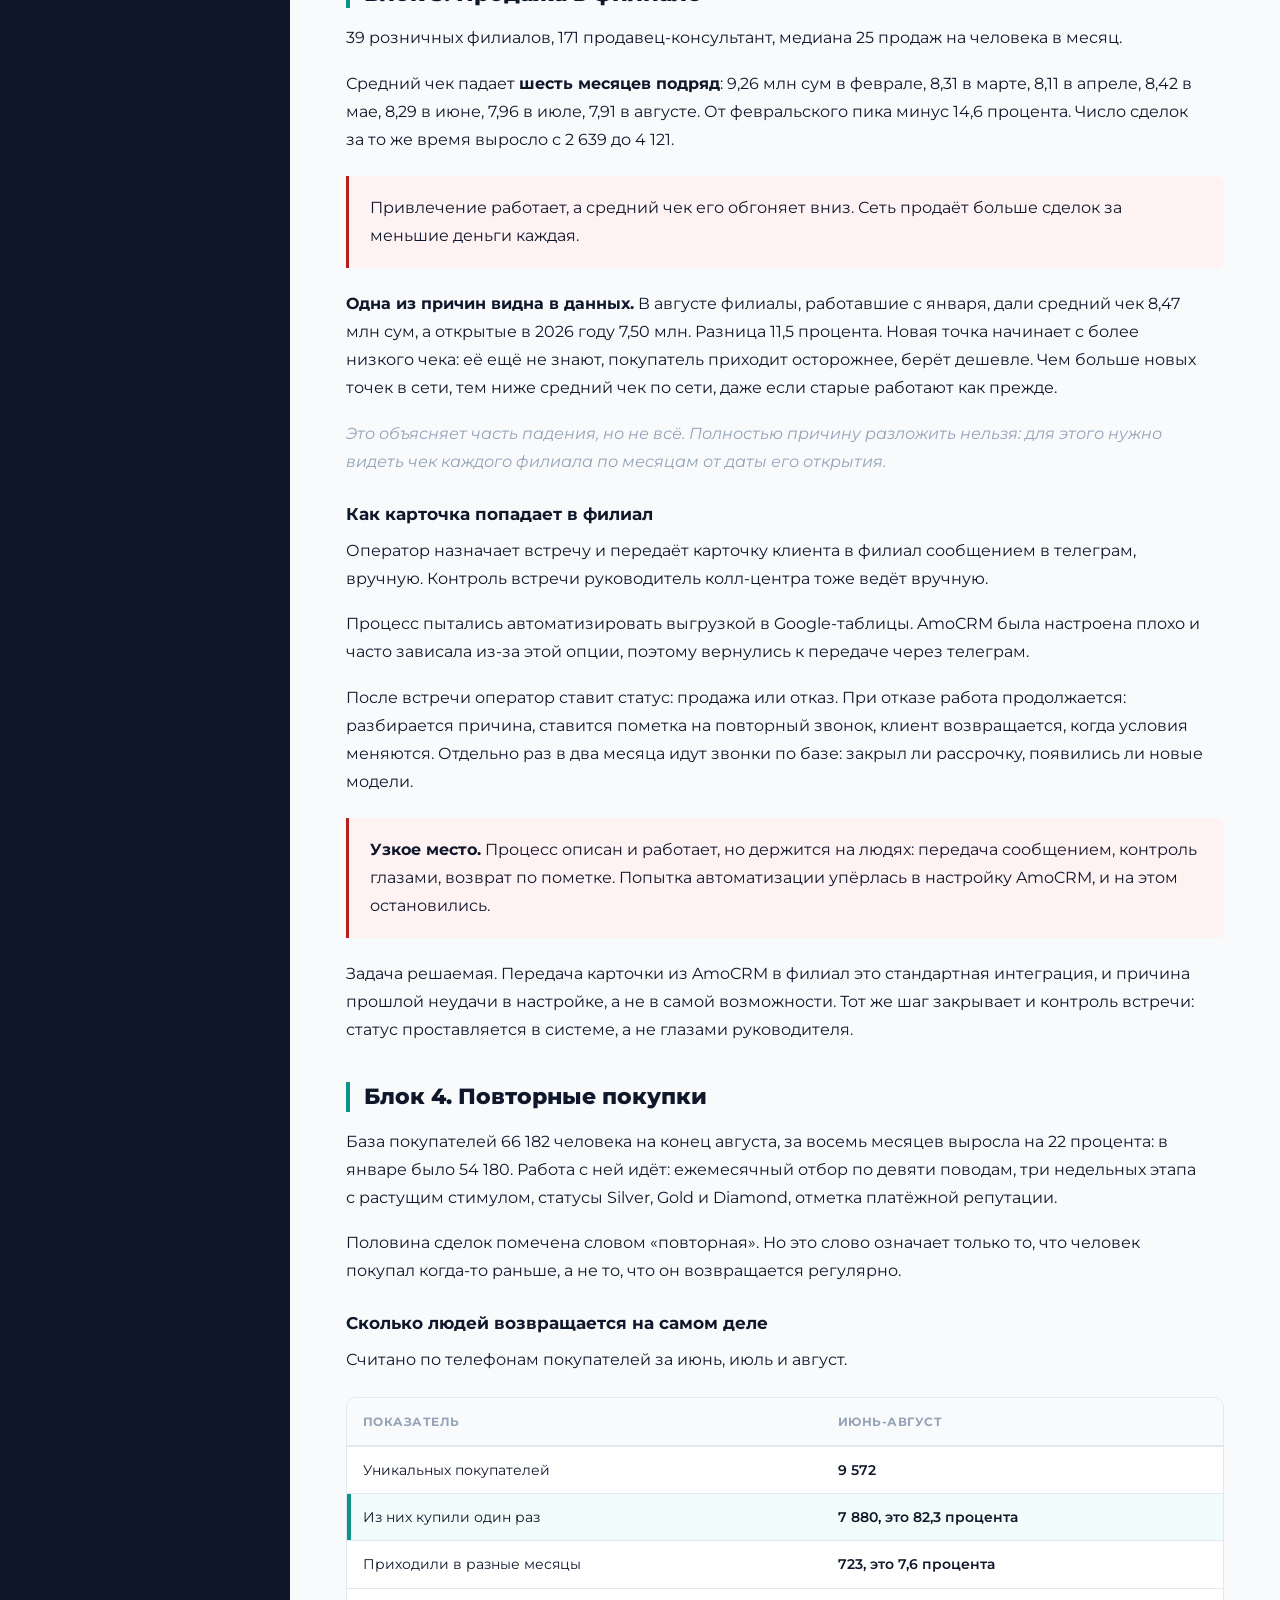
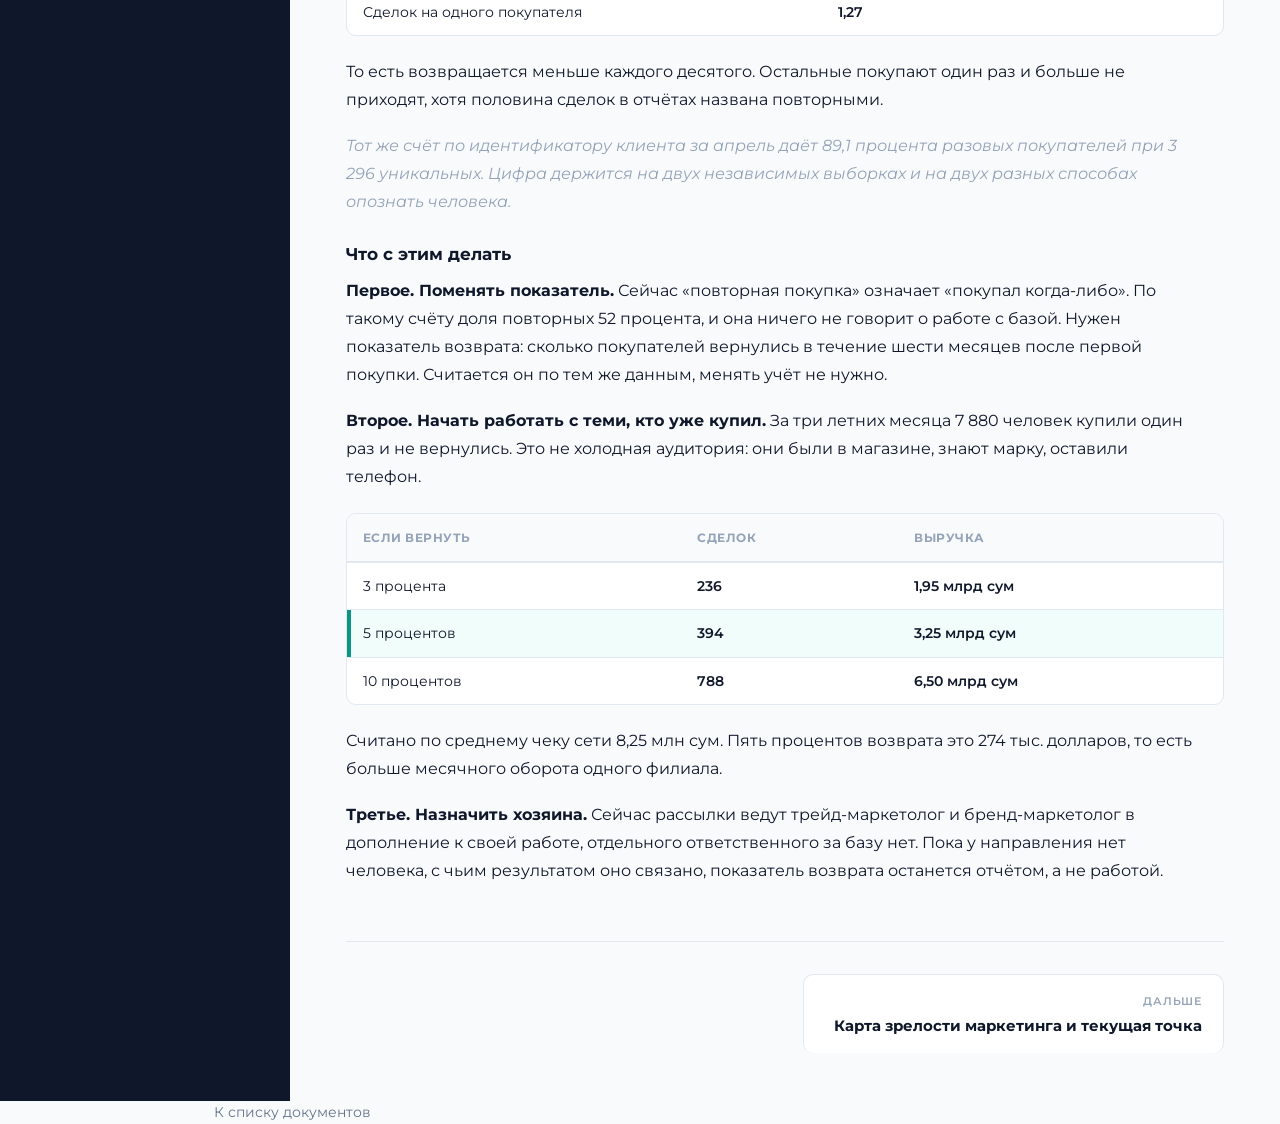
<file: kniga/02.html>
<!DOCTYPE html>
<html lang="ru">
<head>
<meta name="robots" content="noindex, nofollow">
<meta charset="UTF-8">
<meta http-equiv="Cache-Control" content="no-cache, no-store, must-revalidate">
<meta name="viewport" content="width=device-width,initial-scale=1.0">
<title>Четырёхблочная диагностика маркетинга и продаж, Company Z</title>
<link rel="preconnect" href="https://fonts.googleapis.com">
<link href="https://fonts.googleapis.com/css2?family=Montserrat:wght@400;500;600;700;800;900&display=swap" rel="stylesheet">
<style>
*,*::before,*::after{box-sizing:border-box;margin:0;padding:0}
:root{
  --accent:#0d9488;--accent-light:#f0fdfa;--accent-border:#99f6e4;
  --green:#16a34a;--green-bg:#f0fdf4;--green-border:#86efac;
  --red:#b91c1c;--red-bg:#fef2f2;--red-border:#fca5a5;
  --amber:#b45309;--amber-bg:#fffbeb;--amber-border:#fcd34d;
  --blue:#1e40af;--blue-bg:#eff6ff;--blue-border:#bfdbfe;
  --text:#0f172a;--text2:#475569;--text3:#94a3b8;
  --border:#e2e8f0;--bg:#f8fafc;--bg-card:#ffffff;
}
html,body{height:100%}
body{font-family:'Montserrat',-apple-system,BlinkMacSystemFont,sans-serif;color:var(--text);background:var(--bg);font-size:16px;line-height:1.7;-webkit-font-smoothing:antialiased}
a{color:var(--accent);text-decoration:none;border-bottom:1px solid transparent;transition:border-color .15s}
a:hover{border-bottom-color:var(--accent)}
strong{font-weight:700}

/* фон колонки тянется на всю высоту: без него тёмная полоса обрывается на длинной странице */
.layout{display:grid;grid-template-columns:290px 1fr;min-height:100vh;background:linear-gradient(to right,var(--text) 0,var(--text) 290px,var(--bg) 290px)}
@media (max-width:900px){.layout{grid-template-columns:1fr;background:var(--bg)}}
.sidebar{background:var(--text);color:#fff;padding:2rem 1.5rem;position:sticky;top:0;height:100vh;overflow-y:auto;max-height:100vh}
@media (max-width:900px){.sidebar{position:relative;height:auto;max-height:none}}
.brand-name{font-size:1.35rem;font-weight:800;line-height:1.25;margin-bottom:.35rem}
.brand-name span{color:var(--accent)}
.brand-sub{font-size:.75rem;color:#94a3b8;margin-bottom:1.6rem;line-height:1.5}
.nav{display:flex;flex-direction:column;gap:.15rem}
.nav-item{display:flex;gap:.65rem;align-items:flex-start;padding:.65rem .85rem;border-radius:8px;color:#cbd5e1;font-size:.85rem;line-height:1.4;transition:all .15s;border-bottom:none}
.nav-item:hover{background:rgba(255,255,255,.06);color:#fff;border-bottom:none}
.nav-item.active{background:var(--accent);color:#fff;font-weight:600}
.nav-num{font-size:.7rem;opacity:.7;flex-shrink:0;margin-top:.15rem;min-width:1.5rem}
.nav-text{flex:1}

.main{padding:3rem 3.5rem;max-width:1000px}
@media (max-width:1100px){.main{padding:2rem 1.5rem}}
.section-meta{font-size:.78rem;color:var(--text3);text-transform:uppercase;letter-spacing:.08em;font-weight:600;margin-bottom:.7rem}
.section-title{font-size:2.05rem;font-weight:800;line-height:1.2;margin-bottom:.9rem;letter-spacing:-.02em}
@media (max-width:700px){.section-title{font-size:1.55rem}}
.section-lead{font-size:1.02rem;color:var(--text2);line-height:1.7;margin-bottom:2.4rem;max-width:74ch}

.content p{margin-bottom:1.1rem;font-size:1rem;line-height:1.75;max-width:78ch}
.content h2{font-size:1.4rem;font-weight:800;margin:2.4rem 0 1rem;padding-left:.85rem;border-left:4px solid var(--accent);line-height:1.3}
.content h3{font-size:1.06rem;font-weight:700;margin:1.7rem 0 .7rem;line-height:1.35}
.content ul{margin:0 0 1.3rem 1.1rem;padding:0}
.content ul li{margin-bottom:.6rem;line-height:1.7;max-width:76ch}
.content ol{margin:0 0 1.3rem 1.3rem}
.content ol li{margin-bottom:.6rem;line-height:1.7;max-width:76ch}

.card{background:var(--bg-card);border:1px solid var(--border);border-radius:12px;padding:1.3rem 1.5rem;margin:1.2rem 0}
.card-title{font-size:1rem;font-weight:800;margin-bottom:.5rem}
.card p:last-child{margin-bottom:0}
.grid2{display:grid;grid-template-columns:1fr 1fr;gap:1rem;margin:1.2rem 0}
@media (max-width:820px){.grid2{grid-template-columns:1fr}}

.tag{display:inline-block;font-size:.72rem;font-weight:700;padding:.2rem .6rem;border-radius:5px;letter-spacing:.02em}
.tag-green{background:var(--green-bg);color:var(--green);border:1px solid var(--green-border)}
.tag-red{background:var(--red-bg);color:var(--red);border:1px solid var(--red-border)}
.tag-amber{background:var(--amber-bg);color:var(--amber);border:1px solid var(--amber-border)}
.tag-accent{background:var(--accent-light);color:var(--accent);border:1px solid var(--accent-border)}
.tag-blue{background:var(--blue-bg);color:var(--blue);border:1px solid var(--blue-border)}

.tbl-wrap{overflow-x:auto;margin:1.4rem 0;border-radius:10px;border:1px solid var(--border);background:#fff}
.tbl{width:100%;border-collapse:collapse;font-size:.9rem}
.tbl th{background:var(--bg);text-align:left;padding:.8rem 1rem;font-weight:700;border-bottom:2px solid var(--border);font-size:.78rem;text-transform:uppercase;letter-spacing:.04em;color:var(--text3)}
.tbl td{padding:.75rem 1rem;border-bottom:1px solid var(--border);vertical-align:top;line-height:1.55}
.tbl tr:last-child td{border-bottom:none}
.tbl .num{white-space:nowrap;font-weight:600}
.tbl tr.now td{background:var(--accent-light)}
.tbl tr.now td:first-child{box-shadow:inset 4px 0 0 var(--accent)}

.note{font-size:.85rem;color:var(--text3);line-height:1.6;font-style:italic;margin:.8rem 0 1.4rem;max-width:80ch}
.callout{margin:1.4rem 0;padding:1.1rem 1.3rem;border-left:3px solid var(--accent);background:var(--accent-light);border-radius:0 8px 8px 0}
.callout p{margin-bottom:.5rem}
.callout p:last-child{margin-bottom:0}
.callout.warn{border-left-color:var(--red);background:var(--red-bg)}
.callout.ok{border-left-color:var(--green);background:var(--green-bg)}

.pagination{display:flex;justify-content:space-between;gap:1rem;margin-top:3.5rem;padding-top:2rem;border-top:1px solid var(--border)}
.page-link{flex:1;padding:1.05rem 1.3rem;background:var(--bg-card);border:1.5px solid var(--border);border-radius:10px;border-bottom:none;transition:all .15s;max-width:48%}
.page-link:hover{border-color:var(--accent);background:var(--accent-light);border-bottom:1.5px solid var(--accent)}
.page-link.next{margin-left:auto;text-align:right}
.pl-label{font-size:.7rem;color:var(--text3);text-transform:uppercase;letter-spacing:.08em;font-weight:600;margin-bottom:.3rem}
.pl-title{font-size:.94rem;font-weight:700;color:var(--text);line-height:1.4}

.toc{display:grid;grid-template-columns:1fr 1fr;gap:1rem;margin-top:2rem}
@media (max-width:820px){.toc{grid-template-columns:1fr}}
.toc-item{display:block;padding:1.3rem 1.5rem;background:var(--bg-card);border:1.5px solid var(--border);border-radius:12px;border-bottom:none;transition:all .15s}
.toc-item:hover{border-color:var(--accent);background:var(--accent-light);border-bottom:1.5px solid var(--accent)}
.toc-num{font-size:.72rem;color:var(--text3);font-weight:700;letter-spacing:.08em;margin-bottom:.35rem}
.toc-title{font-size:1.02rem;font-weight:700;color:var(--text);line-height:1.35;margin-bottom:.35rem}
.toc-sub{font-size:.85rem;color:var(--text2);line-height:1.5}
</style>
</head>
<body>
<div class="layout">
<aside class="sidebar">
  <div class="brand-name">Маркетинговая <span>диагностика</span></div>
  <div class="brand-sub">Company Z<br>Ювелирная розница, Узбекистан<br>сентябрь 2026</div>
  <nav class="nav">
<a class="nav-item active" href="02.html"><span class="nav-num">01</span><span class="nav-text">Четырёхблочная диагностика маркетинга и продаж</span></a>
<a class="nav-item" href="03.html"><span class="nav-num">02</span><span class="nav-text">Карта зрелости маркетинга и текущая точка</span></a>
<a class="nav-item" href="04.html"><span class="nav-num">03</span><span class="nav-text">Карта диагностики по ролям</span></a>
<a class="nav-item" href="06.html"><span class="nav-num">04</span><span class="nav-text">Путь от показа до повторной покупки</span></a>
<a class="nav-item" href="07.html"><span class="nav-num">05</span><span class="nav-text">Целевая структура отдела маркетинга</span></a>
<a class="nav-item" href="08.html"><span class="nav-num">06</span><span class="nav-text">Процессы отдела маркетинга и карта разрывов</span></a>
  </nav>
</aside>
<main class="main">
  <div class="section-meta">Раздел 01</div>
  <h1 class="section-title">Четырёхблочная диагностика маркетинга и продаж</h1>
  <p class="section-lead">Трафик, колл-центр, продажа в филиале, повторные покупки. Что измерено и где рвётся.</p>
  <div class="content">

<h2>Блок 1. Трафик: откуда приходят обращения</h2>

<p>Июль. Расход на рекламу 22,9 тыс. долларов. Выручка с четырёх каналов
колл-центра 5,525 млрд сум, это 466 тыс. долларов. На доллар рекламы
приходится 20 долларов выручки, а без входящих звонков, которые рекламой
не куплены, 17 долларов.</p>

<div class="tbl-wrap"><table class="tbl">
<tr><th>Канал</th><th>Обращений</th><th>Выручка, млрд сум</th><th>Выручка на обращение</th></tr>
<tr><td>Таргет</td><td class="num">14 357</td><td class="num">3,886</td><td class="num">271 тыс. сум</td></tr>
<tr><td>Instagram</td><td class="num">6 716</td><td class="num">0,400</td><td class="num">60 тыс. сум</td></tr>
<tr><td>Входящие звонки</td><td class="num">2 564</td><td class="num">0,931</td><td class="num">363 тыс. сум</td></tr>
<tr><td>Telegram</td><td class="num">1 445</td><td class="num">0,308</td><td class="num">213 тыс. сум</td></tr>
</table></div>

<p>Обращение из Instagram приносит вчетверо меньше денег, чем обращение
из таргета, и вшестеро меньше входящего звонка. При этом Instagram даёт
четверть всех обращений.</p>

<h3>Чего не хватает, чтобы этим управлять</h3>

<p>Рекламный бюджет разбит по трём специалистам и по двум видам кампаний:
лидогенерация и охват. Разбивки по каналам в нём нет.</p>

<div class="callout warn">
<p>Чтобы понять, окупается ли канал, нужны три числа: сколько на него
потратили, сколько он дал обращений и сколько принёс денег. Обращения есть,
деньги есть, расход лежит общей суммой на трёх специалистов.</p>
</div>

<p>Отдельно надо разобрать сами названия каналов. В отчёте колл-центра
«Таргет» и «Инстаграм» стоят разными строками, и что попадает в каждую,
нигде не записано. Скорее всего «Таргет» это платная реклама, а «Инстаграм»
обращения из профиля напрямую, но это надо подтвердить у команды. От ответа
зависит вывод: у обращений из профиля рекламного расхода нет вовсе, и считать
их окупаемость по общему бюджету неправильно.</p>

<p>Тот же расход нельзя разложить и по-другому: сколько ушло на охват,
известно (19 процентов бюджета), а что этот охват принёс, не считается вовсе.
Мерить его заявками неправильно, он работает на узнаваемость и на приход
в магазин напрямую. Своей меры для него пока нет.</p>

<h3>Что даёт сведённый расход</h3>

<p>Когда расход, обращения и выручка сведены по каждому каналу, появляется
медиаплан. Видно, сколько денег в какой канал и что от него ждать. Сейчас разнос
бюджета по каналам делается в конце каждого месяца, но без отдачи канала
в деньгах.</p>

<p>Дальше к плану добавляются три сценария вместо одного числа: ожидаемый
по нормативу, выше ожидаемого и ниже ожидаемого. Норматив для этого уже есть:
цена тысячи показов 2,10 доллара, конверсия в заявку 0,230 процента, цена
заявки 0,913, конверсия в сделку 33 процента.</p>

<div class="callout">
<p>Три сценария нужны, чтобы решение о переносе бюджета принималось заранее.
Если канал идёт по нижнему сценарию две недели подряд, деньги уходят в другой
канал по заранее оговорённому правилу, а не по итогам месяца.</p>
</div>

<h2>Блок 2. Колл-центр: что происходит с обращением</h2>

<p>Колл-центр свой, внутри отдела маркетинга. Четыре команды, один
руководитель на десять операторов.</p>

<p>Путь обращения виден по всем семи месяцам с января.</p>

<div class="tbl-wrap"><table class="tbl">
<tr><th>Месяц</th><th>Обращений</th><th>Назначено встреч</th><th>Пришли</th><th>Купили</th><th>Осталось в «ожидается»</th></tr>
<tr><td>Январь</td><td class="num">18 655</td><td class="num">2 980</td><td class="num">860</td><td class="num">190</td><td class="num">2 120</td></tr>
<tr><td>Февраль</td><td class="num">20 549</td><td class="num">4 692</td><td class="num">2 132</td><td class="num">373</td><td class="num">2 560</td></tr>
<tr><td>Март</td><td class="num">24 818</td><td class="num">7 744</td><td class="num">2 280</td><td class="num">522</td><td class="num">5 464</td></tr>
<tr><td>Апрель</td><td class="num">22 704</td><td class="num">7 352</td><td class="num">2 043</td><td class="num">492</td><td class="num">5 309</td></tr>
<tr><td>Май</td><td class="num">23 921</td><td class="num">7 144</td><td class="num">2 895</td><td class="num">588</td><td class="num">4 249</td></tr>
<tr><td>Июнь</td><td class="num">20 664</td><td class="num">6 570</td><td class="num">2 210</td><td class="num">506</td><td class="num">4 360</td></tr>
<tr><td>Июль</td><td class="num">25 082</td><td class="num">6 506</td><td class="num">2 668</td><td class="num">568</td><td class="num">3 838</td></tr>
<tr class="now"><td><strong>Всего</strong></td><td class="num"><strong>156 393</strong></td><td class="num"><strong>42 988</strong></td><td class="num"><strong>15 088</strong></td><td class="num"><strong>3 239</strong></td><td class="num"><strong>27 900</strong></td></tr>
</table></div>

<p>От обращения до покупки за семь месяцев доходит 2,07 процента. В статусе
«встреча ожидается» осталось 27 900 записей, это <strong>64,9 процента всех
назначенных встреч</strong>. По месяцам доля держится от 54,6 до 72,2 процента
без единого исключения.</p>

<div class="callout warn">
<p>«Ожидается» это не отмена и не состоявшаяся встреча. Это запись, по которой
ничего не записано. Кто-то из этих людей пришёл и купил позже, кто-то не пришёл
вовсе. Понять, сколько именно, нельзя: запись не привязана к месяцу назначения,
когорты в отчёте нет.</p>
</div>

<p>Отсюда прямое следствие: честно оценить ни один канал сейчас нельзя.
Две трети назначенных встреч не имеют исхода, значит конверсия канала
в покупку считается по неполному знаменателю. Доходимость 41 процент, которая
получается по июлю, это нижняя граница, а верхняя неизвестна.</p>

<h3>Сколько колл-центр приносит денег</h3>

<p>Считано по строкам продаж с меткой колл-центра за три месяца, по которым
есть выгрузки: июнь, июль и август.</p>

<div class="tbl-wrap"><table class="tbl">
<tr><th>Месяц</th><th>Сделок</th><th>Из них новых</th><th>Продажи</th><th>Средний чек</th><th>Возвратов</th></tr>
<tr><td>Июнь</td><td class="num">569</td><td class="num">439</td><td class="num">5,21 млрд</td><td class="num">9,15 млн</td><td class="num">25</td></tr>
<tr><td>Июль</td><td class="num">677</td><td class="num">502</td><td class="num">5,90 млрд</td><td class="num">8,71 млн</td><td class="num">28</td></tr>
<tr><td>Август</td><td class="num">663</td><td class="num">470</td><td class="num">5,85 млрд</td><td class="num">8,82 млн</td><td class="num">31</td></tr>
<tr class="now"><td><strong>Всего</strong></td><td class="num"><strong>1 909</strong></td><td class="num"><strong>1 411</strong></td><td class="num"><strong>16,95 млрд</strong></td><td class="num"><strong>8,88 млн</strong></td><td class="num"><strong>84</strong></td></tr>
</table></div>

<p>За вычетом возвратов на 0,99 млрд сум остаётся <strong>15,96 млрд сум,
это 1,35 млн долларов</strong> за три месяца, около 5,3 млрд сум в месяц.</p>

<p>Три четверти сделок канала это новые покупатели: 1 411 из 1 909. Средний
чек 8,88 млн сум выше сетевого. Возвратов 4,4 процента против 11-12 по сети.
Это самый качественный поток из тех, что есть.</p>

<h2>Блок 3. Продажа в филиале</h2>

<p>39 розничных филиалов, 171 продавец-консультант, медиана 25 продаж
на человека в месяц.</p>

<p>Средний чек падает <strong>шесть месяцев подряд</strong>: 9,26 млн сум
в феврале, 8,31 в марте, 8,11 в апреле, 8,42 в мае, 8,29 в июне, 7,96 в июле,
7,91 в августе. От февральского пика минус 14,6 процента. Число сделок за то
же время выросло с 2 639 до 4 121.</p>

<div class="callout warn">
<p>Привлечение работает, а средний чек его обгоняет вниз. Сеть продаёт больше
сделок за меньшие деньги каждая.</p>
</div>

<p><strong>Одна из причин видна в данных.</strong> В августе филиалы,
работавшие с января, дали средний чек 8,47 млн сум, а открытые в 2026 году
7,50 млн. Разница 11,5 процента. Новая точка начинает с более низкого чека:
её ещё не знают, покупатель приходит осторожнее, берёт дешевле. Чем больше
новых точек в сети, тем ниже средний чек по сети, даже если старые работают
как прежде.</p>

<p class="note">Это объясняет часть падения, но не всё. Полностью причину
разложить нельзя: для этого нужно видеть чек каждого филиала по месяцам
от даты его открытия.</p>

<h3>Как карточка попадает в филиал</h3>

<p>Оператор назначает встречу и передаёт карточку клиента в филиал сообщением
в телеграм, вручную. Контроль встречи руководитель колл-центра тоже ведёт
вручную.</p>

<p>Процесс пытались автоматизировать выгрузкой в Google-таблицы. AmoCRM была
настроена плохо и часто зависала из-за этой опции, поэтому вернулись
к передаче через телеграм.</p>

<p>После встречи оператор ставит статус: продажа или отказ. При отказе работа
продолжается: разбирается причина, ставится пометка на повторный звонок,
клиент возвращается, когда условия меняются. Отдельно раз в два месяца идут
звонки по базе: закрыл ли рассрочку, появились ли новые модели.</p>

<div class="callout warn">
<p><strong>Узкое место.</strong> Процесс описан и работает, но держится
на людях: передача сообщением, контроль глазами, возврат по пометке. Попытка
автоматизации упёрлась в настройку AmoCRM, и на этом остановились.</p>
</div>

<p>Задача решаемая. Передача карточки из AmoCRM в филиал это стандартная
интеграция, и причина прошлой неудачи в настройке, а не в самой возможности.
Тот же шаг закрывает и контроль встречи: статус проставляется в системе,
а не глазами руководителя.</p>

<h2>Блок 4. Повторные покупки</h2>

<p>База покупателей 66 182 человека на конец августа, за восемь месяцев
выросла на 22 процента: в январе было 54 180. Работа с ней идёт: ежемесячный
отбор по девяти поводам, три недельных этапа с растущим стимулом, статусы
Silver, Gold и Diamond, отметка платёжной репутации.</p>

<p>Половина сделок помечена словом «повторная». Но это слово означает только
то, что человек покупал когда-то раньше, а не то, что он возвращается
регулярно.</p>

<h3>Сколько людей возвращается на самом деле</h3>

<p>Считано по телефонам покупателей за июнь, июль и август.</p>

<div class="tbl-wrap"><table class="tbl">
<tr><th>Показатель</th><th>Июнь-август</th></tr>
<tr><td>Уникальных покупателей</td><td class="num">9 572</td></tr>
<tr class="now"><td>Из них купили один раз</td><td class="num">7 880, это 82,3 процента</td></tr>
<tr><td>Приходили в разные месяцы</td><td class="num">723, это 7,6 процента</td></tr>
<tr><td>Сделок на одного покупателя</td><td class="num">1,27</td></tr>
</table></div>

<p>То есть возвращается меньше каждого десятого. Остальные покупают один раз
и больше не приходят, хотя половина сделок в отчётах названа повторными.</p>

<p class="note">Тот же счёт по идентификатору клиента за апрель даёт 89,1
процента разовых покупателей при 3 296 уникальных. Цифра держится на двух
независимых выборках и на двух разных способах опознать человека.</p>

<h3>Что с этим делать</h3>

<p><strong>Первое. Поменять показатель.</strong> Сейчас «повторная покупка»
означает «покупал когда-либо». По такому счёту доля повторных 52 процента,
и она ничего не говорит о работе с базой. Нужен показатель возврата: сколько
покупателей вернулись в течение шести месяцев после первой покупки. Считается
он по тем же данным, менять учёт не нужно.</p>

<p><strong>Второе. Начать работать с теми, кто уже купил.</strong> За три
летних месяца 7 880 человек купили один раз и не вернулись. Это не холодная
аудитория: они были в магазине, знают марку, оставили телефон.</p>

<div class="tbl-wrap"><table class="tbl">
<tr><th>Если вернуть</th><th>Сделок</th><th>Выручка</th></tr>
<tr><td>3 процента</td><td class="num">236</td><td class="num">1,95 млрд сум</td></tr>
<tr class="now"><td>5 процентов</td><td class="num">394</td><td class="num">3,25 млрд сум</td></tr>
<tr><td>10 процентов</td><td class="num">788</td><td class="num">6,50 млрд сум</td></tr>
</table></div>

<p>Считано по среднему чеку сети 8,25 млн сум. Пять процентов возврата это
274 тыс. долларов, то есть больше месячного оборота одного филиала.</p>

<p><strong>Третье. Назначить хозяина.</strong> Сейчас рассылки ведут
трейд-маркетолог и бренд-маркетолог в дополнение к своей работе, отдельного
ответственного за базу нет. Пока у направления нет человека, с чьим
результатом оно связано, показатель возврата останется отчётом, а не работой.</p>


  </div>
  <div class="pagination"><a class="page-link next" href="03.html"><div class="pl-label">Дальше</div><div class="pl-title">Карта зрелости маркетинга и текущая точка</div></a></div>
</main>
</div>
<div style="max-width:900px;margin:0 auto 48px;padding:0 24px;font:14px/1.6 Montserrat,system-ui,sans-serif"><a href="../index.html" style="color:#64748b;text-decoration:none">К списку документов</a></div>
</body>
</html>
</file>
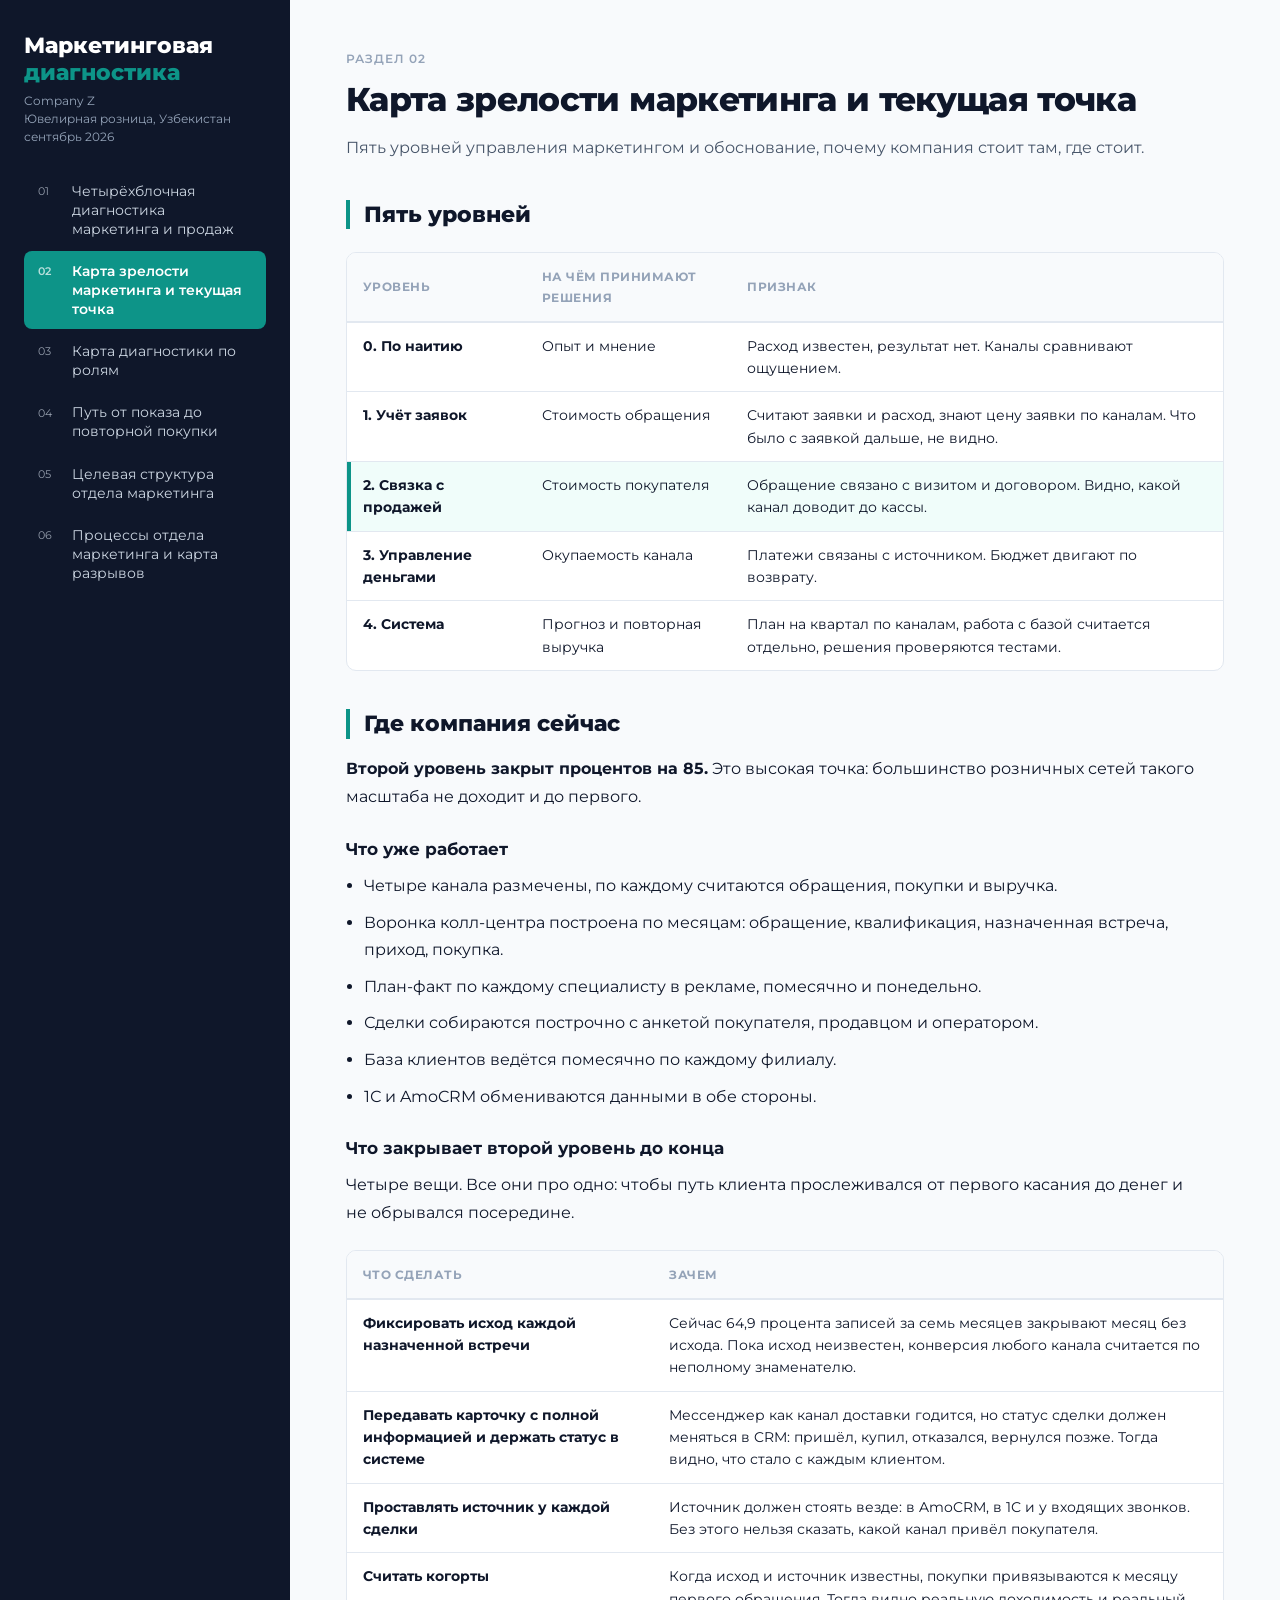
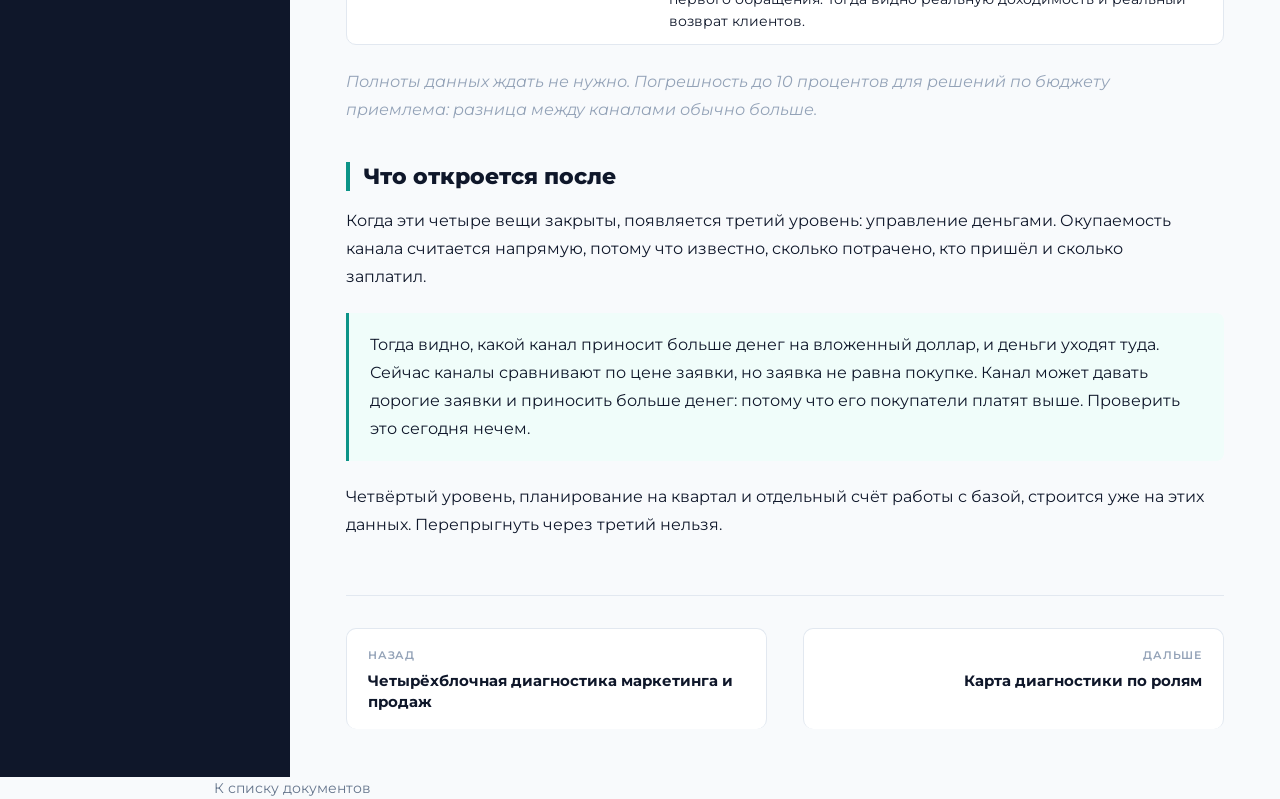
<file: kniga/03.html>
<!DOCTYPE html>
<html lang="ru">
<head>
<meta name="robots" content="noindex, nofollow">
<meta charset="UTF-8">
<meta http-equiv="Cache-Control" content="no-cache, no-store, must-revalidate">
<meta name="viewport" content="width=device-width,initial-scale=1.0">
<title>Карта зрелости маркетинга и текущая точка, Company Z</title>
<link rel="preconnect" href="https://fonts.googleapis.com">
<link href="https://fonts.googleapis.com/css2?family=Montserrat:wght@400;500;600;700;800;900&display=swap" rel="stylesheet">
<style>
*,*::before,*::after{box-sizing:border-box;margin:0;padding:0}
:root{
  --accent:#0d9488;--accent-light:#f0fdfa;--accent-border:#99f6e4;
  --green:#16a34a;--green-bg:#f0fdf4;--green-border:#86efac;
  --red:#b91c1c;--red-bg:#fef2f2;--red-border:#fca5a5;
  --amber:#b45309;--amber-bg:#fffbeb;--amber-border:#fcd34d;
  --blue:#1e40af;--blue-bg:#eff6ff;--blue-border:#bfdbfe;
  --text:#0f172a;--text2:#475569;--text3:#94a3b8;
  --border:#e2e8f0;--bg:#f8fafc;--bg-card:#ffffff;
}
html,body{height:100%}
body{font-family:'Montserrat',-apple-system,BlinkMacSystemFont,sans-serif;color:var(--text);background:var(--bg);font-size:16px;line-height:1.7;-webkit-font-smoothing:antialiased}
a{color:var(--accent);text-decoration:none;border-bottom:1px solid transparent;transition:border-color .15s}
a:hover{border-bottom-color:var(--accent)}
strong{font-weight:700}

/* фон колонки тянется на всю высоту: без него тёмная полоса обрывается на длинной странице */
.layout{display:grid;grid-template-columns:290px 1fr;min-height:100vh;background:linear-gradient(to right,var(--text) 0,var(--text) 290px,var(--bg) 290px)}
@media (max-width:900px){.layout{grid-template-columns:1fr;background:var(--bg)}}
.sidebar{background:var(--text);color:#fff;padding:2rem 1.5rem;position:sticky;top:0;height:100vh;overflow-y:auto;max-height:100vh}
@media (max-width:900px){.sidebar{position:relative;height:auto;max-height:none}}
.brand-name{font-size:1.35rem;font-weight:800;line-height:1.25;margin-bottom:.35rem}
.brand-name span{color:var(--accent)}
.brand-sub{font-size:.75rem;color:#94a3b8;margin-bottom:1.6rem;line-height:1.5}
.nav{display:flex;flex-direction:column;gap:.15rem}
.nav-item{display:flex;gap:.65rem;align-items:flex-start;padding:.65rem .85rem;border-radius:8px;color:#cbd5e1;font-size:.85rem;line-height:1.4;transition:all .15s;border-bottom:none}
.nav-item:hover{background:rgba(255,255,255,.06);color:#fff;border-bottom:none}
.nav-item.active{background:var(--accent);color:#fff;font-weight:600}
.nav-num{font-size:.7rem;opacity:.7;flex-shrink:0;margin-top:.15rem;min-width:1.5rem}
.nav-text{flex:1}

.main{padding:3rem 3.5rem;max-width:1000px}
@media (max-width:1100px){.main{padding:2rem 1.5rem}}
.section-meta{font-size:.78rem;color:var(--text3);text-transform:uppercase;letter-spacing:.08em;font-weight:600;margin-bottom:.7rem}
.section-title{font-size:2.05rem;font-weight:800;line-height:1.2;margin-bottom:.9rem;letter-spacing:-.02em}
@media (max-width:700px){.section-title{font-size:1.55rem}}
.section-lead{font-size:1.02rem;color:var(--text2);line-height:1.7;margin-bottom:2.4rem;max-width:74ch}

.content p{margin-bottom:1.1rem;font-size:1rem;line-height:1.75;max-width:78ch}
.content h2{font-size:1.4rem;font-weight:800;margin:2.4rem 0 1rem;padding-left:.85rem;border-left:4px solid var(--accent);line-height:1.3}
.content h3{font-size:1.06rem;font-weight:700;margin:1.7rem 0 .7rem;line-height:1.35}
.content ul{margin:0 0 1.3rem 1.1rem;padding:0}
.content ul li{margin-bottom:.6rem;line-height:1.7;max-width:76ch}
.content ol{margin:0 0 1.3rem 1.3rem}
.content ol li{margin-bottom:.6rem;line-height:1.7;max-width:76ch}

.card{background:var(--bg-card);border:1px solid var(--border);border-radius:12px;padding:1.3rem 1.5rem;margin:1.2rem 0}
.card-title{font-size:1rem;font-weight:800;margin-bottom:.5rem}
.card p:last-child{margin-bottom:0}
.grid2{display:grid;grid-template-columns:1fr 1fr;gap:1rem;margin:1.2rem 0}
@media (max-width:820px){.grid2{grid-template-columns:1fr}}

.tag{display:inline-block;font-size:.72rem;font-weight:700;padding:.2rem .6rem;border-radius:5px;letter-spacing:.02em}
.tag-green{background:var(--green-bg);color:var(--green);border:1px solid var(--green-border)}
.tag-red{background:var(--red-bg);color:var(--red);border:1px solid var(--red-border)}
.tag-amber{background:var(--amber-bg);color:var(--amber);border:1px solid var(--amber-border)}
.tag-accent{background:var(--accent-light);color:var(--accent);border:1px solid var(--accent-border)}
.tag-blue{background:var(--blue-bg);color:var(--blue);border:1px solid var(--blue-border)}

.tbl-wrap{overflow-x:auto;margin:1.4rem 0;border-radius:10px;border:1px solid var(--border);background:#fff}
.tbl{width:100%;border-collapse:collapse;font-size:.9rem}
.tbl th{background:var(--bg);text-align:left;padding:.8rem 1rem;font-weight:700;border-bottom:2px solid var(--border);font-size:.78rem;text-transform:uppercase;letter-spacing:.04em;color:var(--text3)}
.tbl td{padding:.75rem 1rem;border-bottom:1px solid var(--border);vertical-align:top;line-height:1.55}
.tbl tr:last-child td{border-bottom:none}
.tbl .num{white-space:nowrap;font-weight:600}
.tbl tr.now td{background:var(--accent-light)}
.tbl tr.now td:first-child{box-shadow:inset 4px 0 0 var(--accent)}

.note{font-size:.85rem;color:var(--text3);line-height:1.6;font-style:italic;margin:.8rem 0 1.4rem;max-width:80ch}
.callout{margin:1.4rem 0;padding:1.1rem 1.3rem;border-left:3px solid var(--accent);background:var(--accent-light);border-radius:0 8px 8px 0}
.callout p{margin-bottom:.5rem}
.callout p:last-child{margin-bottom:0}
.callout.warn{border-left-color:var(--red);background:var(--red-bg)}
.callout.ok{border-left-color:var(--green);background:var(--green-bg)}

.pagination{display:flex;justify-content:space-between;gap:1rem;margin-top:3.5rem;padding-top:2rem;border-top:1px solid var(--border)}
.page-link{flex:1;padding:1.05rem 1.3rem;background:var(--bg-card);border:1.5px solid var(--border);border-radius:10px;border-bottom:none;transition:all .15s;max-width:48%}
.page-link:hover{border-color:var(--accent);background:var(--accent-light);border-bottom:1.5px solid var(--accent)}
.page-link.next{margin-left:auto;text-align:right}
.pl-label{font-size:.7rem;color:var(--text3);text-transform:uppercase;letter-spacing:.08em;font-weight:600;margin-bottom:.3rem}
.pl-title{font-size:.94rem;font-weight:700;color:var(--text);line-height:1.4}

.toc{display:grid;grid-template-columns:1fr 1fr;gap:1rem;margin-top:2rem}
@media (max-width:820px){.toc{grid-template-columns:1fr}}
.toc-item{display:block;padding:1.3rem 1.5rem;background:var(--bg-card);border:1.5px solid var(--border);border-radius:12px;border-bottom:none;transition:all .15s}
.toc-item:hover{border-color:var(--accent);background:var(--accent-light);border-bottom:1.5px solid var(--accent)}
.toc-num{font-size:.72rem;color:var(--text3);font-weight:700;letter-spacing:.08em;margin-bottom:.35rem}
.toc-title{font-size:1.02rem;font-weight:700;color:var(--text);line-height:1.35;margin-bottom:.35rem}
.toc-sub{font-size:.85rem;color:var(--text2);line-height:1.5}
</style>
</head>
<body>
<div class="layout">
<aside class="sidebar">
  <div class="brand-name">Маркетинговая <span>диагностика</span></div>
  <div class="brand-sub">Company Z<br>Ювелирная розница, Узбекистан<br>сентябрь 2026</div>
  <nav class="nav">
<a class="nav-item" href="02.html"><span class="nav-num">01</span><span class="nav-text">Четырёхблочная диагностика маркетинга и продаж</span></a>
<a class="nav-item active" href="03.html"><span class="nav-num">02</span><span class="nav-text">Карта зрелости маркетинга и текущая точка</span></a>
<a class="nav-item" href="04.html"><span class="nav-num">03</span><span class="nav-text">Карта диагностики по ролям</span></a>
<a class="nav-item" href="06.html"><span class="nav-num">04</span><span class="nav-text">Путь от показа до повторной покупки</span></a>
<a class="nav-item" href="07.html"><span class="nav-num">05</span><span class="nav-text">Целевая структура отдела маркетинга</span></a>
<a class="nav-item" href="08.html"><span class="nav-num">06</span><span class="nav-text">Процессы отдела маркетинга и карта разрывов</span></a>
  </nav>
</aside>
<main class="main">
  <div class="section-meta">Раздел 02</div>
  <h1 class="section-title">Карта зрелости маркетинга и текущая точка</h1>
  <p class="section-lead">Пять уровней управления маркетингом и обоснование, почему компания стоит там, где стоит.</p>
  <div class="content">

<h2>Пять уровней</h2>

<div class="tbl-wrap"><table class="tbl">
<tr><th>Уровень</th><th>На чём принимают решения</th><th>Признак</th></tr>
<tr><td><strong>0. По наитию</strong></td><td>Опыт и мнение</td><td>Расход известен, результат нет. Каналы сравнивают ощущением.</td></tr>
<tr><td><strong>1. Учёт заявок</strong></td><td>Стоимость обращения</td><td>Считают заявки и расход, знают цену заявки по каналам. Что было с заявкой дальше, не видно.</td></tr>
<tr class="now"><td><strong>2. Связка с продажей</strong></td><td>Стоимость покупателя</td><td>Обращение связано с визитом и договором. Видно, какой канал доводит до кассы.</td></tr>
<tr><td><strong>3. Управление деньгами</strong></td><td>Окупаемость канала</td><td>Платежи связаны с источником. Бюджет двигают по возврату.</td></tr>
<tr><td><strong>4. Система</strong></td><td>Прогноз и повторная выручка</td><td>План на квартал по каналам, работа с базой считается отдельно, решения проверяются тестами.</td></tr>
</table></div>

<h2>Где компания сейчас</h2>

<p><strong>Второй уровень закрыт процентов на 85.</strong> Это высокая точка:
большинство розничных сетей такого масштаба не доходит и до первого.</p>

<h3>Что уже работает</h3>

<ul>
<li>Четыре канала размечены, по каждому считаются обращения, покупки и выручка.</li>
<li>Воронка колл-центра построена по месяцам: обращение, квалификация,
назначенная встреча, приход, покупка.</li>
<li>План-факт по каждому специалисту в рекламе, помесячно и понедельно.</li>
<li>Сделки собираются построчно с анкетой покупателя, продавцом и оператором.</li>
<li>База клиентов ведётся помесячно по каждому филиалу.</li>
<li>1С и AmoCRM обмениваются данными в обе стороны.</li>
</ul>

<h3>Что закрывает второй уровень до конца</h3>

<p>Четыре вещи. Все они про одно: чтобы путь клиента прослеживался от первого
касания до денег и не обрывался посередине.</p>

<div class="tbl-wrap"><table class="tbl">
<tr><th>Что сделать</th><th>Зачем</th></tr>
<tr><td><strong>Фиксировать исход каждой назначенной встречи</strong></td><td>Сейчас 64,9 процента записей за семь месяцев закрывают месяц без исхода. Пока исход неизвестен, конверсия любого канала считается по неполному знаменателю.</td></tr>
<tr><td><strong>Передавать карточку с полной информацией и держать статус в системе</strong></td><td>Мессенджер как канал доставки годится, но статус сделки должен меняться в CRM: пришёл, купил, отказался, вернулся позже. Тогда видно, что стало с каждым клиентом.</td></tr>
<tr><td><strong>Проставлять источник у каждой сделки</strong></td><td>Источник должен стоять везде: в AmoCRM, в 1С и у входящих звонков. Без этого нельзя сказать, какой канал привёл покупателя.</td></tr>
<tr><td><strong>Считать когорты</strong></td><td>Когда исход и источник известны, покупки привязываются к месяцу первого обращения. Тогда видно реальную доходимость и реальный возврат клиентов.</td></tr>
</table></div>

<p class="note">Полноты данных ждать не нужно. Погрешность до 10 процентов
для решений по бюджету приемлема: разница между каналами обычно больше.</p>

<h2>Что откроется после</h2>

<p>Когда эти четыре вещи закрыты, появляется третий уровень: управление
деньгами. Окупаемость канала считается напрямую, потому что известно, сколько
потрачено, кто пришёл и сколько заплатил.</p>

<div class="callout">
<p>Тогда видно, какой канал приносит больше денег на вложенный доллар,
и деньги уходят туда. Сейчас каналы сравнивают по цене заявки, но заявка
не равна покупке. Канал может давать дорогие заявки и приносить больше денег:
потому что его покупатели платят выше. Проверить это сегодня нечем.</p>
</div>

<p>Четвёртый уровень, планирование на квартал и отдельный счёт работы с базой,
строится уже на этих данных. Перепрыгнуть через третий нельзя.</p>

  </div>
  <div class="pagination"><a class="page-link" href="02.html"><div class="pl-label">Назад</div><div class="pl-title">Четырёхблочная диагностика маркетинга и продаж</div></a><a class="page-link next" href="04.html"><div class="pl-label">Дальше</div><div class="pl-title">Карта диагностики по ролям</div></a></div>
</main>
</div>
<div style="max-width:900px;margin:0 auto 48px;padding:0 24px;font:14px/1.6 Montserrat,system-ui,sans-serif"><a href="../index.html" style="color:#64748b;text-decoration:none">К списку документов</a></div>
</body>
</html>
</file>
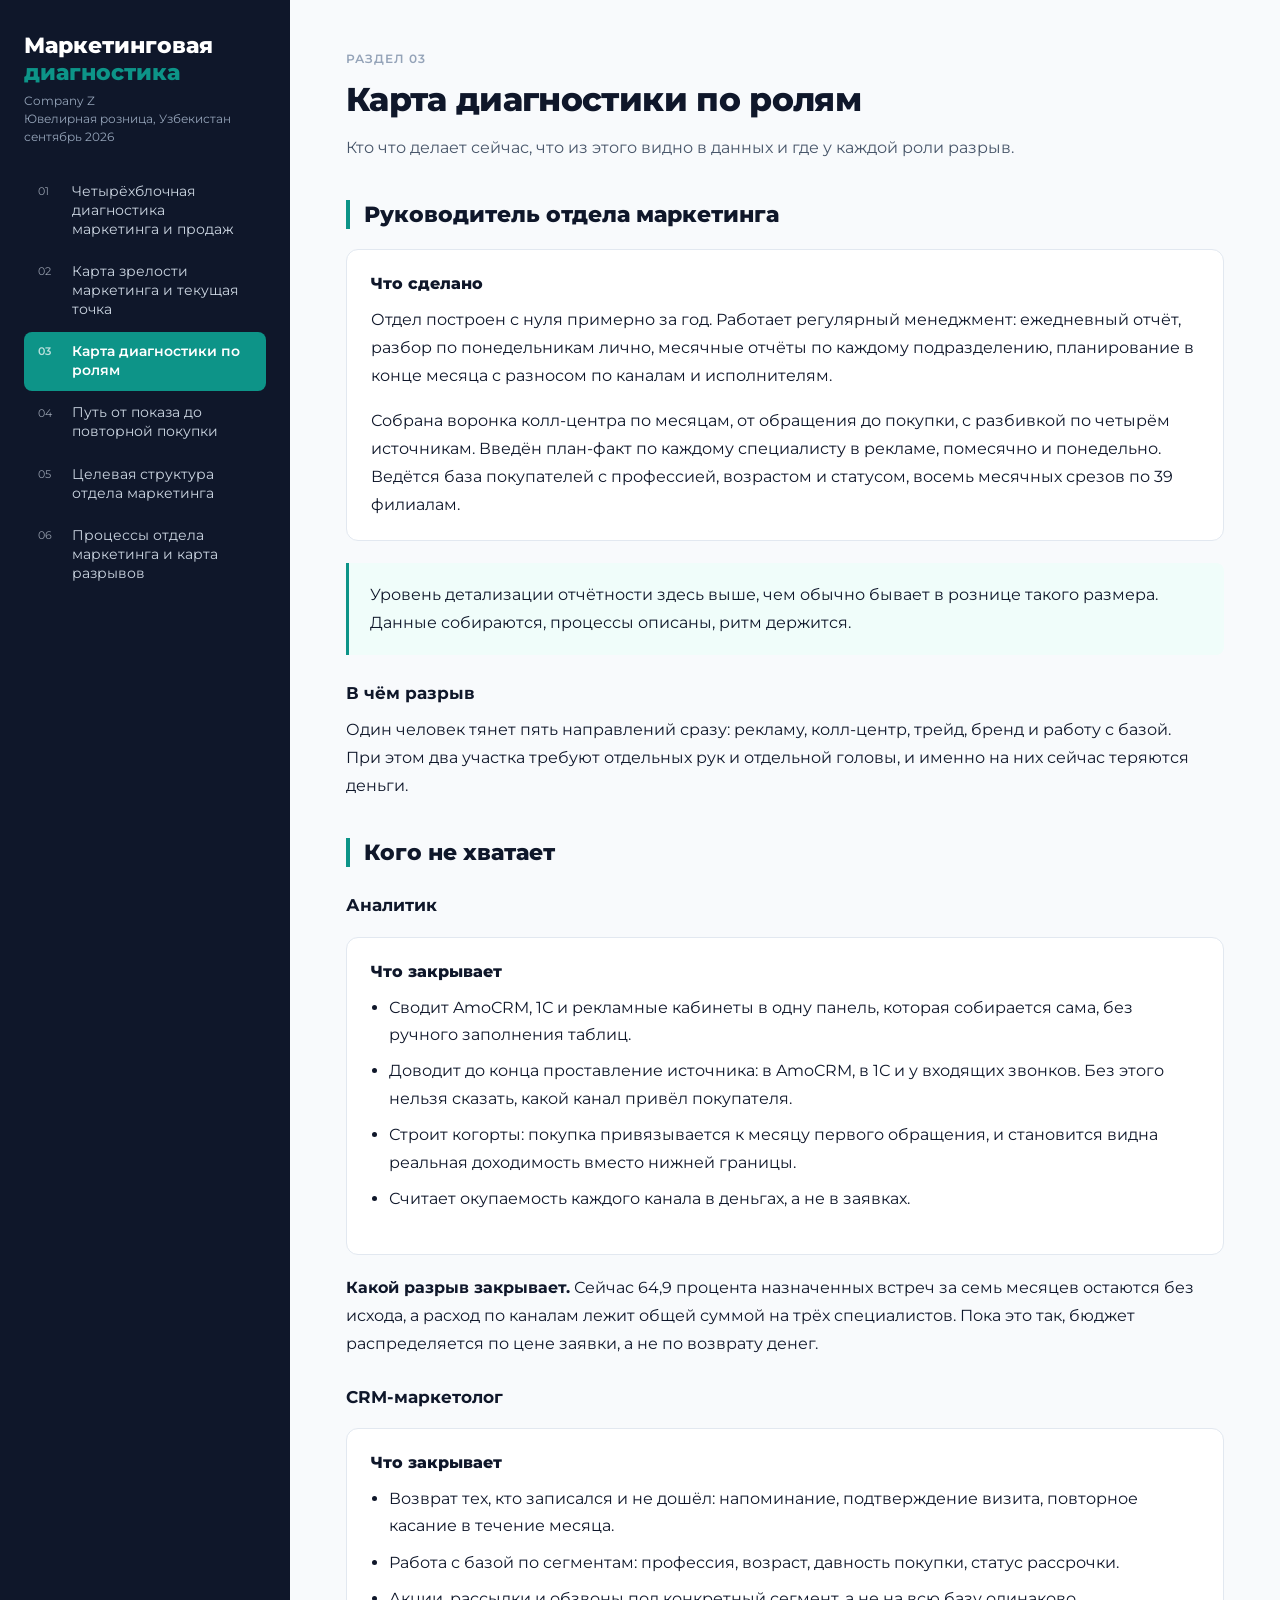
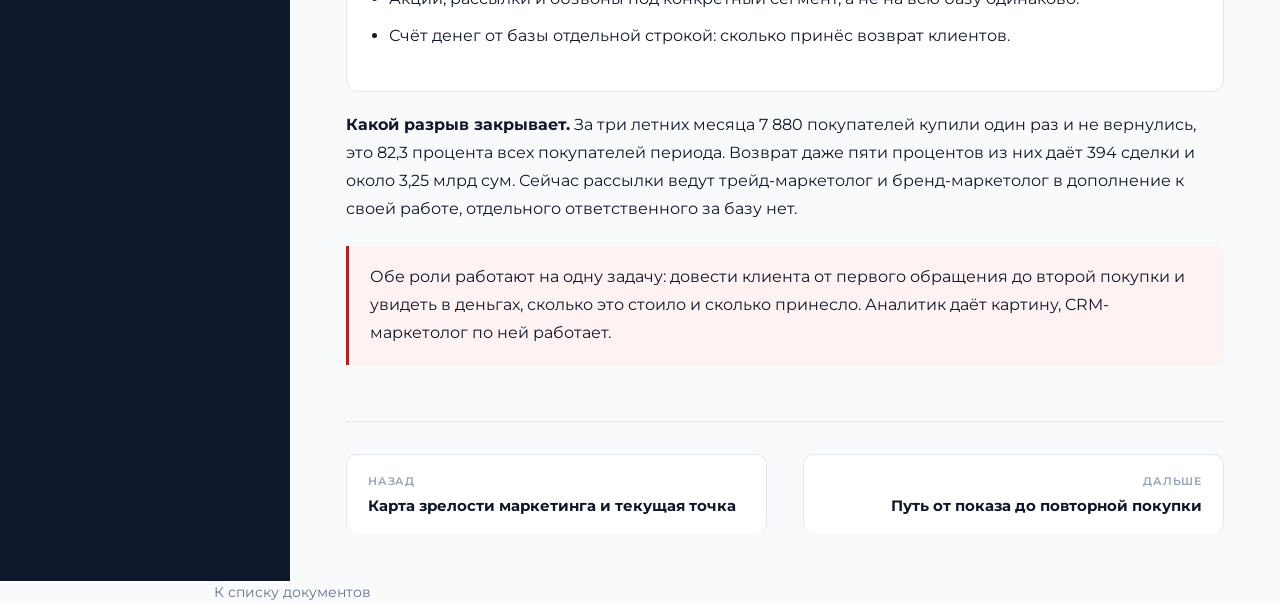
<file: kniga/04.html>
<!DOCTYPE html>
<html lang="ru">
<head>
<meta name="robots" content="noindex, nofollow">
<meta charset="UTF-8">
<meta http-equiv="Cache-Control" content="no-cache, no-store, must-revalidate">
<meta name="viewport" content="width=device-width,initial-scale=1.0">
<title>Карта диагностики по ролям, Company Z</title>
<link rel="preconnect" href="https://fonts.googleapis.com">
<link href="https://fonts.googleapis.com/css2?family=Montserrat:wght@400;500;600;700;800;900&display=swap" rel="stylesheet">
<style>
*,*::before,*::after{box-sizing:border-box;margin:0;padding:0}
:root{
  --accent:#0d9488;--accent-light:#f0fdfa;--accent-border:#99f6e4;
  --green:#16a34a;--green-bg:#f0fdf4;--green-border:#86efac;
  --red:#b91c1c;--red-bg:#fef2f2;--red-border:#fca5a5;
  --amber:#b45309;--amber-bg:#fffbeb;--amber-border:#fcd34d;
  --blue:#1e40af;--blue-bg:#eff6ff;--blue-border:#bfdbfe;
  --text:#0f172a;--text2:#475569;--text3:#94a3b8;
  --border:#e2e8f0;--bg:#f8fafc;--bg-card:#ffffff;
}
html,body{height:100%}
body{font-family:'Montserrat',-apple-system,BlinkMacSystemFont,sans-serif;color:var(--text);background:var(--bg);font-size:16px;line-height:1.7;-webkit-font-smoothing:antialiased}
a{color:var(--accent);text-decoration:none;border-bottom:1px solid transparent;transition:border-color .15s}
a:hover{border-bottom-color:var(--accent)}
strong{font-weight:700}

/* фон колонки тянется на всю высоту: без него тёмная полоса обрывается на длинной странице */
.layout{display:grid;grid-template-columns:290px 1fr;min-height:100vh;background:linear-gradient(to right,var(--text) 0,var(--text) 290px,var(--bg) 290px)}
@media (max-width:900px){.layout{grid-template-columns:1fr;background:var(--bg)}}
.sidebar{background:var(--text);color:#fff;padding:2rem 1.5rem;position:sticky;top:0;height:100vh;overflow-y:auto;max-height:100vh}
@media (max-width:900px){.sidebar{position:relative;height:auto;max-height:none}}
.brand-name{font-size:1.35rem;font-weight:800;line-height:1.25;margin-bottom:.35rem}
.brand-name span{color:var(--accent)}
.brand-sub{font-size:.75rem;color:#94a3b8;margin-bottom:1.6rem;line-height:1.5}
.nav{display:flex;flex-direction:column;gap:.15rem}
.nav-item{display:flex;gap:.65rem;align-items:flex-start;padding:.65rem .85rem;border-radius:8px;color:#cbd5e1;font-size:.85rem;line-height:1.4;transition:all .15s;border-bottom:none}
.nav-item:hover{background:rgba(255,255,255,.06);color:#fff;border-bottom:none}
.nav-item.active{background:var(--accent);color:#fff;font-weight:600}
.nav-num{font-size:.7rem;opacity:.7;flex-shrink:0;margin-top:.15rem;min-width:1.5rem}
.nav-text{flex:1}

.main{padding:3rem 3.5rem;max-width:1000px}
@media (max-width:1100px){.main{padding:2rem 1.5rem}}
.section-meta{font-size:.78rem;color:var(--text3);text-transform:uppercase;letter-spacing:.08em;font-weight:600;margin-bottom:.7rem}
.section-title{font-size:2.05rem;font-weight:800;line-height:1.2;margin-bottom:.9rem;letter-spacing:-.02em}
@media (max-width:700px){.section-title{font-size:1.55rem}}
.section-lead{font-size:1.02rem;color:var(--text2);line-height:1.7;margin-bottom:2.4rem;max-width:74ch}

.content p{margin-bottom:1.1rem;font-size:1rem;line-height:1.75;max-width:78ch}
.content h2{font-size:1.4rem;font-weight:800;margin:2.4rem 0 1rem;padding-left:.85rem;border-left:4px solid var(--accent);line-height:1.3}
.content h3{font-size:1.06rem;font-weight:700;margin:1.7rem 0 .7rem;line-height:1.35}
.content ul{margin:0 0 1.3rem 1.1rem;padding:0}
.content ul li{margin-bottom:.6rem;line-height:1.7;max-width:76ch}
.content ol{margin:0 0 1.3rem 1.3rem}
.content ol li{margin-bottom:.6rem;line-height:1.7;max-width:76ch}

.card{background:var(--bg-card);border:1px solid var(--border);border-radius:12px;padding:1.3rem 1.5rem;margin:1.2rem 0}
.card-title{font-size:1rem;font-weight:800;margin-bottom:.5rem}
.card p:last-child{margin-bottom:0}
.grid2{display:grid;grid-template-columns:1fr 1fr;gap:1rem;margin:1.2rem 0}
@media (max-width:820px){.grid2{grid-template-columns:1fr}}

.tag{display:inline-block;font-size:.72rem;font-weight:700;padding:.2rem .6rem;border-radius:5px;letter-spacing:.02em}
.tag-green{background:var(--green-bg);color:var(--green);border:1px solid var(--green-border)}
.tag-red{background:var(--red-bg);color:var(--red);border:1px solid var(--red-border)}
.tag-amber{background:var(--amber-bg);color:var(--amber);border:1px solid var(--amber-border)}
.tag-accent{background:var(--accent-light);color:var(--accent);border:1px solid var(--accent-border)}
.tag-blue{background:var(--blue-bg);color:var(--blue);border:1px solid var(--blue-border)}

.tbl-wrap{overflow-x:auto;margin:1.4rem 0;border-radius:10px;border:1px solid var(--border);background:#fff}
.tbl{width:100%;border-collapse:collapse;font-size:.9rem}
.tbl th{background:var(--bg);text-align:left;padding:.8rem 1rem;font-weight:700;border-bottom:2px solid var(--border);font-size:.78rem;text-transform:uppercase;letter-spacing:.04em;color:var(--text3)}
.tbl td{padding:.75rem 1rem;border-bottom:1px solid var(--border);vertical-align:top;line-height:1.55}
.tbl tr:last-child td{border-bottom:none}
.tbl .num{white-space:nowrap;font-weight:600}
.tbl tr.now td{background:var(--accent-light)}
.tbl tr.now td:first-child{box-shadow:inset 4px 0 0 var(--accent)}

.note{font-size:.85rem;color:var(--text3);line-height:1.6;font-style:italic;margin:.8rem 0 1.4rem;max-width:80ch}
.callout{margin:1.4rem 0;padding:1.1rem 1.3rem;border-left:3px solid var(--accent);background:var(--accent-light);border-radius:0 8px 8px 0}
.callout p{margin-bottom:.5rem}
.callout p:last-child{margin-bottom:0}
.callout.warn{border-left-color:var(--red);background:var(--red-bg)}
.callout.ok{border-left-color:var(--green);background:var(--green-bg)}

.pagination{display:flex;justify-content:space-between;gap:1rem;margin-top:3.5rem;padding-top:2rem;border-top:1px solid var(--border)}
.page-link{flex:1;padding:1.05rem 1.3rem;background:var(--bg-card);border:1.5px solid var(--border);border-radius:10px;border-bottom:none;transition:all .15s;max-width:48%}
.page-link:hover{border-color:var(--accent);background:var(--accent-light);border-bottom:1.5px solid var(--accent)}
.page-link.next{margin-left:auto;text-align:right}
.pl-label{font-size:.7rem;color:var(--text3);text-transform:uppercase;letter-spacing:.08em;font-weight:600;margin-bottom:.3rem}
.pl-title{font-size:.94rem;font-weight:700;color:var(--text);line-height:1.4}

.toc{display:grid;grid-template-columns:1fr 1fr;gap:1rem;margin-top:2rem}
@media (max-width:820px){.toc{grid-template-columns:1fr}}
.toc-item{display:block;padding:1.3rem 1.5rem;background:var(--bg-card);border:1.5px solid var(--border);border-radius:12px;border-bottom:none;transition:all .15s}
.toc-item:hover{border-color:var(--accent);background:var(--accent-light);border-bottom:1.5px solid var(--accent)}
.toc-num{font-size:.72rem;color:var(--text3);font-weight:700;letter-spacing:.08em;margin-bottom:.35rem}
.toc-title{font-size:1.02rem;font-weight:700;color:var(--text);line-height:1.35;margin-bottom:.35rem}
.toc-sub{font-size:.85rem;color:var(--text2);line-height:1.5}
</style>
</head>
<body>
<div class="layout">
<aside class="sidebar">
  <div class="brand-name">Маркетинговая <span>диагностика</span></div>
  <div class="brand-sub">Company Z<br>Ювелирная розница, Узбекистан<br>сентябрь 2026</div>
  <nav class="nav">
<a class="nav-item" href="02.html"><span class="nav-num">01</span><span class="nav-text">Четырёхблочная диагностика маркетинга и продаж</span></a>
<a class="nav-item" href="03.html"><span class="nav-num">02</span><span class="nav-text">Карта зрелости маркетинга и текущая точка</span></a>
<a class="nav-item active" href="04.html"><span class="nav-num">03</span><span class="nav-text">Карта диагностики по ролям</span></a>
<a class="nav-item" href="06.html"><span class="nav-num">04</span><span class="nav-text">Путь от показа до повторной покупки</span></a>
<a class="nav-item" href="07.html"><span class="nav-num">05</span><span class="nav-text">Целевая структура отдела маркетинга</span></a>
<a class="nav-item" href="08.html"><span class="nav-num">06</span><span class="nav-text">Процессы отдела маркетинга и карта разрывов</span></a>
  </nav>
</aside>
<main class="main">
  <div class="section-meta">Раздел 03</div>
  <h1 class="section-title">Карта диагностики по ролям</h1>
  <p class="section-lead">Кто что делает сейчас, что из этого видно в данных и где у каждой роли разрыв.</p>
  <div class="content">

<h2>Руководитель отдела маркетинга</h2>

<div class="card">
<div class="card-title">Что сделано</div>
<p>Отдел построен с нуля примерно за год. Работает регулярный менеджмент:
ежедневный отчёт, разбор по понедельникам лично, месячные отчёты по каждому
подразделению, планирование в конце месяца с разносом по каналам
и исполнителям.</p>
<p>Собрана воронка колл-центра по месяцам, от обращения до покупки,
с разбивкой по четырём источникам. Введён план-факт по каждому специалисту
в рекламе, помесячно и понедельно. Ведётся база покупателей с профессией,
возрастом и статусом, восемь месячных срезов по 39 филиалам.</p>
</div>

<div class="callout">
<p>Уровень детализации отчётности здесь выше, чем обычно бывает в рознице
такого размера. Данные собираются, процессы описаны, ритм держится.</p>
</div>

<h3>В чём разрыв</h3>

<p>Один человек тянет пять направлений сразу: рекламу, колл-центр, трейд,
бренд и работу с базой. При этом два участка требуют отдельных рук и отдельной
головы, и именно на них сейчас теряются деньги.</p>

<h2>Кого не хватает</h2>

<h3>Аналитик</h3>

<div class="card">
<div class="card-title">Что закрывает</div>
<ul>
<li>Сводит AmoCRM, 1С и рекламные кабинеты в одну панель, которая собирается
сама, без ручного заполнения таблиц.</li>
<li>Доводит до конца проставление источника: в AmoCRM, в 1С и у входящих
звонков. Без этого нельзя сказать, какой канал привёл покупателя.</li>
<li>Строит когорты: покупка привязывается к месяцу первого обращения,
и становится видна реальная доходимость вместо нижней границы.</li>
<li>Считает окупаемость каждого канала в деньгах, а не в заявках.</li>
</ul>
</div>

<p><strong>Какой разрыв закрывает.</strong> Сейчас 64,9 процента назначенных
встреч за семь месяцев остаются без исхода, а расход по каналам лежит общей
суммой на трёх специалистов. Пока это так, бюджет распределяется по цене
заявки, а не по возврату денег.</p>

<h3>CRM-маркетолог</h3>

<div class="card">
<div class="card-title">Что закрывает</div>
<ul>
<li>Возврат тех, кто записался и не дошёл: напоминание, подтверждение визита,
повторное касание в течение месяца.</li>
<li>Работа с базой по сегментам: профессия, возраст, давность покупки,
статус рассрочки.</li>
<li>Акции, рассылки и обзвоны под конкретный сегмент, а не на всю базу
одинаково.</li>
<li>Счёт денег от базы отдельной строкой: сколько принёс возврат клиентов.</li>
</ul>
</div>

<p><strong>Какой разрыв закрывает.</strong> За три летних месяца 7 880
покупателей купили один раз и не вернулись, это 82,3 процента всех
покупателей периода. Возврат даже пяти процентов из них даёт 394 сделки
и около 3,25 млрд сум. Сейчас рассылки ведут трейд-маркетолог
и бренд-маркетолог в дополнение к своей работе, отдельного ответственного
за базу нет.</p>

<div class="callout warn">
<p>Обе роли работают на одну задачу: довести клиента от первого обращения
до второй покупки и увидеть в деньгах, сколько это стоило и сколько принесло.
Аналитик даёт картину, CRM-маркетолог по ней работает.</p>
</div>

  </div>
  <div class="pagination"><a class="page-link" href="03.html"><div class="pl-label">Назад</div><div class="pl-title">Карта зрелости маркетинга и текущая точка</div></a><a class="page-link next" href="06.html"><div class="pl-label">Дальше</div><div class="pl-title">Путь от показа до повторной покупки</div></a></div>
</main>
</div>
<div style="max-width:900px;margin:0 auto 48px;padding:0 24px;font:14px/1.6 Montserrat,system-ui,sans-serif"><a href="../index.html" style="color:#64748b;text-decoration:none">К списку документов</a></div>
</body>
</html>
</file>
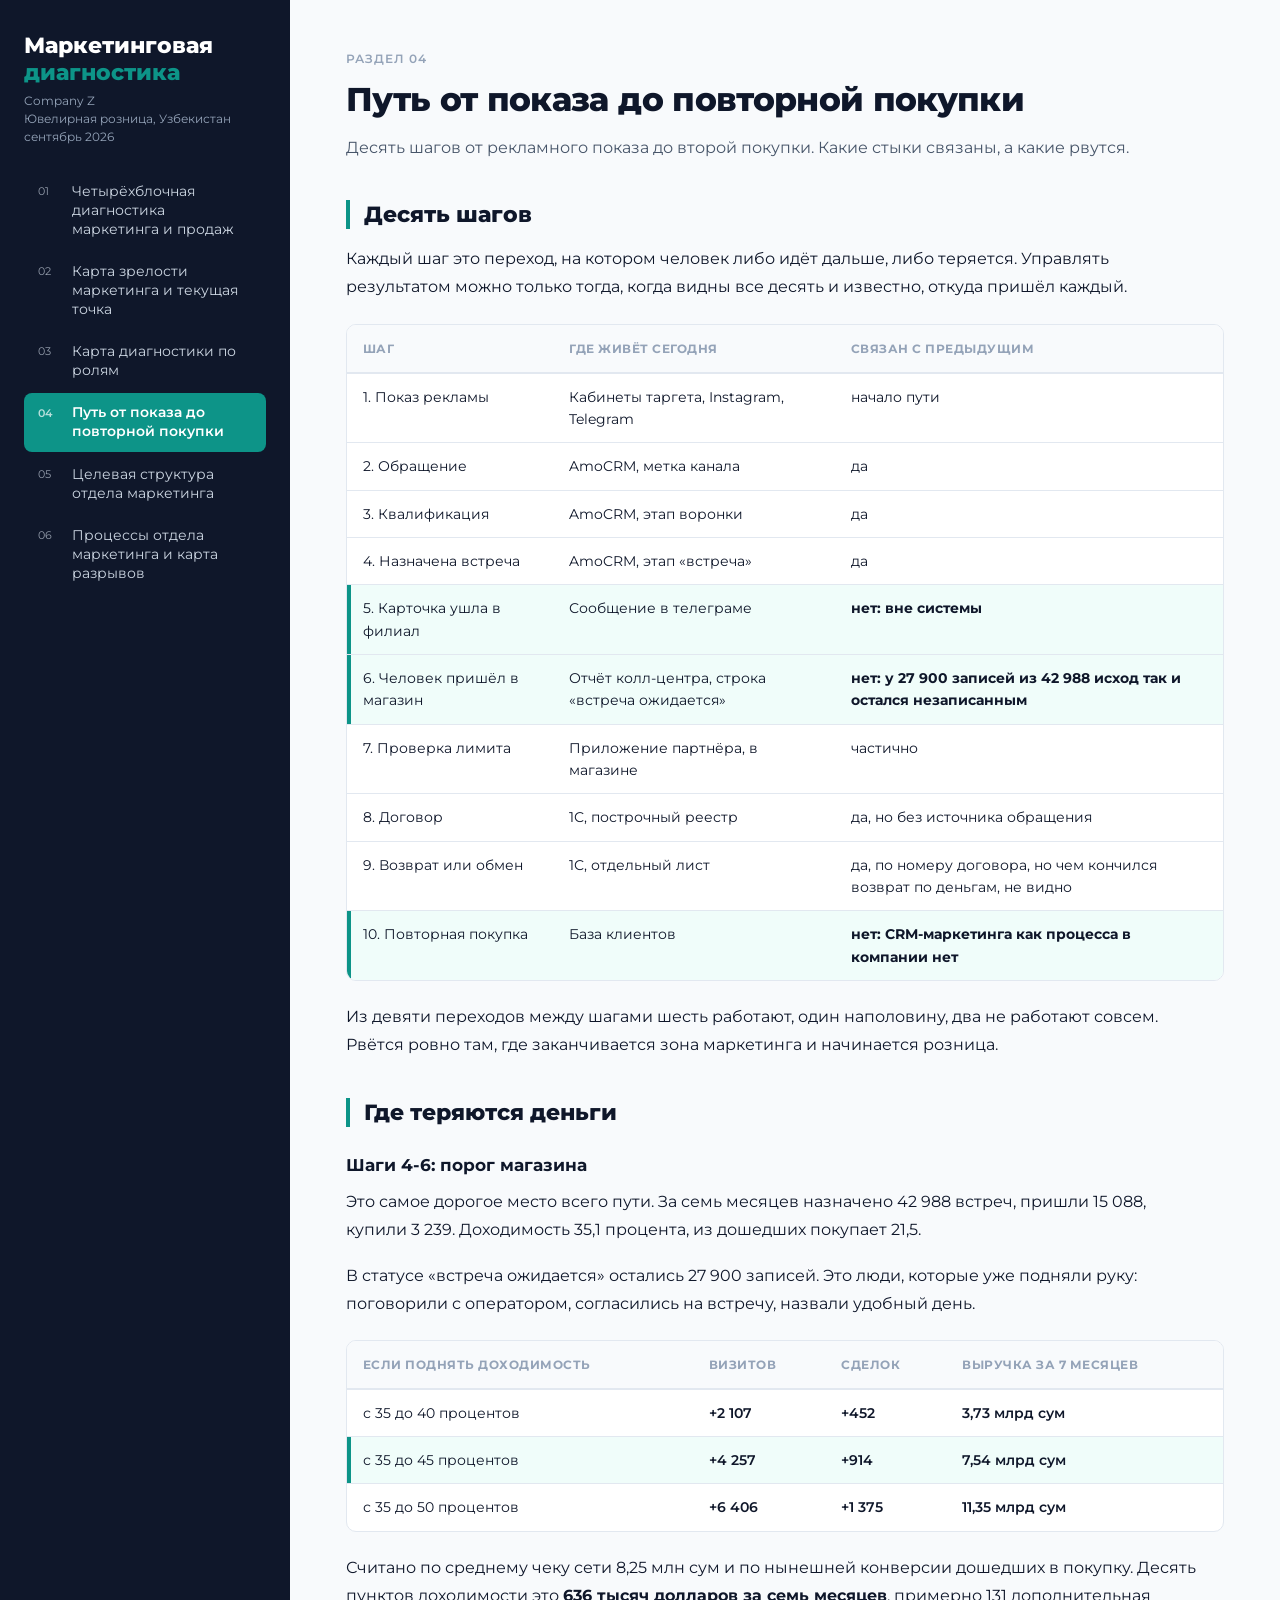
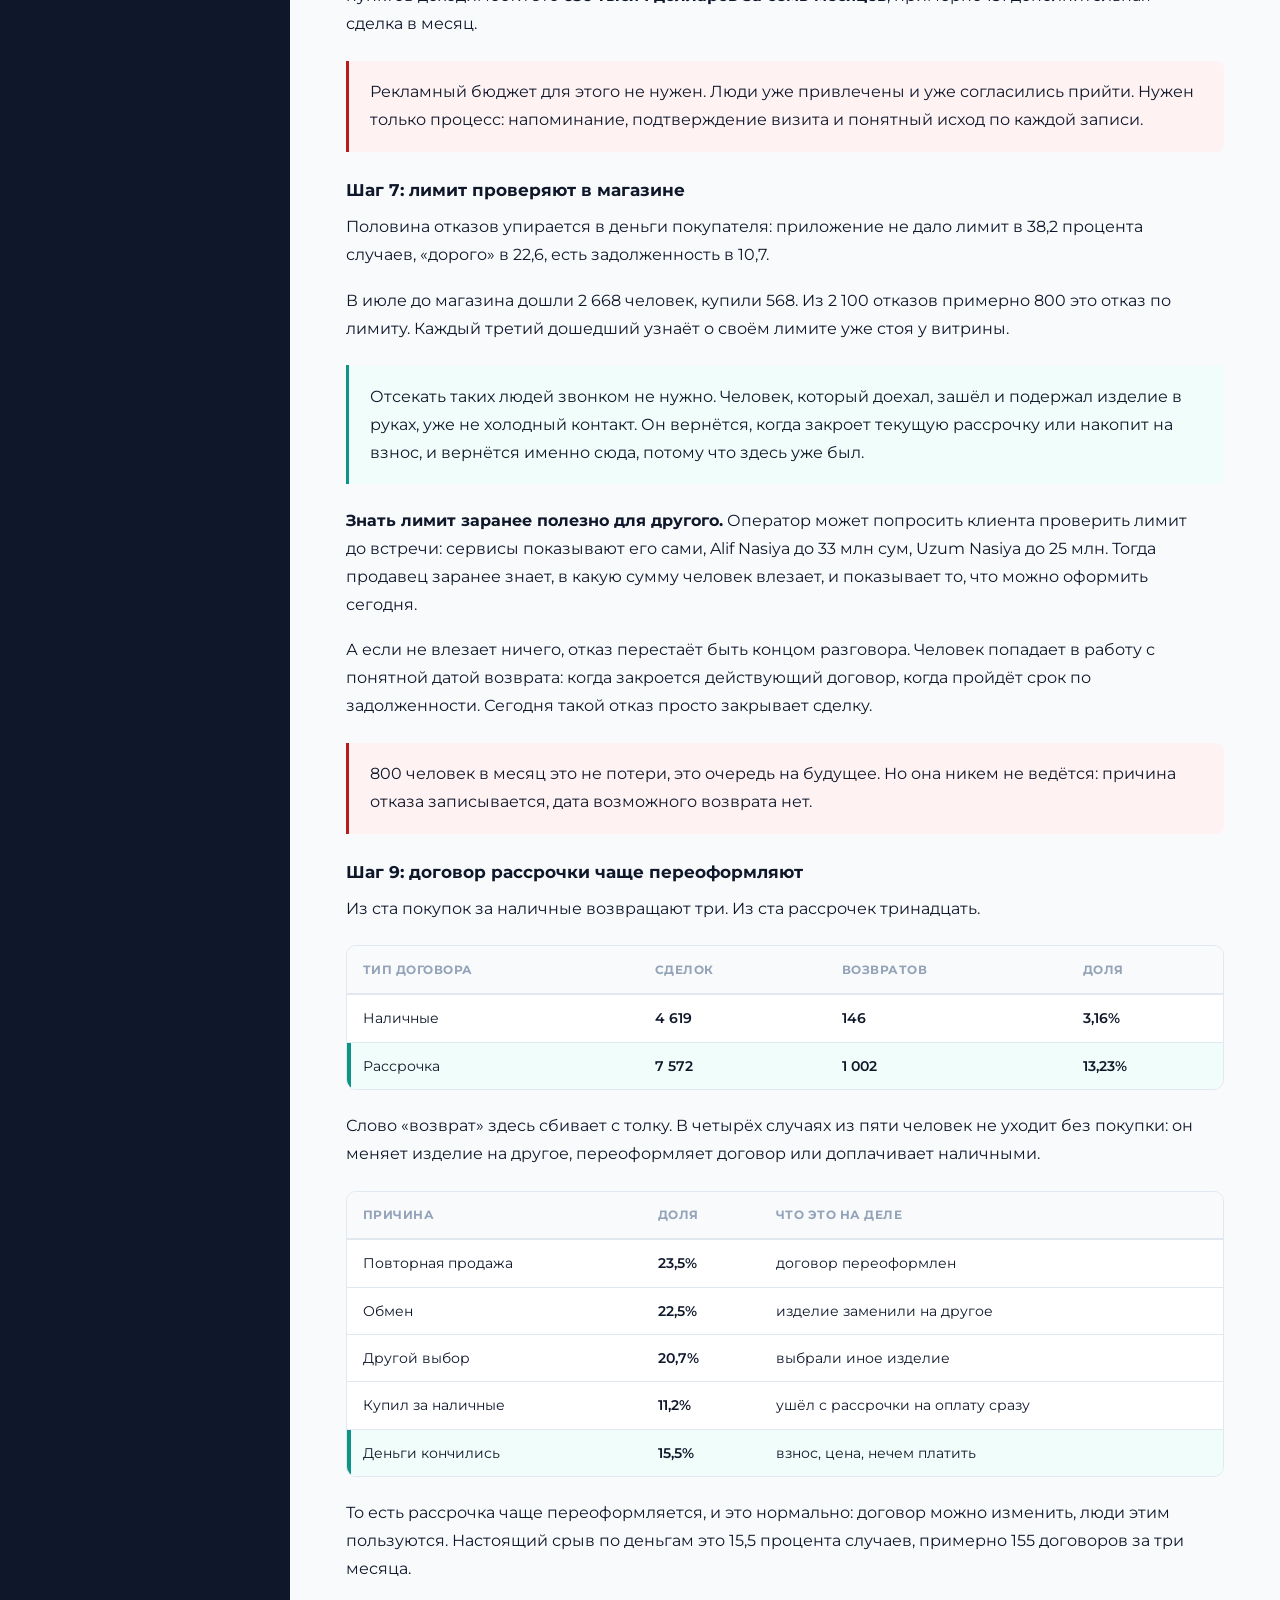
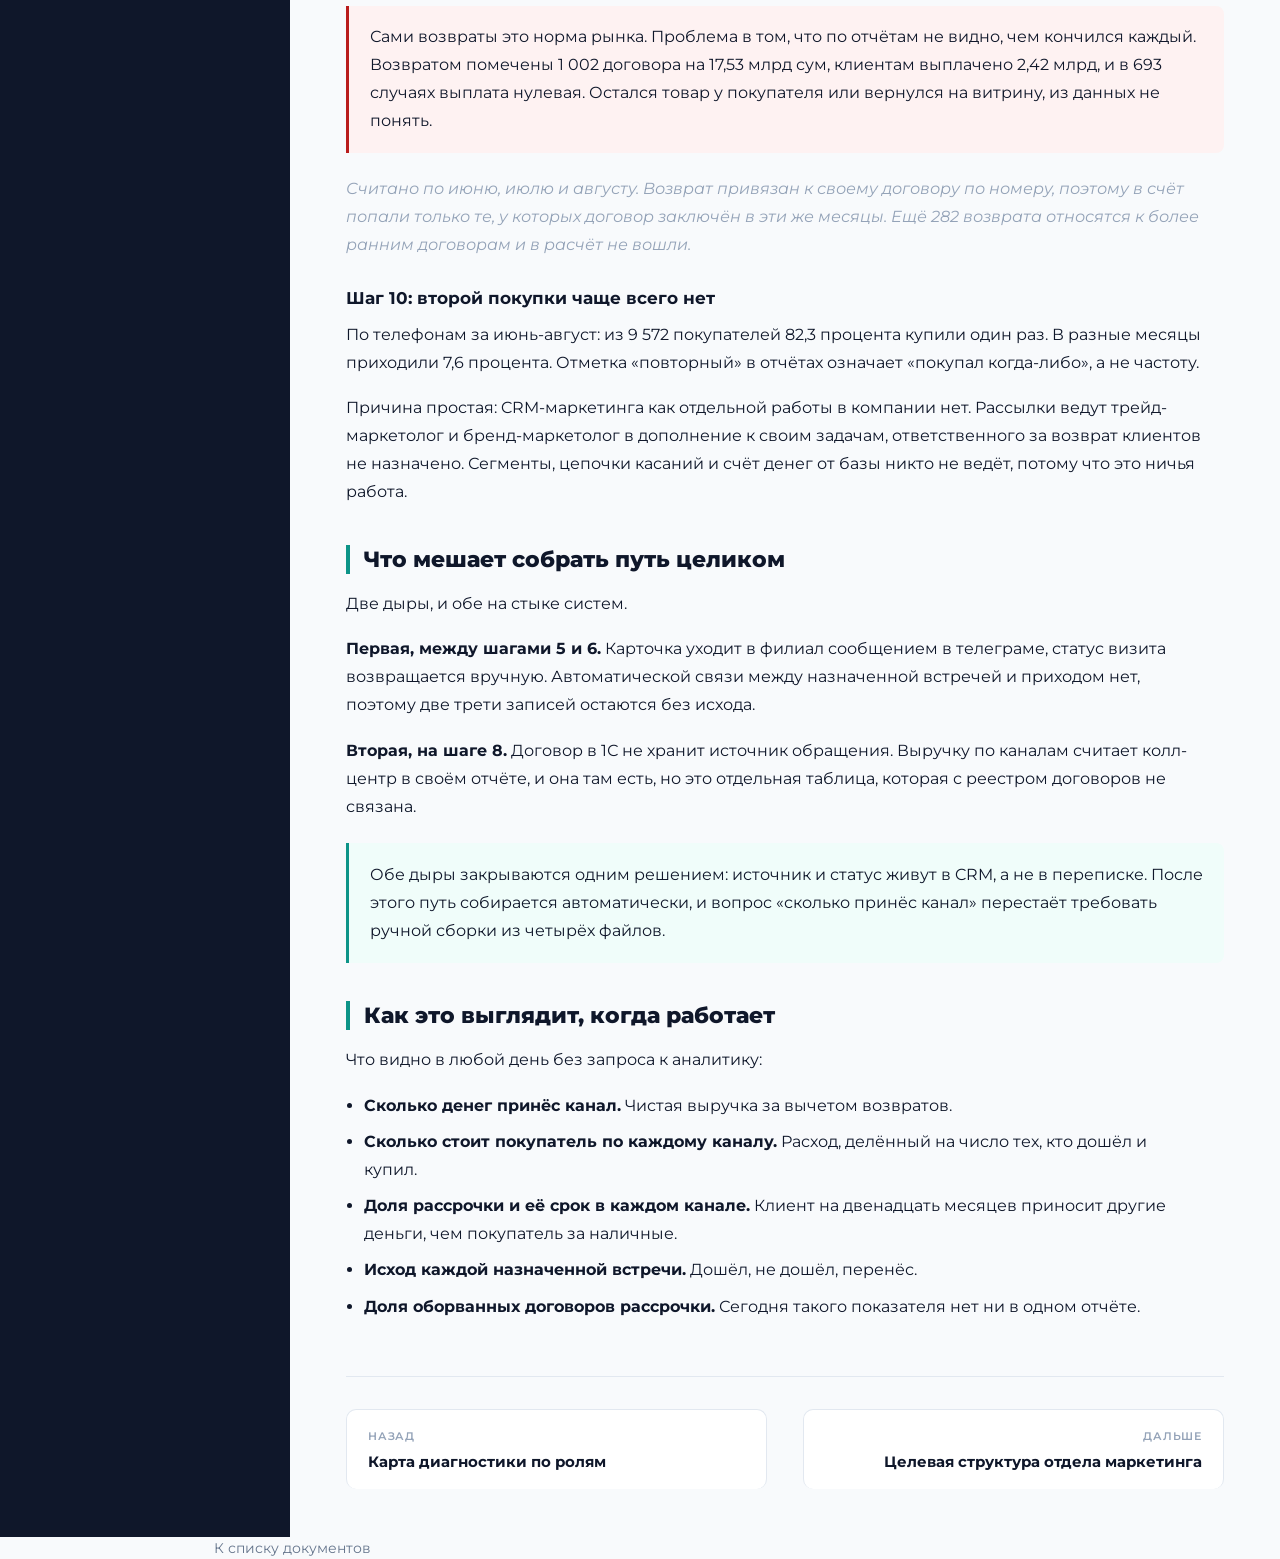
<file: kniga/06.html>
<!DOCTYPE html>
<html lang="ru">
<head>
<meta name="robots" content="noindex, nofollow">
<meta charset="UTF-8">
<meta http-equiv="Cache-Control" content="no-cache, no-store, must-revalidate">
<meta name="viewport" content="width=device-width,initial-scale=1.0">
<title>Путь от показа до повторной покупки, Company Z</title>
<link rel="preconnect" href="https://fonts.googleapis.com">
<link href="https://fonts.googleapis.com/css2?family=Montserrat:wght@400;500;600;700;800;900&display=swap" rel="stylesheet">
<style>
*,*::before,*::after{box-sizing:border-box;margin:0;padding:0}
:root{
  --accent:#0d9488;--accent-light:#f0fdfa;--accent-border:#99f6e4;
  --green:#16a34a;--green-bg:#f0fdf4;--green-border:#86efac;
  --red:#b91c1c;--red-bg:#fef2f2;--red-border:#fca5a5;
  --amber:#b45309;--amber-bg:#fffbeb;--amber-border:#fcd34d;
  --blue:#1e40af;--blue-bg:#eff6ff;--blue-border:#bfdbfe;
  --text:#0f172a;--text2:#475569;--text3:#94a3b8;
  --border:#e2e8f0;--bg:#f8fafc;--bg-card:#ffffff;
}
html,body{height:100%}
body{font-family:'Montserrat',-apple-system,BlinkMacSystemFont,sans-serif;color:var(--text);background:var(--bg);font-size:16px;line-height:1.7;-webkit-font-smoothing:antialiased}
a{color:var(--accent);text-decoration:none;border-bottom:1px solid transparent;transition:border-color .15s}
a:hover{border-bottom-color:var(--accent)}
strong{font-weight:700}

/* фон колонки тянется на всю высоту: без него тёмная полоса обрывается на длинной странице */
.layout{display:grid;grid-template-columns:290px 1fr;min-height:100vh;background:linear-gradient(to right,var(--text) 0,var(--text) 290px,var(--bg) 290px)}
@media (max-width:900px){.layout{grid-template-columns:1fr;background:var(--bg)}}
.sidebar{background:var(--text);color:#fff;padding:2rem 1.5rem;position:sticky;top:0;height:100vh;overflow-y:auto;max-height:100vh}
@media (max-width:900px){.sidebar{position:relative;height:auto;max-height:none}}
.brand-name{font-size:1.35rem;font-weight:800;line-height:1.25;margin-bottom:.35rem}
.brand-name span{color:var(--accent)}
.brand-sub{font-size:.75rem;color:#94a3b8;margin-bottom:1.6rem;line-height:1.5}
.nav{display:flex;flex-direction:column;gap:.15rem}
.nav-item{display:flex;gap:.65rem;align-items:flex-start;padding:.65rem .85rem;border-radius:8px;color:#cbd5e1;font-size:.85rem;line-height:1.4;transition:all .15s;border-bottom:none}
.nav-item:hover{background:rgba(255,255,255,.06);color:#fff;border-bottom:none}
.nav-item.active{background:var(--accent);color:#fff;font-weight:600}
.nav-num{font-size:.7rem;opacity:.7;flex-shrink:0;margin-top:.15rem;min-width:1.5rem}
.nav-text{flex:1}

.main{padding:3rem 3.5rem;max-width:1000px}
@media (max-width:1100px){.main{padding:2rem 1.5rem}}
.section-meta{font-size:.78rem;color:var(--text3);text-transform:uppercase;letter-spacing:.08em;font-weight:600;margin-bottom:.7rem}
.section-title{font-size:2.05rem;font-weight:800;line-height:1.2;margin-bottom:.9rem;letter-spacing:-.02em}
@media (max-width:700px){.section-title{font-size:1.55rem}}
.section-lead{font-size:1.02rem;color:var(--text2);line-height:1.7;margin-bottom:2.4rem;max-width:74ch}

.content p{margin-bottom:1.1rem;font-size:1rem;line-height:1.75;max-width:78ch}
.content h2{font-size:1.4rem;font-weight:800;margin:2.4rem 0 1rem;padding-left:.85rem;border-left:4px solid var(--accent);line-height:1.3}
.content h3{font-size:1.06rem;font-weight:700;margin:1.7rem 0 .7rem;line-height:1.35}
.content ul{margin:0 0 1.3rem 1.1rem;padding:0}
.content ul li{margin-bottom:.6rem;line-height:1.7;max-width:76ch}
.content ol{margin:0 0 1.3rem 1.3rem}
.content ol li{margin-bottom:.6rem;line-height:1.7;max-width:76ch}

.card{background:var(--bg-card);border:1px solid var(--border);border-radius:12px;padding:1.3rem 1.5rem;margin:1.2rem 0}
.card-title{font-size:1rem;font-weight:800;margin-bottom:.5rem}
.card p:last-child{margin-bottom:0}
.grid2{display:grid;grid-template-columns:1fr 1fr;gap:1rem;margin:1.2rem 0}
@media (max-width:820px){.grid2{grid-template-columns:1fr}}

.tag{display:inline-block;font-size:.72rem;font-weight:700;padding:.2rem .6rem;border-radius:5px;letter-spacing:.02em}
.tag-green{background:var(--green-bg);color:var(--green);border:1px solid var(--green-border)}
.tag-red{background:var(--red-bg);color:var(--red);border:1px solid var(--red-border)}
.tag-amber{background:var(--amber-bg);color:var(--amber);border:1px solid var(--amber-border)}
.tag-accent{background:var(--accent-light);color:var(--accent);border:1px solid var(--accent-border)}
.tag-blue{background:var(--blue-bg);color:var(--blue);border:1px solid var(--blue-border)}

.tbl-wrap{overflow-x:auto;margin:1.4rem 0;border-radius:10px;border:1px solid var(--border);background:#fff}
.tbl{width:100%;border-collapse:collapse;font-size:.9rem}
.tbl th{background:var(--bg);text-align:left;padding:.8rem 1rem;font-weight:700;border-bottom:2px solid var(--border);font-size:.78rem;text-transform:uppercase;letter-spacing:.04em;color:var(--text3)}
.tbl td{padding:.75rem 1rem;border-bottom:1px solid var(--border);vertical-align:top;line-height:1.55}
.tbl tr:last-child td{border-bottom:none}
.tbl .num{white-space:nowrap;font-weight:600}
.tbl tr.now td{background:var(--accent-light)}
.tbl tr.now td:first-child{box-shadow:inset 4px 0 0 var(--accent)}

.note{font-size:.85rem;color:var(--text3);line-height:1.6;font-style:italic;margin:.8rem 0 1.4rem;max-width:80ch}
.callout{margin:1.4rem 0;padding:1.1rem 1.3rem;border-left:3px solid var(--accent);background:var(--accent-light);border-radius:0 8px 8px 0}
.callout p{margin-bottom:.5rem}
.callout p:last-child{margin-bottom:0}
.callout.warn{border-left-color:var(--red);background:var(--red-bg)}
.callout.ok{border-left-color:var(--green);background:var(--green-bg)}

.pagination{display:flex;justify-content:space-between;gap:1rem;margin-top:3.5rem;padding-top:2rem;border-top:1px solid var(--border)}
.page-link{flex:1;padding:1.05rem 1.3rem;background:var(--bg-card);border:1.5px solid var(--border);border-radius:10px;border-bottom:none;transition:all .15s;max-width:48%}
.page-link:hover{border-color:var(--accent);background:var(--accent-light);border-bottom:1.5px solid var(--accent)}
.page-link.next{margin-left:auto;text-align:right}
.pl-label{font-size:.7rem;color:var(--text3);text-transform:uppercase;letter-spacing:.08em;font-weight:600;margin-bottom:.3rem}
.pl-title{font-size:.94rem;font-weight:700;color:var(--text);line-height:1.4}

.toc{display:grid;grid-template-columns:1fr 1fr;gap:1rem;margin-top:2rem}
@media (max-width:820px){.toc{grid-template-columns:1fr}}
.toc-item{display:block;padding:1.3rem 1.5rem;background:var(--bg-card);border:1.5px solid var(--border);border-radius:12px;border-bottom:none;transition:all .15s}
.toc-item:hover{border-color:var(--accent);background:var(--accent-light);border-bottom:1.5px solid var(--accent)}
.toc-num{font-size:.72rem;color:var(--text3);font-weight:700;letter-spacing:.08em;margin-bottom:.35rem}
.toc-title{font-size:1.02rem;font-weight:700;color:var(--text);line-height:1.35;margin-bottom:.35rem}
.toc-sub{font-size:.85rem;color:var(--text2);line-height:1.5}
</style>
</head>
<body>
<div class="layout">
<aside class="sidebar">
  <div class="brand-name">Маркетинговая <span>диагностика</span></div>
  <div class="brand-sub">Company Z<br>Ювелирная розница, Узбекистан<br>сентябрь 2026</div>
  <nav class="nav">
<a class="nav-item" href="02.html"><span class="nav-num">01</span><span class="nav-text">Четырёхблочная диагностика маркетинга и продаж</span></a>
<a class="nav-item" href="03.html"><span class="nav-num">02</span><span class="nav-text">Карта зрелости маркетинга и текущая точка</span></a>
<a class="nav-item" href="04.html"><span class="nav-num">03</span><span class="nav-text">Карта диагностики по ролям</span></a>
<a class="nav-item active" href="06.html"><span class="nav-num">04</span><span class="nav-text">Путь от показа до повторной покупки</span></a>
<a class="nav-item" href="07.html"><span class="nav-num">05</span><span class="nav-text">Целевая структура отдела маркетинга</span></a>
<a class="nav-item" href="08.html"><span class="nav-num">06</span><span class="nav-text">Процессы отдела маркетинга и карта разрывов</span></a>
  </nav>
</aside>
<main class="main">
  <div class="section-meta">Раздел 04</div>
  <h1 class="section-title">Путь от показа до повторной покупки</h1>
  <p class="section-lead">Десять шагов от рекламного показа до второй покупки. Какие стыки связаны, а какие рвутся.</p>
  <div class="content">

<h2>Десять шагов</h2>

<p>Каждый шаг это переход, на котором человек либо идёт дальше, либо теряется.
Управлять результатом можно только тогда, когда видны все десять и известно,
откуда пришёл каждый.</p>

<div class="tbl-wrap"><table class="tbl">
<tr><th>Шаг</th><th>Где живёт сегодня</th><th>Связан с предыдущим</th></tr>
<tr><td>1. Показ рекламы</td><td>Кабинеты таргета, Instagram, Telegram</td><td>начало пути</td></tr>
<tr><td>2. Обращение</td><td>AmoCRM, метка канала</td><td>да</td></tr>
<tr><td>3. Квалификация</td><td>AmoCRM, этап воронки</td><td>да</td></tr>
<tr><td>4. Назначена встреча</td><td>AmoCRM, этап «встреча»</td><td>да</td></tr>
<tr class="now"><td>5. Карточка ушла в филиал</td><td>Сообщение в телеграме</td><td><strong>нет: вне системы</strong></td></tr>
<tr class="now"><td>6. Человек пришёл в магазин</td><td>Отчёт колл-центра, строка «встреча ожидается»</td><td><strong>нет: у 27 900 записей из 42 988 исход так и остался незаписанным</strong></td></tr>
<tr><td>7. Проверка лимита</td><td>Приложение партнёра, в магазине</td><td>частично</td></tr>
<tr><td>8. Договор</td><td>1С, построчный реестр</td><td>да, но без источника обращения</td></tr>
<tr><td>9. Возврат или обмен</td><td>1С, отдельный лист</td><td>да, по номеру договора, но чем кончился возврат по деньгам, не видно</td></tr>
<tr class="now"><td>10. Повторная покупка</td><td>База клиентов</td><td><strong>нет: CRM-маркетинга как процесса в компании нет</strong></td></tr>
</table></div>

<p>Из девяти переходов между шагами шесть работают, один наполовину, два
не работают совсем. Рвётся ровно там, где заканчивается зона маркетинга
и начинается розница.</p>

<h2>Где теряются деньги</h2>

<h3>Шаги 4-6: порог магазина</h3>

<p>Это самое дорогое место всего пути. За семь месяцев назначено 42 988
встреч, пришли 15 088, купили 3 239. Доходимость 35,1 процента, из дошедших
покупает 21,5.</p>

<p>В статусе «встреча ожидается» остались 27 900 записей. Это люди, которые
уже подняли руку: поговорили с оператором, согласились на встречу, назвали
удобный день.</p>

<div class="tbl-wrap"><table class="tbl">
<tr><th>Если поднять доходимость</th><th>Визитов</th><th>Сделок</th><th>Выручка за 7 месяцев</th></tr>
<tr><td>с 35 до 40 процентов</td><td class="num">+2 107</td><td class="num">+452</td><td class="num">3,73 млрд сум</td></tr>
<tr class="now"><td>с 35 до 45 процентов</td><td class="num">+4 257</td><td class="num">+914</td><td class="num">7,54 млрд сум</td></tr>
<tr><td>с 35 до 50 процентов</td><td class="num">+6 406</td><td class="num">+1 375</td><td class="num">11,35 млрд сум</td></tr>
</table></div>

<p>Считано по среднему чеку сети 8,25 млн сум и по нынешней конверсии
дошедших в покупку. Десять пунктов доходимости это <strong>636 тысяч
долларов за семь месяцев</strong>, примерно 131 дополнительная сделка
в месяц.</p>

<div class="callout warn">
<p>Рекламный бюджет для этого не нужен. Люди уже привлечены и уже согласились
прийти. Нужен только процесс: напоминание, подтверждение визита и понятный
исход по каждой записи.</p>
</div>

<h3>Шаг 7: лимит проверяют в магазине</h3>

<p>Половина отказов упирается в деньги покупателя: приложение не дало лимит
в 38,2 процента случаев, «дорого» в 22,6, есть задолженность в 10,7.</p>

<p>В июле до магазина дошли 2 668 человек, купили 568. Из 2 100 отказов
примерно 800 это отказ по лимиту. Каждый третий дошедший узнаёт о своём
лимите уже стоя у витрины.</p>

<div class="callout">
<p>Отсекать таких людей звонком не нужно. Человек, который доехал, зашёл
и подержал изделие в руках, уже не холодный контакт. Он вернётся, когда
закроет текущую рассрочку или накопит на взнос, и вернётся именно сюда,
потому что здесь уже был.</p>
</div>

<p><strong>Знать лимит заранее полезно для другого.</strong> Оператор может
попросить клиента проверить лимит до встречи: сервисы показывают его сами,
Alif Nasiya до 33 млн сум, Uzum Nasiya до 25 млн. Тогда продавец заранее
знает, в какую сумму человек влезает, и показывает то, что можно оформить
сегодня.</p>

<p>А если не влезает ничего, отказ перестаёт быть концом разговора. Человек
попадает в работу с понятной датой возврата: когда закроется действующий
договор, когда пройдёт срок по задолженности. Сегодня такой отказ просто
закрывает сделку.</p>

<div class="callout warn">
<p>800 человек в месяц это не потери, это очередь на будущее. Но она никем
не ведётся: причина отказа записывается, дата возможного возврата нет.</p>
</div>

<h3>Шаг 9: договор рассрочки чаще переоформляют</h3>

<p>Из ста покупок за наличные возвращают три. Из ста рассрочек тринадцать.</p>

<div class="tbl-wrap"><table class="tbl">
<tr><th>Тип договора</th><th>Сделок</th><th>Возвратов</th><th>Доля</th></tr>
<tr><td>Наличные</td><td class="num">4 619</td><td class="num">146</td><td class="num">3,16%</td></tr>
<tr class="now"><td>Рассрочка</td><td class="num">7 572</td><td class="num">1 002</td><td class="num">13,23%</td></tr>
</table></div>

<p>Слово «возврат» здесь сбивает с толку. В четырёх случаях из пяти человек
не уходит без покупки: он меняет изделие на другое, переоформляет договор
или доплачивает наличными.</p>

<div class="tbl-wrap"><table class="tbl">
<tr><th>Причина</th><th>Доля</th><th>Что это на деле</th></tr>
<tr><td>Повторная продажа</td><td class="num">23,5%</td><td>договор переоформлен</td></tr>
<tr><td>Обмен</td><td class="num">22,5%</td><td>изделие заменили на другое</td></tr>
<tr><td>Другой выбор</td><td class="num">20,7%</td><td>выбрали иное изделие</td></tr>
<tr><td>Купил за наличные</td><td class="num">11,2%</td><td>ушёл с рассрочки на оплату сразу</td></tr>
<tr class="now"><td>Деньги кончились</td><td class="num">15,5%</td><td>взнос, цена, нечем платить</td></tr>
</table></div>

<p>То есть рассрочка чаще переоформляется, и это нормально: договор можно
изменить, люди этим пользуются. Настоящий срыв по деньгам это 15,5 процента
случаев, примерно 155 договоров за три месяца.</p>

<div class="callout warn">
<p>Сами возвраты это норма рынка. Проблема в том, что по отчётам не видно, чем
кончился каждый. Возвратом помечены 1 002 договора на 17,53 млрд сум,
клиентам выплачено 2,42 млрд, и в 693 случаях выплата нулевая. Остался товар
у покупателя или вернулся на витрину, из данных не понять.</p>
</div>

<p class="note">Считано по июню, июлю и августу. Возврат привязан к своему
договору по номеру, поэтому в счёт попали только те, у которых договор
заключён в эти же месяцы. Ещё 282 возврата относятся к более ранним
договорам и в расчёт не вошли.</p>

<h3>Шаг 10: второй покупки чаще всего нет</h3>

<p>По телефонам за июнь-август: из 9 572 покупателей 82,3 процента купили
один раз. В разные месяцы приходили 7,6 процента. Отметка «повторный»
в отчётах означает «покупал когда-либо», а не частоту.</p>

<p>Причина простая: CRM-маркетинга как отдельной работы в компании нет.
Рассылки ведут трейд-маркетолог и бренд-маркетолог в дополнение к своим
задачам, ответственного за возврат клиентов не назначено. Сегменты,
цепочки касаний и счёт денег от базы никто не ведёт, потому что это
ничья работа.</p>

<h2>Что мешает собрать путь целиком</h2>

<p>Две дыры, и обе на стыке систем.</p>

<p><strong>Первая, между шагами 5 и 6.</strong> Карточка уходит в филиал
сообщением в телеграме, статус визита возвращается вручную. Автоматической
связи между назначенной встречей и приходом нет, поэтому две трети записей
остаются без исхода.</p>

<p><strong>Вторая, на шаге 8.</strong> Договор в 1С не хранит источник
обращения. Выручку по каналам считает колл-центр в своём отчёте, и она там
есть, но это отдельная таблица, которая с реестром договоров не связана.</p>

<div class="callout">
<p>Обе дыры закрываются одним решением: источник и статус живут в CRM,
а не в переписке. После этого путь собирается автоматически, и вопрос
«сколько принёс канал» перестаёт требовать ручной сборки из четырёх файлов.</p>
</div>

<h2>Как это выглядит, когда работает</h2>

<p>Что видно в любой день без запроса к аналитику:</p>

<ul>
<li><strong>Сколько денег принёс канал.</strong> Чистая выручка за вычетом
возвратов.</li>
<li><strong>Сколько стоит покупатель по каждому каналу.</strong> Расход,
делённый на число тех, кто дошёл и купил.</li>
<li><strong>Доля рассрочки и её срок в каждом канале.</strong> Клиент
на двенадцать месяцев приносит другие деньги, чем покупатель за наличные.</li>
<li><strong>Исход каждой назначенной встречи.</strong> Дошёл, не дошёл,
перенёс.</li>
<li><strong>Доля оборванных договоров рассрочки.</strong> Сегодня такого
показателя нет ни в одном отчёте.</li>
</ul>

  </div>
  <div class="pagination"><a class="page-link" href="04.html"><div class="pl-label">Назад</div><div class="pl-title">Карта диагностики по ролям</div></a><a class="page-link next" href="07.html"><div class="pl-label">Дальше</div><div class="pl-title">Целевая структура отдела маркетинга</div></a></div>
</main>
</div>
<div style="max-width:900px;margin:0 auto 48px;padding:0 24px;font:14px/1.6 Montserrat,system-ui,sans-serif"><a href="../index.html" style="color:#64748b;text-decoration:none">К списку документов</a></div>
</body>
</html>
</file>
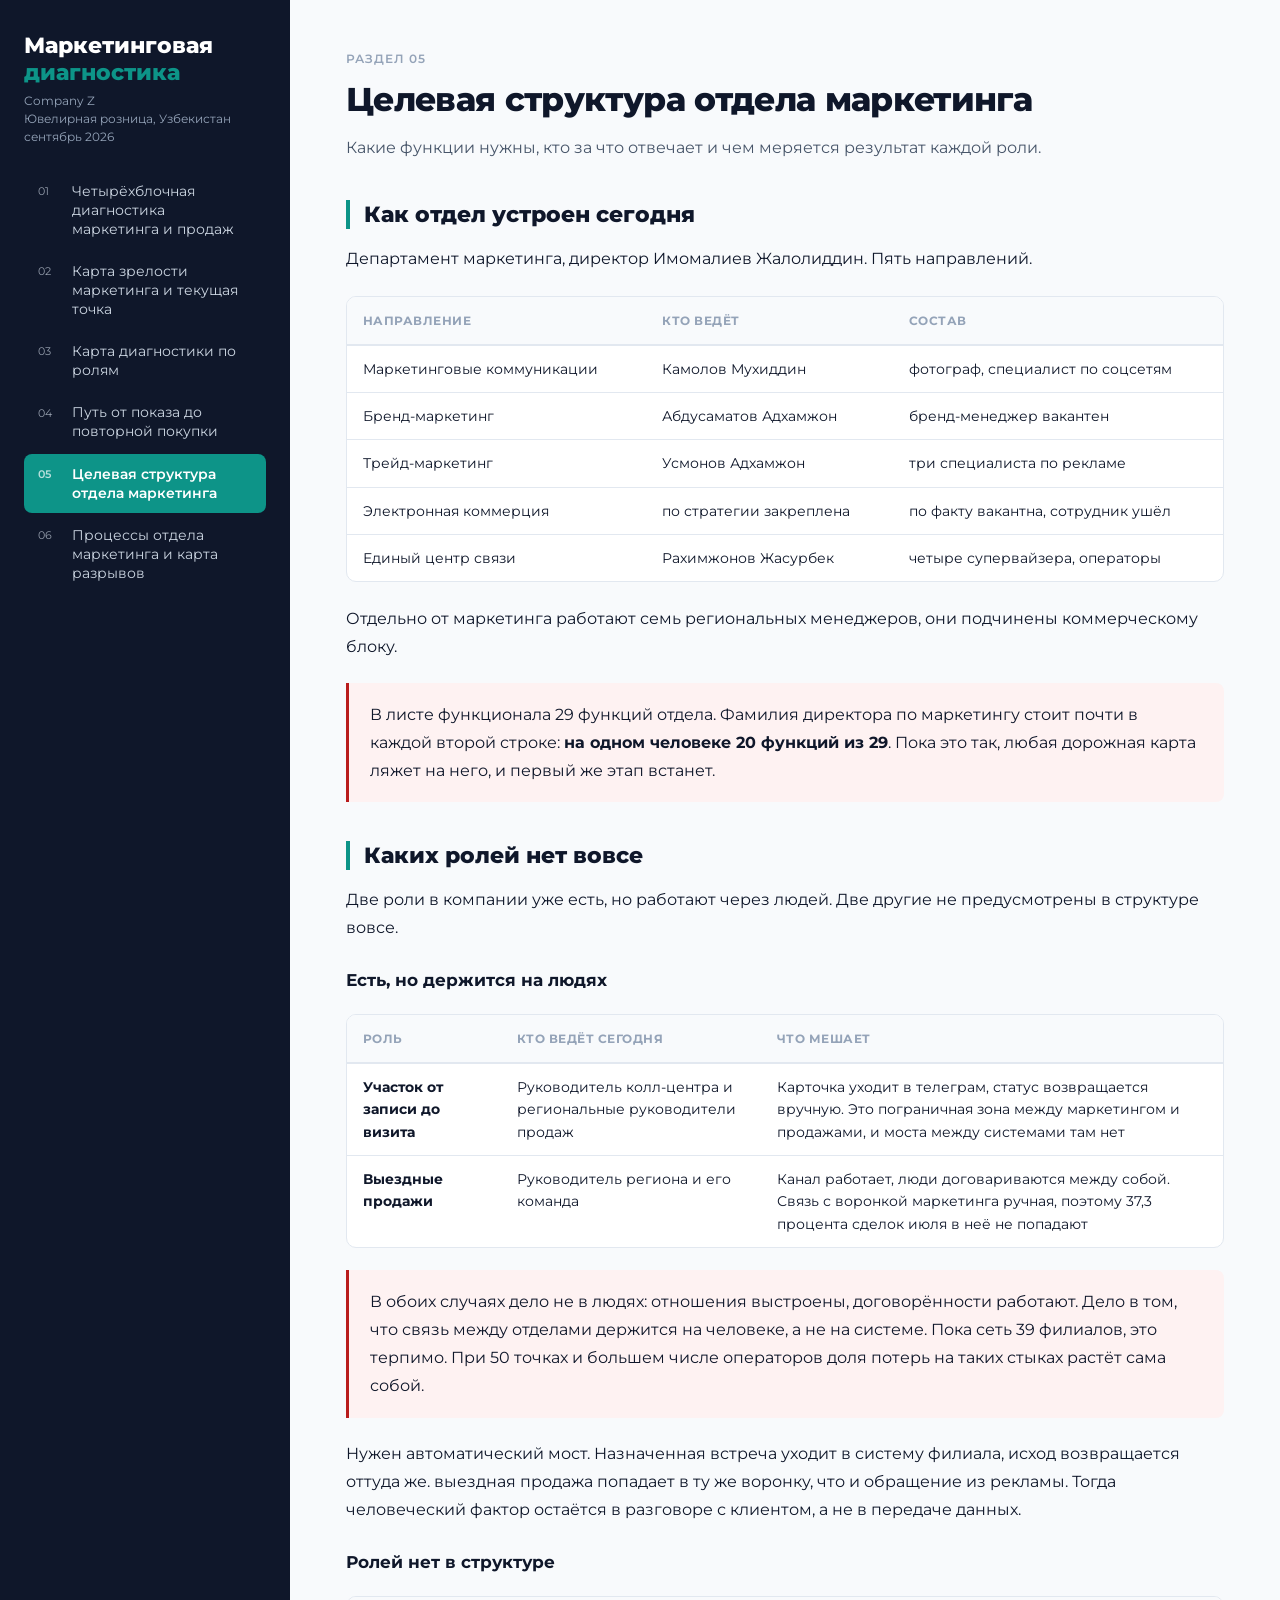
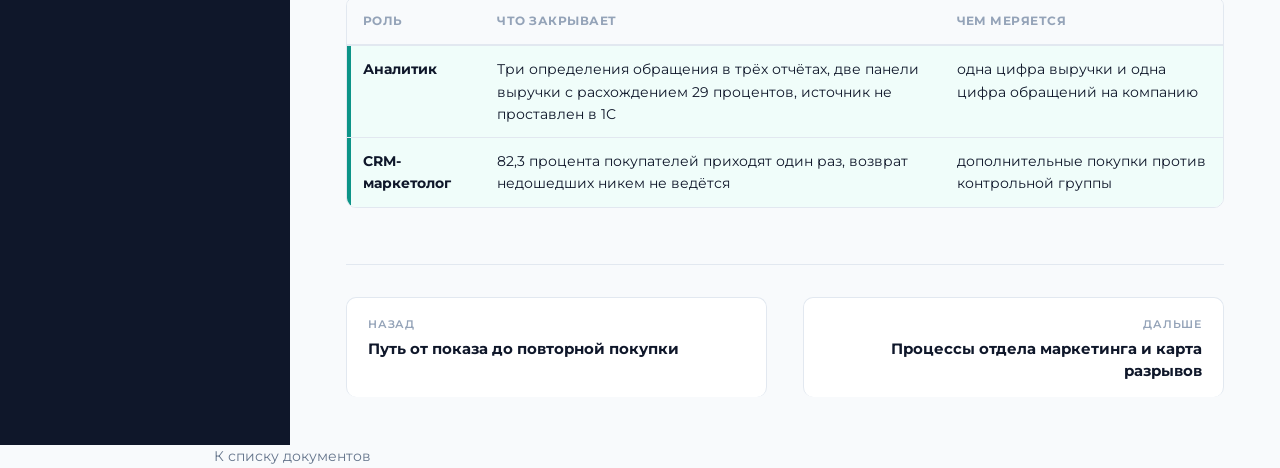
<file: kniga/07.html>
<!DOCTYPE html>
<html lang="ru">
<head>
<meta name="robots" content="noindex, nofollow">
<meta charset="UTF-8">
<meta http-equiv="Cache-Control" content="no-cache, no-store, must-revalidate">
<meta name="viewport" content="width=device-width,initial-scale=1.0">
<title>Целевая структура отдела маркетинга, Company Z</title>
<link rel="preconnect" href="https://fonts.googleapis.com">
<link href="https://fonts.googleapis.com/css2?family=Montserrat:wght@400;500;600;700;800;900&display=swap" rel="stylesheet">
<style>
*,*::before,*::after{box-sizing:border-box;margin:0;padding:0}
:root{
  --accent:#0d9488;--accent-light:#f0fdfa;--accent-border:#99f6e4;
  --green:#16a34a;--green-bg:#f0fdf4;--green-border:#86efac;
  --red:#b91c1c;--red-bg:#fef2f2;--red-border:#fca5a5;
  --amber:#b45309;--amber-bg:#fffbeb;--amber-border:#fcd34d;
  --blue:#1e40af;--blue-bg:#eff6ff;--blue-border:#bfdbfe;
  --text:#0f172a;--text2:#475569;--text3:#94a3b8;
  --border:#e2e8f0;--bg:#f8fafc;--bg-card:#ffffff;
}
html,body{height:100%}
body{font-family:'Montserrat',-apple-system,BlinkMacSystemFont,sans-serif;color:var(--text);background:var(--bg);font-size:16px;line-height:1.7;-webkit-font-smoothing:antialiased}
a{color:var(--accent);text-decoration:none;border-bottom:1px solid transparent;transition:border-color .15s}
a:hover{border-bottom-color:var(--accent)}
strong{font-weight:700}

/* фон колонки тянется на всю высоту: без него тёмная полоса обрывается на длинной странице */
.layout{display:grid;grid-template-columns:290px 1fr;min-height:100vh;background:linear-gradient(to right,var(--text) 0,var(--text) 290px,var(--bg) 290px)}
@media (max-width:900px){.layout{grid-template-columns:1fr;background:var(--bg)}}
.sidebar{background:var(--text);color:#fff;padding:2rem 1.5rem;position:sticky;top:0;height:100vh;overflow-y:auto;max-height:100vh}
@media (max-width:900px){.sidebar{position:relative;height:auto;max-height:none}}
.brand-name{font-size:1.35rem;font-weight:800;line-height:1.25;margin-bottom:.35rem}
.brand-name span{color:var(--accent)}
.brand-sub{font-size:.75rem;color:#94a3b8;margin-bottom:1.6rem;line-height:1.5}
.nav{display:flex;flex-direction:column;gap:.15rem}
.nav-item{display:flex;gap:.65rem;align-items:flex-start;padding:.65rem .85rem;border-radius:8px;color:#cbd5e1;font-size:.85rem;line-height:1.4;transition:all .15s;border-bottom:none}
.nav-item:hover{background:rgba(255,255,255,.06);color:#fff;border-bottom:none}
.nav-item.active{background:var(--accent);color:#fff;font-weight:600}
.nav-num{font-size:.7rem;opacity:.7;flex-shrink:0;margin-top:.15rem;min-width:1.5rem}
.nav-text{flex:1}

.main{padding:3rem 3.5rem;max-width:1000px}
@media (max-width:1100px){.main{padding:2rem 1.5rem}}
.section-meta{font-size:.78rem;color:var(--text3);text-transform:uppercase;letter-spacing:.08em;font-weight:600;margin-bottom:.7rem}
.section-title{font-size:2.05rem;font-weight:800;line-height:1.2;margin-bottom:.9rem;letter-spacing:-.02em}
@media (max-width:700px){.section-title{font-size:1.55rem}}
.section-lead{font-size:1.02rem;color:var(--text2);line-height:1.7;margin-bottom:2.4rem;max-width:74ch}

.content p{margin-bottom:1.1rem;font-size:1rem;line-height:1.75;max-width:78ch}
.content h2{font-size:1.4rem;font-weight:800;margin:2.4rem 0 1rem;padding-left:.85rem;border-left:4px solid var(--accent);line-height:1.3}
.content h3{font-size:1.06rem;font-weight:700;margin:1.7rem 0 .7rem;line-height:1.35}
.content ul{margin:0 0 1.3rem 1.1rem;padding:0}
.content ul li{margin-bottom:.6rem;line-height:1.7;max-width:76ch}
.content ol{margin:0 0 1.3rem 1.3rem}
.content ol li{margin-bottom:.6rem;line-height:1.7;max-width:76ch}

.card{background:var(--bg-card);border:1px solid var(--border);border-radius:12px;padding:1.3rem 1.5rem;margin:1.2rem 0}
.card-title{font-size:1rem;font-weight:800;margin-bottom:.5rem}
.card p:last-child{margin-bottom:0}
.grid2{display:grid;grid-template-columns:1fr 1fr;gap:1rem;margin:1.2rem 0}
@media (max-width:820px){.grid2{grid-template-columns:1fr}}

.tag{display:inline-block;font-size:.72rem;font-weight:700;padding:.2rem .6rem;border-radius:5px;letter-spacing:.02em}
.tag-green{background:var(--green-bg);color:var(--green);border:1px solid var(--green-border)}
.tag-red{background:var(--red-bg);color:var(--red);border:1px solid var(--red-border)}
.tag-amber{background:var(--amber-bg);color:var(--amber);border:1px solid var(--amber-border)}
.tag-accent{background:var(--accent-light);color:var(--accent);border:1px solid var(--accent-border)}
.tag-blue{background:var(--blue-bg);color:var(--blue);border:1px solid var(--blue-border)}

.tbl-wrap{overflow-x:auto;margin:1.4rem 0;border-radius:10px;border:1px solid var(--border);background:#fff}
.tbl{width:100%;border-collapse:collapse;font-size:.9rem}
.tbl th{background:var(--bg);text-align:left;padding:.8rem 1rem;font-weight:700;border-bottom:2px solid var(--border);font-size:.78rem;text-transform:uppercase;letter-spacing:.04em;color:var(--text3)}
.tbl td{padding:.75rem 1rem;border-bottom:1px solid var(--border);vertical-align:top;line-height:1.55}
.tbl tr:last-child td{border-bottom:none}
.tbl .num{white-space:nowrap;font-weight:600}
.tbl tr.now td{background:var(--accent-light)}
.tbl tr.now td:first-child{box-shadow:inset 4px 0 0 var(--accent)}

.note{font-size:.85rem;color:var(--text3);line-height:1.6;font-style:italic;margin:.8rem 0 1.4rem;max-width:80ch}
.callout{margin:1.4rem 0;padding:1.1rem 1.3rem;border-left:3px solid var(--accent);background:var(--accent-light);border-radius:0 8px 8px 0}
.callout p{margin-bottom:.5rem}
.callout p:last-child{margin-bottom:0}
.callout.warn{border-left-color:var(--red);background:var(--red-bg)}
.callout.ok{border-left-color:var(--green);background:var(--green-bg)}

.pagination{display:flex;justify-content:space-between;gap:1rem;margin-top:3.5rem;padding-top:2rem;border-top:1px solid var(--border)}
.page-link{flex:1;padding:1.05rem 1.3rem;background:var(--bg-card);border:1.5px solid var(--border);border-radius:10px;border-bottom:none;transition:all .15s;max-width:48%}
.page-link:hover{border-color:var(--accent);background:var(--accent-light);border-bottom:1.5px solid var(--accent)}
.page-link.next{margin-left:auto;text-align:right}
.pl-label{font-size:.7rem;color:var(--text3);text-transform:uppercase;letter-spacing:.08em;font-weight:600;margin-bottom:.3rem}
.pl-title{font-size:.94rem;font-weight:700;color:var(--text);line-height:1.4}

.toc{display:grid;grid-template-columns:1fr 1fr;gap:1rem;margin-top:2rem}
@media (max-width:820px){.toc{grid-template-columns:1fr}}
.toc-item{display:block;padding:1.3rem 1.5rem;background:var(--bg-card);border:1.5px solid var(--border);border-radius:12px;border-bottom:none;transition:all .15s}
.toc-item:hover{border-color:var(--accent);background:var(--accent-light);border-bottom:1.5px solid var(--accent)}
.toc-num{font-size:.72rem;color:var(--text3);font-weight:700;letter-spacing:.08em;margin-bottom:.35rem}
.toc-title{font-size:1.02rem;font-weight:700;color:var(--text);line-height:1.35;margin-bottom:.35rem}
.toc-sub{font-size:.85rem;color:var(--text2);line-height:1.5}
</style>
</head>
<body>
<div class="layout">
<aside class="sidebar">
  <div class="brand-name">Маркетинговая <span>диагностика</span></div>
  <div class="brand-sub">Company Z<br>Ювелирная розница, Узбекистан<br>сентябрь 2026</div>
  <nav class="nav">
<a class="nav-item" href="02.html"><span class="nav-num">01</span><span class="nav-text">Четырёхблочная диагностика маркетинга и продаж</span></a>
<a class="nav-item" href="03.html"><span class="nav-num">02</span><span class="nav-text">Карта зрелости маркетинга и текущая точка</span></a>
<a class="nav-item" href="04.html"><span class="nav-num">03</span><span class="nav-text">Карта диагностики по ролям</span></a>
<a class="nav-item" href="06.html"><span class="nav-num">04</span><span class="nav-text">Путь от показа до повторной покупки</span></a>
<a class="nav-item active" href="07.html"><span class="nav-num">05</span><span class="nav-text">Целевая структура отдела маркетинга</span></a>
<a class="nav-item" href="08.html"><span class="nav-num">06</span><span class="nav-text">Процессы отдела маркетинга и карта разрывов</span></a>
  </nav>
</aside>
<main class="main">
  <div class="section-meta">Раздел 05</div>
  <h1 class="section-title">Целевая структура отдела маркетинга</h1>
  <p class="section-lead">Какие функции нужны, кто за что отвечает и чем меряется результат каждой роли.</p>
  <div class="content">

<h2>Как отдел устроен сегодня</h2>
<p>Департамент маркетинга, директор Имомалиев Жалолиддин. Пять направлений.</p>

<div class="tbl-wrap"><table class="tbl">
<tr><th>Направление</th><th>Кто ведёт</th><th>Состав</th></tr>
<tr><td>Маркетинговые коммуникации</td><td>Камолов Мухиддин</td><td>фотограф, специалист по соцсетям</td></tr>
<tr><td>Бренд-маркетинг</td><td>Абдусаматов Адхамжон</td><td>бренд-менеджер вакантен</td></tr>
<tr><td>Трейд-маркетинг</td><td>Усмонов Адхамжон</td><td>три специалиста по рекламе</td></tr>
<tr><td>Электронная коммерция</td><td>по стратегии закреплена</td><td>по факту вакантна, сотрудник ушёл</td></tr>
<tr><td>Единый центр связи</td><td>Рахимжонов Жасурбек</td><td>четыре супервайзера, операторы</td></tr>
</table></div>

<p>Отдельно от маркетинга работают семь региональных менеджеров, они подчинены
коммерческому блоку.</p>

<div class="callout warn">
<p>В листе функционала 29 функций отдела. Фамилия директора по маркетингу стоит
почти в каждой второй строке: <strong>на одном человеке 20 функций из 29</strong>.
Пока это так, любая дорожная карта ляжет на него, и первый же этап встанет.</p>
</div>

<h2>Каких ролей нет вовсе</h2>
<p>Две роли в компании уже есть, но работают через людей. Две другие
не предусмотрены в структуре вовсе.</p>

<h3>Есть, но держится на людях</h3>

<div class="tbl-wrap"><table class="tbl">
<tr><th>Роль</th><th>Кто ведёт сегодня</th><th>Что мешает</th></tr>
<tr><td><strong>Участок от записи до визита</strong></td><td>Руководитель колл-центра и региональные руководители продаж</td><td>Карточка уходит в телеграм, статус возвращается вручную. Это пограничная зона между маркетингом и продажами, и моста между системами там нет</td></tr>
<tr><td><strong>Выездные продажи</strong></td><td>Руководитель региона и его команда</td><td>Канал работает, люди договариваются между собой. Связь с воронкой маркетинга ручная, поэтому 37,3 процента сделок июля в неё не попадают</td></tr>
</table></div>

<div class="callout warn">
<p>В обоих случаях дело не в людях: отношения выстроены, договорённости
работают. Дело в том, что связь между отделами держится на человеке,
а не на системе. Пока сеть 39 филиалов, это терпимо. При 50 точках
и большем числе операторов доля потерь на таких стыках растёт сама собой.</p>
</div>

<p>Нужен автоматический мост. Назначенная встреча уходит в систему филиала,
исход возвращается оттуда же. выездная продажа попадает в ту же воронку,
что и обращение из рекламы. Тогда человеческий фактор остаётся в разговоре
с клиентом, а не в передаче данных.</p>

<h3>Ролей нет в структуре</h3>

<div class="tbl-wrap"><table class="tbl">
<tr><th>Роль</th><th>Что закрывает</th><th>Чем меряется</th></tr>
<tr class="now"><td><strong>Аналитик</strong></td><td>Три определения обращения в трёх отчётах, две панели выручки с расхождением 29 процентов, источник не проставлен в 1С</td><td>одна цифра выручки и одна цифра обращений на компанию</td></tr>
<tr class="now"><td><strong>CRM-маркетолог</strong></td><td>82,3 процента покупателей приходят один раз, возврат недошедших никем не ведётся</td><td>дополнительные покупки против контрольной группы</td></tr>
</table></div>


  </div>
  <div class="pagination"><a class="page-link" href="06.html"><div class="pl-label">Назад</div><div class="pl-title">Путь от показа до повторной покупки</div></a><a class="page-link next" href="08.html"><div class="pl-label">Дальше</div><div class="pl-title">Процессы отдела маркетинга и карта разрывов</div></a></div>
</main>
</div>
<div style="max-width:900px;margin:0 auto 48px;padding:0 24px;font:14px/1.6 Montserrat,system-ui,sans-serif"><a href="../index.html" style="color:#64748b;text-decoration:none">К списку документов</a></div>
</body>
</html>
</file>
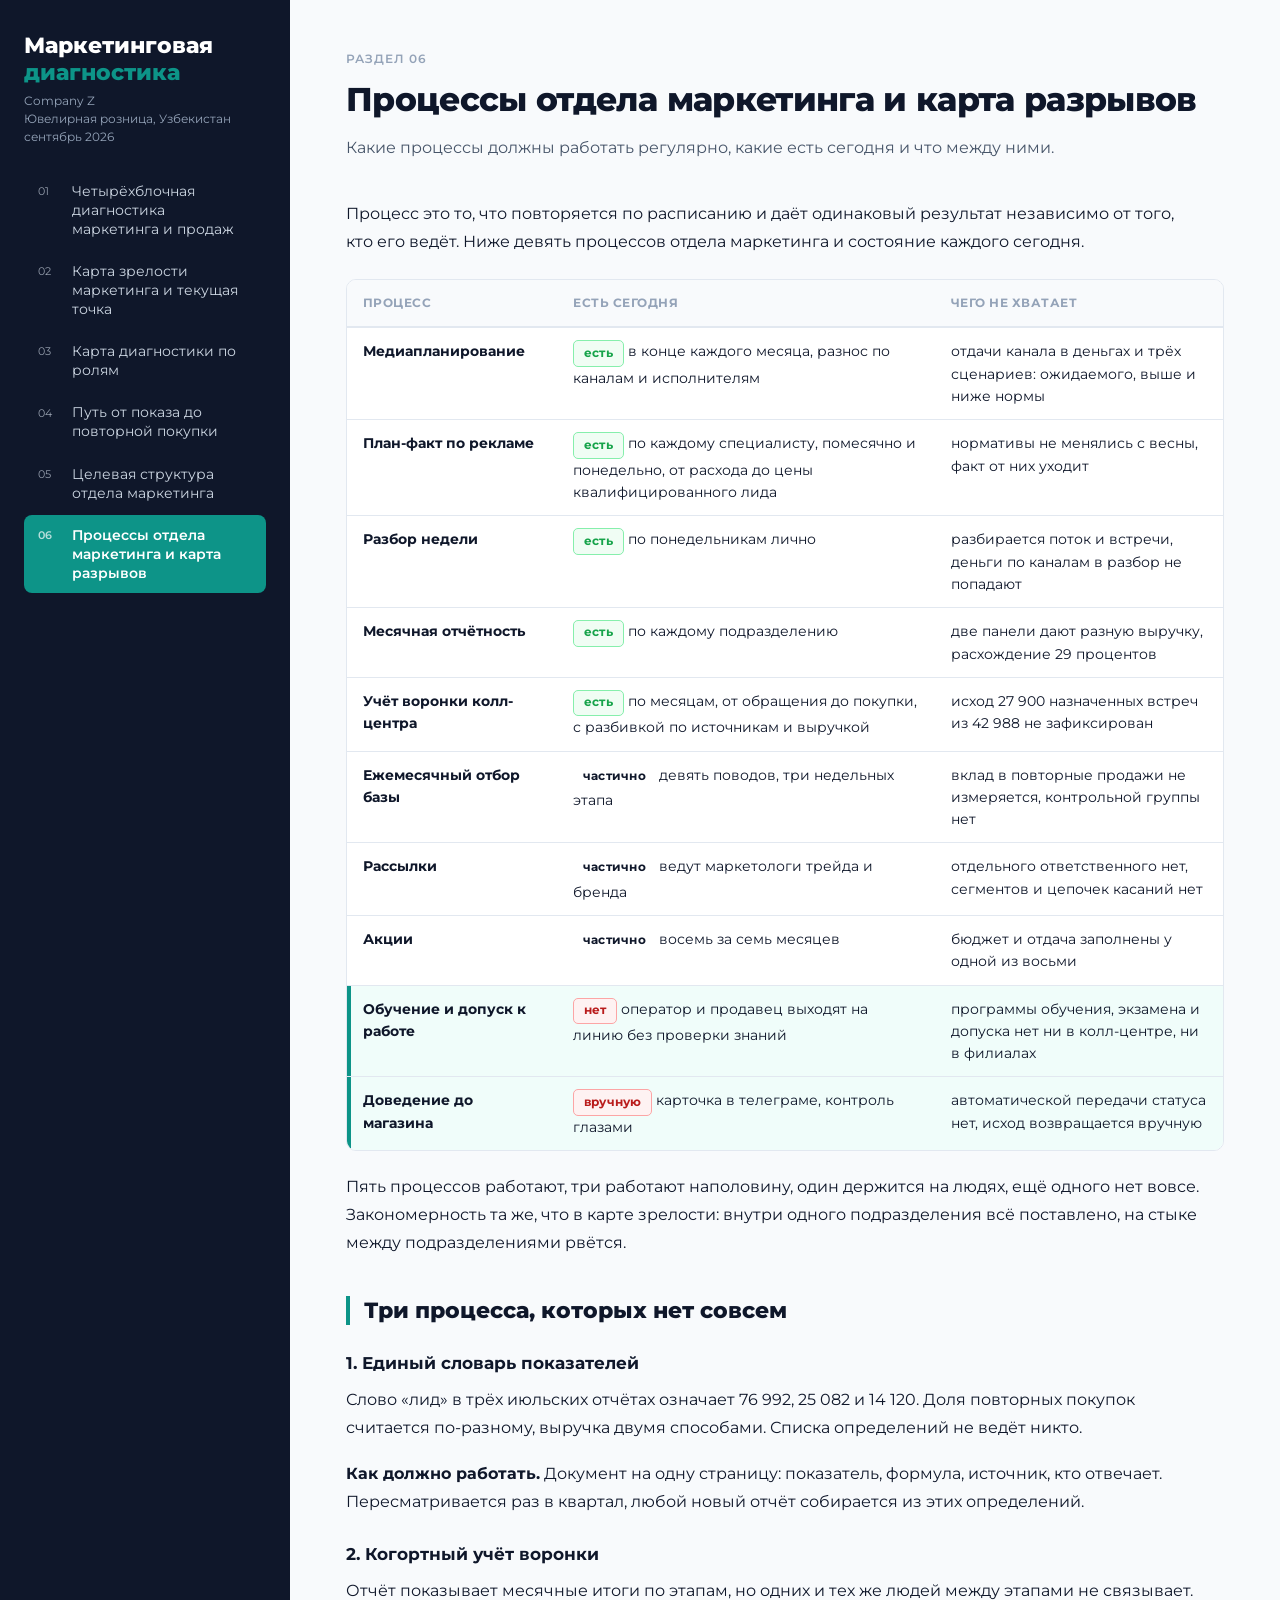
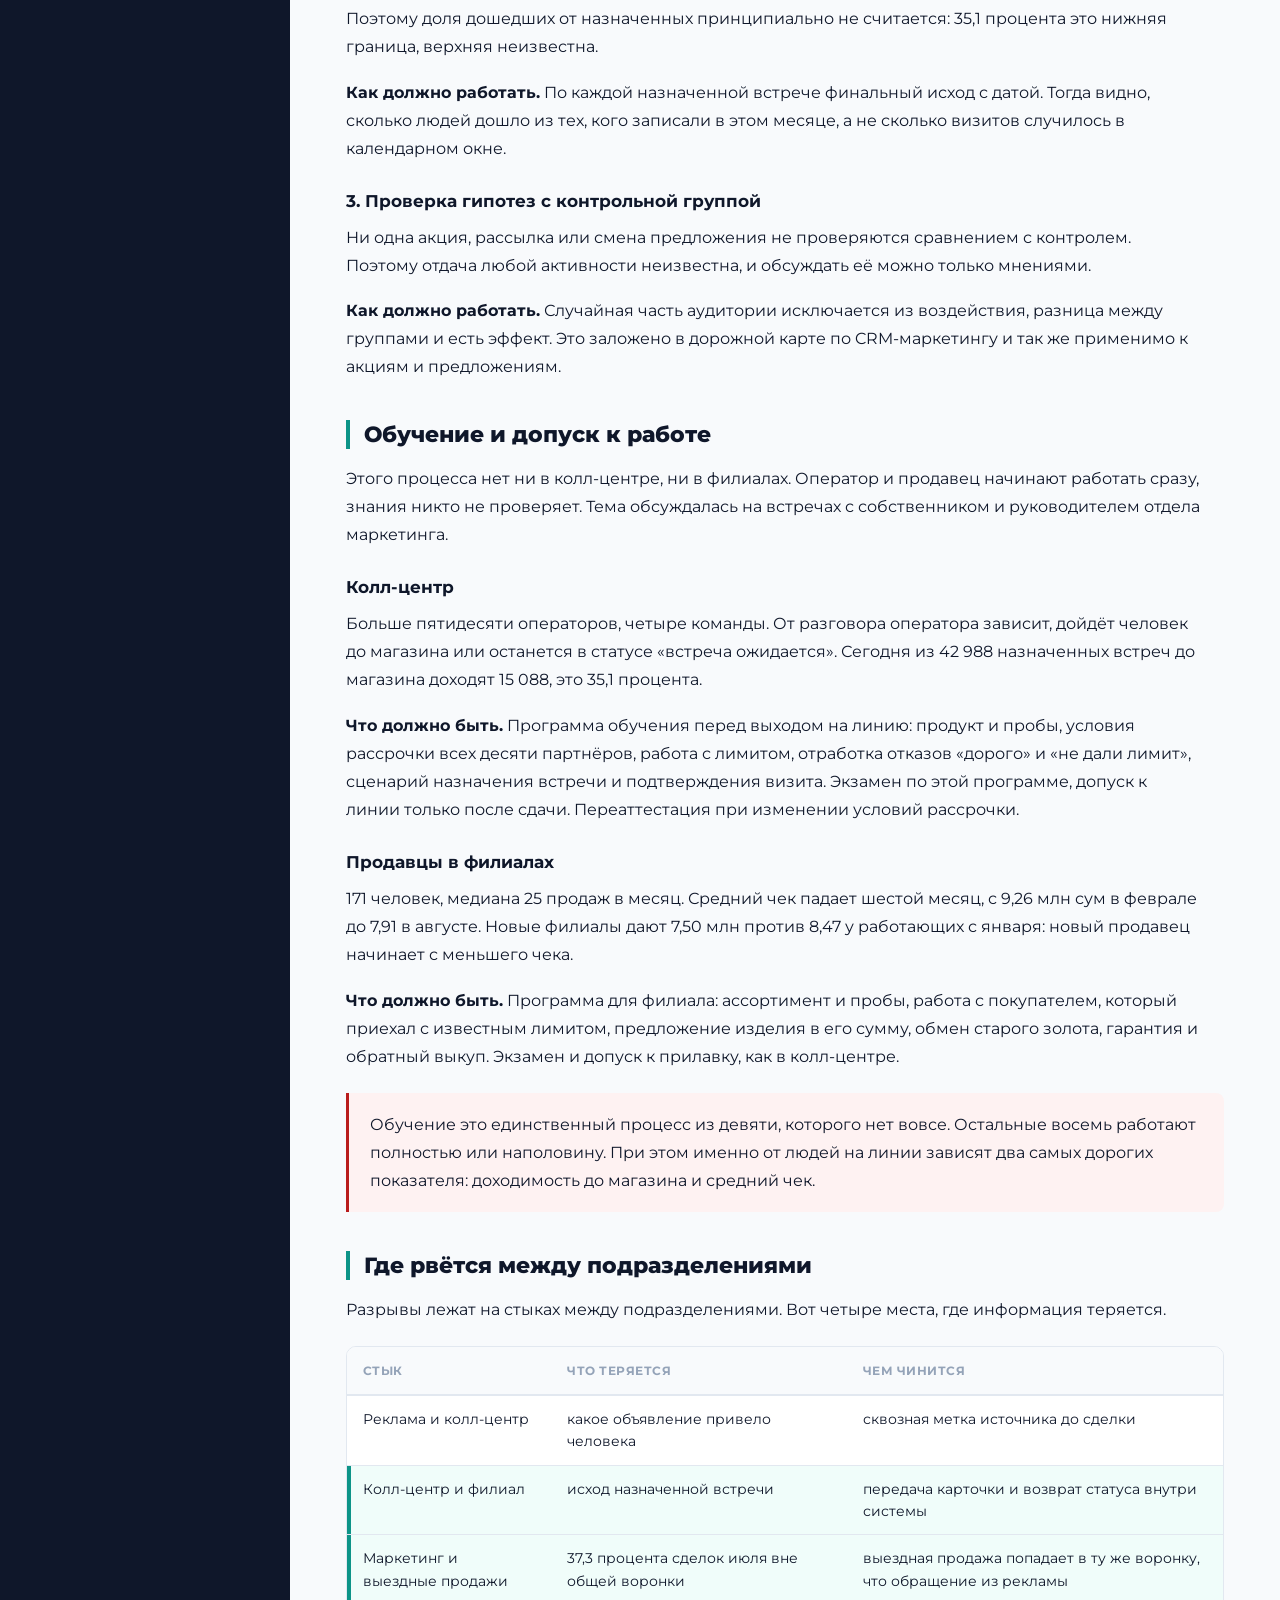
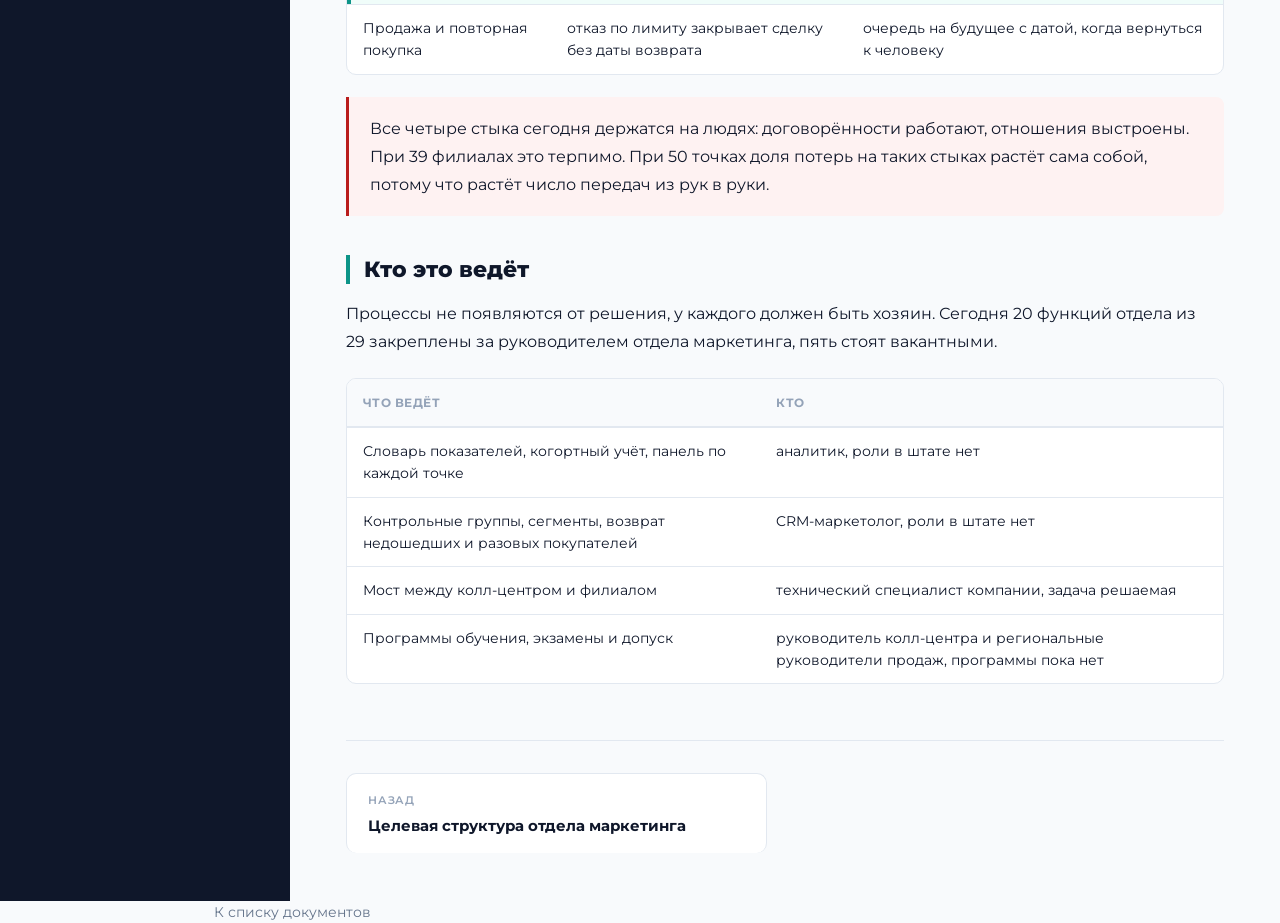
<file: kniga/08.html>
<!DOCTYPE html>
<html lang="ru">
<head>
<meta name="robots" content="noindex, nofollow">
<meta charset="UTF-8">
<meta http-equiv="Cache-Control" content="no-cache, no-store, must-revalidate">
<meta name="viewport" content="width=device-width,initial-scale=1.0">
<title>Процессы отдела маркетинга и карта разрывов, Company Z</title>
<link rel="preconnect" href="https://fonts.googleapis.com">
<link href="https://fonts.googleapis.com/css2?family=Montserrat:wght@400;500;600;700;800;900&display=swap" rel="stylesheet">
<style>
*,*::before,*::after{box-sizing:border-box;margin:0;padding:0}
:root{
  --accent:#0d9488;--accent-light:#f0fdfa;--accent-border:#99f6e4;
  --green:#16a34a;--green-bg:#f0fdf4;--green-border:#86efac;
  --red:#b91c1c;--red-bg:#fef2f2;--red-border:#fca5a5;
  --amber:#b45309;--amber-bg:#fffbeb;--amber-border:#fcd34d;
  --blue:#1e40af;--blue-bg:#eff6ff;--blue-border:#bfdbfe;
  --text:#0f172a;--text2:#475569;--text3:#94a3b8;
  --border:#e2e8f0;--bg:#f8fafc;--bg-card:#ffffff;
}
html,body{height:100%}
body{font-family:'Montserrat',-apple-system,BlinkMacSystemFont,sans-serif;color:var(--text);background:var(--bg);font-size:16px;line-height:1.7;-webkit-font-smoothing:antialiased}
a{color:var(--accent);text-decoration:none;border-bottom:1px solid transparent;transition:border-color .15s}
a:hover{border-bottom-color:var(--accent)}
strong{font-weight:700}

/* фон колонки тянется на всю высоту: без него тёмная полоса обрывается на длинной странице */
.layout{display:grid;grid-template-columns:290px 1fr;min-height:100vh;background:linear-gradient(to right,var(--text) 0,var(--text) 290px,var(--bg) 290px)}
@media (max-width:900px){.layout{grid-template-columns:1fr;background:var(--bg)}}
.sidebar{background:var(--text);color:#fff;padding:2rem 1.5rem;position:sticky;top:0;height:100vh;overflow-y:auto;max-height:100vh}
@media (max-width:900px){.sidebar{position:relative;height:auto;max-height:none}}
.brand-name{font-size:1.35rem;font-weight:800;line-height:1.25;margin-bottom:.35rem}
.brand-name span{color:var(--accent)}
.brand-sub{font-size:.75rem;color:#94a3b8;margin-bottom:1.6rem;line-height:1.5}
.nav{display:flex;flex-direction:column;gap:.15rem}
.nav-item{display:flex;gap:.65rem;align-items:flex-start;padding:.65rem .85rem;border-radius:8px;color:#cbd5e1;font-size:.85rem;line-height:1.4;transition:all .15s;border-bottom:none}
.nav-item:hover{background:rgba(255,255,255,.06);color:#fff;border-bottom:none}
.nav-item.active{background:var(--accent);color:#fff;font-weight:600}
.nav-num{font-size:.7rem;opacity:.7;flex-shrink:0;margin-top:.15rem;min-width:1.5rem}
.nav-text{flex:1}

.main{padding:3rem 3.5rem;max-width:1000px}
@media (max-width:1100px){.main{padding:2rem 1.5rem}}
.section-meta{font-size:.78rem;color:var(--text3);text-transform:uppercase;letter-spacing:.08em;font-weight:600;margin-bottom:.7rem}
.section-title{font-size:2.05rem;font-weight:800;line-height:1.2;margin-bottom:.9rem;letter-spacing:-.02em}
@media (max-width:700px){.section-title{font-size:1.55rem}}
.section-lead{font-size:1.02rem;color:var(--text2);line-height:1.7;margin-bottom:2.4rem;max-width:74ch}

.content p{margin-bottom:1.1rem;font-size:1rem;line-height:1.75;max-width:78ch}
.content h2{font-size:1.4rem;font-weight:800;margin:2.4rem 0 1rem;padding-left:.85rem;border-left:4px solid var(--accent);line-height:1.3}
.content h3{font-size:1.06rem;font-weight:700;margin:1.7rem 0 .7rem;line-height:1.35}
.content ul{margin:0 0 1.3rem 1.1rem;padding:0}
.content ul li{margin-bottom:.6rem;line-height:1.7;max-width:76ch}
.content ol{margin:0 0 1.3rem 1.3rem}
.content ol li{margin-bottom:.6rem;line-height:1.7;max-width:76ch}

.card{background:var(--bg-card);border:1px solid var(--border);border-radius:12px;padding:1.3rem 1.5rem;margin:1.2rem 0}
.card-title{font-size:1rem;font-weight:800;margin-bottom:.5rem}
.card p:last-child{margin-bottom:0}
.grid2{display:grid;grid-template-columns:1fr 1fr;gap:1rem;margin:1.2rem 0}
@media (max-width:820px){.grid2{grid-template-columns:1fr}}

.tag{display:inline-block;font-size:.72rem;font-weight:700;padding:.2rem .6rem;border-radius:5px;letter-spacing:.02em}
.tag-green{background:var(--green-bg);color:var(--green);border:1px solid var(--green-border)}
.tag-red{background:var(--red-bg);color:var(--red);border:1px solid var(--red-border)}
.tag-amber{background:var(--amber-bg);color:var(--amber);border:1px solid var(--amber-border)}
.tag-accent{background:var(--accent-light);color:var(--accent);border:1px solid var(--accent-border)}
.tag-blue{background:var(--blue-bg);color:var(--blue);border:1px solid var(--blue-border)}

.tbl-wrap{overflow-x:auto;margin:1.4rem 0;border-radius:10px;border:1px solid var(--border);background:#fff}
.tbl{width:100%;border-collapse:collapse;font-size:.9rem}
.tbl th{background:var(--bg);text-align:left;padding:.8rem 1rem;font-weight:700;border-bottom:2px solid var(--border);font-size:.78rem;text-transform:uppercase;letter-spacing:.04em;color:var(--text3)}
.tbl td{padding:.75rem 1rem;border-bottom:1px solid var(--border);vertical-align:top;line-height:1.55}
.tbl tr:last-child td{border-bottom:none}
.tbl .num{white-space:nowrap;font-weight:600}
.tbl tr.now td{background:var(--accent-light)}
.tbl tr.now td:first-child{box-shadow:inset 4px 0 0 var(--accent)}

.note{font-size:.85rem;color:var(--text3);line-height:1.6;font-style:italic;margin:.8rem 0 1.4rem;max-width:80ch}
.callout{margin:1.4rem 0;padding:1.1rem 1.3rem;border-left:3px solid var(--accent);background:var(--accent-light);border-radius:0 8px 8px 0}
.callout p{margin-bottom:.5rem}
.callout p:last-child{margin-bottom:0}
.callout.warn{border-left-color:var(--red);background:var(--red-bg)}
.callout.ok{border-left-color:var(--green);background:var(--green-bg)}

.pagination{display:flex;justify-content:space-between;gap:1rem;margin-top:3.5rem;padding-top:2rem;border-top:1px solid var(--border)}
.page-link{flex:1;padding:1.05rem 1.3rem;background:var(--bg-card);border:1.5px solid var(--border);border-radius:10px;border-bottom:none;transition:all .15s;max-width:48%}
.page-link:hover{border-color:var(--accent);background:var(--accent-light);border-bottom:1.5px solid var(--accent)}
.page-link.next{margin-left:auto;text-align:right}
.pl-label{font-size:.7rem;color:var(--text3);text-transform:uppercase;letter-spacing:.08em;font-weight:600;margin-bottom:.3rem}
.pl-title{font-size:.94rem;font-weight:700;color:var(--text);line-height:1.4}

.toc{display:grid;grid-template-columns:1fr 1fr;gap:1rem;margin-top:2rem}
@media (max-width:820px){.toc{grid-template-columns:1fr}}
.toc-item{display:block;padding:1.3rem 1.5rem;background:var(--bg-card);border:1.5px solid var(--border);border-radius:12px;border-bottom:none;transition:all .15s}
.toc-item:hover{border-color:var(--accent);background:var(--accent-light);border-bottom:1.5px solid var(--accent)}
.toc-num{font-size:.72rem;color:var(--text3);font-weight:700;letter-spacing:.08em;margin-bottom:.35rem}
.toc-title{font-size:1.02rem;font-weight:700;color:var(--text);line-height:1.35;margin-bottom:.35rem}
.toc-sub{font-size:.85rem;color:var(--text2);line-height:1.5}
</style>
</head>
<body>
<div class="layout">
<aside class="sidebar">
  <div class="brand-name">Маркетинговая <span>диагностика</span></div>
  <div class="brand-sub">Company Z<br>Ювелирная розница, Узбекистан<br>сентябрь 2026</div>
  <nav class="nav">
<a class="nav-item" href="02.html"><span class="nav-num">01</span><span class="nav-text">Четырёхблочная диагностика маркетинга и продаж</span></a>
<a class="nav-item" href="03.html"><span class="nav-num">02</span><span class="nav-text">Карта зрелости маркетинга и текущая точка</span></a>
<a class="nav-item" href="04.html"><span class="nav-num">03</span><span class="nav-text">Карта диагностики по ролям</span></a>
<a class="nav-item" href="06.html"><span class="nav-num">04</span><span class="nav-text">Путь от показа до повторной покупки</span></a>
<a class="nav-item" href="07.html"><span class="nav-num">05</span><span class="nav-text">Целевая структура отдела маркетинга</span></a>
<a class="nav-item active" href="08.html"><span class="nav-num">06</span><span class="nav-text">Процессы отдела маркетинга и карта разрывов</span></a>
  </nav>
</aside>
<main class="main">
  <div class="section-meta">Раздел 06</div>
  <h1 class="section-title">Процессы отдела маркетинга и карта разрывов</h1>
  <p class="section-lead">Какие процессы должны работать регулярно, какие есть сегодня и что между ними.</p>
  <div class="content">

<p>Процесс это то, что повторяется по расписанию и даёт одинаковый результат
независимо от того, кто его ведёт. Ниже девять процессов отдела маркетинга
и состояние каждого сегодня.</p>

<div class="tbl-wrap"><table class="tbl">
<tr><th>Процесс</th><th>Есть сегодня</th><th>Чего не хватает</th></tr>
<tr><td><strong>Медиапланирование</strong></td><td><span class="tag tag-green">есть</span> в конце каждого месяца, разнос по каналам и исполнителям</td><td>отдачи канала в деньгах и трёх сценариев: ожидаемого, выше и ниже нормы</td></tr>
<tr><td><strong>План-факт по рекламе</strong></td><td><span class="tag tag-green">есть</span> по каждому специалисту, помесячно и понедельно, от расхода до цены квалифицированного лида</td><td>нормативы не менялись с весны, факт от них уходит</td></tr>
<tr><td><strong>Разбор недели</strong></td><td><span class="tag tag-green">есть</span> по понедельникам лично</td><td>разбирается поток и встречи, деньги по каналам в разбор не попадают</td></tr>
<tr><td><strong>Месячная отчётность</strong></td><td><span class="tag tag-green">есть</span> по каждому подразделению</td><td>две панели дают разную выручку, расхождение 29 процентов</td></tr>
<tr><td><strong>Учёт воронки колл-центра</strong></td><td><span class="tag tag-green">есть</span> по месяцам, от обращения до покупки, с разбивкой по источникам и выручкой</td><td>исход 27 900 назначенных встреч из 42 988 не зафиксирован</td></tr>
<tr><td><strong>Ежемесячный отбор базы</strong></td><td><span class="tag tag-orange">частично</span> девять поводов, три недельных этапа</td><td>вклад в повторные продажи не измеряется, контрольной группы нет</td></tr>
<tr><td><strong>Рассылки</strong></td><td><span class="tag tag-orange">частично</span> ведут маркетологи трейда и бренда</td><td>отдельного ответственного нет, сегментов и цепочек касаний нет</td></tr>
<tr><td><strong>Акции</strong></td><td><span class="tag tag-orange">частично</span> восемь за семь месяцев</td><td>бюджет и отдача заполнены у одной из восьми</td></tr>
<tr class="now"><td><strong>Обучение и допуск к работе</strong></td><td><span class="tag tag-red">нет</span> оператор и продавец выходят на линию без проверки знаний</td><td>программы обучения, экзамена и допуска нет ни в колл-центре, ни в филиалах</td></tr>
<tr class="now"><td><strong>Доведение до магазина</strong></td><td><span class="tag tag-red">вручную</span> карточка в телеграме, контроль глазами</td><td>автоматической передачи статуса нет, исход возвращается вручную</td></tr>
</table></div>

<p>Пять процессов работают, три работают наполовину, один держится на людях, ещё одного нет вовсе.
Закономерность та же, что в карте зрелости: внутри одного подразделения всё
поставлено, на стыке между подразделениями рвётся.</p>

<h2>Три процесса, которых нет совсем</h2>

<h3>1. Единый словарь показателей</h3>

<p>Слово «лид» в трёх июльских отчётах означает 76 992, 25 082 и 14 120.
Доля повторных покупок считается по-разному, выручка двумя способами.
Списка определений не ведёт никто.</p>

<p><strong>Как должно работать.</strong> Документ на одну страницу: показатель,
формула, источник, кто отвечает. Пересматривается раз в квартал, любой новый
отчёт собирается из этих определений.</p>

<h3>2. Когортный учёт воронки</h3>

<p>Отчёт показывает месячные итоги по этапам, но одних и тех же людей между
этапами не связывает. Поэтому доля дошедших от назначенных принципиально
не считается: 35,1 процента это нижняя граница, верхняя неизвестна.</p>

<p><strong>Как должно работать.</strong> По каждой назначенной встрече
финальный исход с датой. Тогда видно, сколько людей дошло из тех, кого
записали в этом месяце, а не сколько визитов случилось в календарном окне.</p>

<h3>3. Проверка гипотез с контрольной группой</h3>

<p>Ни одна акция, рассылка или смена предложения не проверяются сравнением
с контролем. Поэтому отдача любой активности неизвестна, и обсуждать её можно
только мнениями.</p>

<p><strong>Как должно работать.</strong> Случайная часть аудитории исключается
из воздействия, разница между группами и есть эффект. Это заложено в дорожной
карте по CRM-маркетингу и так же применимо к акциям и предложениям.</p>

<h2>Обучение и допуск к работе</h2>

<p>Этого процесса нет ни в колл-центре, ни в филиалах. Оператор и продавец
начинают работать сразу, знания никто не проверяет. Тема обсуждалась
на встречах с собственником и руководителем отдела маркетинга.</p>

<h3>Колл-центр</h3>

<p>Больше пятидесяти операторов, четыре команды. От разговора оператора
зависит, дойдёт человек до магазина или останется в статусе «встреча
ожидается». Сегодня из 42 988 назначенных встреч до магазина доходят
15 088, это 35,1 процента.</p>

<p><strong>Что должно быть.</strong> Программа обучения перед выходом
на линию: продукт и пробы, условия рассрочки всех десяти партнёров, работа
с лимитом, отработка отказов «дорого» и «не дали лимит», сценарий назначения
встречи и подтверждения визита. Экзамен по этой программе, допуск к линии
только после сдачи. Переаттестация при изменении условий рассрочки.</p>

<h3>Продавцы в филиалах</h3>

<p>171 человек, медиана 25 продаж в месяц. Средний чек падает шестой месяц,
с 9,26 млн сум в феврале до 7,91 в августе. Новые филиалы дают 7,50 млн
против 8,47 у работающих с января: новый продавец начинает с меньшего чека.</p>

<p><strong>Что должно быть.</strong> Программа для филиала: ассортимент
и пробы, работа с покупателем, который приехал с известным лимитом,
предложение изделия в его сумму, обмен старого золота, гарантия и обратный
выкуп. Экзамен и допуск к прилавку, как в колл-центре.</p>

<div class="callout warn">
<p>Обучение это единственный процесс из девяти, которого нет вовсе.
Остальные восемь работают полностью или наполовину. При этом именно от людей
на линии зависят два самых дорогих показателя: доходимость до магазина
и средний чек.</p>
</div>

<h2>Где рвётся между подразделениями</h2>

<p>Разрывы лежат на стыках между подразделениями. Вот четыре места,
где информация теряется.</p>

<div class="tbl-wrap"><table class="tbl">
<tr><th>Стык</th><th>Что теряется</th><th>Чем чинится</th></tr>
<tr><td>Реклама и колл-центр</td><td>какое объявление привело человека</td><td>сквозная метка источника до сделки</td></tr>
<tr class="now"><td>Колл-центр и филиал</td><td>исход назначенной встречи</td><td>передача карточки и возврат статуса внутри системы</td></tr>
<tr class="now"><td>Маркетинг и выездные продажи</td><td>37,3 процента сделок июля вне общей воронки</td><td>выездная продажа попадает в ту же воронку, что обращение из рекламы</td></tr>
<tr><td>Продажа и повторная покупка</td><td>отказ по лимиту закрывает сделку без даты возврата</td><td>очередь на будущее с датой, когда вернуться к человеку</td></tr>
</table></div>

<div class="callout warn">
<p>Все четыре стыка сегодня держатся на людях: договорённости работают,
отношения выстроены. При 39 филиалах это терпимо. При 50 точках доля потерь
на таких стыках растёт сама собой, потому что растёт число передач
из рук в руки.</p>
</div>

<h2>Кто это ведёт</h2>

<p>Процессы не появляются от решения, у каждого должен быть хозяин. Сегодня
20 функций отдела из 29 закреплены за руководителем отдела маркетинга,
пять стоят вакантными.</p>

<div class="tbl-wrap"><table class="tbl">
<tr><th>Что ведёт</th><th>Кто</th></tr>
<tr><td>Словарь показателей, когортный учёт, панель по каждой точке</td><td>аналитик, роли в штате нет</td></tr>
<tr><td>Контрольные группы, сегменты, возврат недошедших и разовых покупателей</td><td>CRM-маркетолог, роли в штате нет</td></tr>
<tr><td>Мост между колл-центром и филиалом</td><td>технический специалист компании, задача решаемая</td></tr>
<tr><td>Программы обучения, экзамены и допуск</td><td>руководитель колл-центра и региональные руководители продаж, программы пока нет</td></tr>
</table></div>

  </div>
  <div class="pagination"><a class="page-link" href="07.html"><div class="pl-label">Назад</div><div class="pl-title">Целевая структура отдела маркетинга</div></a></div>
</main>
</div>
<div style="max-width:900px;margin:0 auto 48px;padding:0 24px;font:14px/1.6 Montserrat,system-ui,sans-serif"><a href="../index.html" style="color:#64748b;text-decoration:none">К списку документов</a></div>
</body>
</html>
</file>
<file: static/print.css>
/* CSS для WeasyPrint PDF — без Chart.js графиков */
@page {
  margin: 1.5cm 2cm;
  size: A4;
}

canvas { display: none !important; }
.report-header__pdf-btn { display: none !important; }
.radar-wrap { display: none !important; }

body { font-size: 12px; line-height: 1.5; }
.report-header { padding: 1rem 1.5rem; }
.report-header__title { font-size: 1.25rem; }
.report-body { padding: 1rem 0; max-width: 100%; }
.section { margin-bottom: 1.5rem; page-break-inside: avoid; }

.score-block { grid-template-columns: 1fr; }
.almaz-score__number { font-size: 3rem; }
.cjm { flex-wrap: wrap; }
.cjm-stage::before { display: none; }
.cards-grid { grid-template-columns: 1fr 1fr; }
.two-col { grid-template-columns: 1fr 1fr; }
</file>
